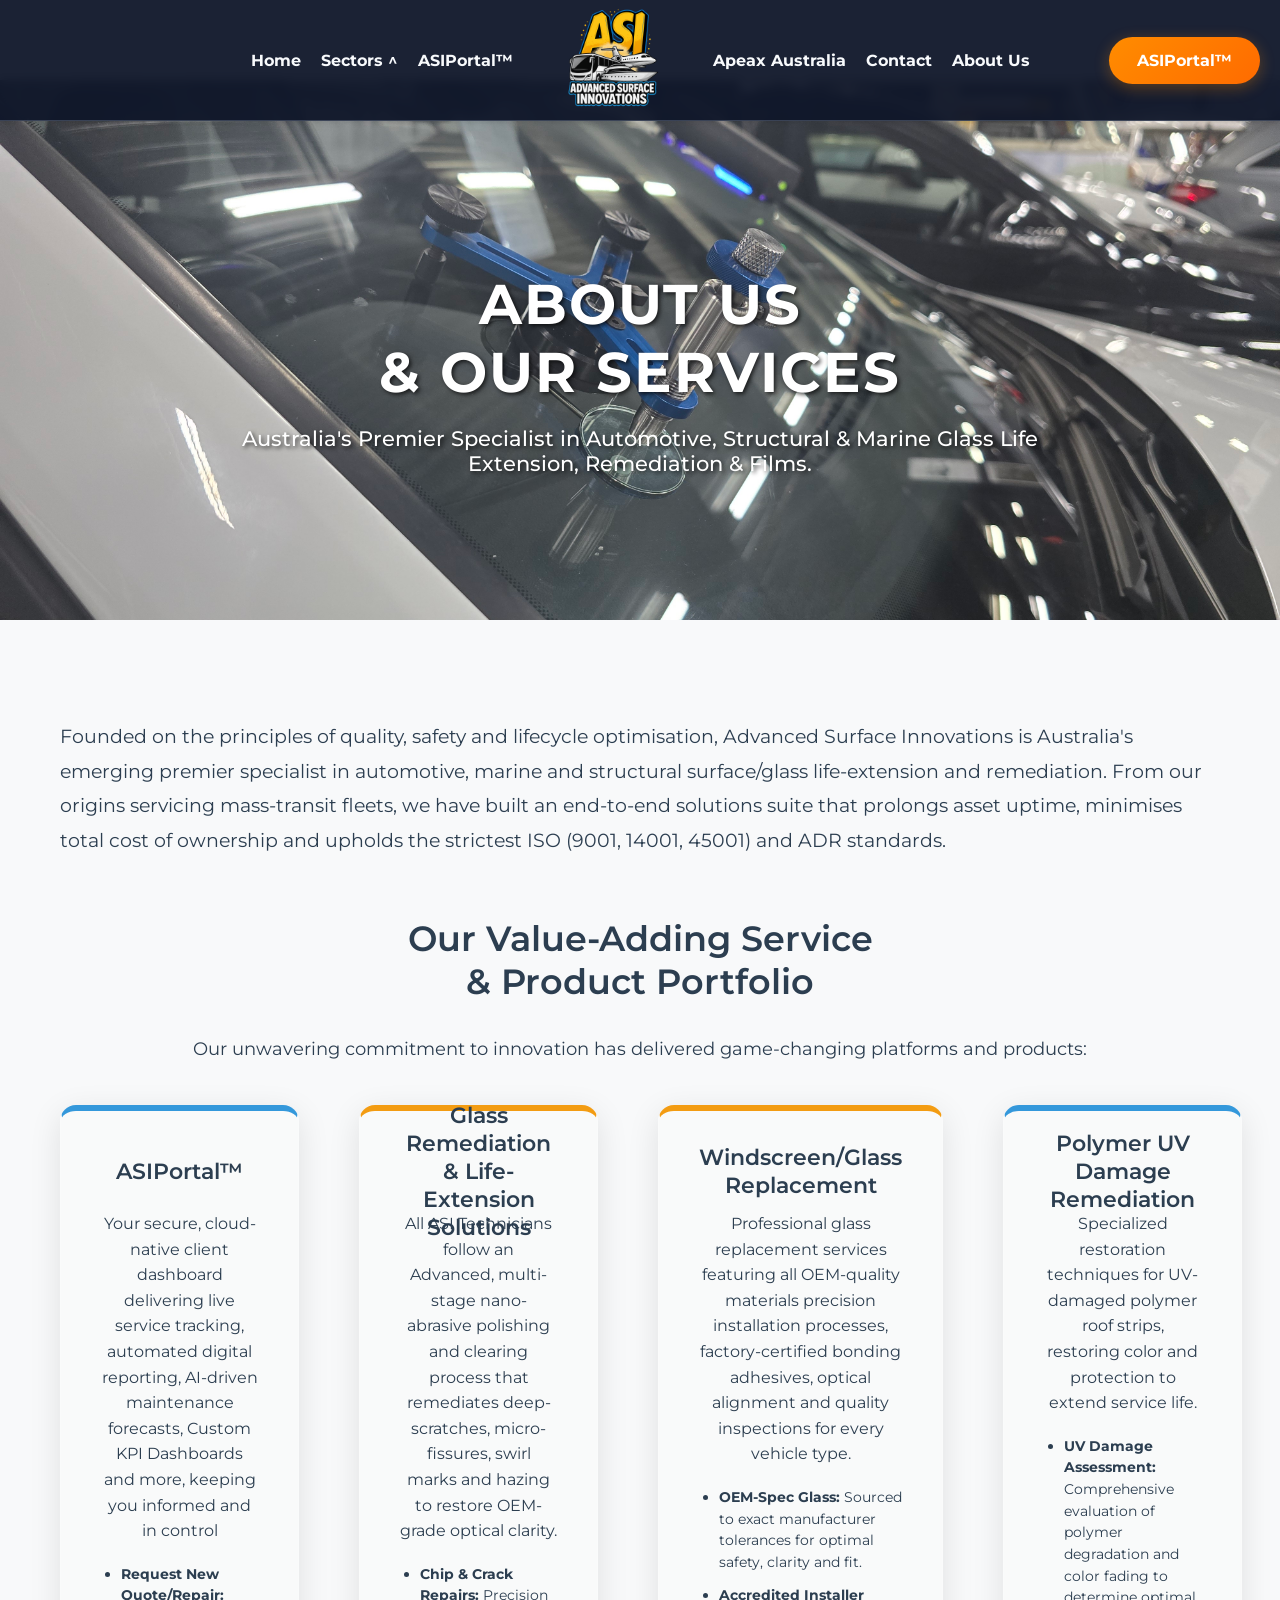
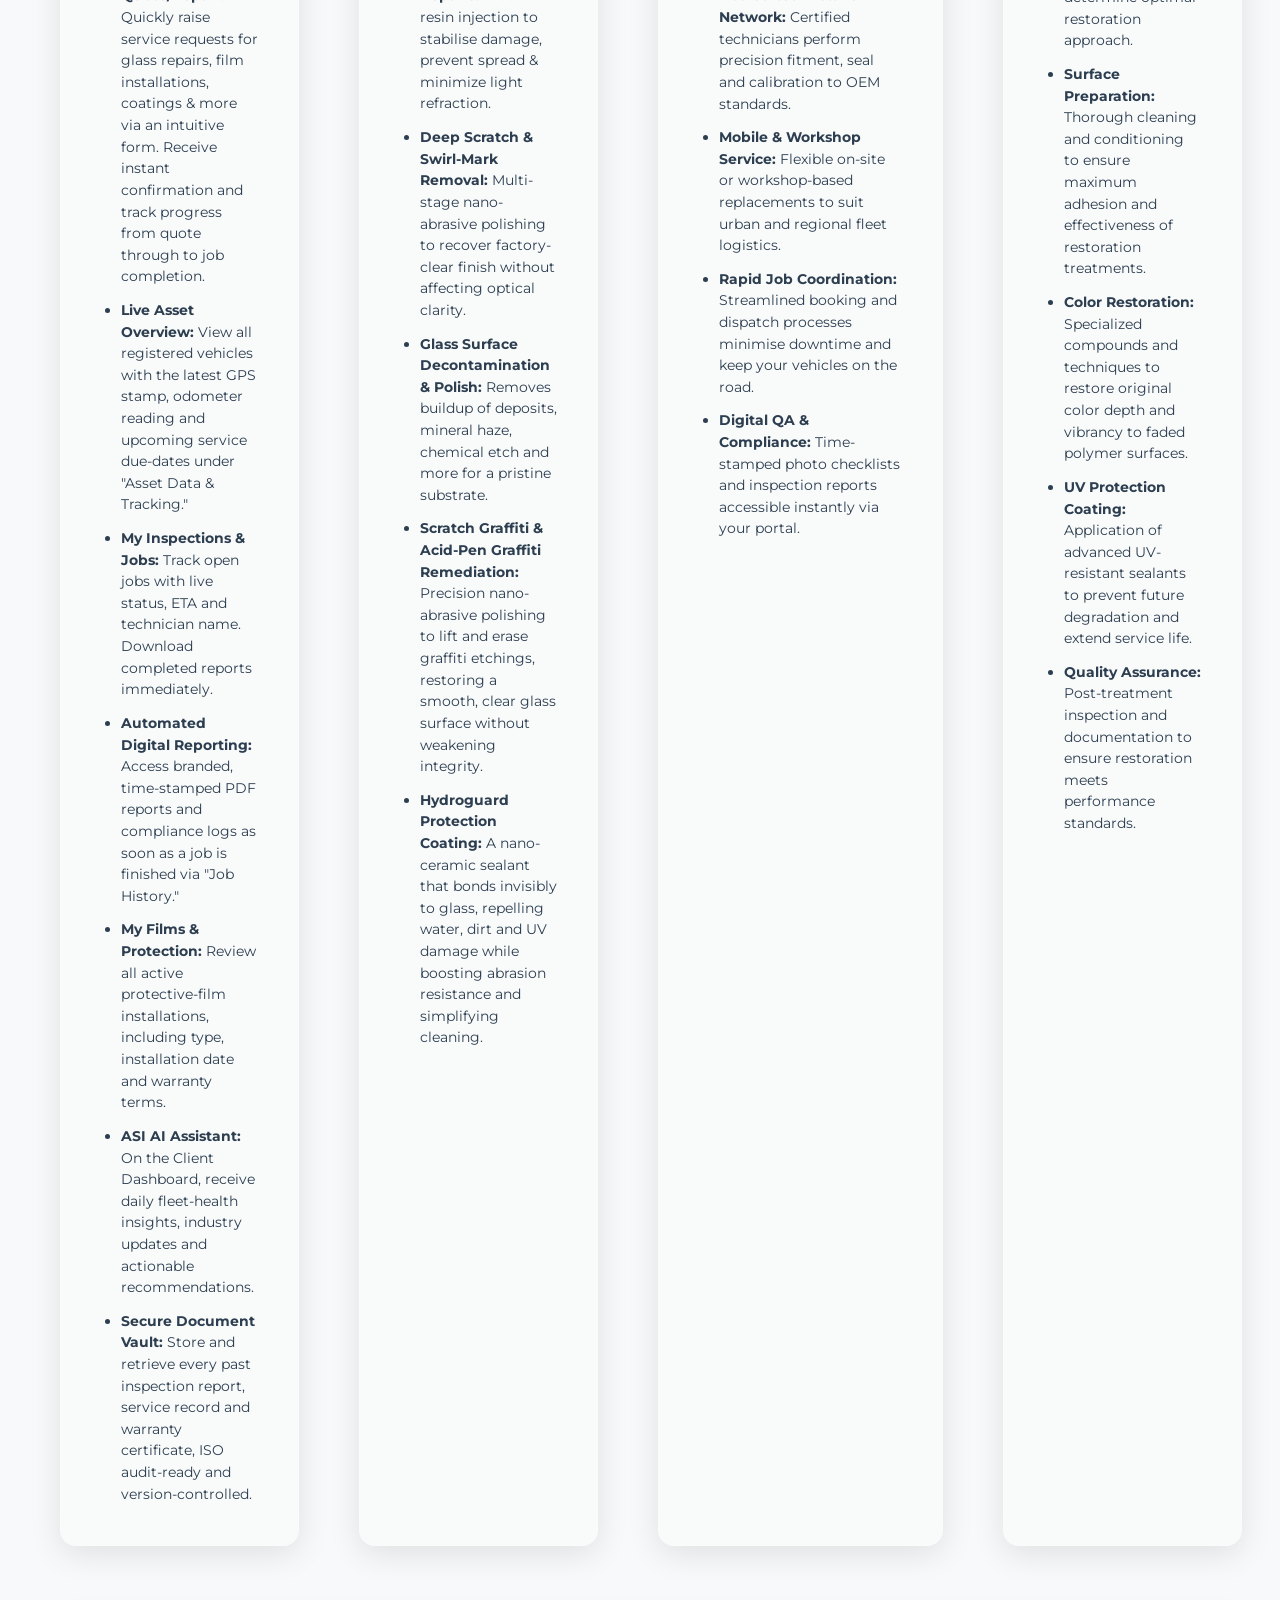
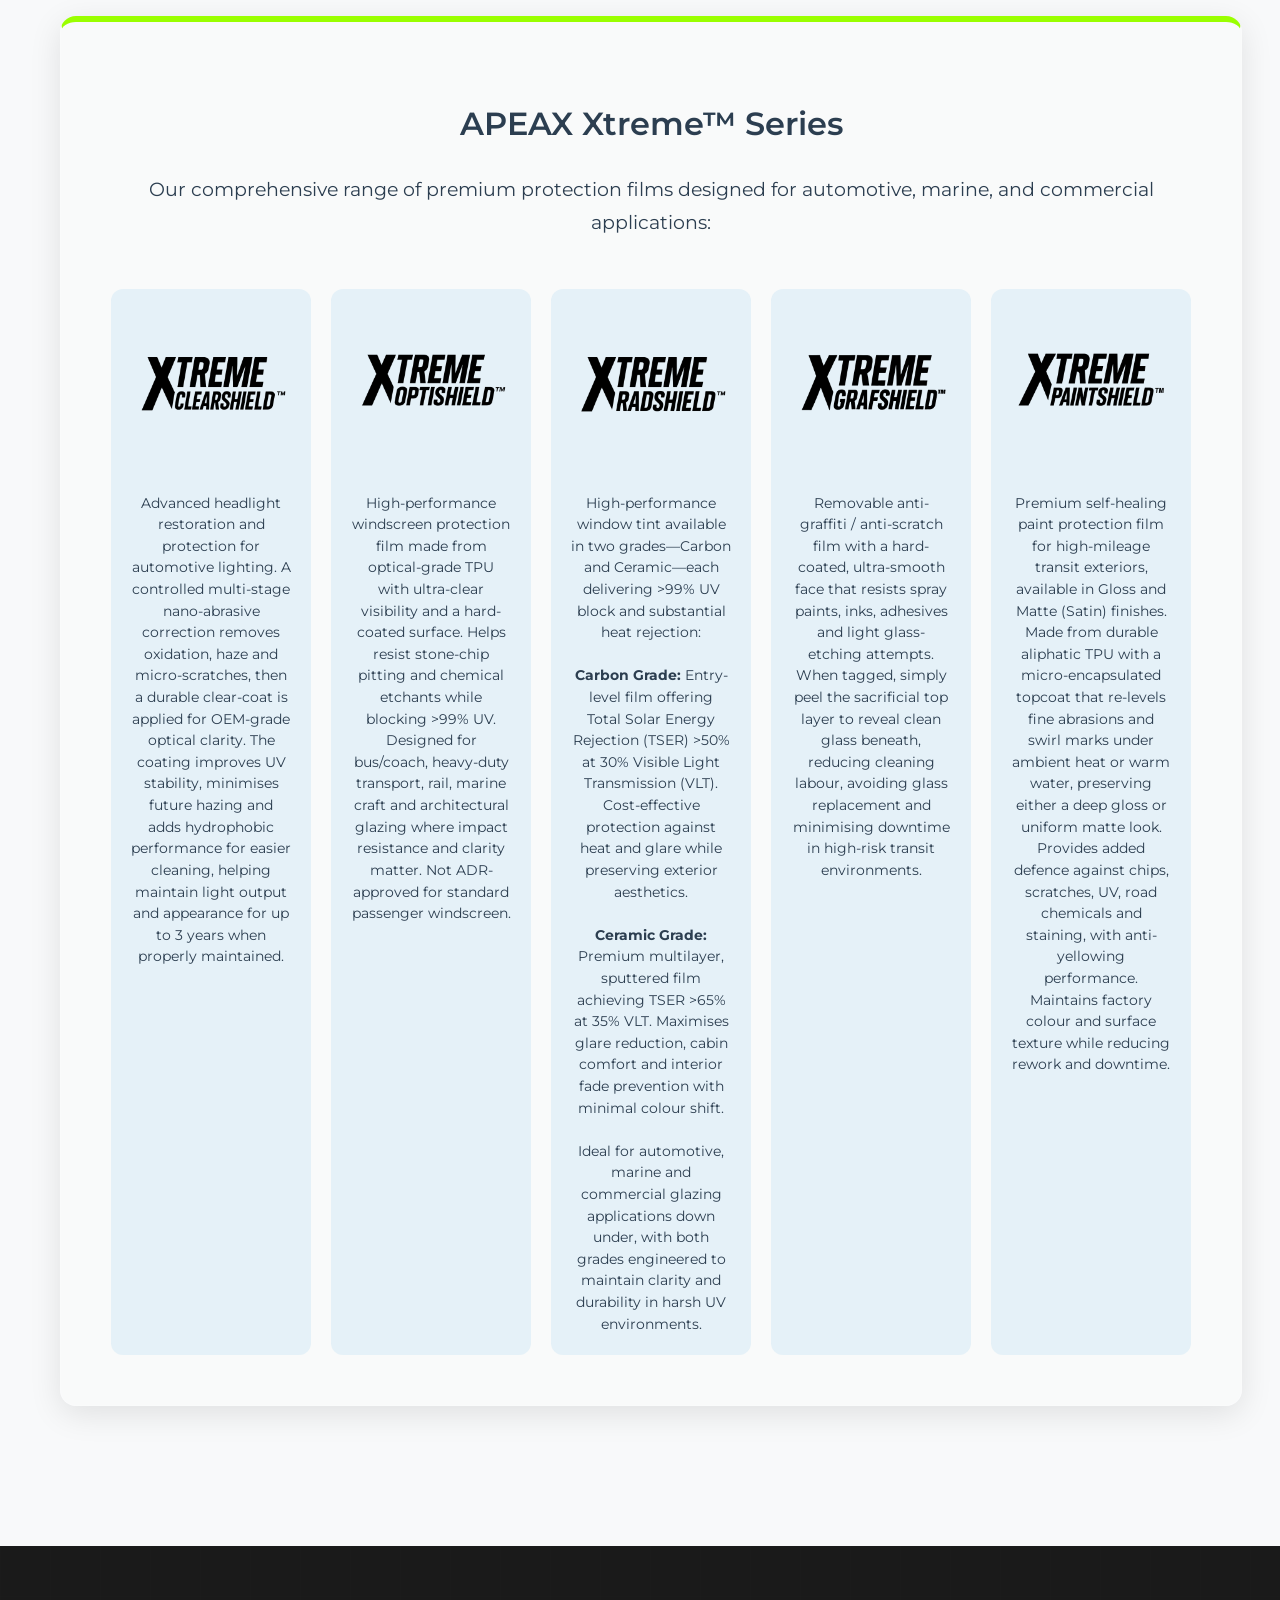
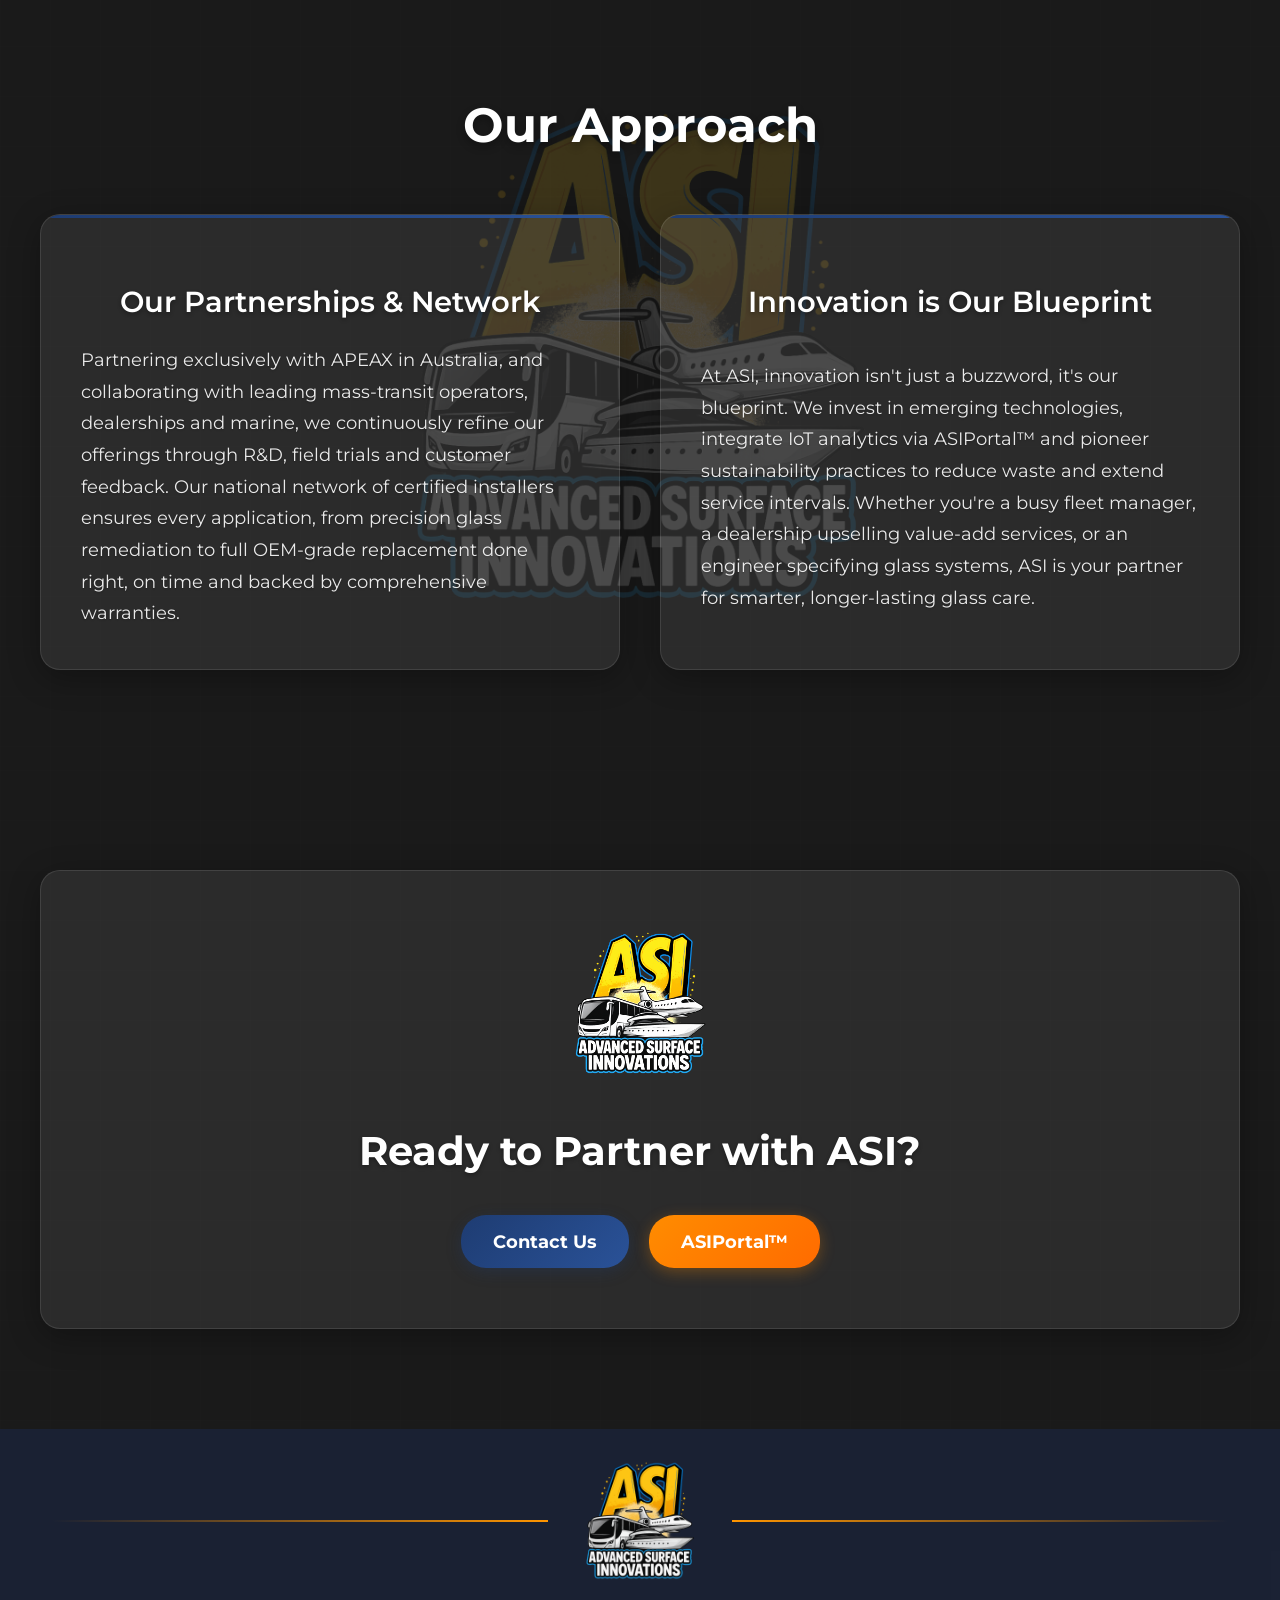
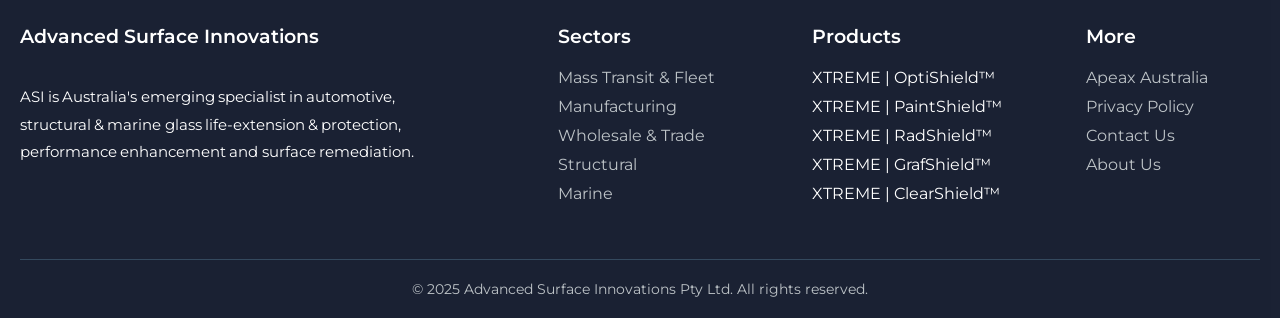
<file: public/about.html>
<!DOCTYPE html>
<html lang="en-AU">
<head>
<!-- Google tag (gtag.js) -->
<script async src="https://www.googletagmanager.com/gtag/js?id=G-4QTZKJSX55"></script>
<script>
  window.dataLayer = window.dataLayer || [];
  function gtag(){dataLayer.push(arguments);}
  gtag('js', new Date());
  gtag('config', 'G-4QTZKJSX55');
</script>
    <meta charset="UTF-8">
    <meta name="viewport" content="width=device-width, initial-scale=1.0">
    <title>About Us | ASI Australia — Advanced Surface Innovations</title>
    <meta name="description" content="About ASI Australia — Advanced Surface Innovations. Specialist glass life-extension, remediation and nano-coating services for fleet, structural and marine sectors.">
    <meta property="og:type" content="website">
    <meta property="og:site_name" content="ASI Australia">
    <meta property="og:title" content="About Us | ASI Australia — Advanced Surface Innovations">
    <meta property="og:description" content="About ASI Australia — Advanced Surface Innovations. Specialist glass life-extension, remediation and nano-coating services for fleet, structural and marine sectors.">
    <meta property="og:url" content="https://asi-australia.com.au/about">
    <meta property="og:image" content="https://asi-australia.com.au/images/asi-logo.png">
    <meta name="twitter:card" content="summary_large_image">
    <link rel="canonical" href="https://asi-australia.com.au/about">
    <link rel="preconnect" href="https://fonts.googleapis.com">
    <link rel="preconnect" href="https://fonts.gstatic.com" crossorigin>
    <link href="https://fonts.googleapis.com/css2?family=Montserrat:wght@400;500;600;700&display=swap" rel="stylesheet">
    <link rel="stylesheet" href="styles/main.css">
    <style>
        /* ASIPortal Theme Override for Navigation */
        .asiportal-navbar {
            position: fixed;
            background: rgba(15, 23, 42, 0.95);
            backdrop-filter: blur(10px);
            border-bottom: 1px solid rgba(148, 163, 184, 0.3);
            top: 0;
            left: 0;
            right: 0;
            z-index: 1000;
            transform: translateY(0);
            transition: transform 0.3s ease;
            will-change: transform;
        }
        
        .asiportal-navbar a {
            color: #f8fafc !important;
            font-weight: bold !important;
            text-decoration: none !important;
            opacity: 1 !important;
            transition: all 0.3s ease !important;
        }
        
        .asiportal-navbar a:hover {
            color: #3b82f6 !important;
            transform: translateY(-1px);
        }
        
        body {
            padding-top: 80px;
        }
        
        /* Dropdown Styles */
        .dropdown {
            position: relative;
            display: inline-block;
        }
        
        .dropdown-content {
            display: none;
            position: absolute;
            background: rgba(15, 23, 42, 0.98);
            backdrop-filter: blur(10px);
            min-width: 220px;
            box-shadow: 0px 8px 16px 0px rgba(0,0,0,0.3);
            z-index: 1001;
            border-radius: 8px;
            border: 1px solid rgba(148, 163, 184, 0.3);
            top: 100%;
            left: 0;
            margin-top: 0px;
            padding-top: 5px;
        }
        
        .dropdown-content a {
            color: #f8fafc !important;
            padding: 12px 16px !important;
            text-decoration: none !important;
            display: block !important;
            font-weight: bold !important;
            transition: all 0.3s ease !important;
        }
        
        .dropdown-content a:hover {
            background: rgba(59, 130, 246, 0.1) !important;
            color: #3b82f6 !important;
            transform: none !important;
        }
        
        .dropdown:hover .dropdown-content,
        .dropdown-content:hover {
            display: block;
        }
        
        .dropdown-arrow {
            margin-left: 5px;
            transition: transform 0.3s ease;
        }
        
        .dropdown:hover .dropdown-arrow {
            transform: rotate(180deg);
        }
    </style>
</head>
<body class="sector-page">
    <!-- Navigation -->
    <nav class="navbar asiportal-navbar" style="display: flex; justify-content: space-between; align-items: center; padding: 0 20px;">
      <div style="flex: 1;"></div>
      <div style="display: flex; align-items: center; gap: 20px;">
        <a href="index.html" style="font-weight: bold; color: #f8fafc !important; text-decoration: none !important;">Home</a>
        <div class="dropdown">
          <a href="sectors.html" style="font-weight: bold; color: #f8fafc !important; text-decoration: none !important; display: flex; align-items: center;">
            Sectors
            <span class="dropdown-arrow" style="font-size: 16px; font-weight: bold;">^</span>
          </a>
          <div class="dropdown-content">
            <a href="mass-transit.html" style="font-weight: bold;">Mass Transit & Fleet</a>
            <a href="manufacturing.html" style="font-weight: bold;">Manufacturing</a>
            <a href="wholesale-trade.html" style="font-weight: bold;">Wholesale & Trade</a>
            <a href="structural.html" style="font-weight: bold;">Structural</a>
            <a href="marine.html" style="font-weight: bold;">Marine</a>
          </div>
        </div>
        <a href="https://hyperportal.online" target="_blank" style="font-weight: bold; color: #f8fafc !important; text-decoration: none !important;">ASIPortal™</a>
        <div style="margin: 0 30px;">
          <img src="images/asi-logo.png" alt="ASI Logo" class="nav-logo-img">
        </div>
        <a href="apeax/index.html" style="font-weight: bold; color: #f8fafc !important; text-decoration: none !important;">Apeax Australia</a>
        <a href="contact.html" style="font-weight: bold; color: #f8fafc !important; text-decoration: none !important;">Contact</a>
        <a href="about.html" style="font-weight: bold; color: #f8fafc !important; text-decoration: none !important;">About Us</a>
      </div>
      <div style="flex: 1; display: flex; justify-content: flex-end;">
        <a href="https://hyperportal.online" target="_blank" style="background: linear-gradient(135deg, #ff8c00, #ff6b00); color: white !important; padding: 14px 28px; border-radius: 25px; text-decoration: none !important; font-weight: bold; font-size: 1rem; display: flex; align-items: center; gap: 8px; transition: all 0.3s ease; box-shadow: 0 4px 15px rgba(255, 140, 0, 0.3); border: none;" onmouseover="this.style.transform='translateY(-2px)'; this.style.boxShadow='0 6px 20px rgba(255, 140, 0, 0.4)'" onmouseout="this.style.transform='translateY(0)'; this.style.boxShadow='0 4px 15px rgba(255, 140, 0, 0.3)'">
          ASIPortal™
        </a>
      </div>
    </nav>

    <!-- Hero Section -->
    <section class="sector-hero about" style="background: url('images/eurohub-golf-repair.jpg') center top/cover no-repeat; display: flex; align-items: center; justify-content: center; min-height: 60vh; text-align: center; color: white; text-shadow: 2px 2px 4px rgba(0,0,0,0.7);">
        <div>
            <h1 style="font-size: 3.5rem; font-weight: 700; margin-bottom: 20px; text-transform: uppercase; letter-spacing: 2px;">About Us<br>& Our Services</h1>
            <p style="font-size: 1.3rem; font-weight: 500; margin: 0; max-width: 800px;">Australia's Premier Specialist in Automotive, Structural & Marine Glass Life Extension, Remediation & Films.</p>
        </div>
    </section>

    <!-- Main Content Section -->
    <section style="padding: 80px 0; background: #f8f9fa;">
        <div class="container" style="max-width: 2000px; margin: 0 auto; padding: 0 60px;">
            
            <!-- Introduction -->
            <div style="margin-bottom: 60px;">
                <p style="font-size: 1.2rem; line-height: 1.8; color: #2c3e50; margin-bottom: 30px;">
                    Founded on the principles of quality, safety and lifecycle optimisation, Advanced Surface Innovations is Australia's emerging premier specialist in automotive, marine and structural surface/glass life-extension and remediation. From our origins servicing mass-transit fleets, we have built an end-to-end solutions suite that prolongs asset uptime, minimises total cost of ownership and upholds the strictest ISO (9001, 14001, 45001) and ADR standards.
                </p>
            </div>

            <!-- Innovation Section -->
            <div style="margin-bottom: 60px;">
                <h2 style="font-size: 2.2rem; color: #2c3e50; font-weight: 600; margin-bottom: 30px; text-align: center;">Our Value-Adding Service<br>& Product Portfolio</h2>
                <p style="font-size: 1.1rem; line-height: 1.8; color: #2c3e50; margin-bottom: 40px; text-align: center;">
                    Our unwavering commitment to innovation has delivered game-changing platforms and products:
                </p>

                <!-- Products Grid - 1x4 Layout for first 4, then full width for Xtreme Series -->
                <div style="display: grid; gap: 30px; max-width: 100%; margin: 0 auto;">
                    
                    <!-- Top Row - 1x4 Grid (4 vertical columns) -->
                    <div style="display: grid; grid-template-columns: repeat(4, 1fr); gap: 60px; margin-bottom: 40px;">
                        
                        <!-- HyperPortal -->
                        <div style="background: rgba(255,255,255,0.15); backdrop-filter: blur(10px); padding: 40px; border-radius: 16px; border-top: 6px solid #3498db; box-shadow: 0 8px 32px rgba(0,0,0,0.1); border-left: 1px solid rgba(255,255,255,0.2); border-right: 1px solid rgba(255,255,255,0.2); border-bottom: 1px solid rgba(255,255,255,0.2); min-height: 560px; display: flex; flex-direction: column;">
                            <h3 style="color: #2c3e50; font-size: 1.4rem; font-weight: 600; margin: 0 0 20px 0; text-align: center; height: 40px; display: flex; align-items: center; justify-content: center;">ASIPortal™</h3>
                            <p style="color: #2c3e50; line-height: 1.6; margin: 0 0 20px 0; font-size: 1rem; text-align: center;">Your secure, cloud-native client dashboard delivering live service tracking, automated digital reporting, AI-driven maintenance forecasts, Custom KPI Dashboards and more, keeping you informed and in control</p>
                            <ul style="color: #2c3e50; font-size: 0.9rem; line-height: 1.5; margin: 0; padding-left: 20px; text-align: left;">
                                <li style="margin-bottom: 12px;"><strong>Request New Quote/Repair:</strong> Quickly raise service requests for glass repairs, film installations, coatings & more via an intuitive form. Receive instant confirmation and track progress from quote through to job completion.</li>
                                <li style="margin-bottom: 12px;"><strong>Live Asset Overview:</strong> View all registered vehicles with the latest GPS stamp, odometer reading and upcoming service due-dates under "Asset Data & Tracking."</li>
                                <li style="margin-bottom: 12px;"><strong>My Inspections & Jobs:</strong> Track open jobs with live status, ETA and technician name. Download completed reports immediately.</li>
                                <li style="margin-bottom: 12px;"><strong>Automated Digital Reporting:</strong> Access branded, time-stamped PDF reports and compliance logs as soon as a job is finished via "Job History."</li>
                                <li style="margin-bottom: 12px;"><strong>My Films & Protection:</strong> Review all active protective-film installations, including type, installation date and warranty terms.</li>
                                <li style="margin-bottom: 12px;"><strong>ASI AI Assistant:</strong> On the Client Dashboard, receive daily fleet-health insights, industry updates and actionable recommendations.</li>
                                <li style="margin-bottom: 0;"><strong>Secure Document Vault:</strong> Store and retrieve every past inspection report, service record and warranty certificate, ISO audit-ready and version-controlled.</li>
                            </ul>
                        </div>

                        <!-- Glass Remediation & Life-Extension Solutions -->
                        <div style="background: rgba(255,255,255,0.15); backdrop-filter: blur(10px); padding: 40px; border-radius: 16px; border-top: 6px solid #f39c12; box-shadow: 0 8px 32px rgba(0,0,0,0.1); border-left: 1px solid rgba(255,255,255,0.2); border-right: 1px solid rgba(255,255,255,0.2); border-bottom: 1px solid rgba(255,255,255,0.2); min-height: 560px; display: flex; flex-direction: column;">
                            <h3 style="color: #2c3e50; font-size: 1.4rem; font-weight: 600; margin: 0 0 20px 0; text-align: center; height: 40px; display: flex; align-items: center; justify-content: center;">Glass Remediation & Life-Extension Solutions</h3>
                            <p style="color: #2c3e50; line-height: 1.6; margin: 0 0 20px 0; font-size: 1rem; text-align: center;">All ASI Technicians follow an Advanced, multi-stage nano-abrasive polishing and clearing process that remediates deep-scratches, micro-fissures, swirl marks and hazing to restore OEM-grade optical clarity.</p>
                            <ul style="color: #2c3e50; font-size: 0.9rem; line-height: 1.5; margin: 0; padding-left: 20px; text-align: left;">
                                <li style="margin-bottom: 12px;"><strong>Chip & Crack Repairs:</strong> Precision resin injection to stabilise damage, prevent spread & minimize light refraction.</li>
                                <li style="margin-bottom: 12px;"><strong>Deep Scratch & Swirl-Mark Removal:</strong> Multi-stage nano-abrasive polishing to recover factory-clear finish without affecting optical clarity.</li>
                                <li style="margin-bottom: 12px;"><strong>Glass Surface Decontamination & Polish:</strong> Removes buildup of deposits, mineral haze, chemical etch and more for a pristine substrate.</li>
                                <li style="margin-bottom: 12px;"><strong>Scratch Graffiti & Acid-Pen Graffiti Remediation:</strong> Precision nano-abrasive polishing to lift and erase graffiti etchings, restoring a smooth, clear glass surface without weakening integrity.</li>
                                <li style="margin-bottom: 0;"><strong>Hydroguard Protection Coating:</strong> A nano-ceramic sealant that bonds invisibly to glass, repelling water, dirt and UV damage while boosting abrasion resistance and simplifying cleaning.</li>
                            </ul>
                        </div>

                        <!-- Windscreen/Glass Replacement -->
                        <div style="background: rgba(255,255,255,0.15); backdrop-filter: blur(10px); padding: 40px; border-radius: 16px; border-top: 6px solid #f39c12; box-shadow: 0 8px 32px rgba(0,0,0,0.1); border-left: 1px solid rgba(255,255,255,0.2); border-right: 1px solid rgba(255,255,255,0.2); border-bottom: 1px solid rgba(255,255,255,0.2); min-height: 560px; display: flex; flex-direction: column;">
                            <h3 style="color: #2c3e50; font-size: 1.4rem; font-weight: 600; margin: 0 0 20px 0; text-align: center; height: 40px; display: flex; align-items: center; justify-content: center;">Windscreen/Glass Replacement</h3>
                            <p style="color: #2c3e50; line-height: 1.6; margin: 0 0 20px 0; font-size: 1rem; text-align: center;">Professional glass replacement services featuring all OEM-quality materials precision installation processes, factory-certified bonding adhesives, optical alignment and quality inspections for every vehicle type.</p>
                            <ul style="color: #2c3e50; font-size: 0.9rem; line-height: 1.5; margin: 0; padding-left: 20px; text-align: left;">
                                <li style="margin-bottom: 12px;"><strong>OEM-Spec Glass:</strong> Sourced to exact manufacturer tolerances for optimal safety, clarity and fit.</li>
                                <li style="margin-bottom: 12px;"><strong>Accredited Installer Network:</strong> Certified technicians perform precision fitment, seal and calibration to OEM standards.</li>
                                <li style="margin-bottom: 12px;"><strong>Mobile & Workshop Service:</strong> Flexible on-site or workshop-based replacements to suit urban and regional fleet logistics.</li>
                                <li style="margin-bottom: 12px;"><strong>Rapid Job Coordination:</strong> Streamlined booking and dispatch processes minimise downtime and keep your vehicles on the road.</li>
                                <li style="margin-bottom: 0;"><strong>Digital QA & Compliance:</strong> Time-stamped photo checklists and inspection reports accessible instantly via your portal.</li>
                            </ul>
                        </div>

                        <!-- Polymer UV Damage Remediation -->
                        <div style="background: rgba(255,255,255,0.15); backdrop-filter: blur(10px); padding: 40px; border-radius: 16px; border-top: 6px solid #3498db; box-shadow: 0 8px 32px rgba(0,0,0,0.1); border-left: 1px solid rgba(255,255,255,0.2); border-right: 1px solid rgba(255,255,255,0.2); border-bottom: 1px solid rgba(255,255,255,0.2); min-height: 560px; display: flex; flex-direction: column;">
                            <h3 style="color: #2c3e50; font-size: 1.4rem; font-weight: 600; margin: 0 0 20px 0; text-align: center; height: 40px; display: flex; align-items: center; justify-content: center;">Polymer UV Damage Remediation</h3>
                            <p style="color: #2c3e50; line-height: 1.6; margin: 0 0 20px 0; font-size: 1rem; text-align: center;">Specialized restoration techniques for UV-damaged polymer roof strips, restoring color and protection to extend service life.</p>
                            <ul style="color: #2c3e50; font-size: 0.9rem; line-height: 1.5; margin: 0; padding-left: 20px; text-align: left;">
                                <li style="margin-bottom: 12px;"><strong>UV Damage Assessment:</strong> Comprehensive evaluation of polymer degradation and color fading to determine optimal restoration approach.</li>
                                <li style="margin-bottom: 12px;"><strong>Surface Preparation:</strong> Thorough cleaning and conditioning to ensure maximum adhesion and effectiveness of restoration treatments.</li>
                                <li style="margin-bottom: 12px;"><strong>Color Restoration:</strong> Specialized compounds and techniques to restore original color depth and vibrancy to faded polymer surfaces.</li>
                                <li style="margin-bottom: 12px;"><strong>UV Protection Coating:</strong> Application of advanced UV-resistant sealants to prevent future degradation and extend service life.</li>
                                <li style="margin-bottom: 0;"><strong>Quality Assurance:</strong> Post-treatment inspection and documentation to ensure restoration meets performance standards.</li>
                            </ul>
                        </div>
                    </div>

                    <!-- Full Width - Xtreme Series -->
                    <div style="background: rgba(255,255,255,0.15); backdrop-filter: blur(10px); padding: 50px; border-radius: 16px; border-top: 6px solid #9AFF00; box-shadow: 0 8px 32px rgba(0,0,0,0.1); border-left: 1px solid rgba(255,255,255,0.2); border-right: 1px solid rgba(255,255,255,0.2); border-bottom: 1px solid rgba(255,255,255,0.2); min-height: 360px; display: flex; flex-direction: column;">
                        <h3 style="color: #2c3e50; font-size: 2rem; font-weight: 600; margin-bottom: 30px; text-align: center;">APEAX Xtreme™ Series</h3>
                        <p style="color: #2c3e50; line-height: 1.7; margin: 0; font-size: 1.2rem; text-align: center; margin-bottom: 30px;">
                            Our comprehensive range of premium protection films designed for automotive, marine, and commercial applications:
                        </p>
                        
                        <!-- Xtreme Series Products Grid -->
                        <div style="display: grid; grid-template-columns: repeat(5, 1fr); gap: 20px; margin-top: 20px;">
                            <div style="text-align: center; padding: 20px; background: rgba(52,152,219,0.1); border-radius: 12px;">
                                <img src="apeax/images/xtremeclearshield_black_transparent.png" alt="ClearShield" style="height: 160px; margin-bottom: 20px; object-fit: contain;">
                                <p style="color: #2c3e50; font-size: 0.9rem; line-height: 1.5; margin: 0;">Advanced headlight restoration and protection for automotive lighting. A controlled multi-stage nano-abrasive correction removes oxidation, haze and micro-scratches, then a durable clear-coat is applied for OEM-grade optical clarity. The coating improves UV stability, minimises future hazing and adds hydrophobic performance for easier cleaning, helping maintain light output and appearance for up to 3 years when properly maintained.</p>
                            </div>
                            <div style="text-align: center; padding: 20px; background: rgba(52,152,219,0.1); border-radius: 12px;">
                                <img src="apeax/images/xtremeoptishield_black_transparent.png" alt="OptiShield" style="height: 160px; margin-bottom: 20px; object-fit: contain;">
                                <p style="color: #2c3e50; font-size: 0.9rem; line-height: 1.5; margin: 0;">High-performance windscreen protection film made from optical-grade TPU with ultra-clear visibility and a hard-coated surface. Helps resist stone-chip pitting and chemical etchants while blocking >99% UV. Designed for bus/coach, heavy-duty transport, rail, marine craft and architectural glazing where impact resistance and clarity matter. Not ADR-approved for standard passenger windscreen.</p>
                            </div>
                            <div style="text-align: center; padding: 20px; background: rgba(52,152,219,0.1); border-radius: 12px;">
                                <img src="apeax/images/xtremeradshield_black_transparent.png" alt="RadShield" style="height: 160px; margin-bottom: 20px; object-fit: contain;">
                                <p style="color: #2c3e50; font-size: 0.9rem; line-height: 1.5; margin: 0;">High-performance window tint available in two grades—Carbon and Ceramic—each delivering >99% UV block and substantial heat rejection:<br><br><strong>Carbon Grade:</strong> Entry-level film offering Total Solar Energy Rejection (TSER) >50% at 30% Visible Light Transmission (VLT). Cost-effective protection against heat and glare while preserving exterior aesthetics.<br><br><strong>Ceramic Grade:</strong> Premium multilayer, sputtered film achieving TSER >65% at 35% VLT. Maximises glare reduction, cabin comfort and interior fade prevention with minimal colour shift.<br><br>Ideal for automotive, marine and commercial glazing applications down under, with both grades engineered to maintain clarity and durability in harsh UV environments.</p>
                            </div>
                            <div style="text-align: center; padding: 20px; background: rgba(52,152,219,0.1); border-radius: 12px;">
                                <img src="apeax/images/xtremegrafshield_black_transparent.png" alt="GrafShield" style="height: 160px; margin-bottom: 20px; object-fit: contain;">
                                <p style="color: #2c3e50; font-size: 0.9rem; line-height: 1.5; margin: 0;">Removable anti-graffiti / anti-scratch film with a hard-coated, ultra-smooth face that resists spray paints, inks, adhesives and light glass-etching attempts. When tagged, simply peel the sacrificial top layer to reveal clean glass beneath, reducing cleaning labour, avoiding glass replacement and minimising downtime in high-risk transit environments.</p>
                            </div>
                            <div style="text-align: center; padding: 20px; background: rgba(52,152,219,0.1); border-radius: 12px;">
                                <img src="apeax/images/xtremepaintshield_black_transparent.png" alt="PaintShield" style="height: 160px; margin-bottom: 20px; object-fit: contain;">
                                <p style="color: #2c3e50; font-size: 0.9rem; line-height: 1.5; margin: 0;">Premium self-healing paint protection film for high-mileage transit exteriors, available in Gloss and Matte (Satin) finishes. Made from durable aliphatic TPU with a micro-encapsulated topcoat that re-levels fine abrasions and swirl marks under ambient heat or warm water, preserving either a deep gloss or uniform matte look. Provides added defence against chips, scratches, UV, road chemicals and staining, with anti-yellowing performance. Maintains factory colour and surface texture while reducing rework and downtime.</p>
                            </div>
                        </div>
                    </div>
                </div>
            </div>
        </div>
    </section>



    <!-- Partnership & Innovation Section - Full Width -->
    <section style="background: #1a1a1a; padding: 100px 0; position: relative; overflow: hidden; width: 100vw; margin-left: calc(-50vw + 50%);">
        
        <!-- ASI Logo Background - Dimmed -->
        <div style="position: absolute; top: 50%; left: 50%; transform: translate(-50%, -50%); width: 500px; height: 500px; pointer-events: none; opacity: 0.15;">
            <img src="images/asi-logo.png" alt="" style="width: 100%; height: 100%; object-fit: contain;">
        </div>
        
        <!-- Simplified Background Pattern -->
        <div style="position: absolute; top: 0; left: 0; width: 100%; height: 100%; pointer-events: none; opacity: 0.05;">
            <div style="position: absolute; top: 0; left: 0; width: 100%; height: 100%; background-image: linear-gradient(rgba(255,255,255,0.1) 1px, transparent 1px), linear-gradient(90deg, rgba(255,255,255,0.1) 1px, transparent 1px); background-size: 50px 50px;"></div>
        </div>

        <div style="max-width: 1400px; position: relative; z-index: 2; margin: 0 auto; padding: 0 40px;">
            <h2 style="color: white; text-align: center; font-size: 3em; font-weight: 700; margin-bottom: 60px; text-shadow: 0 4px 8px rgba(0,0,0,0.3);">Our Approach</h2>
            
            <!-- Two Large Glassmorphism Cards -->
            <div style="display: grid; grid-template-columns: 1fr 1fr; gap: 40px;">
                



                <!-- Partnership Card -->
                <div style="background: rgba(255,255,255,0.08); backdrop-filter: blur(10px); padding: 40px; border-radius: 20px; box-shadow: 0 8px 32px rgba(0,0,0,0.3); border: 1px solid rgba(255,255,255,0.1); position: relative; overflow: hidden; min-height: 350px; display: flex; flex-direction: column; transition: all 0.3s ease;" 
                     onmouseover="this.style.border='1px solid rgba(52,152,219,0.3)';" 
                     onmouseout="this.style.border='1px solid rgba(255,255,255,0.1)';">
                    
                    <!-- Top accent line -->
                    <div style="position: absolute; top: 0; left: 0; right: 0; height: 3px; background: linear-gradient(90deg, #1e3c72, #2a5298); border-radius: 20px 20px 0 0;"></div>
                    
                    <h3 style="color: white; font-size: 1.8rem; font-weight: 600; margin-bottom: 25px; text-align: center; text-shadow: 0 2px 4px rgba(0,0,0,0.3);">Our Partnerships & Network</h3>
                    <p style="color: rgba(255,255,255,0.9); line-height: 1.8; font-size: 1.1rem; margin: 0; flex-grow: 1; display: flex; align-items: center; text-shadow: 0 1px 2px rgba(0,0,0,0.2);">
                        Partnering exclusively with APEAX in Australia, and collaborating with leading mass-transit operators, dealerships and marine, we continuously refine our offerings through R&D, field trials and customer feedback. Our national network of certified installers ensures every application, from precision glass remediation to full OEM-grade replacement done right, on time and backed by comprehensive warranties.
                    </p>
                </div>



                <!-- Innovation Card -->
                <div style="background: rgba(255,255,255,0.08); backdrop-filter: blur(10px); padding: 40px; border-radius: 20px; box-shadow: 0 8px 32px rgba(0,0,0,0.3); border: 1px solid rgba(255,255,255,0.1); position: relative; overflow: hidden; min-height: 350px; display: flex; flex-direction: column; transition: all 0.3s ease;" 
                     onmouseover="this.style.border='1px solid rgba(52,152,219,0.3)';" 
                     onmouseout="this.style.border='1px solid rgba(255,255,255,0.1)';">
                    

                    <!-- Top accent line -->
                    <div style="position: absolute; top: 0; left: 0; right: 0; height: 3px; background: linear-gradient(90deg, #1e3c72, #2a5298); border-radius: 20px 20px 0 0;"></div>
                    
                    <h3 style="color: white; font-size: 1.8rem; font-weight: 600; margin-bottom: 25px; text-align: center; text-shadow: 0 2px 4px rgba(0,0,0,0.3);">Innovation is Our Blueprint</h3>
                    <p style="color: rgba(255,255,255,0.9); line-height: 1.8; font-size: 1.1rem; margin: 0; flex-grow: 1; display: flex; align-items: center; text-shadow: 0 1px 2px rgba(0,0,0,0.2);">
                        At ASI, innovation isn't just a buzzword, it's our blueprint. We invest in emerging technologies, integrate IoT analytics via ASIPortal™ and pioneer sustainability practices to reduce waste and extend service intervals. Whether you're a busy fleet manager, a dealership upselling value-add services, or an engineer specifying glass systems, ASI is your partner for smarter, longer-lasting glass care.
                    </p>
                </div>
            </div>

        </div>
    </section>

    <!-- CTA Section -->
    <section style="background: #1a1a1a; padding: 100px 0; position: relative; overflow: hidden;">
        
        <!-- Background Pattern -->
        <div style="position: absolute; top: 0; left: 0; width: 100%; height: 100%; pointer-events: none; opacity: 0.05;">
            <div style="position: absolute; top: 0; left: 0; width: 100%; height: 100%; background-image: linear-gradient(rgba(255,255,255,0.1) 1px, transparent 1px), linear-gradient(90deg, rgba(255,255,255,0.1) 1px, transparent 1px); background-size: 50px 50px;"></div>
        </div>

        <div style="max-width: 1200px; margin: 0 auto; padding: 0 40px; position: relative; z-index: 2;">
            <div style="background: rgba(255,255,255,0.08); backdrop-filter: blur(10px); padding: 60px; border-radius: 20px; box-shadow: 0 8px 32px rgba(0,0,0,0.3); border: 1px solid rgba(255,255,255,0.1); text-align: center; position: relative; overflow: hidden;">
                
                
                <!-- ASI Logo -->
                <div style="margin-bottom: 40px;">
                    <img src="images/asi-logo.png" alt="ASI Logo" style="height: 145px; filter: brightness(1.2); object-fit: contain; object-position: center; background: transparent; padding: 0; margin: 0; display: block; margin-left: auto; margin-right: auto;">
                </div>
                
                <h2 style="color: white; font-size: 2.5rem; font-weight: 700; margin-bottom: 40px; text-shadow: 0 2px 4px rgba(0,0,0,0.3);">Ready to Partner with ASI?</h2>
                
                <div style="display: flex; gap: 20px; justify-content: center; flex-wrap: wrap;">
                    <a href="contact.html" style="background: linear-gradient(135deg, #1e3c72, #2a5298); color: white !important; padding: 16px 32px; border-radius: 25px; text-decoration: none !important; font-weight: bold; font-size: 1.1rem; display: inline-flex; align-items: center; gap: 8px; transition: all 0.3s ease; box-shadow: 0 4px 15px rgba(30, 60, 114, 0.3); border: none;" onmouseover="this.style.transform='translateY(-2px)'; this.style.boxShadow='0 6px 20px rgba(30, 60, 114, 0.4)'" onmouseout="this.style.transform='translateY(0)'; this.style.boxShadow='0 4px 15px rgba(30, 60, 114, 0.3)'">
                        Contact Us
                    </a>
                    <a href="https://hyperportal.online" target="_blank" style="background: linear-gradient(135deg, #ff8c00, #ff6b00); color: white !important; padding: 16px 32px; border-radius: 25px; text-decoration: none !important; font-weight: bold; font-size: 1.1rem; display: inline-flex; align-items: center; gap: 8px; transition: all 0.3s ease; box-shadow: 0 4px 15px rgba(255, 140, 0, 0.3); border: none;" onmouseover="this.style.transform='translateY(-2px)'; this.style.boxShadow='0 6px 20px rgba(255, 140, 0, 0.4)'" onmouseout="this.style.transform='translateY(0)'; this.style.boxShadow='0 4px 15px rgba(255, 140, 0, 0.3)'">
                        ASIPortal™
                    </a>
                </div>
            </div>
        </div>
    </section>

    <!-- Footer -->
    <footer class="footer" style="background: rgba(15, 23, 42, 0.95); margin-top: 0; border-top: none; padding-top: 0;">
        <div style="width: 100%; padding: 32px 0 24px 0; display: flex; align-items: center; justify-content: center; flex-direction: row; gap: 32px;">
            <div style="flex: 1; height: 2px; background: linear-gradient(to right, transparent 0%, #ff9500 100%); max-width: 40%;"></div>
            <div style="flex: none; display: flex; align-items: center; justify-content: center;">
                <img src="images/asi-logo.png" alt="ASI Logo" style="height: 120px; width: auto; display: block;">
            </div>
            <div style="flex: 1; height: 2px; background: linear-gradient(to left, transparent 0%, #ff9500 100%); max-width: 40%;"></div>
        </div>
        <div class="footer-content" style="display: flex; flex-direction: row; justify-content: space-between; align-items: flex-start; gap: 40px; max-width: 1600px; margin: 0 auto; width: 100%;">
            <div class="footer-section" style="flex: 1 1 420px; min-width: 320px; max-width: 520px; margin-right: 64px; display: flex; flex-direction: column; align-items: flex-start;">
                <h3>Advanced Surface Innovations</h3>
                <p style="margin-bottom: 0; max-width: 420px; line-height: 1.8; font-size: 0.95rem; word-spacing: -0.05em;">
                    ASI is Australia's emerging specialist in automotive, structural &amp; marine glass life-extension &amp; protection, performance enhancement and surface remediation.
                </p>
            </div>
            <div class="footer-section" style="flex: 1 1 200px; min-width: 180px;">
                <h3>Sectors</h3>
                <ul>
                    <li><a href="mass-transit.html">Mass Transit & Fleet</a></li>
                    <li><a href="manufacturing.html">Manufacturing</a></li>
                    <li><a href="wholesale-trade.html">Wholesale & Trade</a></li>
                    <li><a href="structural.html">Structural</a></li>
                    <li><a href="marine.html">Marine</a></li>
                </ul>
            </div>
            <div class="footer-section" style="flex: 1 1 220px; min-width: 200px;">
                <h3>Products</h3>
                <ul>
                    <li>XTREME | OptiShield™</li>
                    <li>XTREME | PaintShield™</li>
                    <li>XTREME | RadShield™</li>
                    <li>XTREME | GrafShield™</li>
                    <li>XTREME | ClearShield™</li>
                </ul>
            </div>
            <div class="footer-section" style="flex: 1 1 160px; min-width: 140px;">
                <h3>More</h3>
                <ul>
                    <li><a href="apeax/index.html">Apeax Australia</a></li>
                    <li><a href="privacy-policy.html">Privacy Policy</a></li>
                    <li><a href="contact.html">Contact Us</a></li>
                    <li><a href="about.html">About Us</a></li>
                </ul>
            </div>
        </div>
        <div class="footer-bottom">
            <p>&copy; 2025 Advanced Surface Innovations Pty Ltd. All rights reserved.</p>
        </div>
    </footer>
</body>
</html>
</file>
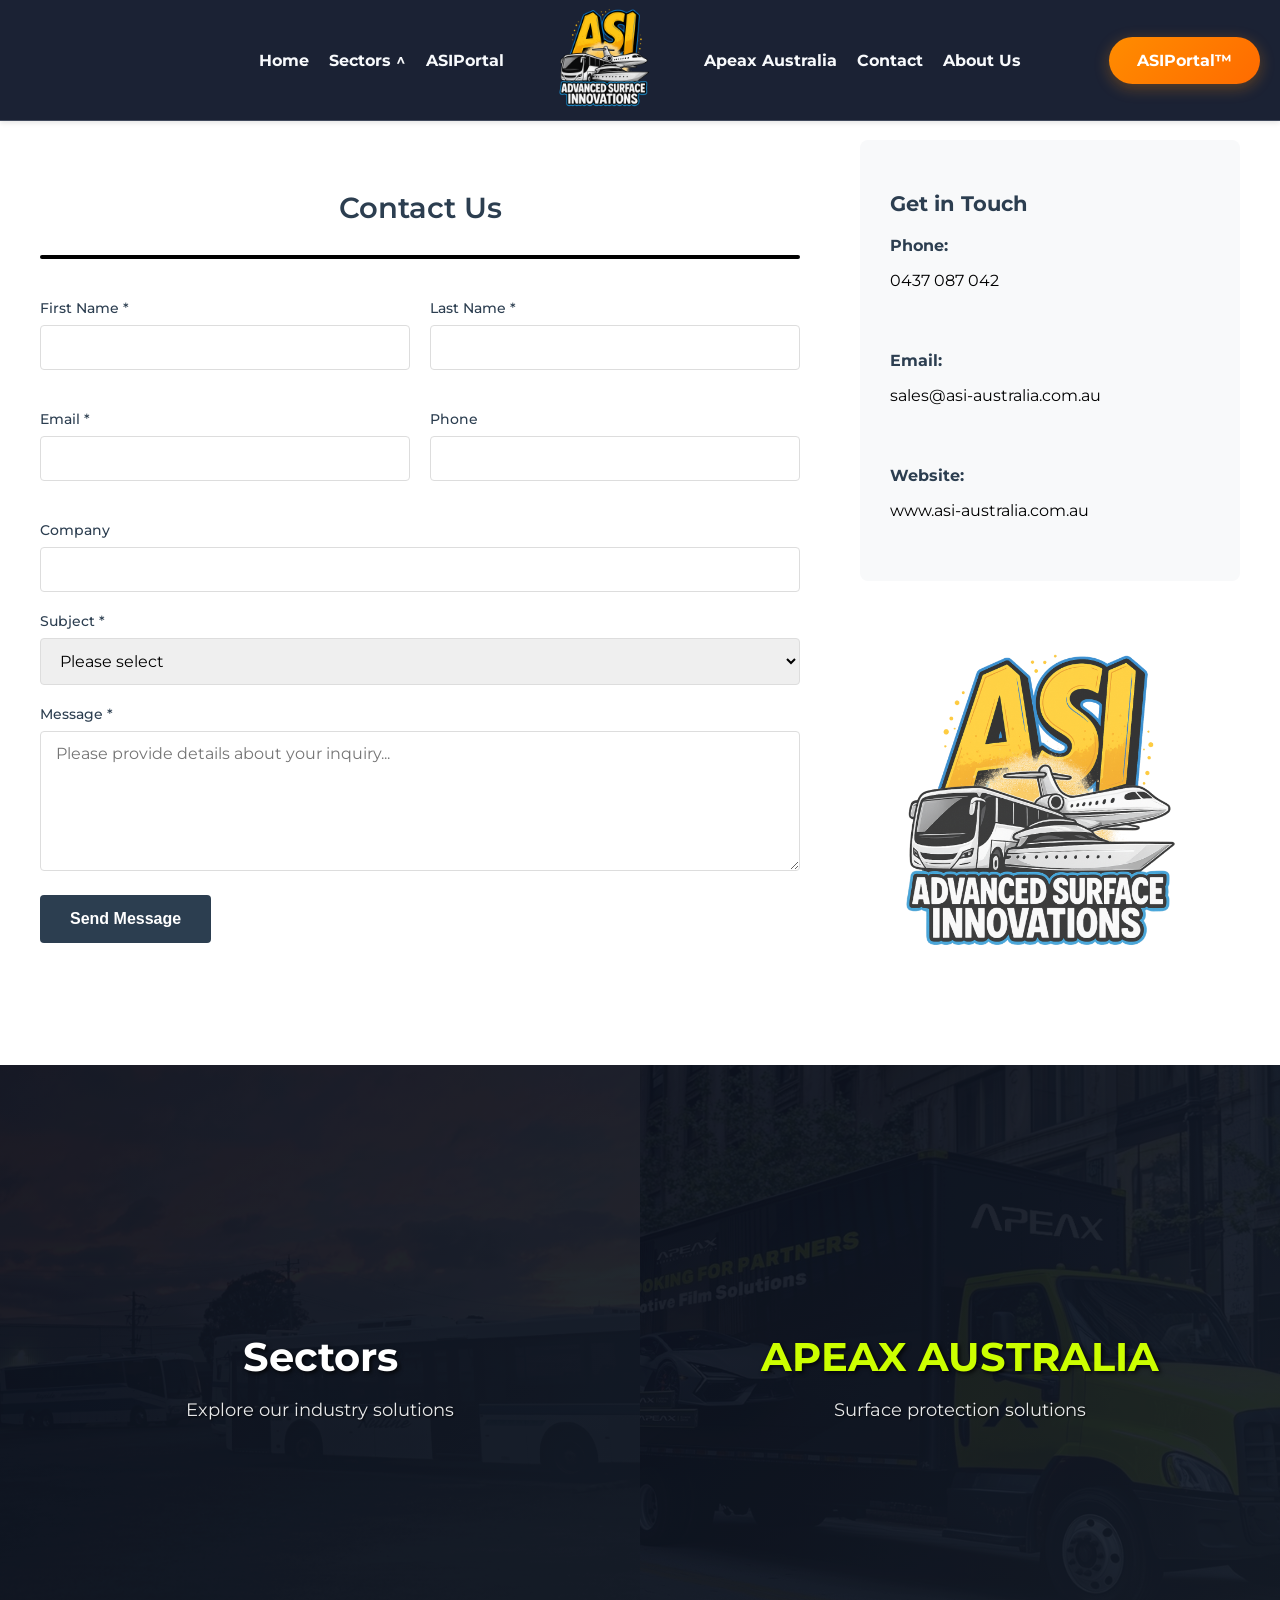
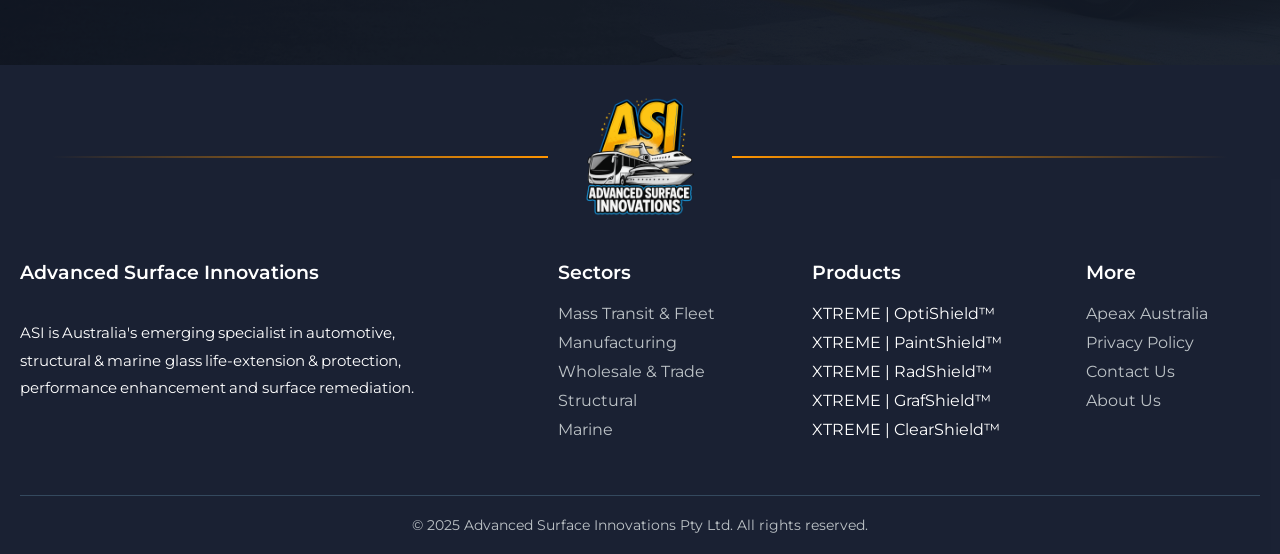
<file: public/contact.html>
<!DOCTYPE html>
<html lang="en-AU">
<head>
<!-- Google tag (gtag.js) -->
<script async src="https://www.googletagmanager.com/gtag/js?id=G-4QTZKJSX55"></script>
<script>
  window.dataLayer = window.dataLayer || [];
  function gtag(){dataLayer.push(arguments);}
  gtag('js', new Date());
  gtag('config', 'G-4QTZKJSX55');
</script>
    <meta charset="UTF-8">
    <meta name="viewport" content="width=device-width, initial-scale=1.0">
    <title>Contact Us | ASI Australia</title>
    <meta name="description" content="Contact ASI Australia for glass remediation, protection films and surface coating services. Serving Melbourne Metro and Regional Victoria. Call 0437 087 042.">
    <meta property="og:type" content="website">
    <meta property="og:site_name" content="ASI Australia">
    <meta property="og:title" content="Contact Us | ASI Australia">
    <meta property="og:description" content="Contact ASI Australia for glass remediation, protection films and surface coating services. Serving Melbourne Metro and Regional Victoria. Call 0437 087 042.">
    <meta property="og:url" content="https://asi-australia.com.au/contact">
    <meta property="og:image" content="https://asi-australia.com.au/images/asi-logo.png">
    <meta name="twitter:card" content="summary_large_image">
    <link rel="canonical" href="https://asi-australia.com.au/contact">
    <link rel="preconnect" href="https://fonts.googleapis.com">
    <link rel="preconnect" href="https://fonts.gstatic.com" crossorigin>
    <link href="https://fonts.googleapis.com/css2?family=Montserrat:wght@400;500;600;700&display=swap" rel="stylesheet">
    <link rel="stylesheet" href="styles/main.css">
    <style>
        /* ASIPortal Theme Override for Navigation */
        .asiportal-navbar {
            background: rgba(15, 23, 42, 0.95);
            backdrop-filter: blur(10px);
            border-bottom: 1px solid rgba(148, 163, 184, 0.3);
            position: fixed;
            top: 0;
            left: 0;
            right: 0;
            z-index: 1000;
            transform: translateY(0);
            transition: transform 0.3s ease;
            will-change: transform;
        }
        
        .asiportal-navbar a {
            color: #f8fafc !important;
            font-weight: bold !important;
            text-decoration: none !important;
            opacity: 1 !important;
            transition: all 0.3s ease !important;
        }
        
        .asiportal-navbar a:hover {
            color: #3b82f6 !important;
            transform: translateY(-1px);
        }
        
        body {
            padding-top: 80px;
        }
        
        /* Dropdown Styles */
        .dropdown {
            position: relative;
            display: inline-block;
        }
        
        .dropdown-content {
            display: none;
            position: absolute;
            background: rgba(15, 23, 42, 0.98);
            backdrop-filter: blur(10px);
            min-width: 220px;
            box-shadow: 0px 8px 16px 0px rgba(0,0,0,0.3);
            z-index: 1001;
            border-radius: 8px;
            border: 1px solid rgba(148, 163, 184, 0.3);
            top: 100%;
            left: 0;
            margin-top: 0px;
            padding-top: 5px;
        }
        
        .dropdown-content a {
            color: #f8fafc !important;
            padding: 12px 16px !important;
            text-decoration: none !important;
            display: block !important;
            font-weight: bold !important;
            transition: all 0.3s ease !important;
        }
        
        .dropdown-content a:hover {
            background: rgba(59, 130, 246, 0.1) !important;
            color: #3b82f6 !important;
            transform: none !important;
        }
        
        .dropdown:hover .dropdown-content,
        .dropdown-content:hover {
            display: block;
        }
        
        .dropdown-arrow {
            margin-left: 5px;
            transition: transform 0.3s ease;
        }
        
        .dropdown:hover .dropdown-arrow {
            transform: rotate(180deg);
        }
    </style>
</head>
<body>
    <!-- Navigation -->
    <nav class="navbar asiportal-navbar" style="display: flex; justify-content: space-between; align-items: center; padding: 0 20px;">
      <div style="flex: 1;"></div>
      <div style="display: flex; align-items: center; gap: 20px;">
        <a href="index.html" style="font-weight: bold; color: #f8fafc !important; text-decoration: none !important;">Home</a>
        <div class="dropdown">
          <a href="sectors.html" style="font-weight: bold; color: #f8fafc !important; text-decoration: none !important; display: flex; align-items: center;">
            Sectors
            <span class="dropdown-arrow" style="font-size: 16px; font-weight: bold;">^</span>
          </a>
          <div class="dropdown-content">
            <a href="mass-transit.html" style="font-weight: bold;">Mass Transit & Fleet</a>
            <a href="manufacturing.html" style="font-weight: bold;">Manufacturing</a>
            <a href="wholesale-trade.html" style="font-weight: bold;">Wholesale & Trade</a>
            <a href="structural.html" style="font-weight: bold;">Structural</a>
            <a href="marine.html" style="font-weight: bold;">Marine</a>
          </div>
        </div>
        <a href="https://hyperportal.online" target="_blank" style="font-weight: bold; color: #f8fafc !important; text-decoration: none !important;">ASIPortal</a>
        <div style="margin: 0 30px;">
          <img src="images/asi-logo.png" alt="ASI Logo" class="nav-logo-img">
        </div>
        <a href="apeax/index.html" style="font-weight: bold; color: #f8fafc !important; text-decoration: none !important;">Apeax Australia</a>
        <a href="contact.html" style="font-weight: bold; color: #f8fafc !important; text-decoration: none !important;">Contact</a>
        <a href="about.html" style="font-weight: bold; color: #f8fafc !important; text-decoration: none !important;">About Us</a>
      </div>
      <div style="flex: 1; display: flex; justify-content: flex-end;">
        <a href="https://hyperportal.online" target="_blank" style="background: linear-gradient(135deg, #ff8c00, #ff6b00); color: white !important; padding: 14px 28px; border-radius: 25px; text-decoration: none !important; font-weight: bold; font-size: 1rem; display: flex; align-items: center; gap: 8px; transition: all 0.3s ease; box-shadow: 0 4px 15px rgba(255, 140, 0, 0.3); border: none;" onmouseover="this.style.transform='translateY(-2px)'; this.style.boxShadow='0 6px 20px rgba(255, 140, 0, 0.4)'" onmouseout="this.style.transform='translateY(0)'; this.style.boxShadow='0 4px 15px rgba(255, 140, 0, 0.3)'">
          ASIPortal™
        </a>
      </div>
    </nav>

    <!-- Contact Content -->
    <section class="contact-content">
        <div class="contact-wrapper">
            <!-- Contact Form -->
            <div class="contact-form-section">
                <div class="form-header">
                    <h2>Contact Us</h2>
                    <div class="form-divider"></div>
                </div>
                <form class="contact-form">
                    <div class="form-row">
                        <div class="form-group">
                            <label for="firstName">First Name *</label>
                            <input type="text" id="firstName" name="firstName" required>
                        </div>
                        <div class="form-group">
                            <label for="lastName">Last Name *</label>
                            <input type="text" id="lastName" name="lastName" required>
                        </div>
                    </div>
                    
                    <div class="form-row">
                        <div class="form-group">
                            <label for="email">Email *</label>
                            <input type="email" id="email" name="email" required>
                        </div>
                        <div class="form-group">
                            <label for="phone">Phone</label>
                            <input type="tel" id="phone" name="phone">
                        </div>
                    </div>

                    <div class="form-group">
                        <label for="company">Company</label>
                        <input type="text" id="company" name="company">
                    </div>

                    <div class="form-group">
                        <label for="subject">Subject *</label>
                        <select id="subject" name="subject" required>
                            <option value="">Please select</option>
                            <option value="general">General Inquiry</option>
                            <option value="quote">Request Quote</option>
                            <option value="mass-transit">Mass-Transit & Fleets</option>
                            <option value="manufacturing">Manufacturing</option>
                            <option value="wholesale">Wholesale & Trade</option>
                            <option value="structural">Structural</option>
                            <option value="marine">Marine</option>
                            <option value="support">Technical Support</option>
                        </select>
                    </div>

                    <div class="form-group">
                        <label for="message">Message *</label>
                        <textarea id="message" name="message" rows="6" required placeholder="Please provide details about your inquiry..."></textarea>
                    </div>

                    <button type="submit" class="submit-btn">Send Message</button>
                </form>
            </div>

            <!-- Contact Information -->
            <div class="contact-info-section">
                <div class="contact-info-card">
                    <h3>Get in Touch</h3>
                    <div class="contact-details">
                        <div class="contact-detail">
                            <strong>Phone:</strong>
                            <p>0437 087 042</p>
                        </div>
                        <div class="contact-detail">
                            <strong>Email:</strong>
                               <p>sales@asi-australia.com.au</p>
                        </div>
                        <div class="contact-detail">
                            <strong>Website:</strong>
                               <p>www.asi-australia.com.au</p>
                        </div>
                    </div>
                </div>

                <div class="contact-info-card" style="background: transparent;">
                    <div class="logo-display">
                        <img src="images/asi-logo.png" alt="ASI Logo" class="contact-h-logo" style="max-width: 300px;">
                    </div>
                </div>
            </div>
        </div>
    </section>

    <!-- Hero Banner Section -->
    <section class="hero-banner-section" style="padding: 0;">
        <div style="width: 100%; margin: 0;">
            <div style="display: grid; grid-template-columns: 1fr 1fr; gap: 0; height: 600px; width: 100%;">
                
                <!-- Sectors Side -->
                <div style="background: linear-gradient(135deg, rgba(15, 23, 42, 0.9), rgba(30, 41, 59, 0.9)), url('images/mass-transit-hero.jpg'); background-size: cover; background-position: center; display: flex; align-items: center; justify-content: center; position: relative; cursor: pointer; transition: all 0.3s ease;" onclick="window.location.href='sectors.html'">
                    <div style="text-align: center; color: white; z-index: 2;">
                        <h3 style="font-size: 2.5rem; font-weight: 700; margin-bottom: 15px; text-shadow: 2px 2px 4px rgba(0,0,0,0.8);">Sectors</h3>
                        <p style="font-size: 1.1rem; opacity: 0.9; text-shadow: 1px 1px 2px rgba(0,0,0,0.8);">Explore our industry solutions</p>
                    </div>
                    <div style="position: absolute; top: 0; left: 0; right: 0; bottom: 0; background: rgba(0,0,0,0.3); transition: all 0.3s ease; z-index: 1;"></div>
                </div>
                
                <!-- Apeax Australia Side -->
                <div style="background: linear-gradient(135deg, rgba(15, 23, 42, 0.9), rgba(30, 41, 59, 0.9)), url('images/apeaxtruckimage1.jpeg'); background-size: cover; background-position: center; display: flex; align-items: center; justify-content: center; position: relative; cursor: pointer; transition: all 0.3s ease;" onclick="window.location.href='apeax/index.html'">
                    <div style="text-align: center; color: white; z-index: 2;">
                        <h3 style="font-size: 2.5rem; font-weight: 700; margin-bottom: 15px; text-shadow: 2px 2px 4px rgba(0,0,0,0.8); color: #CCFF00;">APEAX AUSTRALIA</h3>
                        <p style="font-size: 1.1rem; opacity: 0.9; text-shadow: 1px 1px 2px rgba(0,0,0,0.8);">Surface protection solutions</p>
                    </div>
                    <div style="position: absolute; top: 0; left: 0; right: 0; bottom: 0; background: rgba(0,0,0,0.3); transition: all 0.3s ease; z-index: 1;"></div>
                </div>
                
            </div>
        </div>
        
        <style>
        .hero-banner-section div[onclick]:hover {
            transform: translateY(-5px);
        }
        .hero-banner-section div[onclick]:hover > div:last-child {
            background: rgba(0,0,0,0.1) !important;
        }
        </style>
    </section>

    <!-- Same footer as main page -->
    <footer class="footer" style="background: rgba(15, 23, 42, 0.95); margin-top: 0; border-top: none; padding-top: 0;">
        <div style="width: 100%; padding: 32px 0 24px 0; display: flex; align-items: center; justify-content: center; flex-direction: row; gap: 32px;">
            <div style="flex: 1; height: 2px; background: linear-gradient(to right, transparent 0%, #ff9500 100%); max-width: 40%;"></div>
            <div style="flex: none; display: flex; align-items: center; justify-content: center;">
                <img src="images/asi-logo.png" alt="ASI Logo" style="height: 120px; width: auto; display: block;">
            </div>
            <div style="flex: 1; height: 2px; background: linear-gradient(to left, transparent 0%, #ff9500 100%); max-width: 40%;"></div>
        </div>
        <div class="footer-content" style="display: flex; flex-direction: row; justify-content: space-between; align-items: flex-start; gap: 40px; max-width: 1600px; margin: 0 auto; width: 100%;">
            <div class="footer-section" style="flex: 1 1 420px; min-width: 320px; max-width: 520px; margin-right: 64px; display: flex; flex-direction: column; align-items: flex-start;">
                <h3>Advanced Surface Innovations</h3>
                <p style="margin-bottom: 0; max-width: 420px; line-height: 1.8; font-size: 0.95rem; word-spacing: -0.05em;">
                    ASI is Australia's emerging specialist in automotive, structural &amp; marine glass life-extension &amp; protection, performance enhancement and surface remediation.
                </p>
            </div>
            <div class="footer-section" style="flex: 1 1 200px; min-width: 180px;">
                <h3>Sectors</h3>
                <ul>
                    <li><a href="mass-transit.html">Mass Transit & Fleet</a></li>
                    <li><a href="manufacturing.html">Manufacturing</a></li>
                    <li><a href="wholesale-trade.html">Wholesale & Trade</a></li>
                    <li><a href="structural.html">Structural</a></li>
                    <li><a href="marine.html">Marine</a></li>
                </ul>
            </div>
            <div class="footer-section" style="flex: 1 1 220px; min-width: 200px;">
                <h3>Products</h3>
                <ul>
                    <li>XTREME | OptiShield™</li>
                    <li>XTREME | PaintShield™</li>
                    <li>XTREME | RadShield™</li>
                    <li>XTREME | GrafShield™</li>
                    <li>XTREME | ClearShield™</li>
                </ul>
            </div>
            <div class="footer-section" style="flex: 1 1 160px; min-width: 140px;">
                <h3>More</h3>
                <ul>
                    <li><a href="apeax/index.html">Apeax Australia</a></li>
                    <li><a href="privacy-policy.html">Privacy Policy</a></li>
                    <li><a href="contact.html">Contact Us</a></li>
                    <li><a href="about.html">About Us</a></li>
                </ul>
            </div>
        </div>
        <div class="footer-bottom">
            <p>&copy; 2025 Advanced Surface Innovations Pty Ltd. All rights reserved.</p>
        </div>
    </footer>
</body>
</html>
</file>
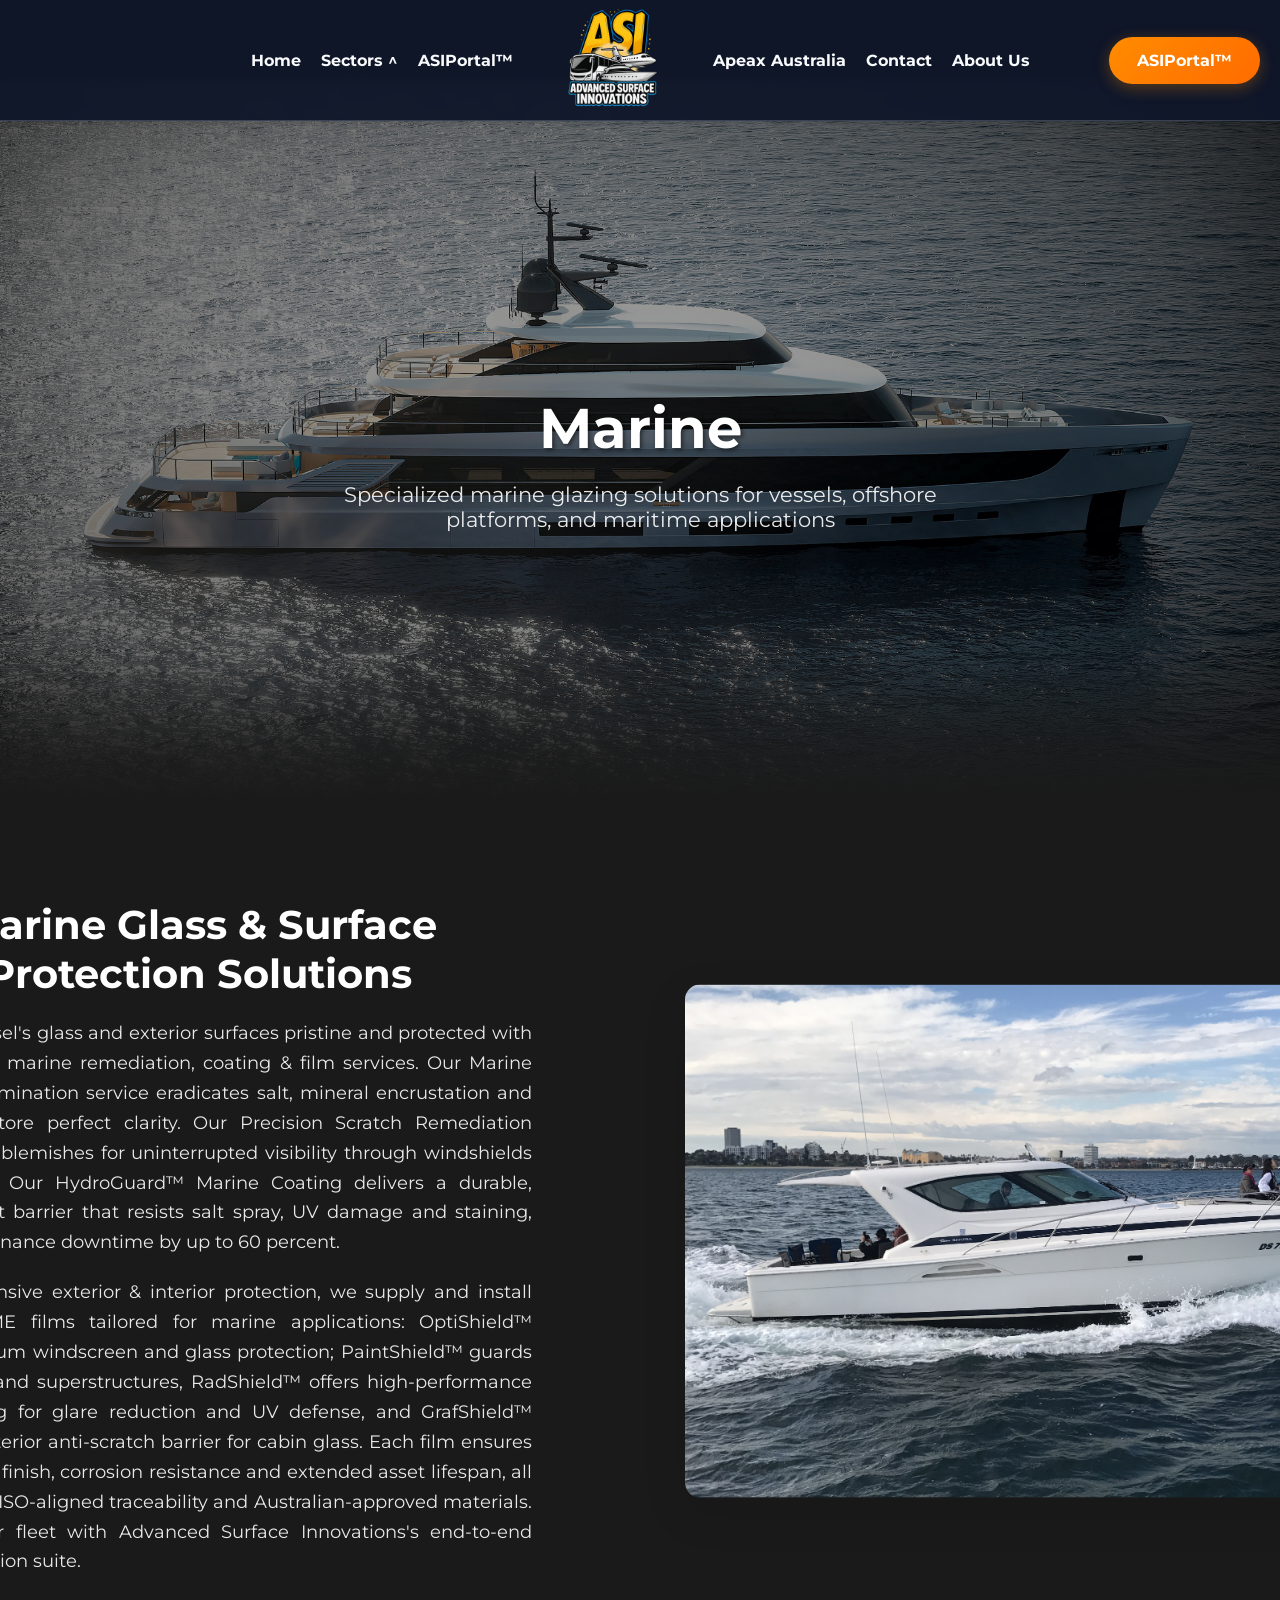
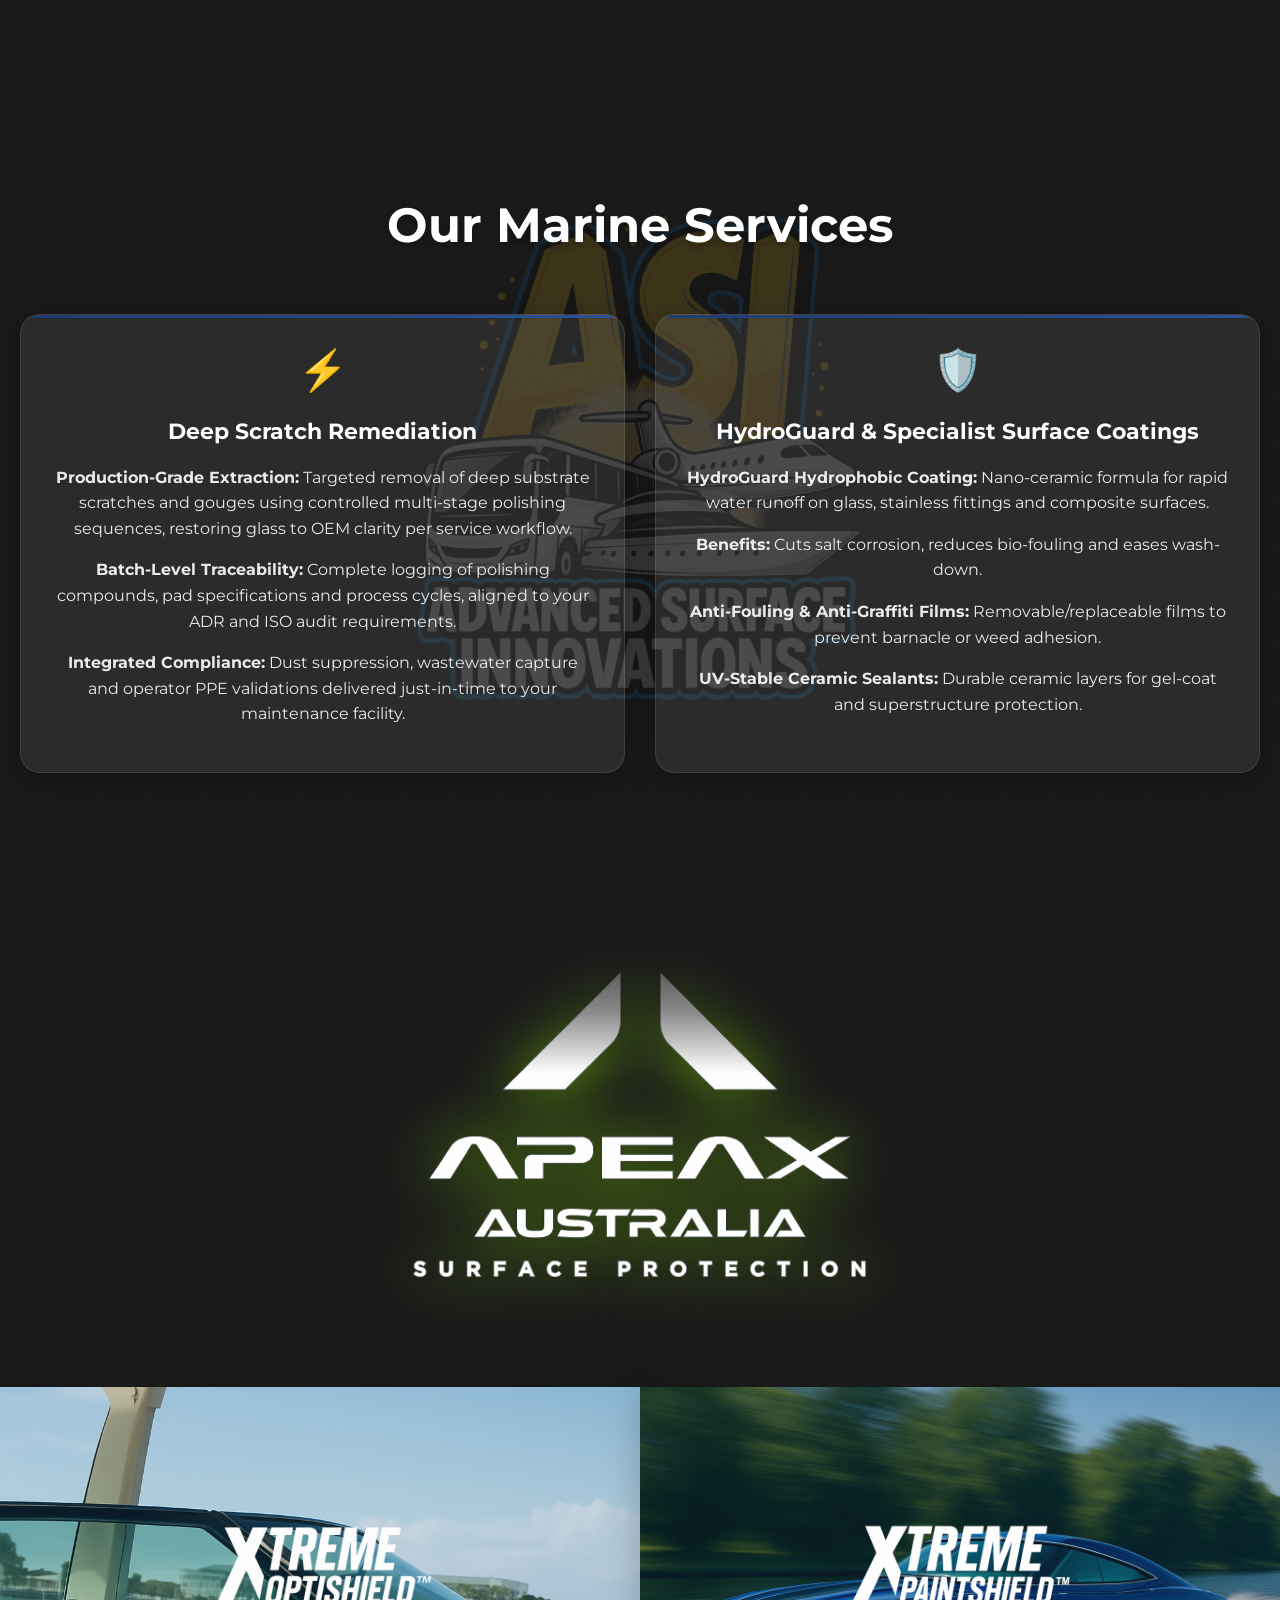
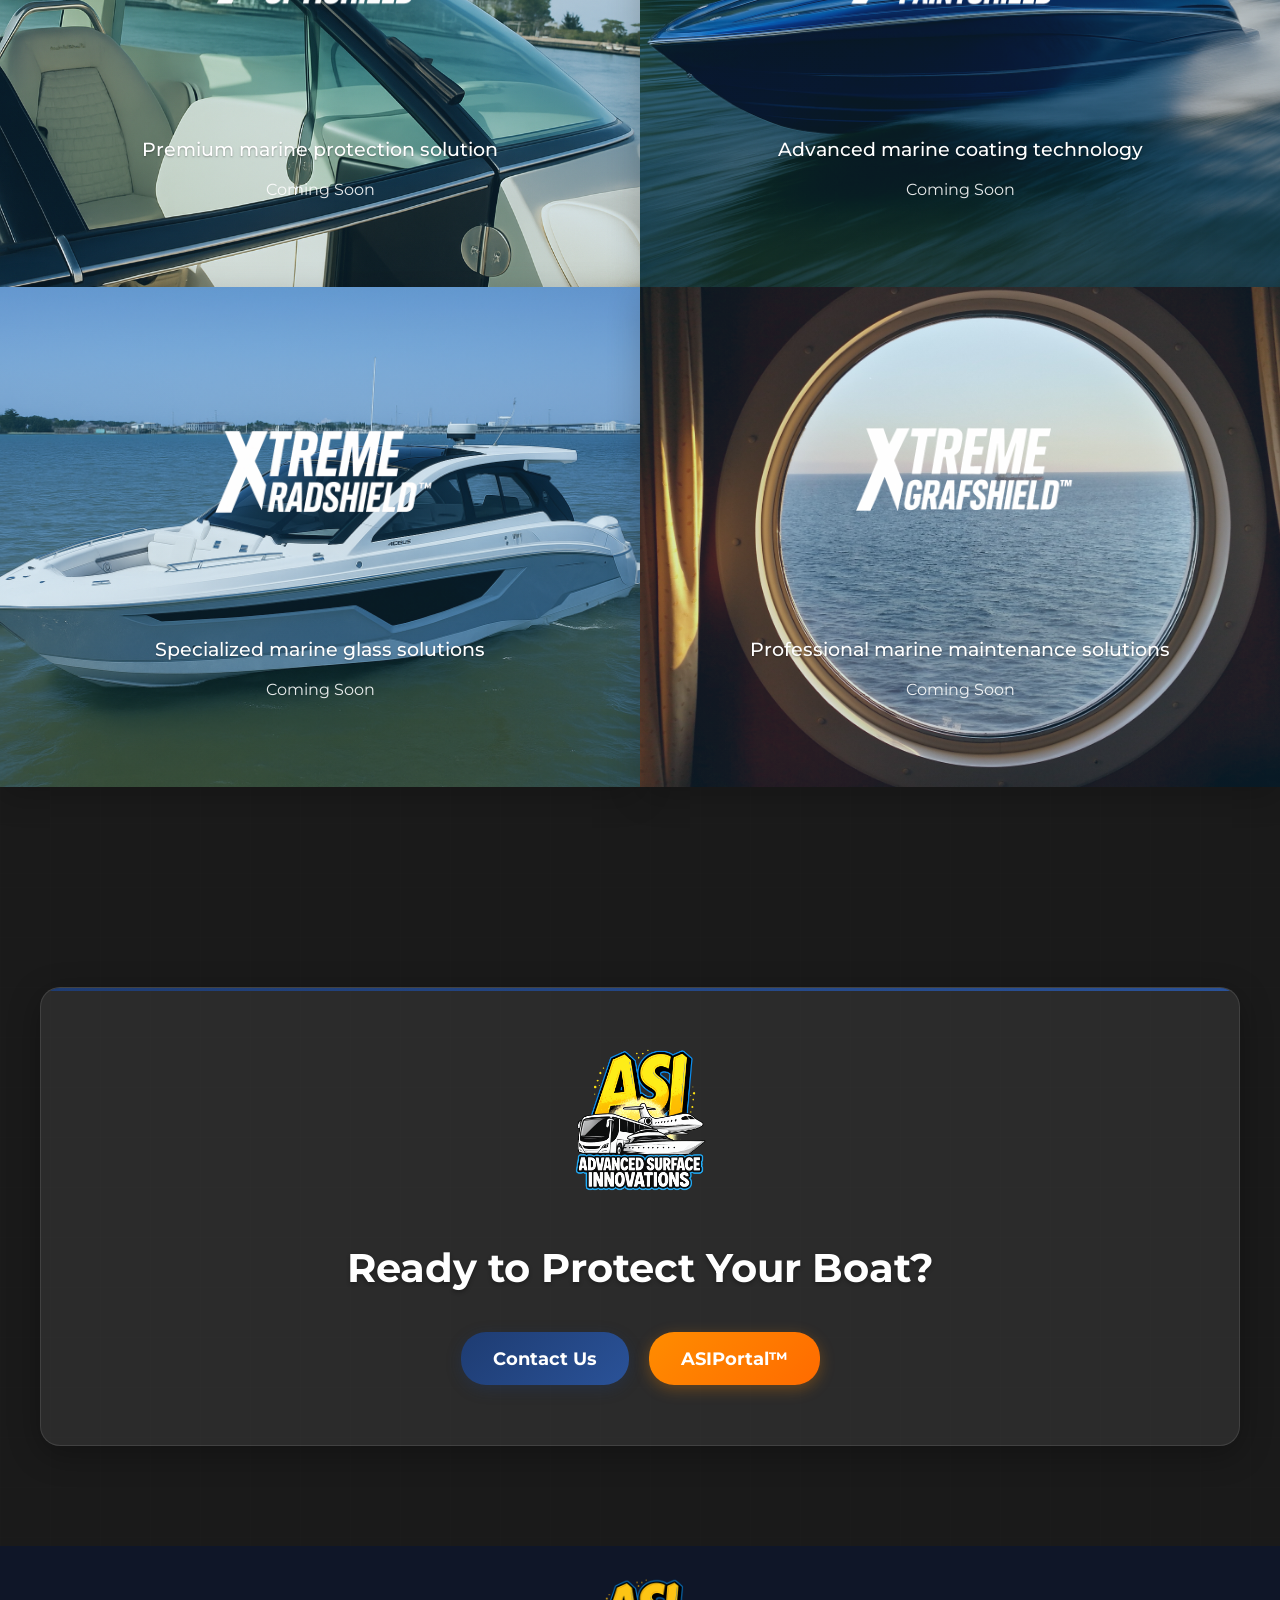
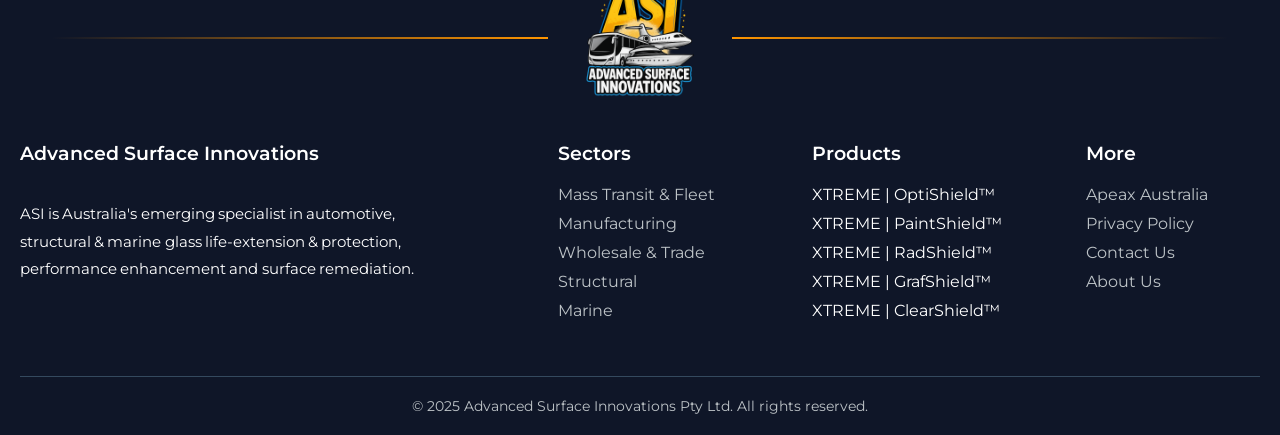
<file: public/marine.html>
<!DOCTYPE html>
<html lang="en-AU">
<head>
<!-- Google tag (gtag.js) -->
<script async src="https://www.googletagmanager.com/gtag/js?id=G-4QTZKJSX55"></script>
<script>
  window.dataLayer = window.dataLayer || [];
  function gtag(){dataLayer.push(arguments);}
  gtag('js', new Date());
  gtag('config', 'G-4QTZKJSX55');
</script>
<script type="application/ld+json">
{
  "@context": "https://schema.org",
  "@type": "Service",
  "serviceType": "Marine Glass Protection & Surface Solutions",
  "provider": {
    "@type": "LocalBusiness",
    "name": "ASI Australia",
    "url": "https://asi-australia.com.au"
  },
  "areaServed": "Victoria, Australia",
  "description": "Marine glass protection, salt-spray remediation and specialist surface coatings for vessels, yachts and offshore installations across Victoria and Australia."
}
</script>
    <meta charset="UTF-8">
    <meta name="viewport" content="width=device-width, initial-scale=1.0">
    <title>Marine Glass Protection & Surface Solutions | ASI Australia</title>
    <meta name="description" content="Marine glass protection, salt-spray remediation and surface coatings for vessels, yachts and offshore installations. Specialist maritime surface solutions by ASI.">
    <meta property="og:type" content="website">
    <meta property="og:site_name" content="ASI Australia">
    <meta property="og:title" content="Marine Glass Protection & Surface Solutions | ASI Australia">
    <meta property="og:description" content="Marine glass protection, salt-spray remediation and surface coatings for vessels, yachts and offshore installations. Specialist maritime surface solutions by ASI.">
    <meta property="og:url" content="https://asi-australia.com.au/marine">
    <meta property="og:image" content="https://asi-australia.com.au/images/asi-logo.png">
    <meta name="twitter:card" content="summary_large_image">
    <link rel="canonical" href="https://asi-australia.com.au/marine">
    <link rel="preconnect" href="https://fonts.googleapis.com">
    <link rel="preconnect" href="https://fonts.gstatic.com" crossorigin>
    <link href="https://fonts.googleapis.com/css2?family=Montserrat:wght@400;500;600;700&display=swap" rel="stylesheet">
    <link rel="stylesheet" href="styles/main.css">
    <style>
        /* HyperPortal Theme Override for Navigation */
        .asiportal-navbar {
            background: rgba(15, 23, 42, 0.95);
            backdrop-filter: blur(10px);
            border-bottom: 1px solid rgba(148, 163, 184, 0.3);
            position: fixed;
            top: 0;
            left: 0;
            right: 0;
            z-index: 1000;
            transform: translateY(0);
            transition: transform 0.3s ease;
            will-change: transform;
        }
        
        .asiportal-navbar a {
            color: #f8fafc !important;
            font-weight: bold !important;
            text-decoration: none !important;
            opacity: 1 !important;
            transition: all 0.3s ease !important;
        }
        
        .asiportal-navbar a:hover {
            color: #3b82f6 !important;
            transform: translateY(-1px);
        }
        
        body {
            padding-top: 0;
            background: #1a1a1a;
        }
        
        /* Dropdown Styles */
        .dropdown {
            position: relative;
            display: inline-block;
        }
        
        .dropdown-content {
            display: none;
            position: absolute;
            background: rgba(15, 23, 42, 0.98);
            backdrop-filter: blur(10px);
            min-width: 220px;
            box-shadow: 0px 8px 16px 0px rgba(0,0,0,0.3);
            z-index: 1001;
            border-radius: 8px;
            border: 1px solid rgba(148, 163, 184, 0.3);
            top: 100%;
            left: 0;
            margin-top: 0px;
            padding-top: 5px;
        }
        
        .dropdown-content a {
            color: #f8fafc !important;
            padding: 12px 16px !important;
            text-decoration: none !important;
            display: block !important;
            font-weight: bold !important;
            transition: all 0.3s ease !important;
        }
        
        .dropdown-content a:hover {
            background: rgba(59, 130, 246, 0.1) !important;
            color: #3b82f6 !important;
            transform: none !important;
        }
        
        .dropdown:hover .dropdown-content,
        .dropdown-content:hover {
            display: block;
        }
        
        .dropdown-arrow {
            margin-left: 5px;
            transition: transform 0.3s ease;
        }
        
        .dropdown:hover .dropdown-arrow {
            transform: rotate(180deg);
        }
    </style>
</head>
<body class="sector-page">
    <!-- Navigation -->
    <nav class="navbar asiportal-navbar" style="display: flex; justify-content: space-between; align-items: center; padding: 0 20px;">
      <div style="flex: 1;"></div>
      <div style="display: flex; align-items: center; gap: 20px;">
        <a href="index.html" style="font-weight: bold; color: #f8fafc !important; text-decoration: none !important;">Home</a>
        <div class="dropdown">
          <a href="sectors.html" style="font-weight: bold; color: #f8fafc !important; text-decoration: none !important; display: flex; align-items: center;">
            Sectors
            <span class="dropdown-arrow" style="font-size: 16px; font-weight: bold;">^</span>
          </a>
          <div class="dropdown-content">
            <a href="mass-transit.html" style="font-weight: bold;">Mass Transit & Fleet</a>
            <a href="manufacturing.html" style="font-weight: bold;">Manufacturing</a>
            <a href="wholesale-trade.html" style="font-weight: bold;">Wholesale & Trade</a>
            <a href="structural.html" style="font-weight: bold;">Structural</a>
            <a href="marine.html" style="font-weight: bold;">Marine</a>
          </div>
        </div>
        <a href="https://hyperportal.online" target="_blank" style="font-weight: bold; color: #f8fafc !important; text-decoration: none !important;">ASIPortal™</a>
        <div style="margin: 0 30px;">
          <img src="images/asi-logo.png" alt="ASI Logo" class="nav-logo-img">
        </div>
        <a href="apeax/index.html" style="font-weight: bold; color: #f8fafc !important; text-decoration: none !important;">Apeax Australia</a>
        <a href="contact.html" style="font-weight: bold; color: #f8fafc !important; text-decoration: none !important;">Contact</a>
        <a href="about.html" style="font-weight: bold; color: #f8fafc !important; text-decoration: none !important;">About Us</a>
      </div>
      <div style="flex: 1; display: flex; justify-content: flex-end;">
                <a href="https://hyperportal.online" target="_blank" style="background: linear-gradient(135deg, #ff8c00, #ff6b00); color: white !important; padding: 14px 28px; border-radius: 25px; text-decoration: none !important; font-weight: bold; font-size: 1rem; display: flex; align-items: center; gap: 8px; transition: all 0.3s ease; box-shadow: 0 4px 15px rgba(255, 140, 0, 0.3); border: none;" onmouseover="this.style.transform='translateY(-2px)'; this.style.boxShadow='0 6px 20px rgba(255, 140, 0, 0.4)'" onmouseout="this.style.transform='translateY(0)'; this.style.boxShadow='0 4px 15px rgba(255, 140, 0, 0.3)'">
                    ASIPortal™
        </a>
      </div>
    </nav>
    </nav>

    <!-- Hero Section -->
    <section class="sector-hero marine" style="background-image: url('images/azimut-grande-44m.jpg'); background-size: cover; background-position: center 25%; background-repeat: no-repeat; position: relative; height: 80vh; margin-top: 80px;">
        <!-- Lighter dark overlay with vignette effect -->
        <div style="position: absolute; top: 0; left: 0; width: 100%; height: 100%; background: 
            radial-gradient(ellipse at center, rgba(0,0,0,0.1) 0%, rgba(0,0,0,0.4) 70%, rgba(0,0,0,0.6) 100%), 
            linear-gradient(to bottom, rgba(0,0,0,0.2) 0%, rgba(0,0,0,0.3) 100%); 
            z-index: 1;"></div>
        <div class="sector-hero-content" style="position: relative; z-index: 2; background: transparent; border-radius: 0;">
            <h1>Marine</h1>
            <p>Specialized marine glazing solutions for vessels, offshore platforms, and maritime applications</p>
        </div>
        <!-- Gradient fade to next section -->
        <div style="position: absolute; bottom: 0; left: 0; width: 100%; height: 150px; background: linear-gradient(to bottom, transparent 0%, rgba(26,26,26,0.8) 70%, rgba(26,26,26,1) 100%); z-index: 3; pointer-events: none;"></div>
    </section>

    <!-- Overview Section (moved between hero and services) -->
    <section class="sector-overview" style="background: #1a1a1a; padding: 50px 0; position: relative;">
        <div class="container">
            <div class="overview-grid" style="display: grid; grid-template-columns: 1fr 1fr; gap: 40px; align-items: center;">
                <div class="overview-text" style="transform: translateX(-175px);">
                    <h2 style="color: white; text-align: center; width: 115%; margin-bottom: 20px;">Marine Glass & Surface Protection Solutions</h2>
                    <div style="width: 115%;">
                        <p style="color: rgba(255,255,255,0.9); text-align: justify;">Keep your vessel's glass and exterior surfaces pristine and protected with ASI's specialist marine remediation, coating & film services. Our Marine Glass Decontamination service eradicates salt, mineral encrustation and biofilm to restore perfect clarity. Our Precision Scratch Remediation polishes away blemishes for uninterrupted visibility through windshields and windows. Our HydroGuard™ Marine Coating delivers a durable, water-repellent barrier that resists salt spray, UV damage and staining, cutting maintenance downtime by up to 60 percent.</p>
                        <p style="color: rgba(255,255,255,0.9); text-align: justify;">For comprehensive exterior & interior protection, we supply and install APEAX XTREME films tailored for marine applications: OptiShield™ delivers premium windscreen and glass protection; PaintShield™ guards painted hulls and superstructures, RadShield™ offers high-performance window tinting for glare reduction and UV defense, and GrafShield™ provides an interior anti-scratch barrier for cabin glass. Each film ensures an OEM-grade finish, corrosion resistance and extended asset lifespan, all backed by full ISO-aligned traceability and Australian-approved materials. Empower your fleet with Advanced Surface Innovations's end-to-end marine protection suite.</p>
                    </div>
                </div>
                <div class="overview-image" style="padding-right: 40px; transform: translateX(160px) translateY(20px);">
                    <img src="images/boat-1.jpg" alt="Marine Glass Solutions" style="transform: scale(1.5); width: 100%; height: auto;">
                </div>
            </div>
        </div>
    </section>

    <!-- Services Section -->
    <section class="sector-services" style="background: #1a1a1a; padding: 100px 0; position: relative; overflow: hidden;">
        
        <!-- ASI Logo Background - Dimmed -->
        <div style="position: absolute; top: 50%; left: 50%; transform: translate(-50%, -50%); width: 500px; height: 500px; pointer-events: none; opacity: 0.15;">
            <img src="images/asi-logo.png" alt="" style="width: 100%; height: 100%; object-fit: contain;">
        </div>
        
        <!-- Simplified Background Pattern -->
        <div class="hyperportal-bg" style="position: absolute; top: 0; left: 0; width: 100%; height: 100%; pointer-events: none; opacity: 0.05;">
            <div style="position: absolute; top: 0; left: 0; width: 100%; height: 100%; background-image: linear-gradient(rgba(255,255,255,0.1) 1px, transparent 1px), linear-gradient(90deg, rgba(255,255,255,0.1) 1px, transparent 1px); background-size: 50px 50px;"></div>
        </div>

        <div class="container" style="max-width: 1600px; position: relative; z-index: 2;">
            <h2 style="color: white; text-align: center; font-size: 3em; font-weight: 700; margin-bottom: 60px; text-shadow: 0 4px 8px rgba(0,0,0,0.3);">Our Marine Services</h2>
            <div class="services-grid" style="display: grid; grid-template-columns: 1fr 1fr; gap: 30px; margin-top: 40px;">
                
                <div class="service-card" style="background: rgba(255,255,255,0.08); backdrop-filter: blur(10px); padding: 30px; border-radius: 20px; box-shadow: 0 8px 32px rgba(0,0,0,0.3); border: 1px solid rgba(255,255,255,0.1); position: relative; overflow: hidden;" 
                     onmouseover="this.style.border='1px solid rgba(52,152,219,0.3)';" 
                     onmouseout="this.style.border='1px solid rgba(255,255,255,0.1)';">
                    
                    <div style="position: absolute; top: 0; left: 0; right: 0; height: 3px; background: linear-gradient(90deg, #1e3c72, #2a5298); border-radius: 20px 20px 0 0;"></div>
                    
                    <div class="service-icon" style="font-size: 2.5em; margin-bottom: 20px;">⚡</div>
                    <h3 style="color: white; margin-bottom: 20px; font-size: 1.4em;">Deep Scratch Remediation</h3>
                    <div style="line-height: 1.6;">
                        <p style="margin-bottom: 15px; color: rgba(255,255,255,0.9);"><strong>Production-Grade Extraction:</strong> Targeted removal of deep substrate scratches and gouges using controlled multi-stage polishing sequences, restoring glass to OEM clarity per service workflow.</p>
                        <p style="margin-bottom: 15px; color: rgba(255,255,255,0.9);"><strong>Batch-Level Traceability:</strong> Complete logging of polishing compounds, pad specifications and process cycles, aligned to your ADR and ISO audit requirements.</p>
                        <p style="margin-bottom: 15px; color: rgba(255,255,255,0.9);"><strong>Integrated Compliance:</strong> Dust suppression, wastewater capture and operator PPE validations delivered just-in-time to your maintenance facility.</p>
                    </div>
                </div>

                <div class="service-card" style="background: rgba(255,255,255,0.08); backdrop-filter: blur(10px); padding: 30px; border-radius: 20px; box-shadow: 0 8px 32px rgba(0,0,0,0.3); border: 1px solid rgba(255,255,255,0.1); position: relative; overflow: hidden;" 
                     onmouseover="this.style.border='1px solid rgba(52,152,219,0.3)';" 
                     onmouseout="this.style.border='1px solid rgba(255,255,255,0.1)';">
                    
                    <div style="position: absolute; top: 0; left: 0; right: 0; height: 3px; background: linear-gradient(90deg, #1e3c72, #2a5298); border-radius: 20px 20px 0 0;"></div>
                    
                    <div class="service-icon" style="font-size: 2.5em; margin-bottom: 20px;">🛡️</div>
                    <h3 style="color: white; margin-bottom: 20px; font-size: 1.4em;">HydroGuard & Specialist Surface Coatings</h3>
                    <div style="line-height: 1.6;">
                        <p style="margin-bottom: 15px; color: rgba(255,255,255,0.9);"><strong>HydroGuard Hydrophobic Coating:</strong> Nano-ceramic formula for rapid water runoff on glass, stainless fittings and composite surfaces.</p>
                        <p style="margin-bottom: 15px; color: rgba(255,255,255,0.9);"><strong>Benefits:</strong> Cuts salt corrosion, reduces bio-fouling and eases wash-down.</p>
                        <p style="margin-bottom: 15px; color: rgba(255,255,255,0.9);"><strong>Anti-Fouling & Anti-Graffiti Films:</strong> Removable/replaceable films to prevent barnacle or weed adhesion.</p>
                        <p style="margin-bottom: 15px; color: rgba(255,255,255,0.9);"><strong>UV-Stable Ceramic Sealants:</strong> Durable ceramic layers for gel-coat and superstructure protection.</p>
                    </div>
                </div>

            </div>
        </div>
    </section>

    <!-- Marine Products Hero Banner Section -->
    <section style="background: #1a1a1a; padding: 20px 0 100px 0; position: relative; overflow: hidden;">
        
        <!-- Strong fade at top of APEAX section -->
        <div style="position: absolute; top: 0; left: 0; width: 100%; height: 200px; background: linear-gradient(to bottom, rgba(26,26,26,1) 0%, rgba(26,26,26,0.9) 30%, rgba(26,26,26,0.5) 70%, rgba(26,26,26,0) 100%); z-index: 3; pointer-events: none;"></div>
        
        <!-- Background Pattern -->
        <div style="position: absolute; top: 0; left: 0; width: 100%; height: 100%; pointer-events: none; opacity: 0.05;">
            <div style="position: absolute; top: 0; left: 0; width: 100%; height: 100%; background-image: linear-gradient(rgba(255,255,255,0.1) 1px, transparent 1px), linear-gradient(90deg, rgba(255,255,255,0.1) 1px, transparent 1px); background-size: 50px 50px;"></div>
        </div>

            <!-- Apeax Logo - moved higher -->
            <div style="text-align: center; margin-bottom: 40px; margin-top: -10px;">
                <img src="images/apeaxaussurfaceprotection.png" alt="Apeax Australia Surface Protection" style="max-width: 500px; height: auto; margin: -20px 0; filter: brightness(1.1) drop-shadow(0 0 30px rgba(154, 255, 0, 0.6));">
            </div>
            
            <!-- 2x2 Grid of Hero Banners -->
            <div style="display: grid; grid-template-columns: repeat(2, 1fr); gap: 0; height: 1000px; margin-top: 40px;">
                
                <!-- Hero Banner 1 -->
                <div style="position: relative; background: linear-gradient(135deg, rgba(52, 152, 219, 0.15), rgba(41, 128, 185, 0.2)), url('images/optishieldboatimage1.png'); background-size: cover; background-position: center; overflow: hidden; display: flex; align-items: center; justify-content: center; box-shadow: 0 8px 32px rgba(0,0,0,0.2);">
                    <div style="text-align: center; color: white; z-index: 2;">
                        <img src="apeax/images/xtremeoptishield_white_transparent.png" alt="Optishield" style="height: 240px; margin-bottom: 15px;">
                        <p style="font-size: 1.2rem; font-weight: 500; text-shadow: 0 1px 2px rgba(0,0,0,0.3);">Premium marine protection solution</p>
                        <p style="font-size: 1rem; margin-top: 10px; opacity: 0.9;">Coming Soon</p>
                    </div>
                </div>

                <!-- Hero Banner 2 -->
                <div style="position: relative; background: linear-gradient(135deg, rgba(52, 152, 219, 0.15), rgba(41, 128, 185, 0.2)), url('images/paintshieldboatrender1.png'); background-size: cover; background-position: center; overflow: hidden; display: flex; align-items: center; justify-content: center; box-shadow: 0 8px 32px rgba(0,0,0,0.2);">
                    <div style="text-align: center; color: white; z-index: 2;">
                        <img src="apeax/images/xtremepaintshield_white_transparent.png" alt="Paintshield" style="height: 240px; margin-bottom: 15px;">
                        <p style="font-size: 1.2rem; font-weight: 500; text-shadow: 0 1px 2px rgba(0,0,0,0.3);">Advanced marine coating technology</p>
                        <p style="font-size: 1rem; margin-top: 10px; opacity: 0.9;">Coming Soon</p>
                    </div>
                </div>

                <!-- Hero Banner 3 -->
                <div style="position: relative; background: linear-gradient(135deg, rgba(52, 152, 219, 0.15), rgba(41, 128, 185, 0.2)), url('images/radshieldboatimage1.png'); background-size: cover; background-position: center; overflow: hidden; display: flex; align-items: center; justify-content: center; box-shadow: 0 8px 32px rgba(0,0,0,0.2);">
                    <div style="text-align: center; color: white; z-index: 2;">
                        <img src="apeax/images/xtremeradshield_white_transparent.png" alt="Radshield" style="height: 240px; margin-bottom: 15px;">
                        <p style="font-size: 1.2rem; font-weight: 500; text-shadow: 0 1px 2px rgba(0,0,0,0.3);">Specialized marine glass solutions</p>
                        <p style="font-size: 1rem; margin-top: 10px; opacity: 0.9;">Coming Soon</p>
                    </div>
                </div>

                <!-- Hero Banner 4 -->
                <div style="position: relative; background: linear-gradient(135deg, rgba(52, 152, 219, 0.15), rgba(41, 128, 185, 0.2)), url('images/ship-porthole-image.jpg'); background-size: cover; background-position: center; overflow: hidden; display: flex; align-items: center; justify-content: center; box-shadow: 0 8px 32px rgba(0,0,0,0.2);">
                    <div style="text-align: center; color: white; z-index: 2;">
                        <img src="apeax/images/xtremegrafshield_white_transparent.png" alt="Grafshield" style="height: 240px; margin-bottom: 15px;">
                        <p style="font-size: 1.2rem; font-weight: 500; text-shadow: 0 1px 2px rgba(0,0,0,0.3);">Professional marine maintenance solutions</p>
                        <p style="font-size: 1rem; margin-top: 10px; opacity: 0.9;">Coming Soon</p>
                    </div>
                </div>
            </div>
        </div>
    </section>

    <!-- CTA Section -->
    <section style="background: #1a1a1a; padding: 100px 0; position: relative; overflow: hidden;">
        
        <!-- Background Pattern -->
        <!-- Footer -->
        <div style="position: absolute; top: 0; left: 0; width: 100%; height: 100%; pointer-events: none; opacity: 0.05;">
            <div style="position: absolute; top: 0; left: 0; width: 100%; height: 100%; background-image: linear-gradient(rgba(255,255,255,0.1) 1px, transparent 1px), linear-gradient(90deg, rgba(255,255,255,0.1) 1px, transparent 1px); background-size: 50px 50px;"></div>
        </div>

        <div style="max-width: 1200px; margin: 0 auto; padding: 0 40px; position: relative; z-index: 2;">
            <div style="background: rgba(255,255,255,0.08); backdrop-filter: blur(10px); padding: 60px; border-radius: 20px; box-shadow: 0 8px 32px rgba(0,0,0,0.3); border: 1px solid rgba(255,255,255,0.1); text-align: center; position: relative; overflow: hidden;">
                
                <!-- Top accent line -->
                <div style="position: absolute; top: 0; left: 0; right: 0; height: 3px; background: linear-gradient(90deg, #1e3c72, #2a5298); border-radius: 20px 20px 0 0;"></div>
                
                <!-- HyperGlass Logo -->
                <div style="margin-bottom: 40px;">
                    <img src="images/asi-logo.png" alt="ASI Logo" style="height: 145px; filter: brightness(1.2); object-fit: contain; object-position: center; background: transparent; padding: 0; margin: 0; display: block; margin-left: auto; margin-right: auto;">
                </div>
                
                <h2 style="color: white; font-size: 2.5rem; font-weight: 700; margin-bottom: 40px; text-shadow: 0 2px 4px rgba(0,0,0,0.3);">Ready to Protect Your Boat?</h2>
                
                <div style="display: flex; gap: 20px; justify-content: center; flex-wrap: wrap;">
                    <a href="contact.html" style="background: linear-gradient(135deg, #1e3c72, #2a5298); color: white !important; padding: 16px 32px; border-radius: 25px; text-decoration: none !important; font-weight: bold; font-size: 1.1rem; display: inline-flex; align-items: center; gap: 8px; transition: all 0.3s ease; box-shadow: 0 4px 15px rgba(30, 60, 114, 0.3); border: none;" onmouseover="this.style.transform='translateY(-2px)'; this.style.boxShadow='0 6px 20px rgba(30, 60, 114, 0.4)'" onmouseout="this.style.transform='translateY(0)'; this.style.boxShadow='0 4px 15px rgba(30, 60, 114, 0.3)'">
                        Contact Us
                    </a>
                    <a href="https://hyperportal.online" target="_blank" style="background: linear-gradient(135deg, #ff8c00, #ff6b00); color: white !important; padding: 16px 32px; border-radius: 25px; text-decoration: none !important; font-weight: bold; font-size: 1.1rem; display: inline-flex; align-items: center; gap: 8px; transition: all 0.3s ease; box-shadow: 0 4px 15px rgba(255, 140, 0, 0.3); border: none;" onmouseover="this.style.transform='translateY(-2px)'; this.style.boxShadow='0 6px 20px rgba(255, 140, 0, 0.4)'" onmouseout="this.style.transform='translateY(0)'; this.style.boxShadow='0 4px 15px rgba(255, 140, 0, 0.3)'">
                        ASIPortal™
                    </a>
                </div>
            </div>
        </div>
    </section>

    <!-- Footer -->
    <footer class="footer" style="background: rgba(15, 23, 42, 0.95); margin-top: 0; border-top: none; padding-top: 0;">
        <div style="width: 100%; padding: 32px 0 24px 0; display: flex; align-items: center; justify-content: center; flex-direction: row; gap: 32px;">
            <div style="flex: 1; height: 2px; background: linear-gradient(to right, transparent 0%, #ff9500 100%); max-width: 40%;"></div>
            <div style="flex: none; display: flex; align-items: center; justify-content: center;">
                <img src="images/asi-logo.png" alt="ASI Logo" style="height: 120px; width: auto; display: block;">
            </div>
            <div style="flex: 1; height: 2px; background: linear-gradient(to left, transparent 0%, #ff9500 100%); max-width: 40%;"></div>
        </div>
        <div class="footer-content" style="display: flex; flex-direction: row; justify-content: space-between; align-items: flex-start; gap: 40px; max-width: 1600px; margin: 0 auto; width: 100%;">
            <div class="footer-section" style="flex: 1 1 420px; min-width: 320px; max-width: 520px; margin-right: 64px; display: flex; flex-direction: column; align-items: flex-start;">
                <h3>Advanced Surface Innovations</h3>
                <p style="margin-bottom: 0; max-width: 420px; line-height: 1.8; font-size: 0.95rem; word-spacing: -0.05em;">
                    ASI is Australia's emerging specialist in automotive, structural &amp; marine glass life-extension &amp; protection, performance enhancement and surface remediation.
                </p>
            </div>
            <div class="footer-section" style="flex: 1 1 200px; min-width: 180px;">
                <h3>Sectors</h3>
                <ul>
                    <li><a href="mass-transit.html">Mass Transit & Fleet</a></li>
                    <li><a href="manufacturing.html">Manufacturing</a></li>
                    <li><a href="wholesale-trade.html">Wholesale & Trade</a></li>
                    <li><a href="structural.html">Structural</a></li>
                    <li><a href="marine.html">Marine</a></li>
                </ul>
            </div>
            <div class="footer-section" style="flex: 1 1 220px; min-width: 200px;">
                <h3>Products</h3>
                <ul>
                    <li>XTREME | OptiShield™</li>
                    <li>XTREME | PaintShield™</li>
                    <li>XTREME | RadShield™</li>
                    <li>XTREME | GrafShield™</li>
                    <li>XTREME | ClearShield™</li>
                </ul>
            </div>
            <div class="footer-section" style="flex: 1 1 160px; min-width: 140px;">
                <h3>More</h3>
                <ul>
                    <li><a href="apeax/index.html">Apeax Australia</a></li>
                    <li><a href="privacy-policy.html">Privacy Policy</a></li>
                    <li><a href="contact.html">Contact Us</a></li>
                    <li><a href="about.html">About Us</a></li>
                </ul>
            </div>
        </div>
        <div class="footer-bottom">
            <p>&copy; 2025 Advanced Surface Innovations Pty Ltd. All rights reserved.</p>
        </div>
    </footer>
</body>
</html>
</file>
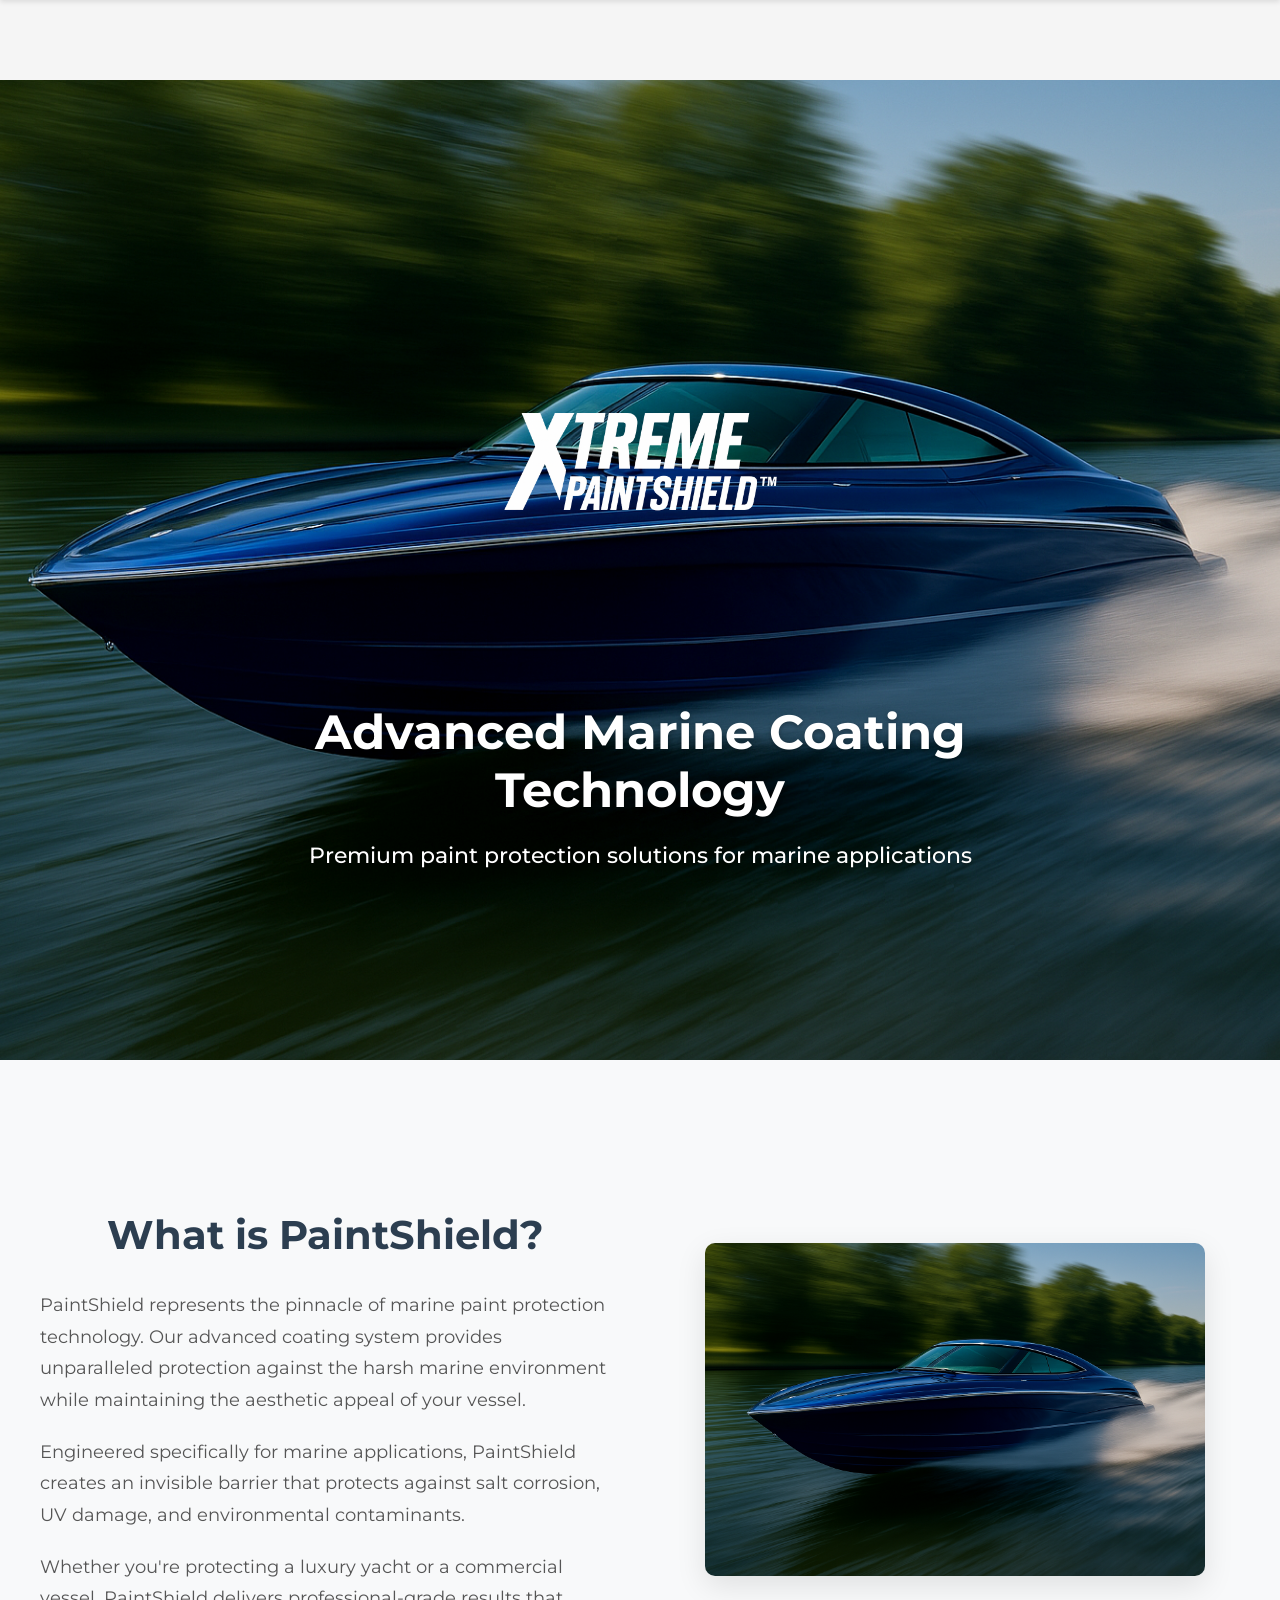
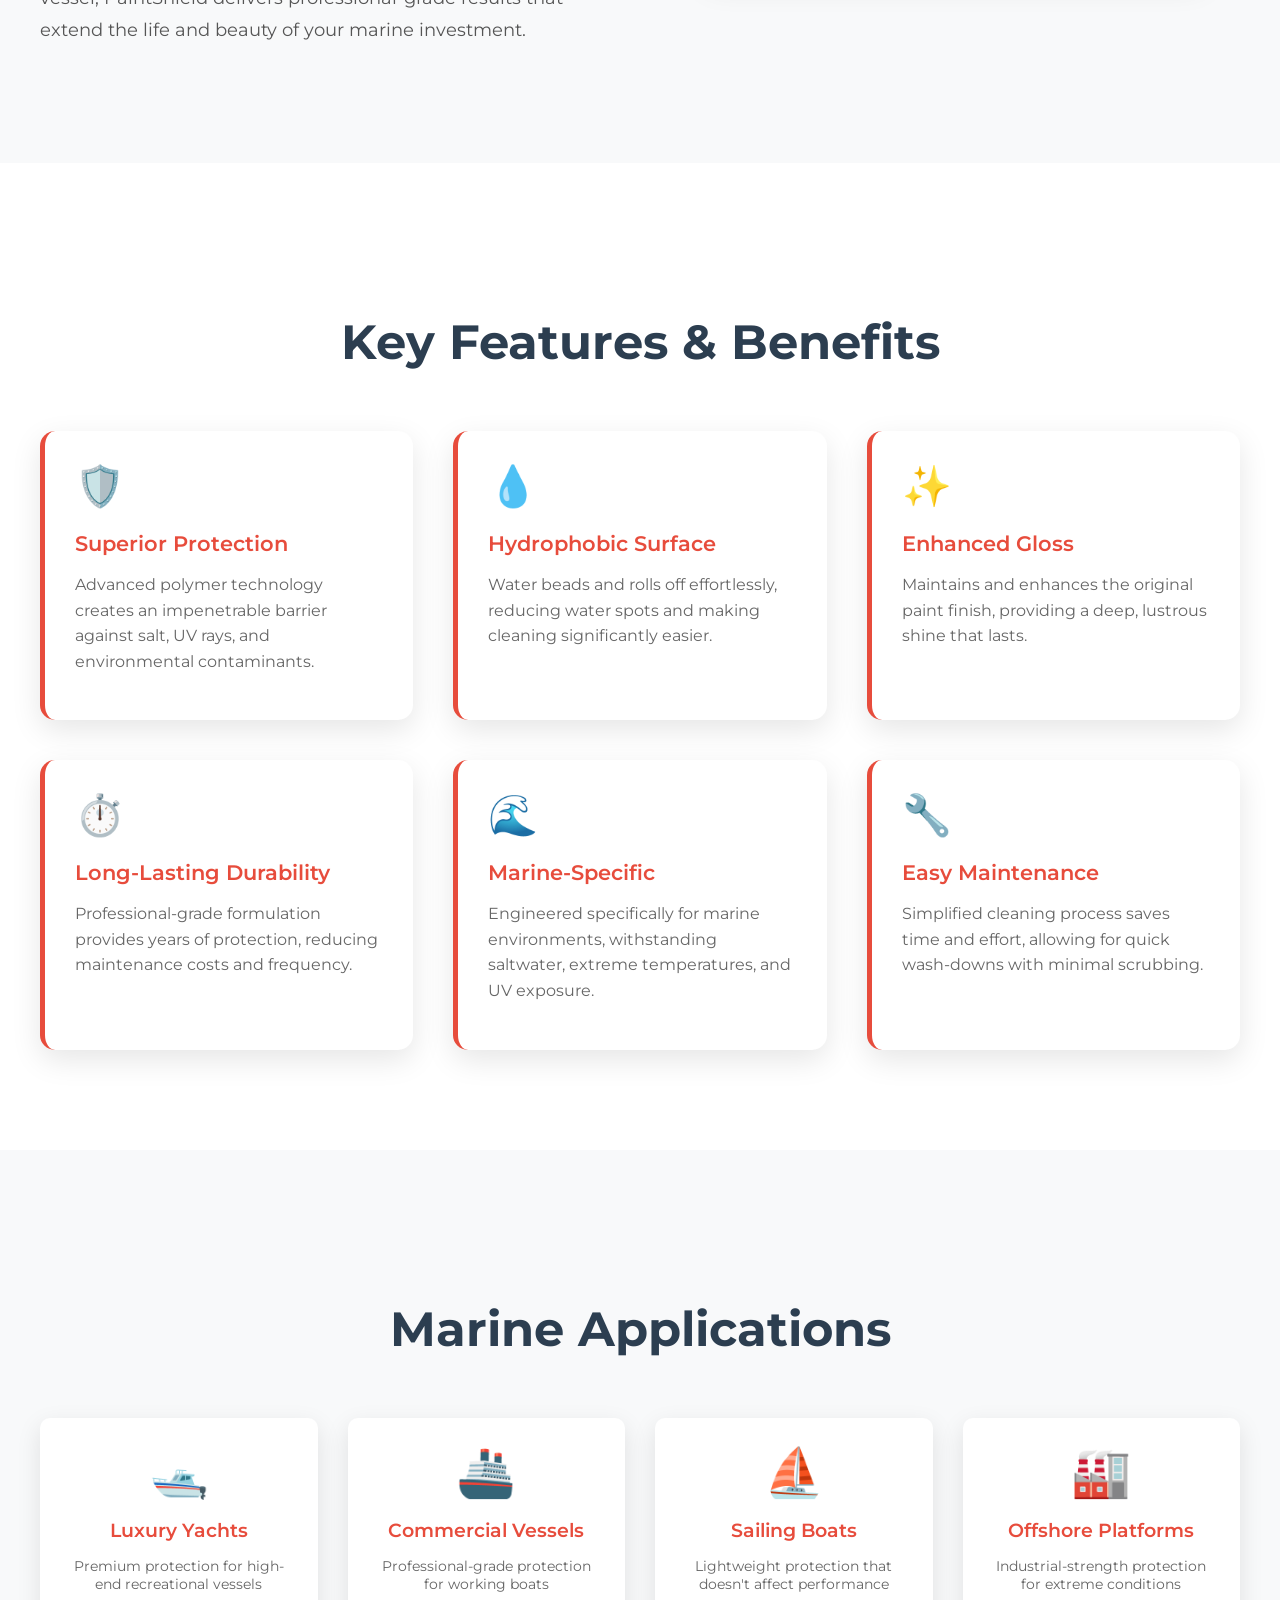
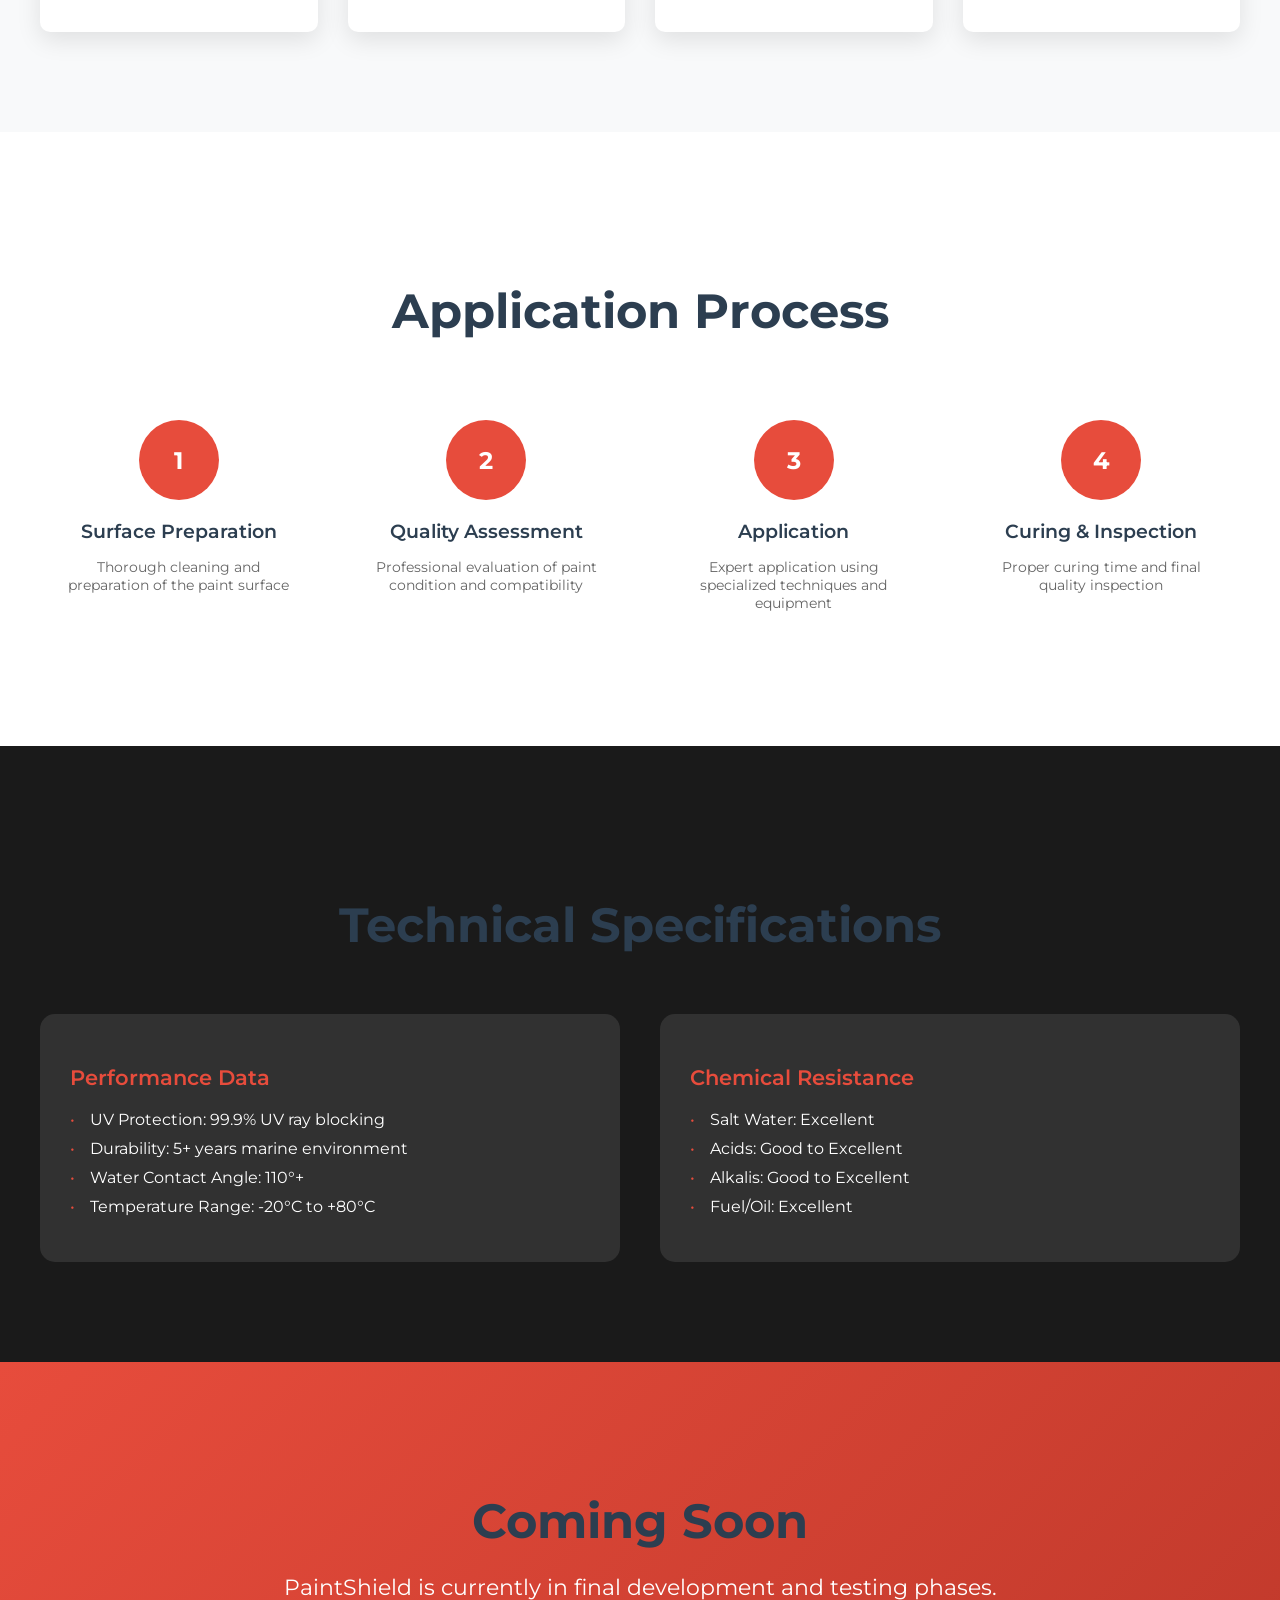
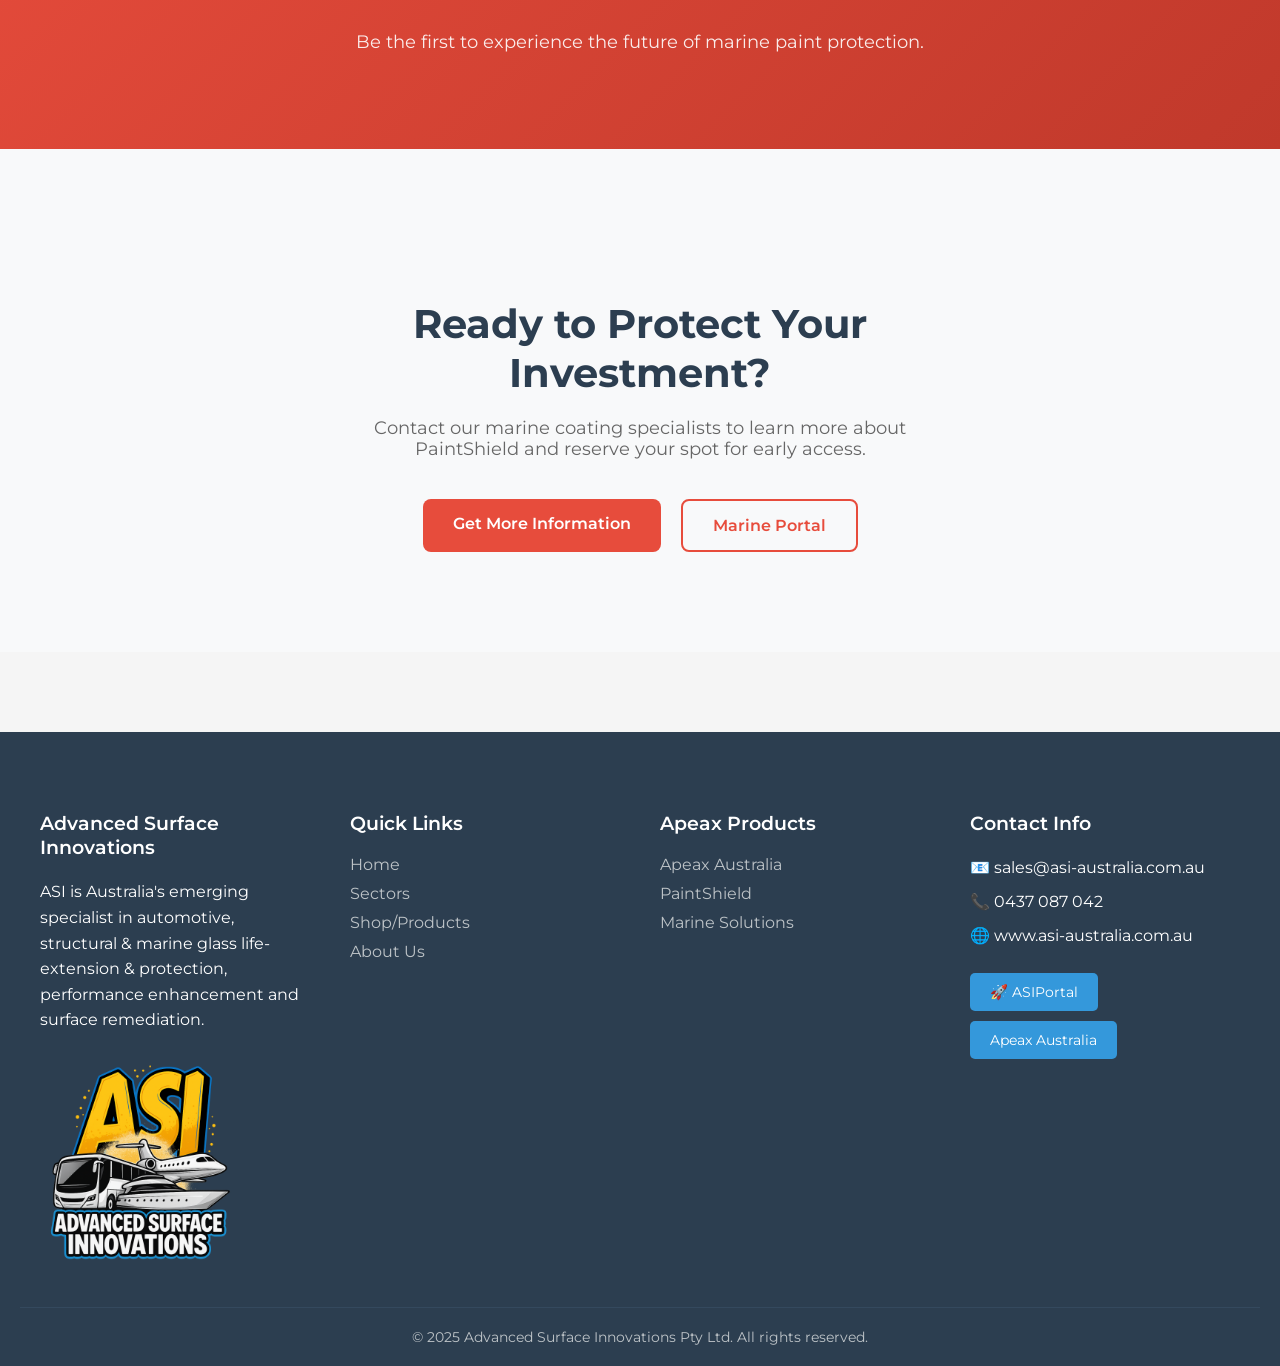
<file: public/paintshield.html>
<!DOCTYPE html>
<html lang="en-AU">
<head>
<!-- Google tag (gtag.js) -->
<script async src="https://www.googletagmanager.com/gtag/js?id=G-4QTZKJSX55"></script>
<script>
  window.dataLayer = window.dataLayer || [];
  function gtag(){dataLayer.push(arguments);}
  gtag('js', new Date());
  gtag('config', 'G-4QTZKJSX55');
</script>
    <meta charset="UTF-8">
    <meta name="viewport" content="width=device-width, initial-scale=1.0">
    <title>XTREME PaintShield™ — Paint Protection Film | ASI Australia</title>
    <meta name="description" content="XTREME PaintShield™ by APEAX Australia — heavy-duty paint protection film engineered for commercial vehicles, fleet assets and industrial applications.">
    <meta property="og:type" content="website">
    <meta property="og:site_name" content="ASI Australia">
    <meta property="og:title" content="XTREME PaintShield™ — Paint Protection Film | ASI Australia">
    <meta property="og:description" content="XTREME PaintShield™ by APEAX Australia — heavy-duty paint protection film engineered for commercial vehicles, fleet assets and industrial applications.">
    <meta property="og:url" content="https://asi-australia.com.au/paintshield">
    <meta property="og:image" content="https://asi-australia.com.au/images/asi-logo.png">
    <meta name="twitter:card" content="summary_large_image">
    <link rel="canonical" href="https://asi-australia.com.au/paintshield">
    <link rel="preconnect" href="https://fonts.googleapis.com">
    <link rel="preconnect" href="https://fonts.gstatic.com" crossorigin>
    <link href="https://fonts.googleapis.com/css2?family=Montserrat:wght@400;500;600;700&display=swap" rel="stylesheet">
    <link rel="stylesheet" href="styles/main.css">
    <style>
        /* HyperPortal Theme Override for Navigation */
        .hyperportal-navbar {
            background: rgba(15, 23, 42, 0.95);
            backdrop-filter: blur(10px);
            border-bottom: 1px solid rgba(148, 163, 184, 0.3);
            position: fixed;
            top: 0;
            left: 0;
            right: 0;
            z-index: 1000;
            transform: translateY(0);
            transition: transform 0.3s ease;
            will-change: transform;
        }
        
        .hyperportal-navbar a {
            color: #f8fafc !important;
            font-weight: bold !important;
            text-decoration: none !important;
            opacity: 1 !important;
            transition: all 0.3s ease !important;
        }
        
        .hyperportal-navbar a:hover {
            color: #3b82f6 !important;
            transform: translateY(-1px);
        }
        
        body {
            padding-top: 80px;
        }
        
        /* Dropdown Styles */
        .dropdown {
            position: relative;
            display: inline-block;
        }
        
        .dropdown-content {
            display: none;
            position: absolute;
            background: rgba(15, 23, 42, 0.98);
            backdrop-filter: blur(10px);
            min-width: 220px;
            box-shadow: 0px 8px 16px 0px rgba(0,0,0,0.3);
            z-index: 1001;
            border-radius: 8px;
            border: 1px solid rgba(148, 163, 184, 0.3);
            top: 100%;
            left: 0;
            margin-top: 0px;
            padding-top: 5px;
        }
        
        .dropdown-content a {
            color: #f8fafc !important;
            padding: 12px 16px !important;
            text-decoration: none !important;
            display: block !important;
            font-weight: bold !important;
            transition: all 0.3s ease !important;
        }
        
        .dropdown-content a:hover {
            background: rgba(59, 130, 246, 0.1) !important;
            color: #3b82f6 !important;
            transform: none !important;
        }
        
        .dropdown:hover .dropdown-content,
        .dropdown-content:hover {
            display: block;
        }
        
        .dropdown-arrow {
            margin-left: 5px;
            transition: transform 0.3s ease;
        }
        
        .dropdown:hover .dropdown-arrow {
            transform: rotate(180deg);
        }
    </style>
</head>
<body class="sector-page">
    <!-- Navigation -->
    <nav class="navbar asiportal-navbar" style="display: flex; justify-content: space-between; align-items: center; padding: 0 20px;">
      <div style="flex: 1;"></div>
      <div style="display: flex; align-items: center; gap: 20px;">
        <a href="index.html" style="font-weight: bold; color: #f8fafc !important; text-decoration: none !important;">Home</a>
        <div class="dropdown">
          <a href="sectors.html" style="font-weight: bold; color: #f8fafc !important; text-decoration: none !important; display: flex; align-items: center;">
            Sectors
            <span class="dropdown-arrow" style="font-size: 16px; font-weight: bold;">^</span>
          </a>
          <div class="dropdown-content">
            <a href="mass-transit.html" style="font-weight: bold;">Mass Transit & Fleet</a>
            <a href="manufacturing.html" style="font-weight: bold;">Manufacturing</a>
            <a href="wholesale-trade.html" style="font-weight: bold;">Wholesale & Trade</a>
            <a href="structural.html" style="font-weight: bold;">Structural</a>
            <a href="marine.html" style="font-weight: bold;">Marine</a>
          </div>
        </div>
        <a href="https://hyperportal.online" target="_blank" style="font-weight: bold; color: #f8fafc !important; text-decoration: none !important;">ASIPortal™</a>
        <div style="margin: 0 30px;">
          <img src="images/asi-logo.png" alt="ASI Logo" class="nav-logo-img">
        </div>
        <a href="apeax/index.html" style="font-weight: bold; color: #f8fafc !important; text-decoration: none !important;">Apeax Australia</a>
        <a href="contact.html" style="font-weight: bold; color: #f8fafc !important; text-decoration: none !important;">Contact</a>
        <a href="about.html" style="font-weight: bold; color: #f8fafc !important; text-decoration: none !important;">About Us</a>
      </div>
      <div style="flex: 1; display: flex; justify-content: flex-end;">
        <a href="https://hyperportal.online" target="_blank" style="background: linear-gradient(135deg, #ff8c00, #ff6b00); color: white !important; padding: 14px 28px; border-radius: 25px; text-decoration: none !important; font-weight: bold; font-size: 1rem; display: flex; align-items: center; gap: 8px; transition: all 0.3s ease; box-shadow: 0 4px 15px rgba(255, 140, 0, 0.3); border: none;" onmouseover="this.style.transform='translateY(-2px)'; this.style.boxShadow='0 6px 20px rgba(255, 140, 0, 0.4)'" onmouseout="this.style.transform='translateY(0)'; this.style.boxShadow='0 4px 15px rgba(255, 140, 0, 0.3)'">
          ASIPortal™
        </a>
      </div>
    </nav>

    <!-- Hero Section -->
    <section style="background: url('images/paintshieldboatrender1.png'); background-size: cover; background-position: center; height: 100vh; display: flex; align-items: center; justify-content: center; position: relative; padding-top: 80px;">
        <div style="text-align: center; color: white; z-index: 2; max-width: 800px; padding: 0 20px;">
            <img src="apeax/images/xtremepaintshield_white_transparent.png" alt="PaintShield" style="height: 300px; margin-bottom: 30px;">
            <h1 style="font-size: 3rem; font-weight: 700; margin-bottom: 20px; text-shadow: 0 2px 4px rgba(0,0,0,0.3);">Advanced Marine Coating Technology</h1>
            <p style="font-size: 1.4rem; font-weight: 500; text-shadow: 0 1px 2px rgba(0,0,0,0.3);">Premium paint protection solutions for marine applications</p>
        </div>
    </section>

    <!-- Overview Section -->
    <section style="padding: 100px 0; background: #f8f9fa;">
        <div class="container">
            <div style="display: grid; grid-template-columns: 1fr 1fr; gap: 60px; align-items: center;">
                <div>
                    <h2 style="font-size: 2.5rem; color: #2c3e50; margin-bottom: 30px; font-weight: 700;">What is PaintShield?</h2>
                    <p style="font-size: 1.1rem; line-height: 1.8; margin-bottom: 20px; color: #555;">PaintShield represents the pinnacle of marine paint protection technology. Our advanced coating system provides unparalleled protection against the harsh marine environment while maintaining the aesthetic appeal of your vessel.</p>
                    <p style="font-size: 1.1rem; line-height: 1.8; margin-bottom: 20px; color: #555;">Engineered specifically for marine applications, PaintShield creates an invisible barrier that protects against salt corrosion, UV damage, and environmental contaminants.</p>
                    <p style="font-size: 1.1rem; line-height: 1.8; color: #555;">Whether you're protecting a luxury yacht or a commercial vessel, PaintShield delivers professional-grade results that extend the life and beauty of your marine investment.</p>
                </div>
                <div style="text-align: center;">
                    <img src="images/paintshieldboatrender1.png" alt="PaintShield Application" style="width: 100%; max-width: 500px; border-radius: 10px; box-shadow: 0 10px 30px rgba(0,0,0,0.1);">
                </div>
            </div>
        </div>
    </section>

    <!-- Key Features Section -->
    <section style="padding: 100px 0; background: #fff;">
        <div class="container">
            <h2 style="text-align: center; font-size: 3rem; margin-bottom: 60px; color: #2c3e50; font-weight: 700;">Key Features & Benefits</h2>
            <div style="display: grid; grid-template-columns: repeat(auto-fit, minmax(300px, 1fr)); gap: 40px;">
                
                <div style="background: #fff; padding: 30px; border-radius: 15px; box-shadow: 0 10px 30px rgba(0,0,0,0.1); border-left: 5px solid #e74c3c;">
                    <div style="font-size: 2.5em; margin-bottom: 20px;">🛡️</div>
                    <h3 style="color: #e74c3c; margin-bottom: 15px; font-size: 1.3em; font-weight: 600;">Superior Protection</h3>
                    <p style="color: #666; line-height: 1.6;">Advanced polymer technology creates an impenetrable barrier against salt, UV rays, and environmental contaminants.</p>
                </div>

                <div style="background: #fff; padding: 30px; border-radius: 15px; box-shadow: 0 10px 30px rgba(0,0,0,0.1); border-left: 5px solid #e74c3c;">
                    <div style="font-size: 2.5em; margin-bottom: 20px;">💧</div>
                    <h3 style="color: #e74c3c; margin-bottom: 15px; font-size: 1.3em; font-weight: 600;">Hydrophobic Surface</h3>
                    <p style="color: #666; line-height: 1.6;">Water beads and rolls off effortlessly, reducing water spots and making cleaning significantly easier.</p>
                </div>

                <div style="background: #fff; padding: 30px; border-radius: 15px; box-shadow: 0 10px 30px rgba(0,0,0,0.1); border-left: 5px solid #e74c3c;">
                    <div style="font-size: 2.5em; margin-bottom: 20px;">✨</div>
                    <h3 style="color: #e74c3c; margin-bottom: 15px; font-size: 1.3em; font-weight: 600;">Enhanced Gloss</h3>
                    <p style="color: #666; line-height: 1.6;">Maintains and enhances the original paint finish, providing a deep, lustrous shine that lasts.</p>
                </div>

                <div style="background: #fff; padding: 30px; border-radius: 15px; box-shadow: 0 10px 30px rgba(0,0,0,0.1); border-left: 5px solid #e74c3c;">
                    <div style="font-size: 2.5em; margin-bottom: 20px;">⏱️</div>
                    <h3 style="color: #e74c3c; margin-bottom: 15px; font-size: 1.3em; font-weight: 600;">Long-Lasting Durability</h3>
                    <p style="color: #666; line-height: 1.6;">Professional-grade formulation provides years of protection, reducing maintenance costs and frequency.</p>
                </div>

                <div style="background: #fff; padding: 30px; border-radius: 15px; box-shadow: 0 10px 30px rgba(0,0,0,0.1); border-left: 5px solid #e74c3c;">
                    <div style="font-size: 2.5em; margin-bottom: 20px;">🌊</div>
                    <h3 style="color: #e74c3c; margin-bottom: 15px; font-size: 1.3em; font-weight: 600;">Marine-Specific</h3>
                    <p style="color: #666; line-height: 1.6;">Engineered specifically for marine environments, withstanding saltwater, extreme temperatures, and UV exposure.</p>
                </div>

                <div style="background: #fff; padding: 30px; border-radius: 15px; box-shadow: 0 10px 30px rgba(0,0,0,0.1); border-left: 5px solid #e74c3c;">
                    <div style="font-size: 2.5em; margin-bottom: 20px;">🔧</div>
                    <h3 style="color: #e74c3c; margin-bottom: 15px; font-size: 1.3em; font-weight: 600;">Easy Maintenance</h3>
                    <p style="color: #666; line-height: 1.6;">Simplified cleaning process saves time and effort, allowing for quick wash-downs with minimal scrubbing.</p>
                </div>
            </div>
        </div>
    </section>

    <!-- Applications Section -->
    <section style="padding: 100px 0; background: #f8f9fa;">
        <div class="container">
            <h2 style="text-align: center; font-size: 3rem; margin-bottom: 60px; color: #2c3e50; font-weight: 700;">Marine Applications</h2>
            <div style="display: grid; grid-template-columns: repeat(auto-fit, minmax(250px, 1fr)); gap: 30px;">
                
                <div style="background: #fff; padding: 25px; border-radius: 10px; box-shadow: 0 8px 25px rgba(0,0,0,0.1); text-align: center;">
                    <div style="font-size: 3em; margin-bottom: 15px;">🛥️</div>
                    <h3 style="color: #e74c3c; margin-bottom: 10px; font-weight: 600;">Luxury Yachts</h3>
                    <p style="color: #666; font-size: 0.9rem;">Premium protection for high-end recreational vessels</p>
                </div>

                <div style="background: #fff; padding: 25px; border-radius: 10px; box-shadow: 0 8px 25px rgba(0,0,0,0.1); text-align: center;">
                    <div style="font-size: 3em; margin-bottom: 15px;">🚢</div>
                    <h3 style="color: #e74c3c; margin-bottom: 10px; font-weight: 600;">Commercial Vessels</h3>
                    <p style="color: #666; font-size: 0.9rem;">Professional-grade protection for working boats</p>
                </div>

                <div style="background: #fff; padding: 25px; border-radius: 10px; box-shadow: 0 8px 25px rgba(0,0,0,0.1); text-align: center;">
                    <div style="font-size: 3em; margin-bottom: 15px;">⛵</div>
                    <h3 style="color: #e74c3c; margin-bottom: 10px; font-weight: 600;">Sailing Boats</h3>
                    <p style="color: #666; font-size: 0.9rem;">Lightweight protection that doesn't affect performance</p>
                </div>

                <div style="background: #fff; padding: 25px; border-radius: 10px; box-shadow: 0 8px 25px rgba(0,0,0,0.1); text-align: center;">
                    <div style="font-size: 3em; margin-bottom: 15px;">🏭</div>
                    <h3 style="color: #e74c3c; margin-bottom: 10px; font-weight: 600;">Offshore Platforms</h3>
                    <p style="color: #666; font-size: 0.9rem;">Industrial-strength protection for extreme conditions</p>
                </div>
            </div>
        </div>
    </section>

    <!-- Process Section -->
    <section style="padding: 100px 0; background: #fff;">
        <div class="container">
            <h2 style="text-align: center; font-size: 3rem; margin-bottom: 60px; color: #2c3e50; font-weight: 700;">Application Process</h2>
            <div style="display: grid; grid-template-columns: repeat(auto-fit, minmax(200px, 1fr)); gap: 30px;">
                
                <div style="text-align: center; padding: 20px;">
                    <div style="width: 80px; height: 80px; background: #e74c3c; border-radius: 50%; display: flex; align-items: center; justify-content: center; margin: 0 auto 20px; color: white; font-size: 1.5em; font-weight: bold;">1</div>
                    <h3 style="color: #2c3e50; margin-bottom: 15px; font-weight: 600;">Surface Preparation</h3>
                    <p style="color: #666; font-size: 0.9rem;">Thorough cleaning and preparation of the paint surface</p>
                </div>

                <div style="text-align: center; padding: 20px;">
                    <div style="width: 80px; height: 80px; background: #e74c3c; border-radius: 50%; display: flex; align-items: center; justify-content: center; margin: 0 auto 20px; color: white; font-size: 1.5em; font-weight: bold;">2</div>
                    <h3 style="color: #2c3e50; margin-bottom: 15px; font-weight: 600;">Quality Assessment</h3>
                    <p style="color: #666; font-size: 0.9rem;">Professional evaluation of paint condition and compatibility</p>
                </div>

                <div style="text-align: center; padding: 20px;">
                    <div style="width: 80px; height: 80px; background: #e74c3c; border-radius: 50%; display: flex; align-items: center; justify-content: center; margin: 0 auto 20px; color: white; font-size: 1.5em; font-weight: bold;">3</div>
                    <h3 style="color: #2c3e50; margin-bottom: 15px; font-weight: 600;">Application</h3>
                    <p style="color: #666; font-size: 0.9rem;">Expert application using specialized techniques and equipment</p>
                </div>

                <div style="text-align: center; padding: 20px;">
                    <div style="width: 80px; height: 80px; background: #e74c3c; border-radius: 50%; display: flex; align-items: center; justify-content: center; margin: 0 auto 20px; color: white; font-size: 1.5em; font-weight: bold;">4</div>
                    <h3 style="color: #2c3e50; margin-bottom: 15px; font-weight: 600;">Curing & Inspection</h3>
                    <p style="color: #666; font-size: 0.9rem;">Proper curing time and final quality inspection</p>
                </div>
            </div>
        </div>
    </section>

    <!-- Technical Specifications -->
    <section style="padding: 100px 0; background: #1a1a1a; color: white;">
        <div class="container">
            <h2 style="text-align: center; font-size: 3rem; margin-bottom: 60px; font-weight: 700;">Technical Specifications</h2>
            <div style="display: grid; grid-template-columns: repeat(auto-fit, minmax(300px, 1fr)); gap: 40px;">
                
                <div style="background: rgba(255,255,255,0.1); padding: 30px; border-radius: 15px; backdrop-filter: blur(10px);">
                    <h3 style="color: #e74c3c; margin-bottom: 20px; font-size: 1.3em; font-weight: 600;">Performance Data</h3>
                    <ul style="list-style: none; padding: 0;">
                        <li style="margin-bottom: 10px; padding-left: 20px; position: relative;">
                            <span style="position: absolute; left: 0; color: #e74c3c;">•</span>
                            UV Protection: 99.9% UV ray blocking
                        </li>
                        <li style="margin-bottom: 10px; padding-left: 20px; position: relative;">
                            <span style="position: absolute; left: 0; color: #e74c3c;">•</span>
                            Durability: 5+ years marine environment
                        </li>
                        <li style="margin-bottom: 10px; padding-left: 20px; position: relative;">
                            <span style="position: absolute; left: 0; color: #e74c3c;">•</span>
                            Water Contact Angle: 110°+
                        </li>
                        <li style="margin-bottom: 10px; padding-left: 20px; position: relative;">
                            <span style="position: absolute; left: 0; color: #e74c3c;">•</span>
                            Temperature Range: -20°C to +80°C
                        </li>
                    </ul>
                </div>

                <div style="background: rgba(255,255,255,0.1); padding: 30px; border-radius: 15px; backdrop-filter: blur(10px);">
                    <h3 style="color: #e74c3c; margin-bottom: 20px; font-size: 1.3em; font-weight: 600;">Chemical Resistance</h3>
                    <ul style="list-style: none; padding: 0;">
                        <li style="margin-bottom: 10px; padding-left: 20px; position: relative;">
                            <span style="position: absolute; left: 0; color: #e74c3c;">•</span>
                            Salt Water: Excellent
                        </li>
                        <li style="margin-bottom: 10px; padding-left: 20px; position: relative;">
                            <span style="position: absolute; left: 0; color: #e74c3c;">•</span>
                            Acids: Good to Excellent
                        </li>
                        <li style="margin-bottom: 10px; padding-left: 20px; position: relative;">
                            <span style="position: absolute; left: 0; color: #e74c3c;">•</span>
                            Alkalis: Good to Excellent
                        </li>
                        <li style="margin-bottom: 10px; padding-left: 20px; position: relative;">
                            <span style="position: absolute; left: 0; color: #e74c3c;">•</span>
                            Fuel/Oil: Excellent
                        </li>
                    </ul>
                </div>
            </div>
        </div>
    </section>

    <!-- Coming Soon Banner -->
    <section style="padding: 80px 0; background: linear-gradient(135deg, #e74c3c, #c0392b); color: white; text-align: center;">
        <div class="container">
            <h2 style="font-size: 3rem; margin-bottom: 20px; font-weight: 700;">Coming Soon</h2>
            <p style="font-size: 1.4rem; margin-bottom: 30px;">PaintShield is currently in final development and testing phases.</p>
            <p style="font-size: 1.1rem; opacity: 0.9;">Be the first to experience the future of marine paint protection.</p>
        </div>
    </section>

    <!-- CTA Section -->
    <section style="padding: 100px 0; background: #f8f9fa;">
        <div class="container">
            <div style="text-align: center; max-width: 600px; margin: 0 auto;">
                <h2 style="font-size: 2.5rem; color: #2c3e50; margin-bottom: 20px; font-weight: 700;">Ready to Protect Your Investment?</h2>
                <p style="font-size: 1.1rem; color: #666; margin-bottom: 40px;">Contact our marine coating specialists to learn more about PaintShield and reserve your spot for early access.</p>
                <div style="display: flex; gap: 20px; justify-content: center; flex-wrap: wrap;">
                    <a href="contact.html" style="background: #e74c3c; color: white; padding: 15px 30px; border-radius: 8px; text-decoration: none; font-weight: 600; display: inline-block; transition: all 0.3s ease;">Get More Information</a>
                    <a href="https://hyperportal.online" target="_blank" style="background: transparent; color: #e74c3c; padding: 15px 30px; border: 2px solid #e74c3c; border-radius: 8px; text-decoration: none; font-weight: 600; display: inline-block; transition: all 0.3s ease;">Marine Portal</a>
                </div>
            </div>
        </div>
    </section>

    <!-- Footer -->
    <footer class="footer">
        <div class="footer-content">
            <div class="footer-section">
                <h3>Advanced Surface Innovations</h3>
                <p>ASI is Australia's emerging specialist in automotive, structural & marine glass life-extension & protection, performance enhancement and surface remediation.</p>
                <div class="footer-logo">
                    <img src="images/asi-logo.png" alt="ASI Logo" class="footer-logo-img">
                </div>
            </div>
            
            <div class="footer-section">
                <h3>Quick Links</h3>
                <ul>
                    <li><a href="index.html">Home</a></li>
                    <li><a href="sectors.html">Sectors</a></li>
                    <li><a href="shop.html">Shop/Products</a></li>
                    <li><a href="about.html">About Us</a></li>
                </ul>
            </div>
            
            <div class="footer-section">
                <h3>Apeax Products</h3>
                <ul>
                    <li><a href="apeax/index.html">Apeax Australia</a></li>
                    <li><a href="paintshield.html">PaintShield</a></li>
                    <li><a href="marine.html">Marine Solutions</a></li>
                </ul>
            </div>
            
            <div class="footer-section">
                <h3>Contact Info</h3>
                <div class="contact-info">
                    <p>📧 sales@asi-australia.com.au</p>
                    <p>📞 0437 087 042</p>
                    <p>🌐 www.asi-australia.com.au</p>
                </div>
                <div class="footer-buttons">
                    <a href="https://hyperportal.online" target="_blank" class="footer-btn">🚀 ASIPortal</a>
                    <a href="apeax/index.html" class="footer-btn">Apeax Australia</a>
                </div>
            </div>
        </div>
        
        <div class="footer-bottom">
            <p>&copy; 2025 Advanced Surface Innovations Pty Ltd. All rights reserved.</p>
        </div>
    </footer>
</body>
</html>
</file>
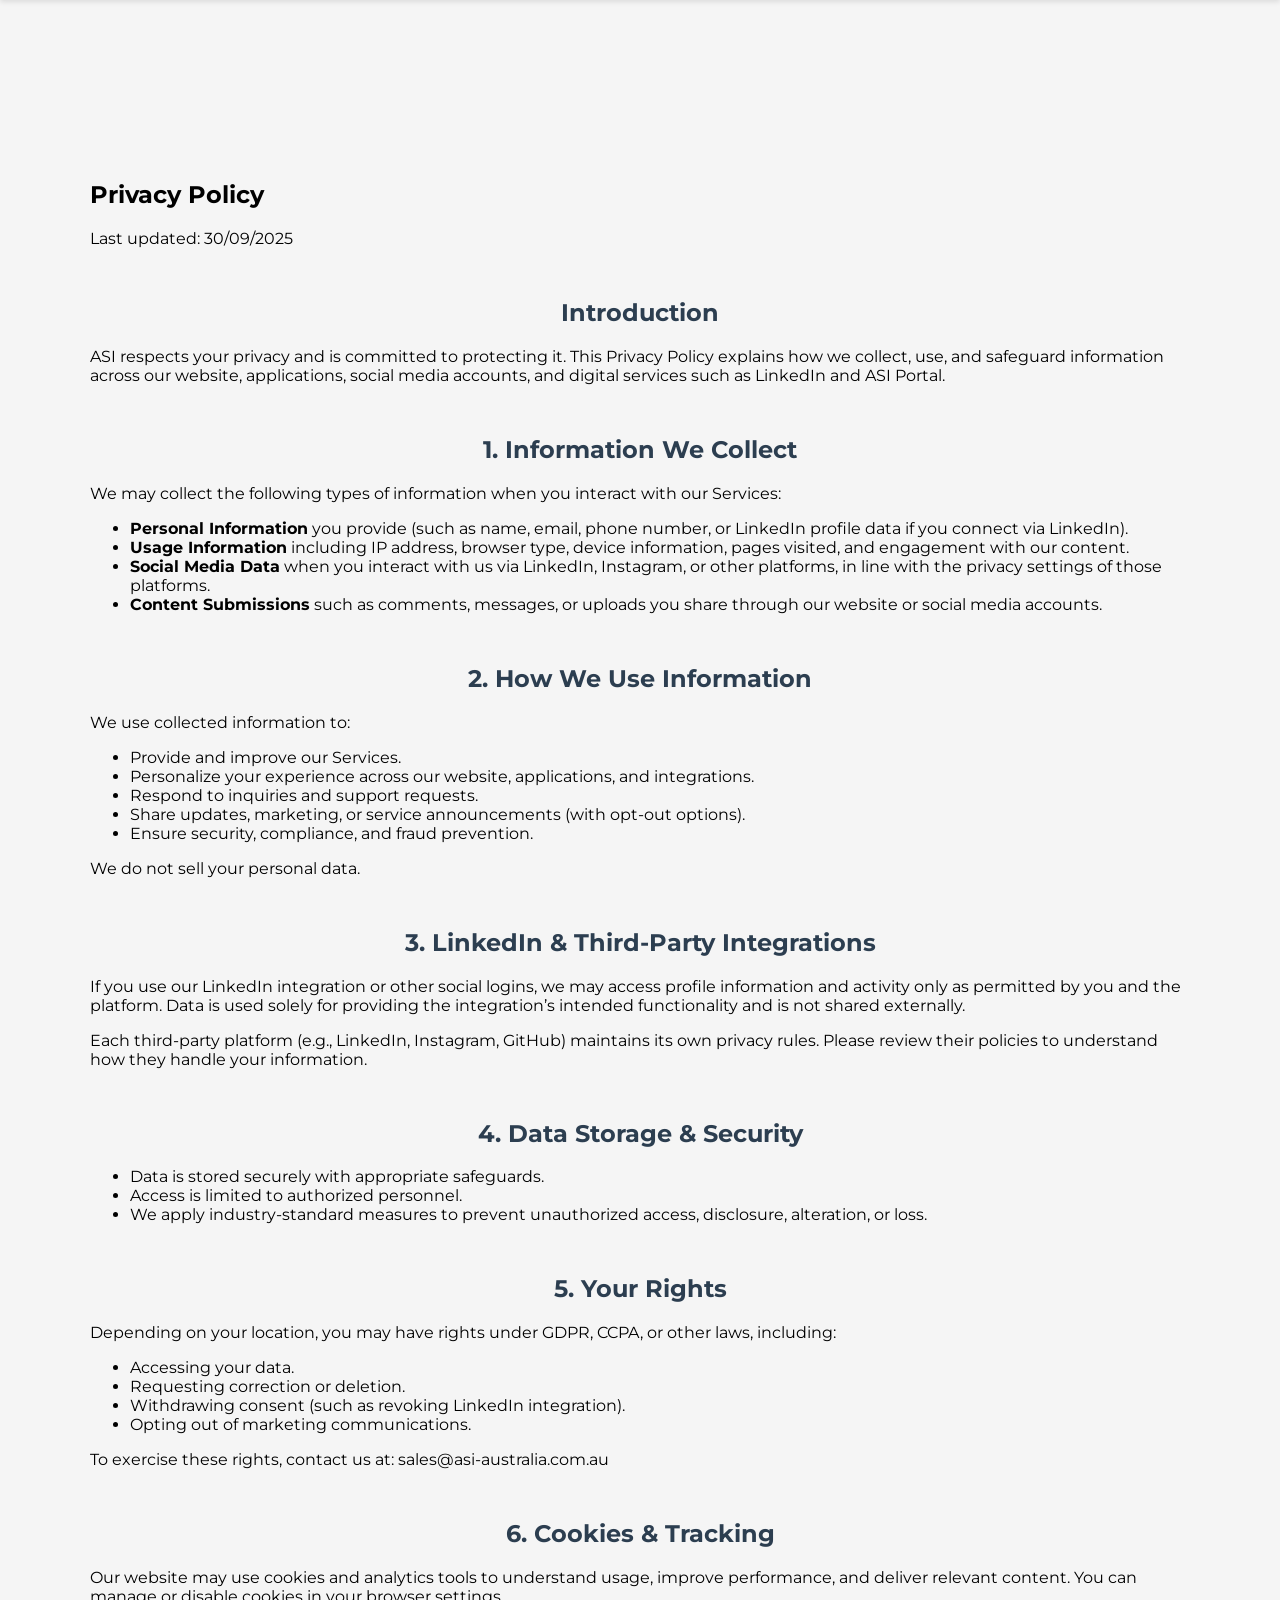
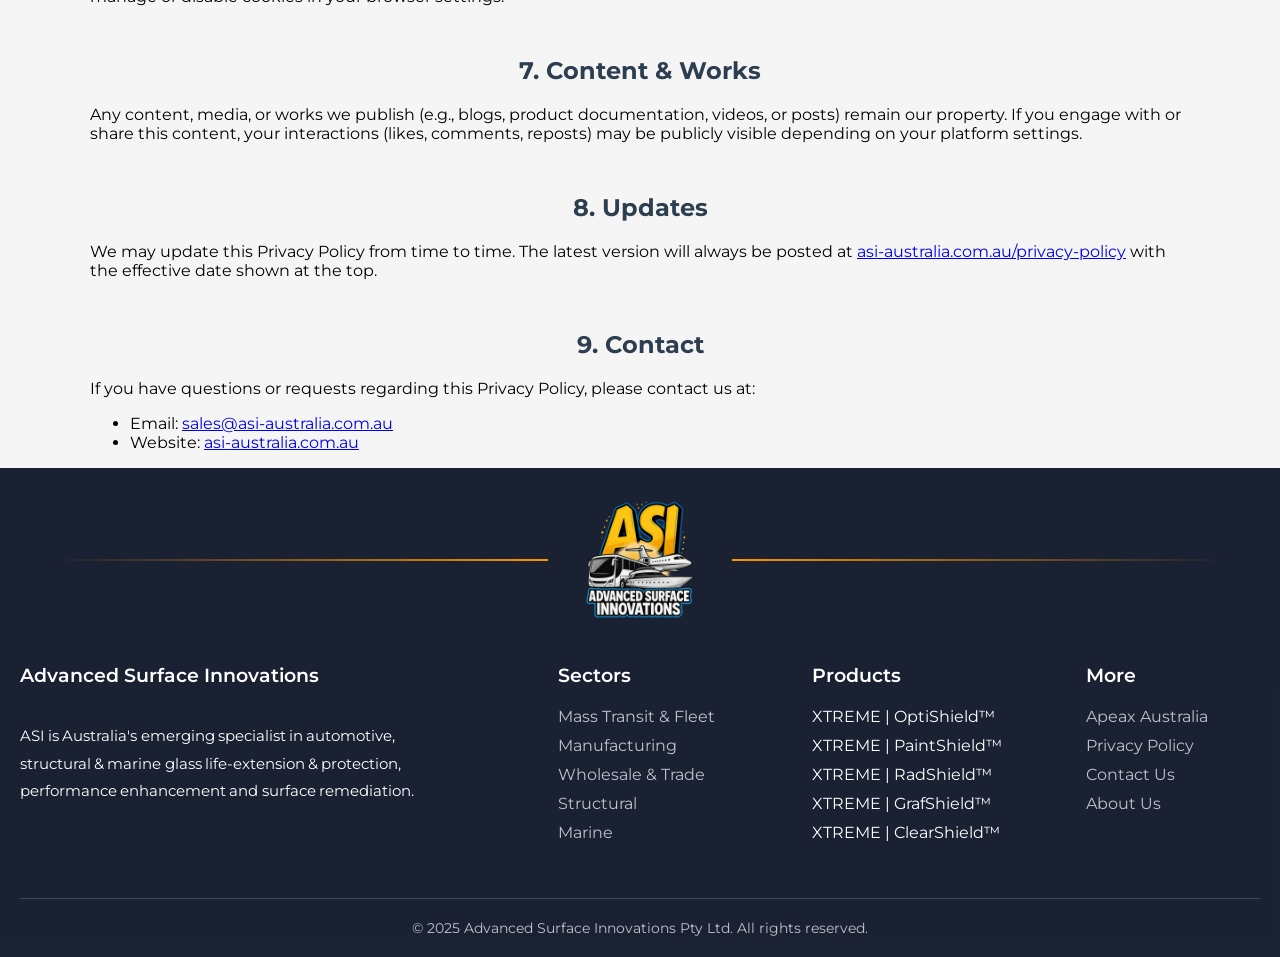
<file: public/privacy-policy.html>
<!DOCTYPE html>
<html lang="en-AU">
<head>
<!-- Google tag (gtag.js) -->
<script async src="https://www.googletagmanager.com/gtag/js?id=G-4QTZKJSX55"></script>
<script>
  window.dataLayer = window.dataLayer || [];
  function gtag(){dataLayer.push(arguments);}
  gtag('js', new Date());
  gtag('config', 'G-4QTZKJSX55');
</script>
    <meta charset="UTF-8">
    <meta name="viewport" content="width=device-width, initial-scale=1.0">
    <title>Privacy Policy | ASI Australia</title>
    <meta name="description" content="Privacy policy for ASI Australia (Advanced Surface Innovations Pty Ltd). How we collect, use and protect your personal information.">
    <meta property="og:type" content="website">
    <meta property="og:site_name" content="ASI Australia">
    <meta property="og:title" content="Privacy Policy | ASI Australia">
    <meta property="og:description" content="Privacy policy for ASI Australia (Advanced Surface Innovations Pty Ltd). How we collect, use and protect your personal information.">
    <meta property="og:url" content="https://asi-australia.com.au/privacy-policy">
    <meta property="og:image" content="https://asi-australia.com.au/images/asi-logo.png">
    <meta name="twitter:card" content="summary_large_image">
    <link rel="canonical" href="https://asi-australia.com.au/privacy-policy">
  <link rel="preconnect" href="https://fonts.googleapis.com">
  <link rel="preconnect" href="https://fonts.gstatic.com" crossorigin>
  <link href="https://fonts.googleapis.com/css2?family=Montserrat:wght@400;500;600;700&display=swap" rel="stylesheet">
  <link rel="stylesheet" href="styles/main.css">
  <style>
    .hyperportal-navbar {
      background: rgba(15, 23, 42, 0.95);
      backdrop-filter: blur(10px);
      border-bottom: 1px solid rgba(148, 163, 184, 0.3);
      position: fixed;
      top: 0;
      left: 0;
      right: 0;
      z-index: 1000;
      transform: translateY(0);
      transition: transform 0.3s ease;
      will-change: transform;
    }
    .hyperportal-navbar a {
      color: #f8fafc !important;
      font-weight: bold !important;
      text-decoration: none !important;
      opacity: 1 !important;
      transition: all 0.3s ease !important;
    }
    .hyperportal-navbar a:hover {
      color: #3b82f6 !important;
      transform: translateY(-1px);
    }
    body {
      padding-top: 80px;
    }
    .dropdown {
      position: relative;
      display: inline-block;
    }
    .dropdown-content {
      display: none;
      position: absolute;
      background: rgba(15, 23, 42, 0.98);
      backdrop-filter: blur(10px);
      min-width: 220px;
      box-shadow: 0px 8px 16px 0px rgba(0,0,0,0.3);
      z-index: 1001;
      border-radius: 8px;
      border: 1px solid rgba(148, 163, 184, 0.3);
      top: 100%;
      left: 0;
      margin-top: 0px;
      padding-top: 5px;
    }
    .dropdown-content a {
      color: #f8fafc !important;
      padding: 12px 16px !important;
      text-decoration: none !important;
      display: block !important;
      font-weight: bold !important;
      transition: all 0.3s ease !important;
    }
    .dropdown-content a:hover {
      background: rgba(59, 130, 246, 0.1) !important;
      color: #3b82f6 !important;
      transform: none !important;
    }
    .dropdown:hover .dropdown-content,
    .dropdown-content:hover {
      display: block;
    }
    .dropdown-arrow {
      margin-left: 5px;
      transition: transform 0.3s ease;
    }
    .dropdown:hover .dropdown-arrow {
      transform: rotate(180deg);
    }
  </style>
</head>
<body>
  <!-- Navigation -->
  <nav class="navbar asiportal-navbar" style="display: flex; justify-content: space-between; align-items: center; padding: 0 20px;">
    <div style="flex: 1;"></div>
    <div style="display: flex; align-items: center; gap: 20px;">
      <a href="index.html" style="font-weight: bold; color: #f8fafc !important; text-decoration: none !important;">Home</a>
      <div class="dropdown">
        <a href="sectors.html" style="font-weight: bold; color: #f8fafc !important; text-decoration: none !important; display: flex; align-items: center;">
          Sectors
          <span class="dropdown-arrow" style="font-size: 16px; font-weight: bold;">^</span>
        </a>
        <div class="dropdown-content">
          <a href="mass-transit.html" style="font-weight: bold;">Mass Transit & Fleet</a>
          <a href="manufacturing.html" style="font-weight: bold;">Manufacturing</a>
          <a href="wholesale-trade.html" style="font-weight: bold;">Wholesale & Trade</a>
          <a href="structural.html" style="font-weight: bold;">Structural</a>
          <a href="marine.html" style="font-weight: bold;">Marine</a>
        </div>
      </div>
      <a href="https://hyperportal.online" target="_blank" style="font-weight: bold; color: #f8fafc !important; text-decoration: none !important;">ASIPortal™</a>
      <div style="margin: 0 30px;">
        <img src="images/asi-logo.png" alt="ASI Logo" class="nav-logo-img">
      </div>
      <a href="apeax/index.html" style="font-weight: bold; color: #f8fafc !important; text-decoration: none !important;">Apeax Australia</a>
      <a href="contact.html" style="font-weight: bold; color: #f8fafc !important; text-decoration: none !important;">Contact</a>
      <a href="about.html" style="font-weight: bold; color: #f8fafc !important; text-decoration: none !important;">About Us</a>
    </div>
    <div style="flex: 1; display: flex; justify-content: flex-end;">
      <a href="https://hyperportal.online" target="_blank" style="background: linear-gradient(135deg, #ff8c00, #ff6b00); color: white !important; padding: 14px 28px; border-radius: 25px; text-decoration: none !important; font-weight: bold; font-size: 1rem; display: flex; align-items: center; gap: 8px; transition: all 0.3s ease; box-shadow: 0 4px 15px rgba(255, 140, 0, 0.3); border: none;" onmouseover="this.style.transform='translateY(-2px)'; this.style.boxShadow='0 6px 20px rgba(255, 140, 0, 0.4)'" onmouseout="this.style.transform='translateY(0)'; this.style.boxShadow='0 4px 15px rgba(255, 140, 0, 0.3)'">
        ASIPortal™
      </a>
    </div>
  </nav>

  <!-- Privacy Policy Content -->
  <section class="privacy-policy-content" style="margin-top:100px;">
    <div class="policy-wrapper" style="max-width:1100px; margin:0 auto; padding:0 8px;">
      <h1>Privacy Policy</h1>
      <p>Last updated: 30/09/2025</p>
      <h2>Introduction</h2>
        <p>ASI respects your privacy and is committed to protecting it. This Privacy Policy explains how we collect, use, and safeguard information across our website, applications, social media accounts, and digital services such as LinkedIn and ASI Portal.</p>
      <h2>1. Information We Collect</h2>
      <p>We may collect the following types of information when you interact with our Services:</p>
      <ul>
        <li><strong>Personal Information</strong> you provide (such as name, email, phone number, or LinkedIn profile data if you connect via LinkedIn).</li>
        <li><strong>Usage Information</strong> including IP address, browser type, device information, pages visited, and engagement with our content.</li>
        <li><strong>Social Media Data</strong> when you interact with us via LinkedIn, Instagram, or other platforms, in line with the privacy settings of those platforms.</li>
        <li><strong>Content Submissions</strong> such as comments, messages, or uploads you share through our website or social media accounts.</li>
      </ul>
      <h2>2. How We Use Information</h2>
      <p>We use collected information to:</p>
      <ul>
        <li>Provide and improve our Services.</li>
        <li>Personalize your experience across our website, applications, and integrations.</li>
        <li>Respond to inquiries and support requests.</li>
        <li>Share updates, marketing, or service announcements (with opt-out options).</li>
        <li>Ensure security, compliance, and fraud prevention.</li>
      </ul>
      <p>We do not sell your personal data.</p>
      <h2>3. LinkedIn & Third-Party Integrations</h2>
      <p>If you use our LinkedIn integration or other social logins, we may access profile information and activity only as permitted by you and the platform. Data is used solely for providing the integration’s intended functionality and is not shared externally.</p>
      <p>Each third-party platform (e.g., LinkedIn, Instagram, GitHub) maintains its own privacy rules. Please review their policies to understand how they handle your information.</p>
      <h2>4. Data Storage & Security</h2>
      <ul>
        <li>Data is stored securely with appropriate safeguards.</li>
        <li>Access is limited to authorized personnel.</li>
        <li>We apply industry-standard measures to prevent unauthorized access, disclosure, alteration, or loss.</li>
      </ul>
      <h2>5. Your Rights</h2>
      <p>Depending on your location, you may have rights under GDPR, CCPA, or other laws, including:</p>
      <ul>
        <li>Accessing your data.</li>
        <li>Requesting correction or deletion.</li>
        <li>Withdrawing consent (such as revoking LinkedIn integration).</li>
        <li>Opting out of marketing communications.</li>
      </ul>
      <p>To exercise these rights, contact us at: sales@asi-australia.com.au</p>
      <h2>6. Cookies & Tracking</h2>
      <p>Our website may use cookies and analytics tools to understand usage, improve performance, and deliver relevant content. You can manage or disable cookies in your browser settings.</p>
      <h2>7. Content & Works</h2>
      <p>Any content, media, or works we publish (e.g., blogs, product documentation, videos, or posts) remain our property. If you engage with or share this content, your interactions (likes, comments, reposts) may be publicly visible depending on your platform settings.</p>
      <h2>8. Updates</h2>
      <p>We may update this Privacy Policy from time to time. The latest version will always be posted at <a href="https://asi-australia.com.au/privacy-policy">asi-australia.com.au/privacy-policy</a> with the effective date shown at the top.</p>
      <h2>9. Contact</h2>
      <p>If you have questions or requests regarding this Privacy Policy, please contact us at:</p>
      <ul>
        <li>Email: <a href="mailto:sales@asi-australia.com.au">sales@asi-australia.com.au</a></li>
        <li>Website: <a href="https://asi-australia.com.au">asi-australia.com.au</a></li>
      </ul>
    </div>
  </section>

  <!-- Same footer as main page -->
  <footer class="footer" style="background: rgba(15, 23, 42, 0.95); margin-top: 0; border-top: none; padding-top: 0;">
    <div style="width: 100%; padding: 32px 0 24px 0; display: flex; align-items: center; justify-content: center; flex-direction: row; gap: 32px;">
      <div style="flex: 1; height: 2px; background: linear-gradient(to right, transparent 0%, #ff9500 100%); max-width: 40%;"></div>
      <div style="flex: none; display: flex; align-items: center; justify-content: center;">
        <img src="images/asi-logo.png" alt="ASI Logo" style="height: 120px; width: auto; display: block;">
      </div>
      <div style="flex: 1; height: 2px; background: linear-gradient(to left, transparent 0%, #ff9500 100%); max-width: 40%;"></div>
    </div>
    <div class="footer-content" style="display: flex; flex-direction: row; justify-content: space-between; align-items: flex-start; gap: 40px; max-width: 1600px; margin: 0 auto; width: 100%;">
      <div class="footer-section" style="flex: 1 1 420px; min-width: 320px; max-width: 520px; margin-right: 64px; display: flex; flex-direction: column; align-items: flex-start;">
        <h3>Advanced Surface Innovations</h3>
        <p style="margin-bottom: 0; max-width: 420px; line-height: 1.8; font-size: 0.95rem; word-spacing: -0.05em;">
          ASI is Australia's emerging specialist in automotive, structural &amp; marine glass life-extension &amp; protection, performance enhancement and surface remediation.
        </p>
      </div>
      <div class="footer-section" style="flex: 1 1 200px; min-width: 180px;">
        <h3>Sectors</h3>
        <ul>
          <li><a href="mass-transit.html">Mass Transit & Fleet</a></li>
          <li><a href="manufacturing.html">Manufacturing</a></li>
          <li><a href="wholesale-trade.html">Wholesale & Trade</a></li>
          <li><a href="structural.html">Structural</a></li>
          <li><a href="marine.html">Marine</a></li>
        </ul>
      </div>
      <div class="footer-section" style="flex: 1 1 220px; min-width: 200px;">
        <h3>Products</h3>
        <ul>
          <li>XTREME | OptiShield™</li>
          <li>XTREME | PaintShield™</li>
          <li>XTREME | RadShield™</li>
          <li>XTREME | GrafShield™</li>
          <li>XTREME | ClearShield™</li>
        </ul>
      </div>
      <div class="footer-section" style="flex: 1 1 160px; min-width: 140px;">
        <h3>More</h3>
        <ul>
          <li><a href="apeax/index.html">Apeax Australia</a></li>
          <li><a href="privacy-policy.html">Privacy Policy</a></li>
          <li><a href="contact.html">Contact Us</a></li>
          <li><a href="about.html">About Us</a></li>
        </ul>
      </div>
    </div>
    <div class="footer-bottom">
      <p>&copy; 2025 Advanced Surface Innovations Pty Ltd. All rights reserved.</p>
    </div>
  </footer>
</body>
</html>
</file>
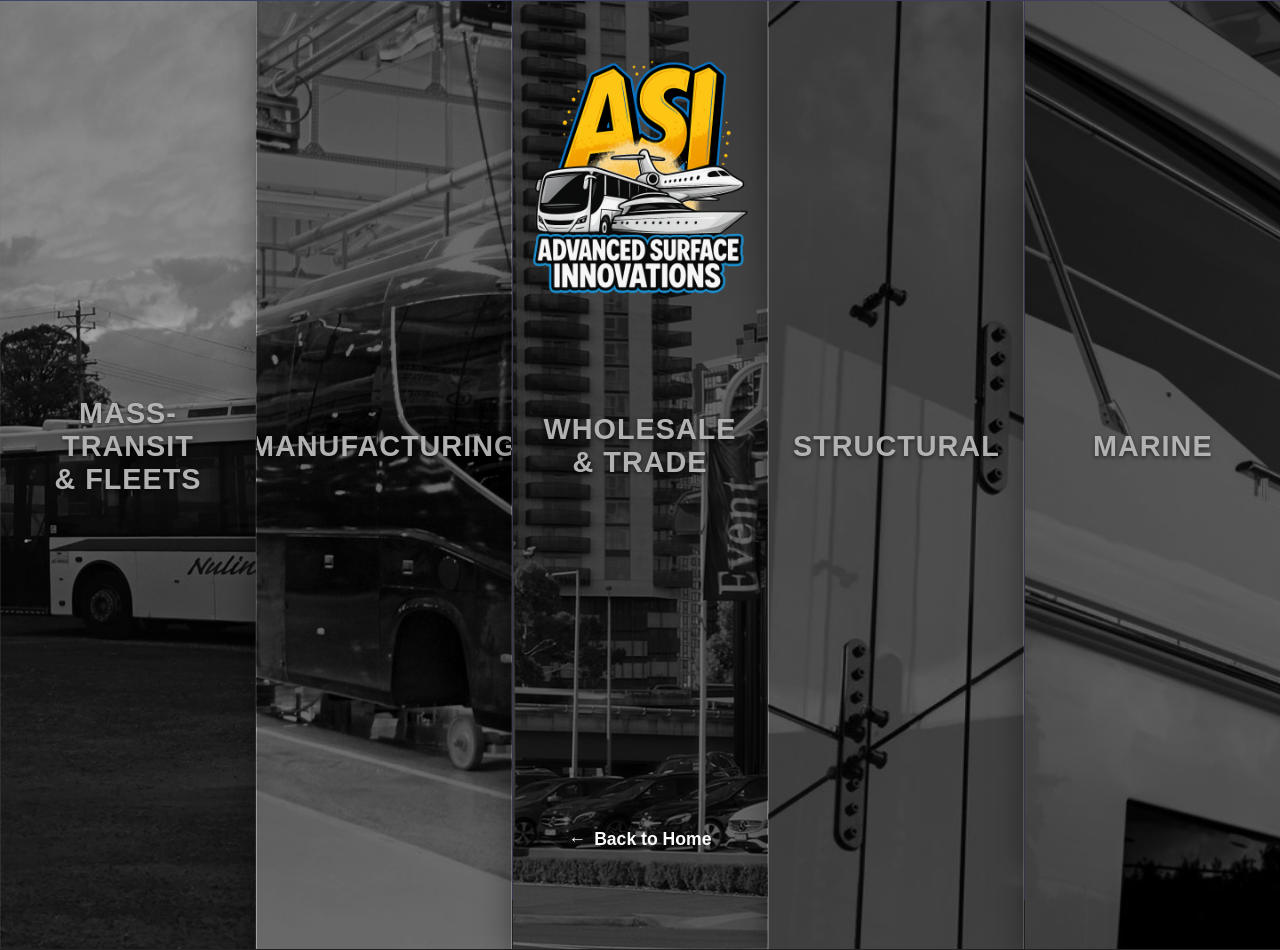
<file: public/sectors.html>
<!DOCTYPE html>
<html lang="en-AU">
<head>
<!-- Google tag (gtag.js) -->
<script async src="https://www.googletagmanager.com/gtag/js?id=G-4QTZKJSX55"></script>
<script>
  window.dataLayer = window.dataLayer || [];
  function gtag(){dataLayer.push(arguments);}
  gtag('js', new Date());
  gtag('config', 'G-4QTZKJSX55');
</script>
    <meta charset="UTF-8">
    <meta name="viewport" content="width=device-width, initial-scale=1.0">
    <title>Our Sectors | ASI Australia</title>
    <meta name="description" content="ASI Australia serves five key sectors: mass-transit fleets, manufacturing, wholesale trade, structural glazing and marine. Discover our specialist glass solutions.">
    <meta property="og:type" content="website">
    <meta property="og:site_name" content="ASI Australia">
    <meta property="og:title" content="Our Sectors | ASI Australia">
    <meta property="og:description" content="ASI Australia serves five key sectors: mass-transit fleets, manufacturing, wholesale trade, structural glazing and marine. Discover our specialist glass solutions.">
    <meta property="og:url" content="https://asi-australia.com.au/sectors">
    <meta property="og:image" content="https://asi-australia.com.au/images/asi-logo.png">
    <meta name="twitter:card" content="summary_large_image">
    <link rel="canonical" href="https://asi-australia.com.au/sectors">
    <link rel="stylesheet" href="styles/main.css">
    <style>
        /* HyperPortal Theme Override for Navigation */
        .hyperportal-navbar {
            background: rgba(15, 23, 42, 0.95);
            backdrop-filter: blur(10px);
            border-bottom: 1px solid rgba(148, 163, 184, 0.3);
            position: fixed;
            top: 0;
            left: 0;
            right: 0;
            z-index: 1000;
            transform: translateY(0);
            transition: transform 0.3s ease;
            will-change: transform;
        }
        
        .hyperportal-navbar a {
            color: #f8fafc !important;
            font-weight: bold !important;
            text-decoration: none !important;
            opacity: 1 !important;
            transition: all 0.3s ease !important;
        }
        
        .hyperportal-navbar a:hover {
            color: #3b82f6 !important;
            transform: translateY(-1px);
        }
        
        body {
            padding-top: 80px;
        }
        
        /* Dropdown Styles */
        .dropdown {
            position: relative;
            display: inline-block;
        }
        
        .dropdown-content {
            display: none;
            position: absolute;
            background: rgba(15, 23, 42, 0.98);
            backdrop-filter: blur(10px);
            min-width: 220px;
            box-shadow: 0px 8px 16px 0px rgba(0,0,0,0.3);
            z-index: 1001;
            border-radius: 8px;
            border: 1px solid rgba(148, 163, 184, 0.3);
            top: 100%;
            left: 0;
            margin-top: 0px;
            padding-top: 5px;
        }
        
        .dropdown-content a {
            color: #f8fafc !important;
            padding: 12px 16px !important;
            text-decoration: none !important;
            display: block !important;
            font-weight: bold !important;
            transition: all 0.3s ease !important;
        }
        
        .dropdown-content a:hover {
            background: rgba(59, 130, 246, 0.1) !important;
            color: #3b82f6 !important;
            transform: none !important;
        }
        
        .dropdown:hover .dropdown-content,
        .dropdown-content:hover {
            display: block;
        }
        
        .dropdown-arrow {
            margin-left: 5px;
            transition: transform 0.3s ease;
        }
        
        .dropdown:hover .dropdown-arrow {
            transform: rotate(180deg);
        }

        /* HyperPortal Theme Override - REMOVE BACKGROUND EFFECT */
        .hyperportal-theme {
            background: #0a0a0a;
            min-height: 100vh;
            position: relative;
        }
        
        /* REMOVE this entire section - it's causing the lag */
        .hyperportal-theme::before {
            display: none;
        }
        
        /* REMOVE this too - the gradient background effect */
        .hyperportal-theme::after {
            display: none;
        }
        
        .hyperportal-card {
            background: rgba(15, 23, 42, 0.6);
            /* REDUCED blur from 16px to 8px for better performance */
            backdrop-filter: blur(8px);
            border: 1px solid rgba(148, 163, 184, 0.2);
            border-radius: 16px;
            padding: 24px;
            box-shadow: 0 8px 32px rgba(0, 0, 0, 0.4);
            transition: all 0.3s ease;
            /* Add hardware acceleration */
            transform: translateZ(0);
            will-change: transform;
        }
        
        .hyperportal-card:hover {
            border-color: rgba(128, 128, 128, 0.6);
            box-shadow: 0 12px 40px rgba(0, 0, 0, 0.6);
        }
        
        /* Hero sector cards - rectangular with no curved corners */
        .hero-sector-card.hyperportal-card {
            border-radius: 0 !important;
            /* Optimize background images */
            background-attachment: scroll; /* Instead of fixed */
        }
        
        .hyperportal-text {
            color: rgba(248, 250, 252, 0.9);
        }
        
        .hyperportal-heading {
            color: #f8fafc;
            font-weight: 600;
            /* Hardware acceleration */
            will-change: transform;
        }
        
        .hyperportal-navbar.show {
            transform: translateY(0);
        }
        
        .hyperportal-navbar .nav-links a {
            color: #f8fafc !important;
            font-weight: 500 !important;
            text-decoration: none !important;
            opacity: 1 !important;
            transition: all 0.3s ease !important;
        }
        
        .hyperportal-navbar .nav-links a:hover {
            color: #3b82f6 !important;
            transform: translateY(-1px);
        }
        
        .hyperportal-navbar .login-btn {
            color: #f8fafc !important;
            font-weight: 600 !important;
            opacity: 1 !important;
            background: rgba(59, 130, 246, 0.2) !important;
            border: 1px solid rgba(59, 130, 246, 0.4) !important;
            border-radius: 8px !important;
            padding: 8px 16px !important;
            transition: all 0.3s ease !important;
        }
        
        .hyperportal-navbar .login-btn:hover {
            background: rgba(59, 130, 246, 0.3) !important;
            border-color: rgba(59, 130, 246, 0.6) !important;
            transform: translateY(-1px);
        }
        
        body {
            padding-top: 0;
        }
    </style>
</head>
<body class="hyperportal-theme">

    <section class="hero">
        <!-- Independent logo floating above everything -->
        <div class="hero-logo">
            <img src="images/asi-logo.png" alt="ASI Logo" class="hero-logo-img">
        </div>
        
        <!-- Independent back arrow for center card -->
        <div class="back-arrow" onclick="window.location.href='index.html'" style="position: absolute; bottom: 50px; left: 50%; transform: translateX(-50%); z-index: 1001; cursor: pointer; display: flex; align-items: center; gap: 8px; color: #f8fafc; font-weight: 600; font-size: 1.1rem; transition: all 0.3s ease;">
            <span style="font-size: 1.1rem;">←</span>
            <span>Back to Home</span>
        </div>
        
        <style>
        .back-arrow:hover {
            transform: translateX(-50%) scale(1.05);
            color: #3b82f6;
        }
        </style>
        
        <div class="hero-sectors">
            <div class="hero-sector-card hyperportal-card" onclick="window.location.href='mass-transit.html'" style="background-image: url('images/mass-transit-hero.jpg'); background-size: cover; background-position: center;">
                <h3 class="hyperportal-heading">Mass-Transit<br>& Fleets</h3>
                <div class="sector-arrow">
                    <div class="arrow-line"></div>
                    <div class="arrow-head">→</div>
                    <span class="read-more hyperportal-text">Read More</span>
                </div>
            </div>
            <div class="hero-sector-card hyperportal-card" onclick="window.location.href='manufacturing.html'">
                <h3 class="hyperportal-heading">Manufacturing</h3>
                <div class="sector-arrow">
                    <div class="arrow-line"></div>
                    <div class="arrow-head">→</div>
                    <span class="read-more hyperportal-text">Read More</span>
                </div>
            </div>
            <div class="hero-sector-card hyperportal-card" onclick="window.location.href='wholesale-trade.html'">
                <h3 class="hyperportal-heading">Wholesale & Trade</h3>
                <div class="sector-arrow">
                    <div class="arrow-line"></div>
                    <div class="arrow-head">→</div>
                    <span class="read-more hyperportal-text">Read More</span>
                </div>
            </div>
            <div class="hero-sector-card hyperportal-card" onclick="window.location.href='structural.html'">
                <h3 class="hyperportal-heading">Structural</h3>
                <div class="sector-arrow">
                    <div class="arrow-line"></div>
                    <div class="arrow-head">→</div>
                    <span class="read-more hyperportal-text">Read More</span>
                </div>
            </div>
            <div class="hero-sector-card hyperportal-card" onclick="window.location.href='marine.html'">
                <h3 class="hyperportal-heading">Marine</h3>
                <div class="sector-arrow">
                    <div class="arrow-line"></div>
                    <div class="arrow-head">→</div>
                    <span class="read-more hyperportal-text">Read More</span>
                </div>
            </div>
        </div>
    </section>

</body>
</html>
<script>
document.addEventListener('DOMContentLoaded', function() {
    const centerCard = document.querySelector('.hero-sector-card:nth-child(3)');
    const heroLogo = document.querySelector('.hero-logo');
    
    if (centerCard && heroLogo) {
        centerCard.addEventListener('mouseenter', function() {
            heroLogo.classList.add('center-hovered');
        });
        
        centerCard.addEventListener('mouseleave', function() {
            heroLogo.classList.remove('center-hovered');
        });
    }
});
</script>
</file>
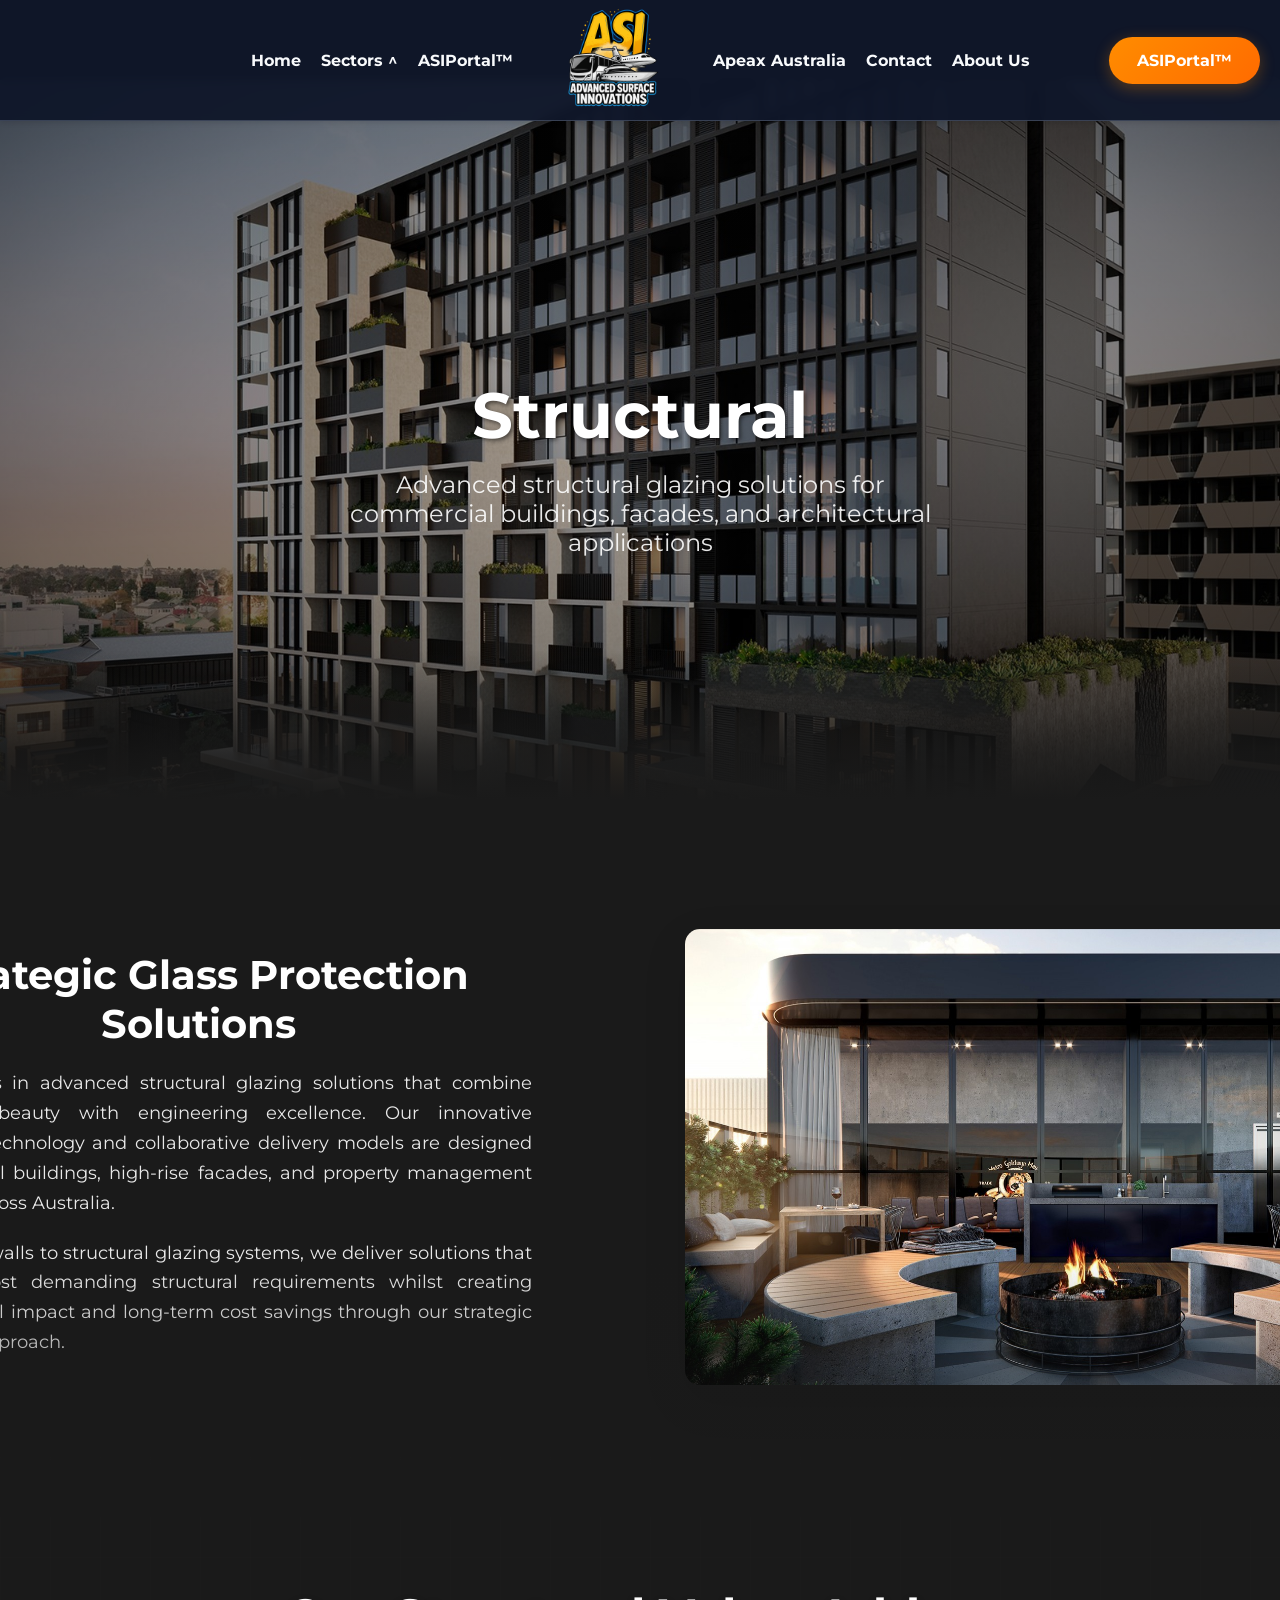
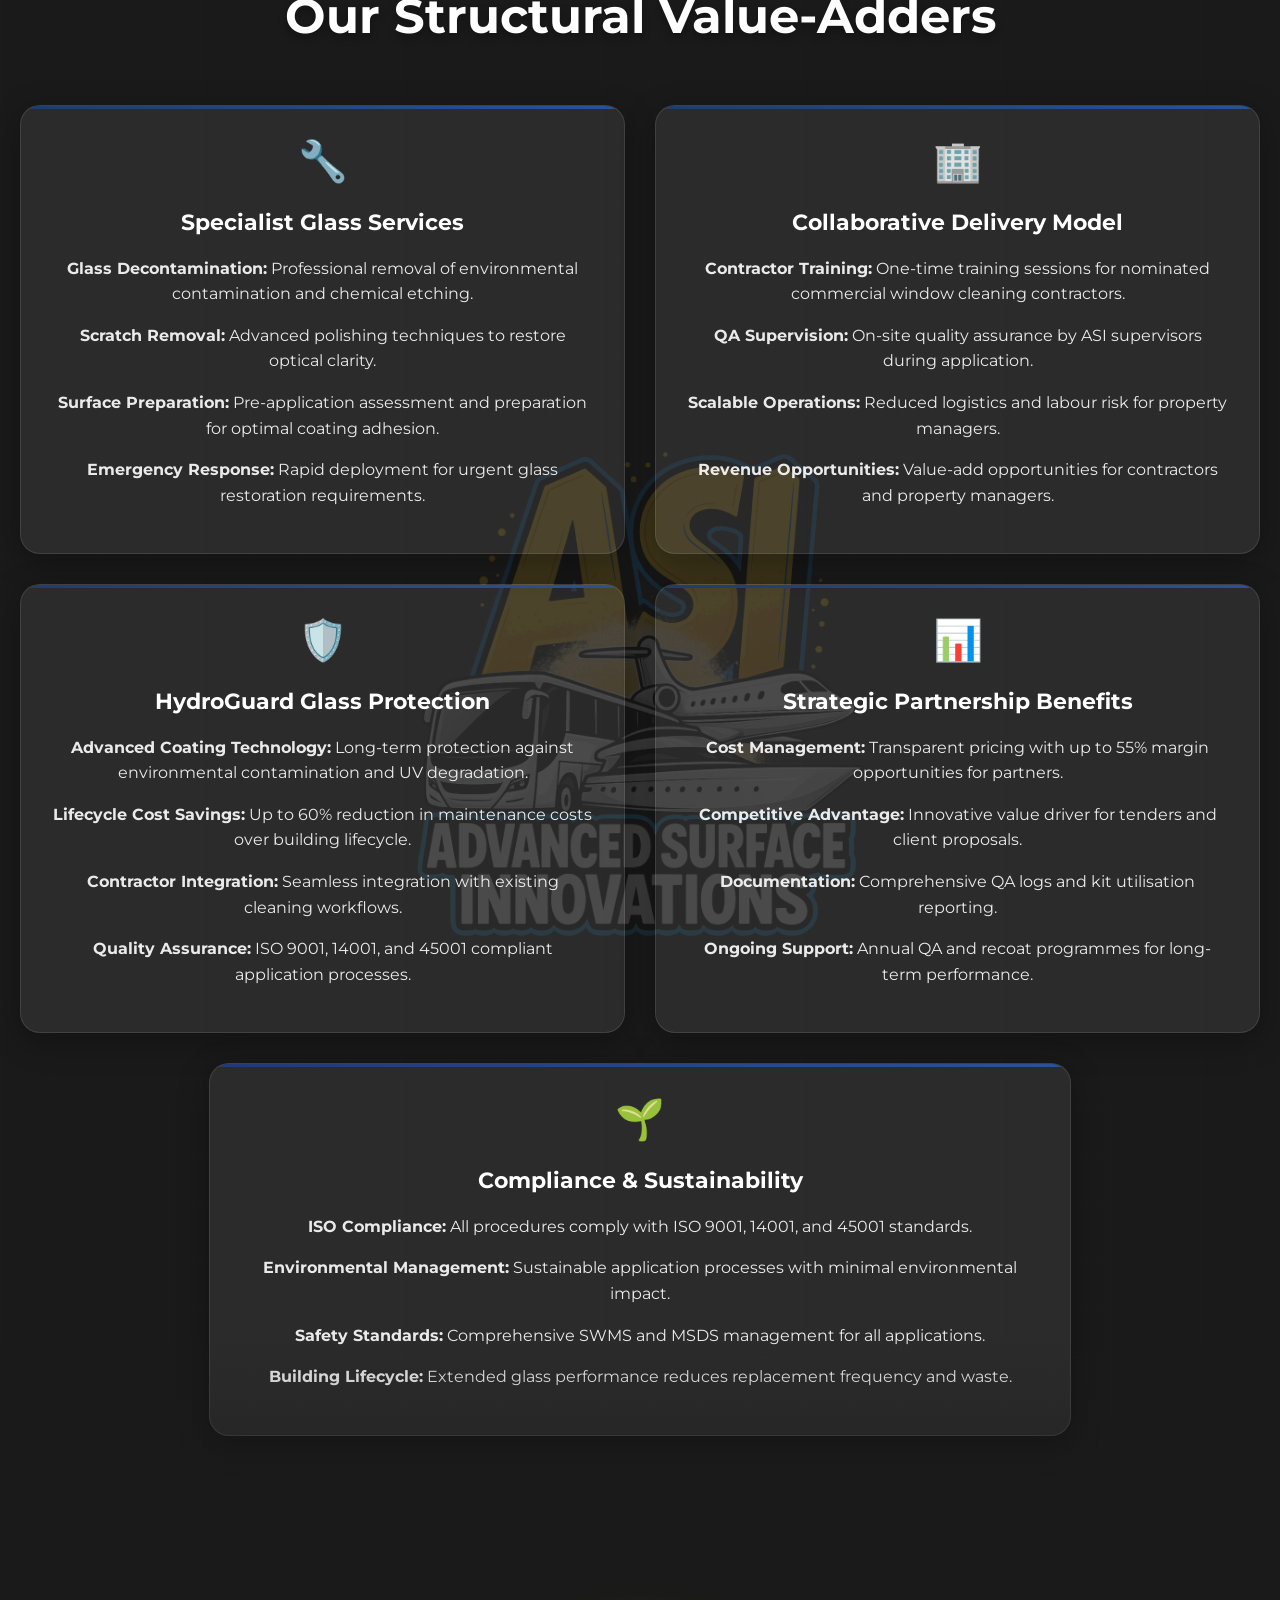
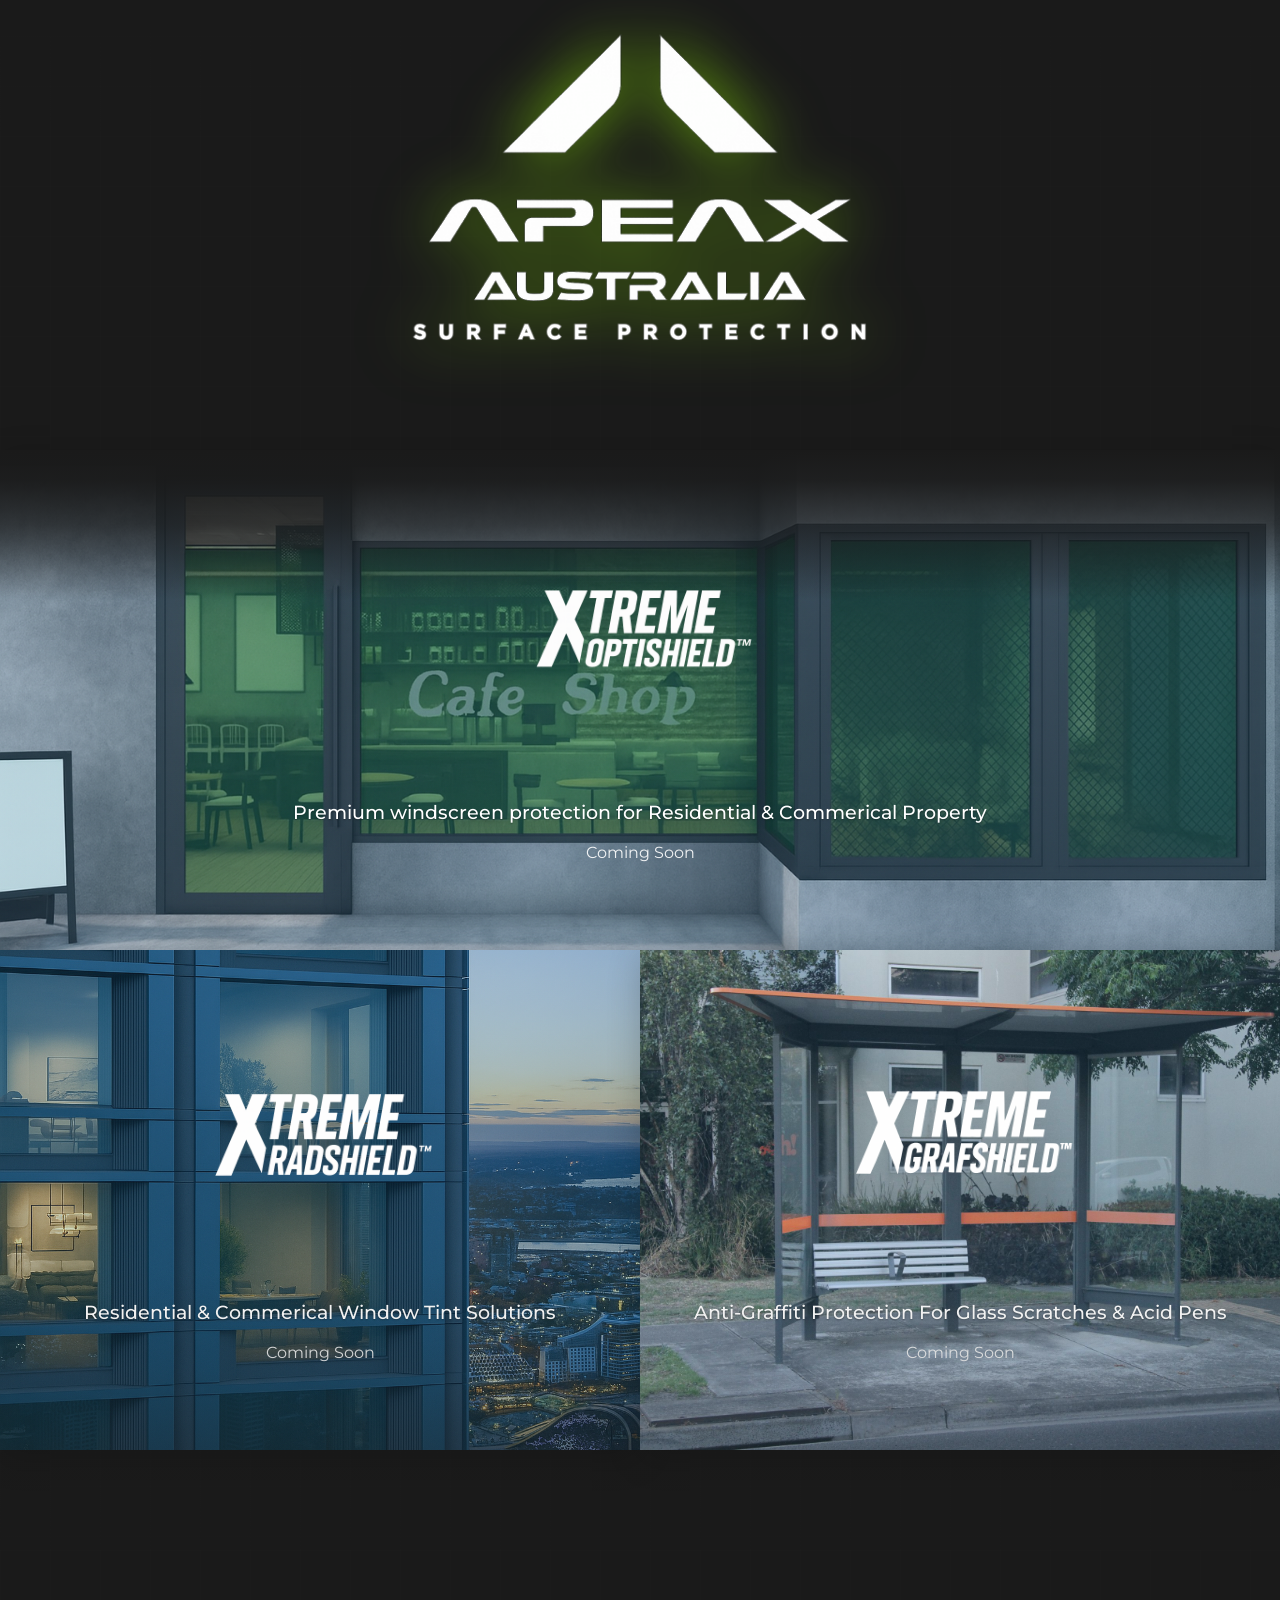
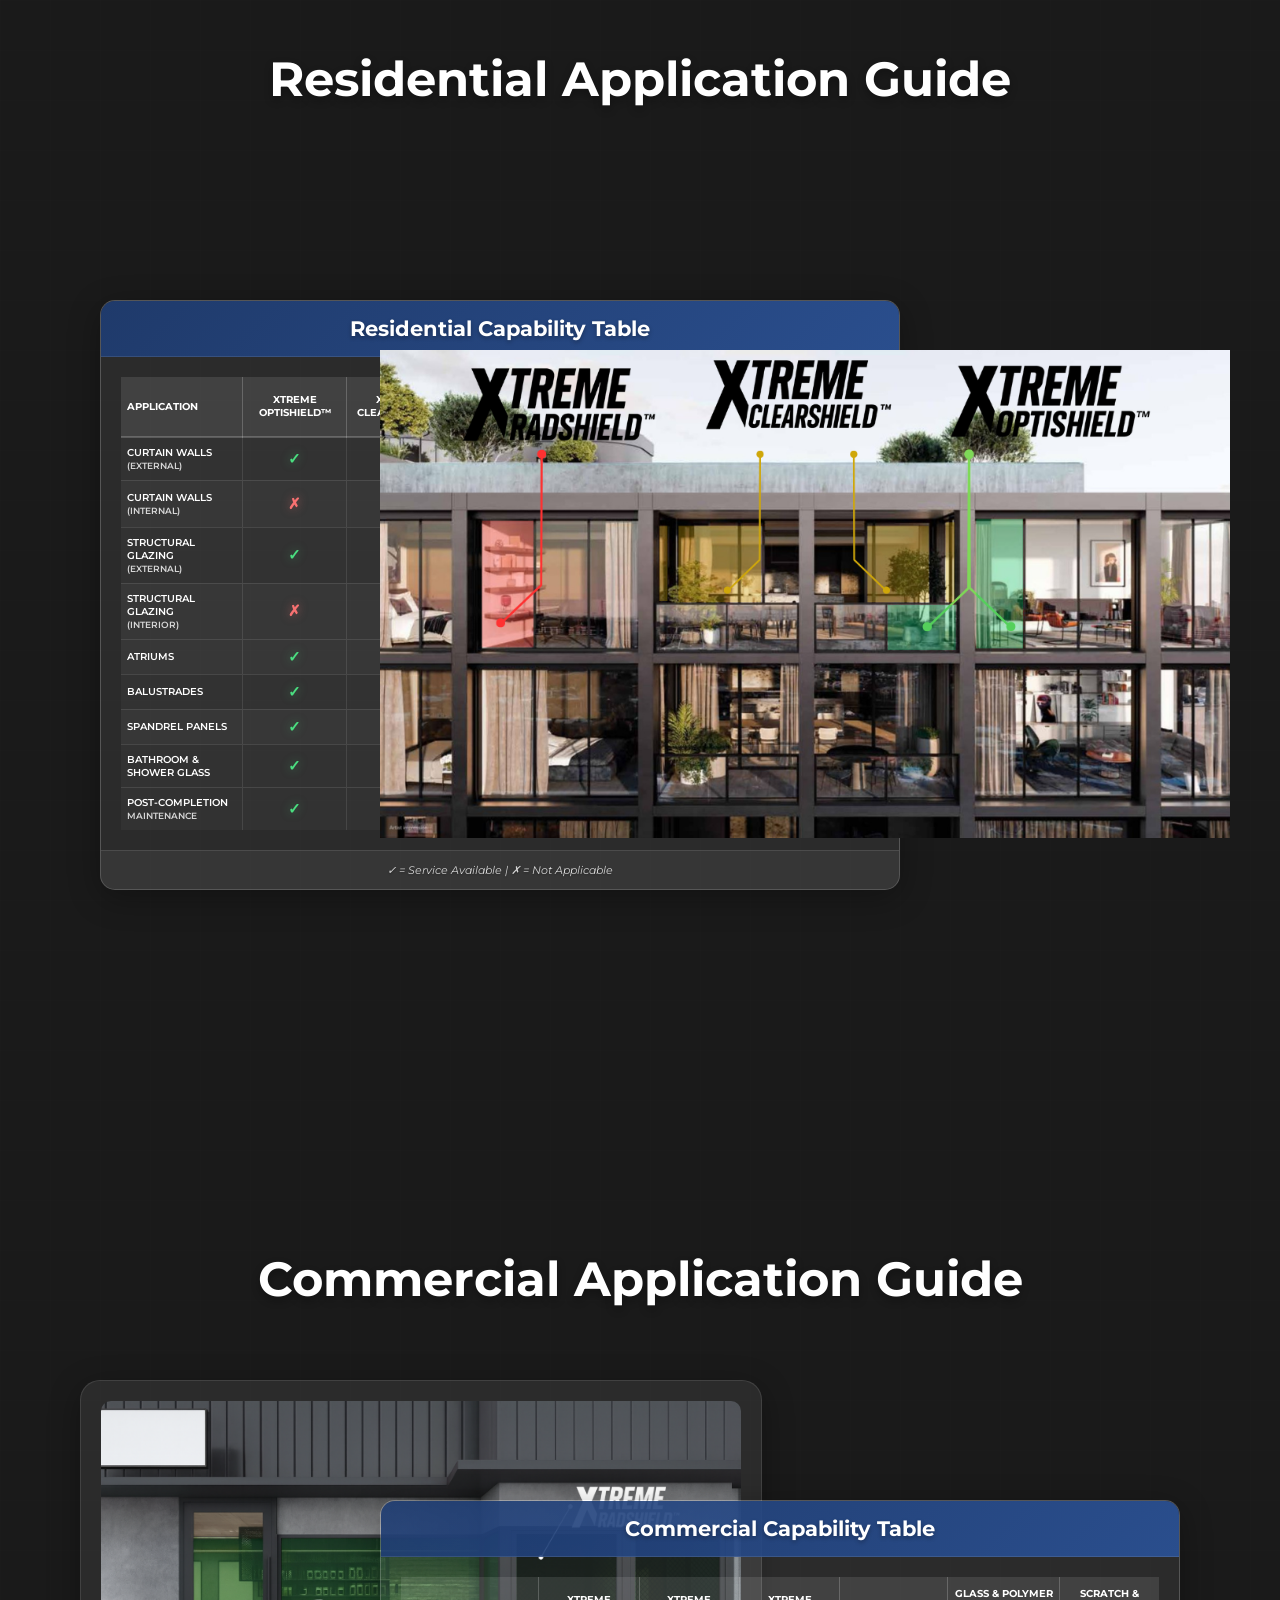
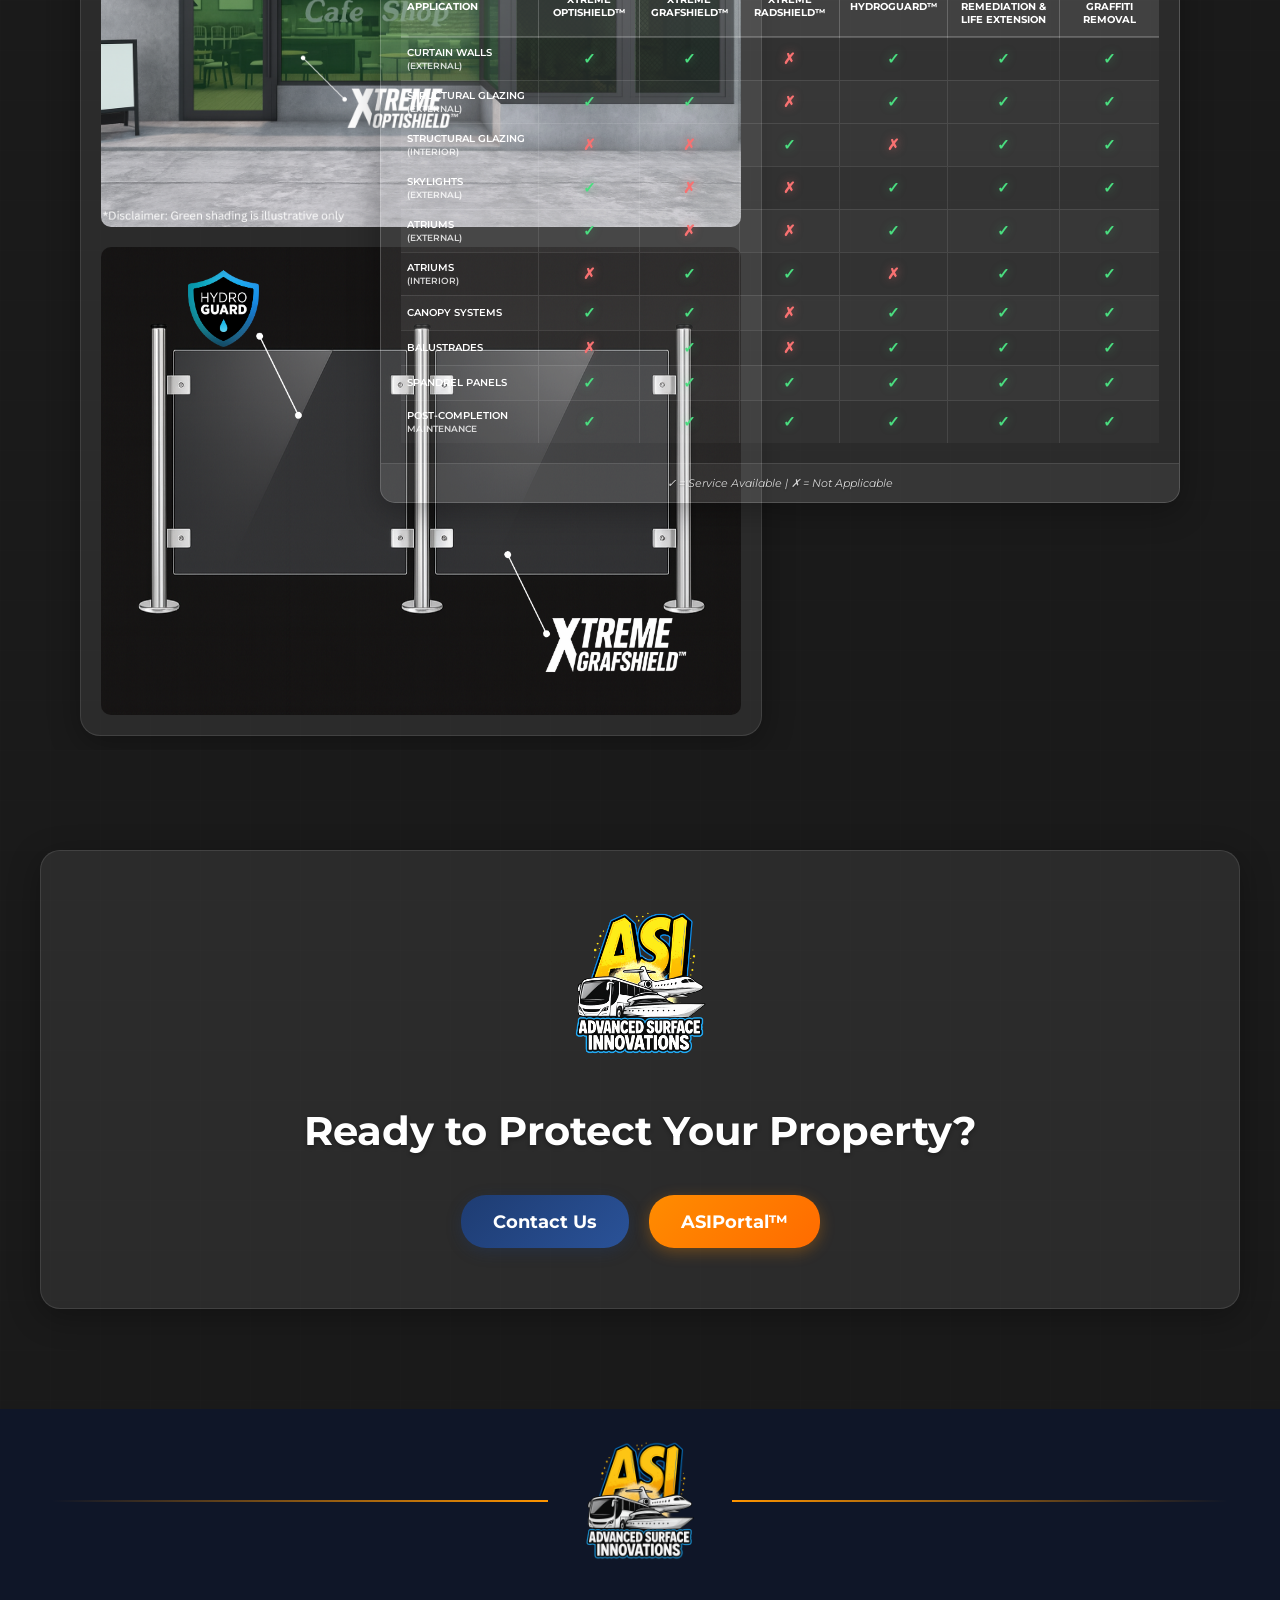
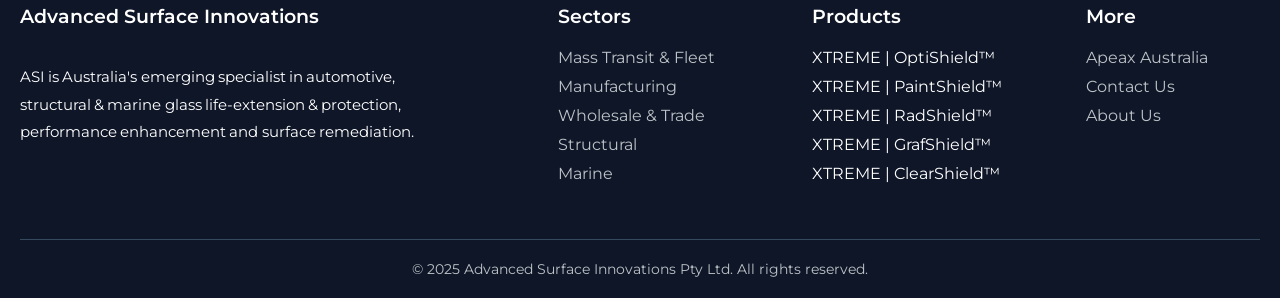
<file: public/structural.html>
<!DOCTYPE html>
<html lang="en-AU">
<head>
<!-- Google tag (gtag.js) -->
<script async src="https://www.googletagmanager.com/gtag/js?id=G-4QTZKJSX55"></script>
<script>
  window.dataLayer = window.dataLayer || [];
  function gtag(){dataLayer.push(arguments);}
  gtag('js', new Date());
  gtag('config', 'G-4QTZKJSX55');
</script>
<script type="application/ld+json">
{
  "@context": "https://schema.org",
  "@type": "Service",
  "serviceType": "Structural Glass Protection & Remediation",
  "provider": {
    "@type": "LocalBusiness",
    "name": "ASI Australia",
    "url": "https://asi-australia.com.au"
  },
  "areaServed": "Victoria, Australia",
  "description": "Commercial building glass protection, scratch remediation and anti-graffiti surface solutions for architects, facility managers and property owners across Victoria."
}
</script>
    <meta charset="UTF-8">
    <meta name="viewport" content="width=device-width, initial-scale=1.0">
    <title>Structural Glass Protection & Remediation | ASI Australia</title>
    <meta name="description" content="Commercial building glass protection, scratch remediation and anti-graffiti solutions for architects, facility managers and property owners across Victoria.">
    <meta property="og:type" content="website">
    <meta property="og:site_name" content="ASI Australia">
    <meta property="og:title" content="Structural Glass Protection & Remediation | ASI Australia">
    <meta property="og:description" content="Commercial building glass protection, scratch remediation and anti-graffiti solutions for architects, facility managers and property owners across Victoria.">
    <meta property="og:url" content="https://asi-australia.com.au/structural">
    <meta property="og:image" content="https://asi-australia.com.au/images/asi-logo.png">
    <meta name="twitter:card" content="summary_large_image">
    <link rel="canonical" href="https://asi-australia.com.au/structural">
    <link rel="preconnect" href="https://fonts.googleapis.com">
    <link rel="preconnect" href="https://fonts.gstatic.com" crossorigin>
    <link href="https://fonts.googleapis.com/css2?family=Montserrat:wght@400;500;600;700&display=swap" rel="stylesheet">
    <link rel="stylesheet" href="styles/main.css">
    <style>
        /* HyperPortal Theme Override for Structural Page */
        .structural-hyperportal {
            background: #1a1a1a;
            min-height: 100vh;
            position: relative;
        }
        .asiportal-card {
            background: rgba(248, 250, 252, 0.8);
            backdrop-filter: blur(16px);
            border: 1px solid rgba(226, 232, 240, 0.6);
            border-radius: 16px;
            padding: 24px;
            box-shadow: 0 4px 16px rgba(0, 0, 0, 0.1);
            transition: all 0.3s ease;
        }
        
        .asiportal-card:hover {
            border-color: rgba(59, 130, 246, 0.4);
            box-shadow: 0 8px 25px rgba(0, 0, 0, 0.15);
        }
        
        .asiportal-text {
            color: rgba(51, 65, 85, 0.9);
        }
        
        .asiportal-text-muted {
            color: rgba(100, 116, 139, 0.8);
        }
        
        .asiportal-heading {
            color: #1e293b;
            font-weight: 600;
        }
        
        .asiportal-navbar {
            background: rgba(15, 23, 42, 0.95);
            backdrop-filter: blur(10px);
            border-bottom: 1px solid rgba(148, 163, 184, 0.3);
            position: fixed;
            top: 0;
            left: 0;
            right: 0;
            z-index: 1000;
            transform: translateY(0);
            transition: transform 0.3s ease;
            will-change: transform;
        }
        
        .asiportal-navbar a {
            color: #f8fafc !important;
            font-weight: bold !important;
            text-decoration: none !important;
            opacity: 1 !important;
            transition: all 0.3s ease !important;
        }
        
        .asiportal-navbar a:hover {
            color: #3b82f6 !important;
            transform: translateY(-1px);
        }
        
        body {
            padding-top: 0;
            background: #1a1a1a;
        }
        
        /* Dropdown Styles */
        .dropdown {
            position: relative;
            display: inline-block;
        }
        
        .dropdown-content {
            display: none;
            position: absolute;
            background: rgba(15, 23, 42, 0.98);
            backdrop-filter: blur(10px);
            min-width: 220px;
            box-shadow: 0px 8px 16px 0px rgba(0,0,0,0.3);
            z-index: 1001;
            border-radius: 8px;
            border: 1px solid rgba(148, 163, 184, 0.3);
            top: 100%;
            left: 0;
            margin-top: 0px;
            padding-top: 5px;
        }
        
        .dropdown-content a {
            color: #f8fafc !important;
            padding: 12px 16px !important;
            text-decoration: none !important;
            display: block !important;
            font-weight: bold !important;
            transition: all 0.3s ease !important;
        }
        
        .dropdown-content a:hover {
            background: rgba(59, 130, 246, 0.1) !important;
            color: #3b82f6 !important;
            transform: none !important;
        }
        
        .dropdown:hover .dropdown-content,
        .dropdown-content:hover {
            display: block;
        }
        
        .dropdown-arrow {
            margin-left: 5px;
            transition: transform 0.3s ease;
        }
        
        .dropdown:hover .dropdown-arrow {
            transform: rotate(180deg);
        }
        
        .asiportal-hero {
            background: linear-gradient(rgba(0, 0, 0, 0.7), rgba(0, 0, 0, 0.7)), url('images/duenorthbuildingimage1.jpg');
            background-size: cover;
            background-position: center;
            min-height: 60vh;
            margin-top: 80px;
            display: flex;
            align-items: center;
            justify-content: center;
            text-align: center;
            color: white;
        }
        
        .asiportal-section {
            padding: 80px 0;
            position: relative;
            z-index: 1;
        }
        
        .asiportal-grid {
            display: grid;
            grid-template-columns: repeat(auto-fit, minmax(300px, 1fr));
            gap: 24px;
            max-width: 1200px;
            margin: 0 auto;
            padding: 0 20px;
        }
        
        .asiportal-button {
            background: linear-gradient(135deg, #3b82f6, #1d4ed8);
            color: white;
            padding: 12px 24px;
            border-radius: 8px;
            text-decoration: none;
            font-weight: 500;
            transition: all 0.3s ease;
            display: inline-block;
        }
        
        .asiportal-button:hover {
            background: linear-gradient(135deg, #2563eb, #1e40af);
            transform: translateY(-2px);
            box-shadow: 0 8px 25px rgba(59, 130, 246, 0.4);
        }
        
        .asiportal-button.secondary {
            background: rgba(148, 163, 184, 0.2);
            border: 1px solid rgba(148, 163, 184, 0.3);
        }
        
        .asiportal-button.secondary:hover {
            background: rgba(148, 163, 184, 0.3);
            border-color: rgba(148, 163, 184, 0.5);
        }
    </style>
</head>
<body class="structural-hyperportal">
    <!-- Navigation -->
    <nav class="navbar asiportal-navbar" style="display: flex; justify-content: space-between; align-items: center; padding: 0 20px;">
      <div style="flex: 1;"></div>
      <div style="display: flex; align-items: center; gap: 20px;">
        <a href="index.html" style="font-weight: bold; color: #f8fafc !important; text-decoration: none !important;">Home</a>
        <div class="dropdown">
          <a href="sectors.html" style="font-weight: bold; color: #f8fafc !important; text-decoration: none !important; display: flex; align-items: center;">
            Sectors
            <span class="dropdown-arrow" style="font-size: 16px; font-weight: bold;">^</span>
          </a>
          <div class="dropdown-content">
            <a href="mass-transit.html" style="font-weight: bold;">Mass Transit & Fleet</a>
            <a href="manufacturing.html" style="font-weight: bold;">Manufacturing</a>
            <a href="wholesale-trade.html" style="font-weight: bold;">Wholesale & Trade</a>
            <a href="structural.html" style="font-weight: bold;">Structural</a>
            <a href="marine.html" style="font-weight: bold;">Marine</a>
          </div>
        </div>
        <a href="https://hyperportal.online" target="_blank" style="font-weight: bold; color: #f8fafc !important; text-decoration: none !important;">ASIPortal™</a>
        <div style="margin: 0 30px;">
          <img src="images/asi-logo.png" alt="ASI Logo" class="nav-logo-img">
        </div>
        <a href="apeax/index.html" style="font-weight: bold; color: #f8fafc !important; text-decoration: none !important;">Apeax Australia</a>
        <a href="contact.html" style="font-weight: bold; color: #f8fafc !important; text-decoration: none !important;">Contact</a>
        <a href="about.html" style="font-weight: bold; color: #f8fafc !important; text-decoration: none !important;">About Us</a>
      </div>
      <div style="flex: 1; display: flex; justify-content: flex-end;">
        <a href="https://hyperportal.online" target="_blank" style="background: linear-gradient(135deg, #ff8c00, #ff6b00); color: white !important; padding: 14px 28px; border-radius: 25px; text-decoration: none !important; font-weight: bold; font-size: 1rem; display: flex; align-items: center; gap: 8px; transition: all 0.3s ease; box-shadow: 0 4px 15px rgba(255, 140, 0, 0.3); border: none;" onmouseover="this.style.transform='translateY(-2px)'; this.style.boxShadow='0 6px 20px rgba(255, 140, 0, 0.4)'" onmouseout="this.style.transform='translateY(0)'; this.style.boxShadow='0 4px 15px rgba(255, 140, 0, 0.3)'">
          ASIPortal™
        </a>
      </div>
    </nav>

    <!-- Hero Section -->
    <section class="sector-hero structural" style="background-image: url('images/duenorthbuildingimage1.jpg'); background-size: cover; background-position: center; background-repeat: no-repeat; position: relative; height: 80vh; margin-top: 80px;">
        <!-- Lighter dark overlay with vignette effect -->
        <div style="position: absolute; top: 0; left: 0; width: 100%; height: 100%; background: 
            radial-gradient(ellipse at center, rgba(0,0,0,0.1) 0%, rgba(0,0,0,0.4) 70%, rgba(0,0,0,0.6) 100%), 
            linear-gradient(to bottom, rgba(0,0,0,0.2) 0%, rgba(0,0,0,0.3) 100%); 
            z-index: 1;"></div>
        <div class="sector-hero-content" style="position: relative; z-index: 2; background: transparent; border-radius: 0; text-align: center;">
            <h1 style="font-size: 4rem; margin-bottom: 1rem; font-weight: 700;">Structural</h1>
            <p style="font-size: 1.5rem; opacity: 0.9;">Advanced structural glazing solutions for commercial buildings, facades, and architectural applications</p>
        </div>
        <!-- Gradient fade to next section -->
        <div style="position: absolute; bottom: 0; left: 0; width: 100%; height: 150px; background: linear-gradient(to bottom, transparent 0%, rgba(26,26,26,0.8) 70%, rgba(26,26,26,1) 100%); z-index: 3; pointer-events: none;"></div>
    </section>

    <!-- Overview Section (moved between hero and services) -->
    <section class="sector-overview" style="background: #1a1a1a; padding: 100px 0 80px 0; position: relative;">
        <div class="container">
            <div class="overview-grid" style="display: grid; grid-template-columns: 1fr 1fr; gap: 40px; align-items: center;">
                <div class="overview-text" style="transform: translateX(-175px);">
                    <h2 style="color: white; text-align: center; width: 115%; margin-bottom: 20px;">Strategic Glass Protection Solutions</h2>
                    <div style="width: 115%;">
                        <p style="color: rgba(255,255,255,0.9); text-align: justify;">ASI specialises in advanced structural glazing solutions that combine architectural beauty with engineering excellence. Our innovative HydroGuard technology and collaborative delivery models are designed for commercial buildings, high-rise facades, and property management companies across Australia.</p>
                        <p style="color: rgba(255,255,255,0.9); text-align: justify;">From curtain walls to structural glazing systems, we deliver solutions that meet the most demanding structural requirements whilst creating stunning visual impact and long-term cost savings through our strategic partnership approach.</p>
                    </div>
                </div>
                <div class="overview-image" style="padding-right: 40px; transform: translateX(160px) translateY(20px);">
                    <img src="images/duenorthbuildingimage2.jpeg" alt="Structural Glass Solutions" style="transform: scale(1.5); width: 100%; height: auto;">
                </div>
            </div>
    </div>
    <!-- Bottom fade transitioning to Residential section (fade extends more into residential) -->
    <div style="position: absolute; bottom: -60px; left: 0; width: 100%; height: 260px; background: linear-gradient(to bottom, transparent 0%, rgba(26,26,26,0.2) 30%, rgba(26,26,26,0.5) 60%, rgba(26,26,26,0.85) 90%, #1a1a1a 100%); z-index: 3; pointer-events: none;"></div>
    </section>

    <!-- Services Section -->
    <section class="hyperportal-section" style="background: #1a1a1a; padding: 80px 0 100px 0; position: relative; overflow: hidden; margin-top: 0;">
        
        <!-- ASI Logo Background - Dimmed -->
        <div style="position: absolute; top: 50%; left: 50%; transform: translate(-50%, -50%); width: 500px; height: 500px; pointer-events: none; opacity: 0.15;">
            <img src="images/asi-logo.png" alt="" style="width: 100%; height: 100%; object-fit: contain;">
        </div>
        
        <!-- Simplified Background Pattern -->
        <div style="position: absolute; top: 0; left: 0; width: 100%; height: 100%; pointer-events: none; opacity: 0.05;">
            <div style="position: absolute; top: 0; left: 0; width: 100%; height: 100%; background-image: linear-gradient(rgba(255,255,255,0.1) 1px, transparent 1px), linear-gradient(90deg, rgba(255,255,255,0.1) 1px, transparent 1px); background-size: 50px 50px;"></div>
        </div>

        <div style="max-width: 1600px; margin: 0 auto; padding: 0 20px; position: relative; z-index: 2;">
            <h2 style="color: white; text-align: center; font-size: 3em; font-weight: 700; margin-bottom: 60px; text-shadow: 0 4px 8px rgba(0,0,0,0.3);">Our Structural Value-Adders</h2>
            <div style="display: grid; grid-template-columns: repeat(2, 1fr); gap: 30px; margin-top: 40px;">
                
                <div style="background: rgba(255,255,255,0.08); backdrop-filter: blur(10px); padding: 30px; border-radius: 20px; box-shadow: 0 8px 32px rgba(0,0,0,0.3); border: 1px solid rgba(255,255,255,0.1); position: relative; overflow: hidden; text-align: center;" 
                     onmouseover="this.style.border='1px solid rgba(52,152,219,0.3)';" 
                     onmouseout="this.style.border='1px solid rgba(255,255,255,0.1)';">
                    
                    <div style="position: absolute; top: 0; left: 0; right: 0; height: 3px; background: linear-gradient(90deg, #1e3c72, #2a5298); border-radius: 20px 20px 0 0;"></div>
                    
                    <div style="font-size: 2.5em; margin-bottom: 20px;">🔧</div>
                    <h3 style="color: white; margin-bottom: 20px; font-size: 1.4em;">Specialist Glass Services</h3>
                    <div style="line-height: 1.6;">
                        <p style="margin-bottom: 15px; color: rgba(255,255,255,0.9);"><strong>Glass Decontamination:</strong> Professional removal of environmental contamination and chemical etching.</p>
                        <p style="margin-bottom: 15px; color: rgba(255,255,255,0.9);"><strong>Scratch Removal:</strong> Advanced polishing techniques to restore optical clarity.</p>
                        <p style="margin-bottom: 15px; color: rgba(255,255,255,0.9);"><strong>Surface Preparation:</strong> Pre-application assessment and preparation for optimal coating adhesion.</p>
                        <p style="margin-bottom: 15px; color: rgba(255,255,255,0.9);"><strong>Emergency Response:</strong> Rapid deployment for urgent glass restoration requirements.</p>
                    </div>
                </div>

                <div style="background: rgba(255,255,255,0.08); backdrop-filter: blur(10px); padding: 30px; border-radius: 20px; box-shadow: 0 8px 32px rgba(0,0,0,0.3); border: 1px solid rgba(255,255,255,0.1); position: relative; overflow: hidden; text-align: center;" 
                     onmouseover="this.style.border='1px solid rgba(52,152,219,0.3)';" 
                     onmouseout="this.style.border='1px solid rgba(255,255,255,0.1)';">
                    
                    <div style="position: absolute; top: 0; left: 0; right: 0; height: 3px; background: linear-gradient(90deg, #1e3c72, #2a5298); border-radius: 20px 20px 0 0;"></div>
                    
                    <div style="font-size: 2.5em; margin-bottom: 20px;">🏢</div>
                    <h3 style="color: white; margin-bottom: 20px; font-size: 1.4em;">Collaborative Delivery Model</h3>
                    <div style="line-height: 1.6;">
                        <p style="margin-bottom: 15px; color: rgba(255,255,255,0.9);"><strong>Contractor Training:</strong> One-time training sessions for nominated commercial window cleaning contractors.</p>
                        <p style="margin-bottom: 15px; color: rgba(255,255,255,0.9);"><strong>QA Supervision:</strong> On-site quality assurance by ASI supervisors during application.</p>
                        <p style="margin-bottom: 15px; color: rgba(255,255,255,0.9);"><strong>Scalable Operations:</strong> Reduced logistics and labour risk for property managers.</p>
                        <p style="margin-bottom: 15px; color: rgba(255,255,255,0.9);"><strong>Revenue Opportunities:</strong> Value-add opportunities for contractors and property managers.</p>
                    </div>
                </div>

                <div style="background: rgba(255,255,255,0.08); backdrop-filter: blur(10px); padding: 30px; border-radius: 20px; box-shadow: 0 8px 32px rgba(0,0,0,0.3); border: 1px solid rgba(255,255,255,0.1); position: relative; overflow: hidden; text-align: center;" 
                     onmouseover="this.style.border='1px solid rgba(52,152,219,0.3)';" 
                     onmouseout="this.style.border='1px solid rgba(255,255,255,0.1)';">
                    
                    <div style="position: absolute; top: 0; left: 0; right: 0; height: 3px; background: linear-gradient(90deg, #1e3c72, #2a5298); border-radius: 20px 20px 0 0;"></div>
                    
                    <div style="font-size: 2.5em; margin-bottom: 20px;">🛡️</div>
                    <h3 style="color: white; margin-bottom: 20px; font-size: 1.4em;">HydroGuard Glass Protection</h3>
                    <div style="line-height: 1.6;">
                        <p style="margin-bottom: 15px; color: rgba(255,255,255,0.9);"><strong>Advanced Coating Technology:</strong> Long-term protection against environmental contamination and UV degradation.</p>
                        <p style="margin-bottom: 15px; color: rgba(255,255,255,0.9);"><strong>Lifecycle Cost Savings:</strong> Up to 60% reduction in maintenance costs over building lifecycle.</p>
                        <p style="margin-bottom: 15px; color: rgba(255,255,255,0.9);"><strong>Contractor Integration:</strong> Seamless integration with existing cleaning workflows.</p>
                        <p style="margin-bottom: 15px; color: rgba(255,255,255,0.9);"><strong>Quality Assurance:</strong> ISO 9001, 14001, and 45001 compliant application processes.</p>
                    </div>
                </div>

                <div style="background: rgba(255,255,255,0.08); backdrop-filter: blur(10px); padding: 30px; border-radius: 20px; box-shadow: 0 8px 32px rgba(0,0,0,0.3); border: 1px solid rgba(255,255,255,0.1); position: relative; overflow: hidden; text-align: center;" 
                     onmouseover="this.style.border='1px solid rgba(52,152,219,0.3)';" 
                     onmouseout="this.style.border='1px solid rgba(255,255,255,0.1)';">
                    
                    <div style="position: absolute; top: 0; left: 0; right: 0; height: 3px; background: linear-gradient(90deg, #1e3c72, #2a5298); border-radius: 20px 20px 0 0;"></div>
                    
                    <div style="font-size: 2.5em; margin-bottom: 20px;">📊</div>
                    <h3 style="color: white; margin-bottom: 20px; font-size: 1.4em;">Strategic Partnership Benefits</h3>
                    <div style="line-height: 1.6;">
                        <p style="margin-bottom: 15px; color: rgba(255,255,255,0.9);"><strong>Cost Management:</strong> Transparent pricing with up to 55% margin opportunities for partners.</p>
                        <p style="margin-bottom: 15px; color: rgba(255,255,255,0.9);"><strong>Competitive Advantage:</strong> Innovative value driver for tenders and client proposals.</p>
                        <p style="margin-bottom: 15px; color: rgba(255,255,255,0.9);"><strong>Documentation:</strong> Comprehensive QA logs and kit utilisation reporting.</p>
                        <p style="margin-bottom: 15px; color: rgba(255,255,255,0.9);"><strong>Ongoing Support:</strong> Annual QA and recoat programmes for long-term performance.</p>
                    </div>
                </div>

                <div style="background: rgba(255,255,255,0.08); backdrop-filter: blur(10px); padding: 30px; border-radius: 20px; box-shadow: 0 8px 32px rgba(0,0,0,0.3); border: 1px solid rgba(255,255,255,0.1); position: relative; overflow: hidden; text-align: center; grid-column: 1 / -1; max-width: 800px; margin: 0 auto;" 
                     onmouseover="this.style.border='1px solid rgba(52,152,219,0.3)';" 
                     onmouseout="this.style.border='1px solid rgba(255,255,255,0.1)';">
                    
                    <div style="position: absolute; top: 0; left: 0; right: 0; height: 3px; background: linear-gradient(90deg, #1e3c72, #2a5298); border-radius: 20px 20px 0 0;"></div>
                    
                    <div style="font-size: 2.5em; margin-bottom: 20px;">🌱</div>
                    <h3 style="color: white; margin-bottom: 20px; font-size: 1.4em;">Compliance & Sustainability</h3>
                    <div style="line-height: 1.6;">
                        <p style="margin-bottom: 15px; color: rgba(255,255,255,0.9);"><strong>ISO Compliance:</strong> All procedures comply with ISO 9001, 14001, and 45001 standards.</p>
                        <p style="margin-bottom: 15px; color: rgba(255,255,255,0.9);"><strong>Environmental Management:</strong> Sustainable application processes with minimal environmental impact.</p>
                        <p style="margin-bottom: 15px; color: rgba(255,255,255,0.9);"><strong>Safety Standards:</strong> Comprehensive SWMS and MSDS management for all applications.</p>
                        <p style="margin-bottom: 15px; color: rgba(255,255,255,0.9);"><strong>Building Lifecycle:</strong> Extended glass performance reduces replacement frequency and waste.</p>
                    </div>
                </div>
            </div>
        </div>
        <!-- Bottom fade transitioning to Residential section (fade extends into residential) -->
        <div style="position: absolute; bottom: -60px; left: 0; width: 100%; height: 260px; background: linear-gradient(to bottom, transparent 0%, rgba(26,26,26,0.2) 30%, rgba(26,26,26,0.5) 60%, rgba(26,26,26,0.85) 90%, #1a1a1a 100%); z-index: 3; pointer-events: none;"></div>
    </section>

    <!-- Structural Products Hero Banner Section -->
    <section style="background: #1a1a1a; padding: 20px 0 100px 0; position: relative; overflow: hidden;">
        
        <!-- Strong fade at top of APEAX section -->
        <div style="position: absolute; top: 0; left: 0; width: 100%; height: 200px; background: linear-gradient(to bottom, rgba(26,26,26,1) 0%, rgba(26,26,26,0.9) 30%, rgba(26,26,26,0.5) 70%, rgba(26,26,26,0) 100%); z-index: 3; pointer-events: none;"></div>
        
        <!-- Background Pattern -->
        <div style="position: absolute; top: 0; left: 0; width: 100%; height: 100%; pointer-events: none; opacity: 0.05;">
            <div style="position: absolute; top: 0; left: 0; width: 100%; height: 100%; background-image: linear-gradient(rgba(255,255,255,0.1) 1px, transparent 1px), linear-gradient(90deg, rgba(255,255,255,0.1) 1px, transparent 1px); background-size: 50px 50px;"></div>
        </div>

        <div style="position: relative; z-index: 4;">
            <!-- Apeax Logo - moved higher -->
            <div style="text-align: center; margin-bottom: 40px; margin-top: -10px;">
                <img src="images/apeaxaussurfaceprotection.png" alt="Apeax Australia Surface Protection" style="max-width: 500px; height: auto; margin: -20px 0; filter: brightness(1.1) drop-shadow(0 0 30px rgba(154, 255, 0, 0.6));">
            </div>
            
            <!-- 3-Box Layout: Optishield spanning top, Radshield and Grafshield below -->
            <div style="display: grid; grid-template-columns: repeat(2, 1fr); grid-template-rows: 1fr 1fr; gap: 0; height: 1000px; margin-top: 40px;">
                
                <!-- Hero Banner 1 - Optishield (spans full width) -->
                <div style="position: relative; background: linear-gradient(135deg, rgba(52, 152, 219, 0.15), rgba(41, 128, 185, 0.2)), url('images/shopfront Optishield.png'); background-size: cover; background-position: center bottom 50%; overflow: hidden; display: flex; align-items: center; justify-content: center; box-shadow: 0 8px 32px rgba(0,0,0,0.2); grid-column: 1 / 3;">
                    <!-- Strong fade at top of Optishield banner -->
                    <div style="position: absolute; top: 0; left: 0; width: 100%; height: 150px; background: linear-gradient(to bottom, rgba(26,26,26,1) 0%, rgba(26,26,26,0.95) 20%, rgba(26,26,26,0.7) 50%, rgba(26,26,26,0.3) 80%, rgba(26,26,26,0) 100%); z-index: 1; pointer-events: none;"></div>
                    <div style="text-align: center; color: white; z-index: 2;">
                        <img src="apeax/images/xtremeoptishield_white_transparent.png" alt="Optishield" style="height: 240px; margin-bottom: 15px;">
                        <p style="font-size: 1.2rem; font-weight: 500; text-shadow: 0 1px 2px rgba(0,0,0,0.3);">Premium windscreen protection for Residential & Commerical Property</p>
                        <p style="font-size: 1rem; margin-top: 10px; opacity: 0.9;">Coming Soon</p>
                    </div>
                </div>

                <!-- Hero Banner 2 - Radshield -->
                <div style="position: relative; background: linear-gradient(135deg, rgba(52, 152, 219, 0.15), rgba(41, 128, 185, 0.2)), url('images/buildingradshield1.png'); background-size: cover; background-position: center; overflow: hidden; display: flex; align-items: center; justify-content: center; box-shadow: 0 8px 32px rgba(0,0,0,0.2);">
                    <div style="text-align: center; color: white; z-index: 2;">
                        <img src="apeax/images/xtremeradshield_white_transparent.png" alt="Radshield" style="height: 240px; margin-bottom: 15px;">
                        <p style="font-size: 1.2rem; font-weight: 500; text-shadow: 0 1px 2px rgba(0,0,0,0.3);">Residential & Commerical Window Tint Solutions</p>
                        <p style="font-size: 1rem; margin-top: 10px; opacity: 0.9;">Coming Soon</p>
                    </div>
                </div>

                <!-- Hero Banner 3 - Grafshield -->
                <div style="position: relative; background: linear-gradient(135deg, rgba(52, 152, 219, 0.15), rgba(41, 128, 185, 0.2)), url('images/F156_3021.jpg'); background-size: cover; background-position: center; overflow: hidden; display: flex; align-items: center; justify-content: center; box-shadow: 0 8px 32px rgba(0,0,0,0.2);">
                    <div style="text-align: center; color: white; z-index: 2;">
                        <img src="apeax/images/xtremegrafshield_white_transparent.png" alt="Grafshield" style="height: 240px; margin-bottom: 15px;">
                        <p style="font-size: 1.2rem; font-weight: 500; text-shadow: 0 1px 2px rgba(0,0,0,0.3);">Anti-Graffiti Protection For Glass Scratches & Acid Pens</p>
                        <p style="font-size: 1rem; margin-top: 10px; opacity: 0.9;">Coming Soon</p>
                    </div>
                </div>
            </div>
        </div>
    <!-- Soft vertical fade for a gentle page transition -->
    <div style="position: absolute; bottom: -60px; left: 0; width: 100%; height: 340px; pointer-events: none; z-index: 10; background: linear-gradient(to bottom, transparent 0%, rgba(26,26,26,0.15) 30%, rgba(26,26,26,0.4) 60%, rgba(26,26,26,0.85) 95%, #181818 100%);"></div>
    </section>

    <!-- Application Guide Section -->
    <section class="application-guide-section" style="background: #1a1a1a; padding: 200px 0; position: relative; overflow: hidden; min-height: 800px;">
        
        <!-- Simplified Background Pattern -->
        <div class="hyperportal-bg" style="position: absolute; top: 0; left: 0; width: 100%; height: 100%; pointer-events: none; opacity: 0.05;">
            <div style="position: absolute; top: 0; left: 0; width: 100%; height: 100%; background-image: linear-gradient(rgba(255,255,255,0.1) 1px, transparent 1px), linear-gradient(90deg, rgba(255,255,255,0.1) 1px, transparent 1px); background-size: 50px 50px;"></div>
        </div>

        <div class="container" style="max-width: 1600px; position: relative; z-index: 10;">
            <!-- Title Section -->
            <h2 style="color: white; font-size: 3em; font-weight: 700; text-shadow: 0 4px 8px rgba(0,0,0,0.3); text-align: center; margin-bottom: 60px; margin-top: -100px; position: relative; z-index: 10;">Residential Application Guide</h2>
        </div>
        
        <!-- Left Side - Capability Table (HTML version) -->
        <div class="capability-table-container" style="position: absolute; left: 100px; top: 350px; width: 800px; z-index: 3;">
            <div style="background: rgba(255,255,255,0.08); backdrop-filter: blur(15px); border-radius: 15px; box-shadow: 0 8px 32px rgba(0,0,0,0.3); overflow: hidden; border: 1px solid rgba(255,255,255,0.2);">
                <!-- Table Header -->
                <div style="background: linear-gradient(135deg, rgba(30,60,114,0.9), rgba(42,82,152,0.9)); backdrop-filter: blur(10px); color: white; padding: 15px; text-align: center; border-bottom: 1px solid rgba(255,255,255,0.1);">
                    <h3 style="margin: 0; font-size: 1.3em; font-weight: 700; text-shadow: 0 2px 4px rgba(0,0,0,0.3);">Residential Capability Table</h3>
                </div>
                
                <!-- Table Content -->
                <div style="padding: 20px;">
                    <table style="width: 100%; border-collapse: collapse; font-size: 0.65em;">
                        <thead>
                            <tr style="background: rgba(255,255,255,0.1); backdrop-filter: blur(5px); border-bottom: 2px solid rgba(255,255,255,0.2);">
                                <th style="padding: 10px 6px; text-align: left; font-weight: 700; color: white; border-right: 1px solid rgba(255,255,255,0.2); width: 110px;">APPLICATION</th>
                                <th style="padding: 10px 4px; text-align: center; font-weight: 700; color: white; border-right: 1px solid rgba(255,255,255,0.2); width: 95px;">XTREME<br>OPTISHIELD™</th>
                                <th style="padding: 10px 4px; text-align: center; font-weight: 700; color: white; border-right: 1px solid rgba(255,255,255,0.2); width: 95px;">XTREME<br>CLEARSHIELD™</th>
                                <th style="padding: 10px 4px; text-align: center; font-weight: 700; color: white; border-right: 1px solid rgba(255,255,255,0.2); width: 95px;">XTREME<br>RADSHIELD™</th>
                                <th style="padding: 10px 4px; text-align: center; font-weight: 700; color: white; border-right: 1px solid rgba(255,255,255,0.2); width: 95px;">HYDROGUARD™</th>
                                <th style="padding: 10px 4px; text-align: center; font-weight: 700; color: white; border-right: 1px solid rgba(255,255,255,0.2); width: 110px;">GLASS & POLYMER<br>REMEDIATION &<br>LIFE EXTENSION</th>
                                <th style="padding: 10px 4px; text-align: center; font-weight: 700; color: white; width: 95px;">SCRATCH &<br>GRAFFITI<br>REMOVAL</th>
                            </tr>
                        </thead>
                        <tbody>
                            <tr style="border-bottom: 1px solid rgba(255,255,255,0.1); background: rgba(255,255,255,0.03);">
                                <td style="padding: 8px 6px; font-weight: 600; color: white; border-right: 1px solid rgba(255,255,255,0.1);">CURTAIN WALLS<br><span style="font-size: 0.9em; opacity: 0.8;">(EXTERNAL)</span></td>
                                <td style="padding: 8px 4px; text-align: center; border-right: 1px solid rgba(255,255,255,0.1);"><span style="color: #4ade80; font-weight: bold; font-size: 1.4em; text-shadow: 0 0 10px rgba(74,222,128,0.5);">✓</span></td>
                                <td style="padding: 8px 4px; text-align: center; border-right: 1px solid rgba(255,255,255,0.1);"><span style="color: #4ade80; font-weight: bold; font-size: 1.4em; text-shadow: 0 0 10px rgba(74,222,128,0.5);">✓</span></td>
                                <td style="padding: 8px 4px; text-align: center; border-right: 1px solid rgba(255,255,255,0.1);"><span style="color: #f87171; font-weight: bold; font-size: 1.4em; text-shadow: 0 0 10px rgba(248,113,113,0.5);">✗</span></td>
                                <td style="padding: 8px 4px; text-align: center; border-right: 1px solid rgba(255,255,255,0.1);"><span style="color: #4ade80; font-weight: bold; font-size: 1.4em; text-shadow: 0 0 10px rgba(74,222,128,0.5);">✓</span></td>
                                <td style="padding: 8px 4px; text-align: center; border-right: 1px solid rgba(255,255,255,0.1);"><span style="color: #4ade80; font-weight: bold; font-size: 1.4em; text-shadow: 0 0 10px rgba(74,222,128,0.5);">✓</span></td>
                                <td style="padding: 8px 4px; text-align: center; border-right: 1px solid rgba(255,255,255,0.1);"><span style="color: #4ade80; font-weight: bold; font-size: 1.4em; text-shadow: 0 0 10px rgba(74,222,128,0.5);">✓</span></td>
                            </tr>
                            <tr style="border-bottom: 1px solid rgba(255,255,255,0.1); background: rgba(255,255,255,0.06);">
                                <td style="padding: 10px 6px; font-weight: 600; color: white; border-right: 1px solid rgba(255,255,255,0.1);">CURTAIN WALLS<br><span style="font-size: 0.9em; opacity: 0.8;">(INTERNAL)</span></td>
                                <td style="padding: 8px 4px; text-align: center; border-right: 1px solid rgba(255,255,255,0.1);"><span style="color: #f87171; font-weight: bold; font-size: 1.4em; text-shadow: 0 0 10px rgba(248,113,113,0.5);">✗</span></td>
                                <td style="padding: 8px 4px; text-align: center; border-right: 1px solid rgba(255,255,255,0.1);"><span style="color: #f87171; font-weight: bold; font-size: 1.4em; text-shadow: 0 0 10px rgba(248,113,113,0.5);">✗</span></td>
                                <td style="padding: 8px 4px; text-align: center; border-right: 1px solid rgba(255,255,255,0.1);"><span style="color: #4ade80; font-weight: bold; font-size: 1.4em; text-shadow: 0 0 10px rgba(74,222,128,0.5);">✓</span></td>
                                <td style="padding: 8px 4px; text-align: center; border-right: 1px solid rgba(255,255,255,0.1);"><span style="color: #f87171; font-weight: bold; font-size: 1.4em; text-shadow: 0 0 10px rgba(248,113,113,0.5);">✗</span></td>
                                <td style="padding: 8px 4px; text-align: center; border-right: 1px solid rgba(255,255,255,0.1);"><span style="color: #4ade80; font-weight: bold; font-size: 1.4em; text-shadow: 0 0 10px rgba(74,222,128,0.5);">✓</span></td>
                                <td style="padding: 8px 4px; text-align: center;"><span style="color: #4ade80; font-weight: bold; font-size: 1.4em; text-shadow: 0 0 10px rgba(74,222,128,0.5);">✓</span></td>
                            </tr>
                            <tr style="border-bottom: 1px solid rgba(255,255,255,0.1); background: rgba(255,255,255,0.03);">
                                <td style="padding: 8px 6px; font-weight: 600; color: white; border-right: 1px solid rgba(255,255,255,0.1);">STRUCTURAL GLAZING<br><span style="font-size: 0.9em; opacity: 0.8;">(EXTERNAL)</span></td>
                                <td style="padding: 8px 4px; text-align: center; border-right: 1px solid rgba(255,255,255,0.1);"><span style="color: #4ade80; font-weight: bold; font-size: 1.4em; text-shadow: 0 0 10px rgba(74,222,128,0.5);">✓</span></td>
                                <td style="padding: 8px 4px; text-align: center; border-right: 1px solid rgba(255,255,255,0.1);"><span style="color: #4ade80; font-weight: bold; font-size: 1.4em; text-shadow: 0 0 10px rgba(74,222,128,0.5);">✓</span></td>
                                <td style="padding: 8px 4px; text-align: center; border-right: 1px solid rgba(255,255,255,0.1);"><span style="color: #f87171; font-weight: bold; font-size: 1.4em; text-shadow: 0 0 10px rgba(248,113,113,0.5);">✗</span></td>
                                <td style="padding: 8px 4px; text-align: center; border-right: 1px solid rgba(255,255,255,0.1);"><span style="color: #4ade80; font-weight: bold; font-size: 1.4em; text-shadow: 0 0 10px rgba(74,222,128,0.5);">✓</span></td>
                                <td style="padding: 8px 4px; text-align: center; border-right: 1px solid rgba(255,255,255,0.1);"><span style="color: #4ade80; font-weight: bold; font-size: 1.4em; text-shadow: 0 0 10px rgba(74,222,128,0.5);">✓</span></td>
                                <td style="padding: 8px 4px; text-align: center;"><span style="color: #4ade80; font-weight: bold; font-size: 1.4em; text-shadow: 0 0 10px rgba(74,222,128,0.5);">✓</span></td>
                            </tr>
                            <tr style="border-bottom: 1px solid rgba(255,255,255,0.1); background: rgba(255,255,255,0.06);">
                                <td style="padding: 8px 6px; font-weight: 600; color: white; border-right: 1px solid rgba(255,255,255,0.1);">STRUCTURAL GLAZING<br><span style="font-size: 0.9em; opacity: 0.8;">(INTERIOR)</span></td>
                                <td style="padding: 8px 4px; text-align: center; border-right: 1px solid rgba(255,255,255,0.1);"><span style="color: #f87171; font-weight: bold; font-size: 1.4em; text-shadow: 0 0 10px rgba(248,113,113,0.5);">✗</span></td>
                                <td style="padding: 8px 4px; text-align: center; border-right: 1px solid rgba(255,255,255,0.1);"><span style="color: #f87171; font-weight: bold; font-size: 1.4em; text-shadow: 0 0 10px rgba(248,113,113,0.5);">✗</span></td>
                                <td style="padding: 8px 4px; text-align: center; border-right: 1px solid rgba(255,255,255,0.1);"><span style="color: #4ade80; font-weight: bold; font-size: 1.4em; text-shadow: 0 0 10px rgba(74,222,128,0.5);">✓</span></td>
                                <td style="padding: 8px 4px; text-align: center; border-right: 1px solid rgba(255,255,255,0.1);"><span style="color: #f87171; font-weight: bold; font-size: 1.4em; text-shadow: 0 0 10px rgba(248,113,113,0.5);">✗</span></td>
                                <td style="padding: 8px 4px; text-align: center; border-right: 1px solid rgba(255,255,255,0.1);"><span style="color: #4ade80; font-weight: bold; font-size: 1.4em; text-shadow: 0 0 10px rgba(74,222,128,0.5);">✓</span></td>
                                <td style="padding: 8px 4px; text-align: center;"><span style="color: #4ade80; font-weight: bold; font-size: 1.4em; text-shadow: 0 0 10px rgba(74,222,128,0.5);">✓</span></td>
                            </tr>
                            <tr style="border-bottom: 1px solid rgba(255,255,255,0.1); background: rgba(255,255,255,0.06);">
                                <td style="padding: 8px 6px; font-weight: 600; color: white; border-right: 1px solid rgba(255,255,255,0.1);">ATRIUMS</td>
                                <td style="padding: 8px 4px; text-align: center; border-right: 1px solid rgba(255,255,255,0.1);"><span style="color: #4ade80; font-weight: bold; font-size: 1.4em; text-shadow: 0 0 10px rgba(74,222,128,0.5);">✓</span></td>
                                <td style="padding: 8px 4px; text-align: center; border-right: 1px solid rgba(255,255,255,0.1);"><span style="color: #f87171; font-weight: bold; font-size: 1.4em; text-shadow: 0 0 10px rgba(248,113,113,0.5);">✗</span></td>
                                <td style="padding: 8px 4px; text-align: center; border-right: 1px solid rgba(255,255,255,0.1);"><span style="color: #f87171; font-weight: bold; font-size: 1.4em; text-shadow: 0 0 10px rgba(248,113,113,0.5);">✗</span></td>
                                <td style="padding: 8px 4px; text-align: center; border-right: 1px solid rgba(255,255,255,0.1);"><span style="color: #4ade80; font-weight: bold; font-size: 1.4em; text-shadow: 0 0 10px rgba(74,222,128,0.5);">✓</span></td>
                                <td style="padding: 8px 4px; text-align: center; border-right: 1px solid rgba(255,255,255,0.1);"><span style="color: #4ade80; font-weight: bold; font-size: 1.4em; text-shadow: 0 0 10px rgba(74,222,128,0.5);">✓</span></td>
                                <td style="padding: 8px 4px; text-align: center;"><span style="color: #4ade80; font-weight: bold; font-size: 1.4em; text-shadow: 0 0 10px rgba(74,222,128,0.5);">✓</span></td>
                            </tr>
                            <tr style="border-bottom: 1px solid rgba(255,255,255,0.1); background: rgba(255,255,255,0.03);">
                                <td style="padding: 8px 6px; font-weight: 600; color: white; border-right: 1px solid rgba(255,255,255,0.1);">BALUSTRADES</td>
                                <td style="padding: 8px 4px; text-align: center; border-right: 1px solid rgba(255,255,255,0.1);"><span style="color: #4ade80; font-weight: bold; font-size: 1.4em; text-shadow: 0 0 10px rgba(74,222,128,0.5);">✓</span></td>
                                <td style="padding: 8px 4px; text-align: center; border-right: 1px solid rgba(255,255,255,0.1);"><span style="color: #f87171; font-weight: bold; font-size: 1.4em; text-shadow: 0 0 10px rgba(248,113,113,0.5);">✗</span></td>
                                <td style="padding: 8px 4px; text-align: center; border-right: 1px solid rgba(255,255,255,0.1);"><span style="color: #f87171; font-weight: bold; font-size: 1.4em; text-shadow: 0 0 10px rgba(248,113,113,0.5);">✗</span></td>
                                <td style="padding: 8px 4px; text-align: center; border-right: 1px solid rgba(255,255,255,0.1);"><span style="color: #4ade80; font-weight: bold; font-size: 1.4em; text-shadow: 0 0 10px rgba(74,222,128,0.5);">✓</span></td>
                                <td style="padding: 8px 4px; text-align: center; border-right: 1px solid rgba(255,255,255,0.1);"><span style="color: #4ade80; font-weight: bold; font-size: 1.4em; text-shadow: 0 0 10px rgba(74,222,128,0.5);">✓</span></td>
                                <td style="padding: 8px 4px; text-align: center;"><span style="color: #4ade80; font-weight: bold; font-size: 1.4em; text-shadow: 0 0 10px rgba(74,222,128,0.5);">✓</span></td>
                            </tr>
                            <tr style="border-bottom: 1px solid rgba(255,255,255,0.1); background: rgba(255,255,255,0.06);">
                                <td style="padding: 8px 6px; font-weight: 600; color: white; border-right: 1px solid rgba(255,255,255,0.1);">SPANDREL PANELS</td>
                                <td style="padding: 8px 4px; text-align: center; border-right: 1px solid rgba(255,255,255,0.1);"><span style="color: #4ade80; font-weight: bold; font-size: 1.4em; text-shadow: 0 0 10px rgba(74,222,128,0.5);">✓</span></td>
                                <td style="padding: 8px 4px; text-align: center; border-right: 1px solid rgba(255,255,255,0.1);"><span style="color: #f87171; font-weight: bold; font-size: 1.4em; text-shadow: 0 0 10px rgba(248,113,113,0.5);">✗</span></td>
                                <td style="padding: 8px 4px; text-align: center; border-right: 1px solid rgba(255,255,255,0.1);"><span style="color: #4ade80; font-weight: bold; font-size: 1.4em; text-shadow: 0 0 10px rgba(74,222,128,0.5);">✓</span></td>
                                <td style="padding: 8px 4px; text-align: center; border-right: 1px solid rgba(255,255,255,0.1);"><span style="color: #4ade80; font-weight: bold; font-size: 1.4em; text-shadow: 0 0 10px rgba(74,222,128,0.5);">✓</span></td>
                                <td style="padding: 8px 4px; text-align: center; border-right: 1px solid rgba(255,255,255,0.1);"><span style="color: #4ade80; font-weight: bold; font-size: 1.4em; text-shadow: 0 0 10px rgba(74,222,128,0.5);">✓</span></td>
                                <td style="padding: 8px 4px; text-align: center;"><span style="color: #4ade80; font-weight: bold; font-size: 1.4em; text-shadow: 0 0 10px rgba(74,222,128,0.5);">✓</span></td>
                            </tr>
                            <tr style="border-bottom: 1px solid rgba(255,255,255,0.1); background: rgba(255,255,255,0.03);">
                                <td style="padding: 8px 6px; font-weight: 600; color: white; border-right: 1px solid rgba(255,255,255,0.1);">BATHROOM &amp; SHOWER GLASS</td>
                                <td style="padding: 8px 4px; text-align: center; border-right: 1px solid rgba(255,255,255,0.1);"><span style="color: #4ade80; font-weight: bold; font-size: 1.4em; text-shadow: 0 0 10px rgba(74,222,128,0.5);">✓</span></td>
                                <td style="padding: 8px 4px; text-align: center; border-right: 1px solid rgba(255,255,255,0.1);"><span style="color: #f87171; font-weight: bold; font-size: 1.4em; text-shadow: 0 0 10px rgba(248,113,113,0.5);">✗</span></td>
                                <td style="padding: 8px 4px; text-align: center; border-right: 1px solid rgba(255,255,255,0.1);"><span style="color: #f87171; font-weight: bold; font-size: 1.4em; text-shadow: 0 0 10px rgba(248,113,113,0.5);">✗</span></td>
                                <td style="padding: 8px 4px; text-align: center; border-right: 1px solid rgba(255,255,255,0.1);"><span style="color: #4ade80; font-weight: bold; font-size: 1.4em; text-shadow: 0 0 10px rgba(74,222,128,0.5);">✓</span></td>
                                <td style="padding: 8px 4px; text-align: center; border-right: 1px solid rgba(255,255,255,0.1);"><span style="color: #4ade80; font-weight: bold; font-size: 1.4em; text-shadow: 0 0 10px rgba(74,222,128,0.5);">✓</span></td>
                                <td style="padding: 8px 4px; text-align: center;"><span style="color: #4ade80; font-weight: bold; font-size: 1.4em; text-shadow: 0 0 10px rgba(74,222,128,0.5);">✓</span></td>
                            </tr>
                            <tr style="background: rgba(255,255,255,0.03);">
                                <td style="padding: 8px 6px; font-weight: 600; color: white; border-right: 1px solid rgba(255,255,255,0.1);">POST-COMPLETION<br><span style="font-size: 0.9em; opacity: 0.8;">MAINTENANCE</span></td>
                                <td style="padding: 8px 4px; text-align: center; border-right: 1px solid rgba(255,255,255,0.1);"><span style="color: #4ade80; font-weight: bold; font-size: 1.4em; text-shadow: 0 0 10px rgba(74,222,128,0.5);">✓</span></td>
                                <td style="padding: 8px 4px; text-align: center; border-right: 1px solid rgba(255,255,255,0.1);"><span style="color: #4ade80; font-weight: bold; font-size: 1.4em; text-shadow: 0 0 10px rgba(74,222,128,0.5);">✓</span></td>
                                <td style="padding: 8px 4px; text-align: center; border-right: 1px solid rgba(255,255,255,0.1);"><span style="color: #4ade80; font-weight: bold; font-size: 1.4em; text-shadow: 0 0 10px rgba(74,222,128,0.5);">✓</span></td>
                                <td style="padding: 8px 4px; text-align: center; border-right: 1px solid rgba(255,255,255,0.1);"><span style="color: #4ade80; font-weight: bold; font-size: 1.4em; text-shadow: 0 0 10px rgba(74,222,128,0.5);">✓</span></td>
                                <td style="padding: 8px 4px; text-align: center; border-right: 1px solid rgba(255,255,255,0.1);"><span style="color: #4ade80; font-weight: bold; font-size: 1.4em; text-shadow: 0 0 10px rgba(74,222,128,0.5);">✓</span></td>
                                <td style="padding: 8px 4px; text-align: center;"><span style="color: #4ade80; font-weight: bold; font-size: 1.4em; text-shadow: 0 0 10px rgba(74,222,128,0.5);">✓</span></td>
                            </tr>
                        </tbody>
                    </table>
                </div>
                
                <!-- Footer -->
                <div style="background: rgba(255,255,255,0.05); backdrop-filter: blur(5px); padding: 12px; border-top: 1px solid rgba(255,255,255,0.1); text-align: center;">
                    <p style="margin: 0; font-size: 0.7em; color: rgba(255,255,255,0.8); font-style: italic; text-shadow: 0 1px 2px rgba(0,0,0,0.3);">✓ = Service Available | ✗ = Not Applicable</p>
                </div>
            </div>
        </div>
        
        <!-- Right Side - Structural Diagram -->
        <img src="images/duenorthapeaxproducts1.png" alt="Structural Applications" style="position: absolute; right: 50px; top: 400px; max-width: 850px; height: auto; display: block; z-index: 3;">
    </section>

    <!-- Commercial Application Guide Section -->
    <section class="application-guide-section" style="background: #1a1a1a; padding: 200px 0; position: relative; overflow: hidden; min-height: 800px;">
        
        <!-- Simplified Background Pattern -->
        <div class="hyperportal-bg" style="position: absolute; top: 0; left: 0; width: 100%; height: 100%; pointer-events: none; opacity: 0.05;">
            <div style="position: absolute; top: 0; left: 0; width: 100%; height: 100%; background-image: linear-gradient(rgba(255,255,255,0.1) 1px, transparent 1px), linear-gradient(90deg, rgba(255,255,255,0.1) 1px, transparent 1px); background-size: 50px 50px;"></div>
        </div>

        <div class="container" style="max-width: 1600px; position: relative; z-index: 10;">
            <!-- Title Section -->
            <h2 style="color: white; font-size: 3em; font-weight: 700; text-shadow: 0 4px 8px rgba(0,0,0,0.3); text-align: center; margin-bottom: 60px; margin-top: -100px; position: relative; z-index: 10;">Commercial Application Guide</h2>
        </div>
        
        <!-- Left Side - Images in Glassmorphism Container -->
        <div style="position: absolute; left: 80px; top: 230px; width: 640px; background: rgba(255,255,255,0.08); backdrop-filter: blur(15px); border-radius: 20px; box-shadow: 0 8px 32px rgba(0,0,0,0.3); border: 1px solid rgba(255,255,255,0.1); padding: 20px; z-index: 3;">
            <img src="images/shopfrontapeaxproducts.png" alt="Commercial Applications" style="width: 100%; height: auto; display: block; border-radius: 10px; margin-bottom: 20px;">
            <img src="images/banistergrafshield.png" alt="Banister Grafshield Applications" style="width: 100%; height: auto; display: block; border-radius: 10px;">
        </div>
        
        <!-- Right Side - Capability Table (HTML version) -->
        <div class="capability-table-container" style="position: absolute; right: 100px; top: 350px; width: 800px; z-index: 3;">
            <div style="background: rgba(255,255,255,0.08); backdrop-filter: blur(15px); border-radius: 15px; box-shadow: 0 8px 32px rgba(0,0,0,0.3); overflow: hidden; border: 1px solid rgba(255,255,255,0.2);">
                <!-- Table Header -->
                <div style="background: linear-gradient(135deg, rgba(30,60,114,0.9), rgba(42,82,152,0.9)); backdrop-filter: blur(10px); color: white; padding: 15px; text-align: center; border-bottom: 1px solid rgba(255,255,255,0.1);">
                    <h3 style="margin: 0; font-size: 1.3em; font-weight: 700; text-shadow: 0 2px 4px rgba(0,0,0,0.3);">Commercial Capability Table</h3>
                </div>
                
                <!-- Table Content -->
                <div style="padding: 20px;">
                    <table style="width: 100%; border-collapse: collapse; font-size: 0.65em;">
                        <thead>
                            <tr style="background: rgba(255,255,255,0.1); backdrop-filter: blur(5px); border-bottom: 2px solid rgba(255,255,255,0.2);">
                                <th style="padding: 10px 6px; text-align: left; font-weight: 700; color: white; border-right: 1px solid rgba(255,255,255,0.2); width: 110px;">APPLICATION</th>
                                <th style="padding: 10px 4px; text-align: center; font-weight: 700; color: white; border-right: 1px solid rgba(255,255,255,0.2); width: 80px;">XTREME<br>OPTISHIELD™</th>
                                <th style="padding: 10px 4px; text-align: center; font-weight: 700; color: white; border-right: 1px solid rgba(255,255,255,0.2); width: 80px;">XTREME<br>GRAFSHIELD™</th>
                                <th style="padding: 10px 4px; text-align: center; font-weight: 700; color: white; border-right: 1px solid rgba(255,255,255,0.2); width: 80px;">XTREME<br>RADSHIELD™</th>
                                <th style="padding: 10px 4px; text-align: center; font-weight: 700; color: white; border-right: 1px solid rgba(255,255,255,0.2); width: 80px;">HYDROGUARD™</th>
                                <th style="padding: 10px 4px; text-align: center; font-weight: 700; color: white; border-right: 1px solid rgba(255,255,255,0.2); width: 90px;">GLASS & POLYMER<br>REMEDIATION &<br>LIFE EXTENSION</th>
                                <th style="padding: 10px 4px; text-align: center; font-weight: 700; color: white; width: 80px;">SCRATCH &<br>GRAFFITI<br>REMOVAL</th>
                            </tr>
                        </thead>
                        <tbody>
                            <tr style="border-bottom: 1px solid rgba(255,255,255,0.1); background: rgba(255,255,255,0.03);">
                                <td style="padding: 8px 6px; font-weight: 600; color: white; border-right: 1px solid rgba(255,255,255,0.1);">CURTAIN WALLS<br><span style="font-size: 0.9em; opacity: 0.8;">(EXTERNAL)</span></td>
                                <td style="padding: 8px 4px; text-align: center; border-right: 1px solid rgba(255,255,255,0.1);"><span style="color: #4ade80; font-weight: bold; font-size: 1.4em; text-shadow: 0 0 10px rgba(74,222,128,0.5);">✓</span></td>
                                <td style="padding: 8px 4px; text-align: center; border-right: 1px solid rgba(255,255,255,0.1);"><span style="color: #4ade80; font-weight: bold; font-size: 1.4em; text-shadow: 0 0 10px rgba(74,222,128,0.5);">✓</span></td>
                                <td style="padding: 8px 4px; text-align: center; border-right: 1px solid rgba(255,255,255,0.1);"><span style="color: #f87171; font-weight: bold; font-size: 1.4em; text-shadow: 0 0 10px rgba(248,113,113,0.5);">✗</span></td>
                                <td style="padding: 8px 4px; text-align: center; border-right: 1px solid rgba(255,255,255,0.1);"><span style="color: #4ade80; font-weight: bold; font-size: 1.4em; text-shadow: 0 0 10px rgba(74,222,128,0.5);">✓</span></td>
                                <td style="padding: 8px 4px; text-align: center; border-right: 1px solid rgba(255,255,255,0.1);"><span style="color: #4ade80; font-weight: bold; font-size: 1.4em; text-shadow: 0 0 10px rgba(74,222,128,0.5);">✓</span></td>
                                <td style="padding: 8px 4px; text-align: center;"><span style="color: #4ade80; font-weight: bold; font-size: 1.4em; text-shadow: 0 0 10px rgba(74,222,128,0.5);">✓</span></td>
                            </tr>
                            <tr style="border-bottom: 1px solid rgba(255,255,255,0.1); background: rgba(255,255,255,0.06);">
                                <td style="padding: 8px 6px; font-weight: 600; color: white; border-right: 1px solid rgba(255,255,255,0.1);">STRUCTURAL GLAZING<br><span style="font-size: 0.9em; opacity: 0.8;">(EXTERNAL)</span></td>
                                <td style="padding: 8px 4px; text-align: center; border-right: 1px solid rgba(255,255,255,0.1);"><span style="color: #4ade80; font-weight: bold; font-size: 1.4em; text-shadow: 0 0 10px rgba(74,222,128,0.5);">✓</span></td>
                                <td style="padding: 8px 4px; text-align: center; border-right: 1px solid rgba(255,255,255,0.1);"><span style="color: #4ade80; font-weight: bold; font-size: 1.4em; text-shadow: 0 0 10px rgba(74,222,128,0.5);">✓</span></td>
                                <td style="padding: 8px 4px; text-align: center; border-right: 1px solid rgba(255,255,255,0.1);"><span style="color: #f87171; font-weight: bold; font-size: 1.4em; text-shadow: 0 0 10px rgba(248,113,113,0.5);">✗</span></td>
                                <td style="padding: 8px 4px; text-align: center; border-right: 1px solid rgba(255,255,255,0.1);"><span style="color: #4ade80; font-weight: bold; font-size: 1.4em; text-shadow: 0 0 10px rgba(74,222,128,0.5);">✓</span></td>
                                <td style="padding: 8px 4px; text-align: center; border-right: 1px solid rgba(255,255,255,0.1);"><span style="color: #4ade80; font-weight: bold; font-size: 1.4em; text-shadow: 0 0 10px rgba(74,222,128,0.5);">✓</span></td>
                                <td style="padding: 8px 4px; text-align: center;"><span style="color: #4ade80; font-weight: bold; font-size: 1.4em; text-shadow: 0 0 10px rgba(74,222,128,0.5);">✓</span></td>
                            </tr>
                            <tr style="border-bottom: 1px solid rgba(255,255,255,0.1); background: rgba(255,255,255,0.06);">
                                <td style="padding: 8px 6px; font-weight: 600; color: white; border-right: 1px solid rgba(255,255,255,0.1);">STRUCTURAL GLAZING<br><span style="font-size: 0.9em; opacity: 0.8;">(INTERIOR)</span></td>
                                <td style="padding: 8px 4px; text-align: center; border-right: 1px solid rgba(255,255,255,0.1);"><span style="color: #f87171; font-weight: bold; font-size: 1.4em; text-shadow: 0 0 10px rgba(248,113,113,0.5);">✗</span></td>
                                <td style="padding: 8px 4px; text-align: center; border-right: 1px solid rgba(255,255,255,0.1);"><span style="color: #f87171; font-weight: bold; font-size: 1.4em; text-shadow: 0 0 10px rgba(248,113,113,0.5);">✗</span></td>
                                <td style="padding: 8px 4px; text-align: center; border-right: 1px solid rgba(255,255,255,0.1);"><span style="color: #4ade80; font-weight: bold; font-size: 1.4em; text-shadow: 0 0 10px rgba(74,222,128,0.5);">✓</span></td>
                                <td style="padding: 8px 4px; text-align: center; border-right: 1px solid rgba(255,255,255,0.1);"><span style="color: #f87171; font-weight: bold; font-size: 1.4em; text-shadow: 0 0 10px rgba(248,113,113,0.5);">✗</span></td>
                                <td style="padding: 8px 4px; text-align: center; border-right: 1px solid rgba(255,255,255,0.1);"><span style="color: #4ade80; font-weight: bold; font-size: 1.4em; text-shadow: 0 0 10px rgba(74,222,128,0.5);">✓</span></td>
                                <td style="padding: 8px 4px; text-align: center;"><span style="color: #4ade80; font-weight: bold; font-size: 1.4em; text-shadow: 0 0 10px rgba(74,222,128,0.5);">✓</span></td>
                            </tr>

                            <tr style="border-bottom: 1px solid rgba(255,255,255,0.1); background: rgba(255,255,255,0.03);">
                                <td style="padding: 8px 6px; font-weight: 600; color: white; border-right: 1px solid rgba(255,255,255,0.1);">SKYLIGHTS<br><span style="font-size: 0.9em; opacity: 0.8;">(EXTERNAL)</span></td>
                                <td style="padding: 8px 4px; text-align: center; border-right: 1px solid rgba(255,255,255,0.1);"><span style="color: #4ade80; font-weight: bold; font-size: 1.4em; text-shadow: 0 0 10px rgba(74,222,128,0.5);">✓</span></td>
                                <td style="padding: 8px 4px; text-align: center; border-right: 1px solid rgba(255,255,255,0.1);"><span style="color: #f87171; font-weight: bold; font-size: 1.4em; text-shadow: 0 0 10px rgba(248,113,113,0.5);">✗</span></td>
                                <td style="padding: 8px 4px; text-align: center; border-right: 1px solid rgba(255,255,255,0.1);"><span style="color: #f87171; font-weight: bold; font-size: 1.4em; text-shadow: 0 0 10px rgba(248,113,113,0.5);">✗</span></td>
                                <td style="padding: 8px 4px; text-align: center; border-right: 1px solid rgba(255,255,255,0.1);"><span style="color: #4ade80; font-weight: bold; font-size: 1.4em; text-shadow: 0 0 10px rgba(74,222,128,0.5);">✓</span></td>
                                <td style="padding: 8px 4px; text-align: center; border-right: 1px solid rgba(255,255,255,0.1);"><span style="color: #4ade80; font-weight: bold; font-size: 1.4em; text-shadow: 0 0 10px rgba(74,222,128,0.5);">✓</span></td>
                                <td style="padding: 8px 4px; text-align: center;"><span style="color: #4ade80; font-weight: bold; font-size: 1.4em; text-shadow: 0 0 10px rgba(74,222,128,0.5);">✓</span></td>
                            </tr>
                            <tr style="border-bottom: 1px solid rgba(255,255,255,0.1); background: rgba(255,255,255,0.06);">
                                <td style="padding: 8px 6px; font-weight: 600; color: white; border-right: 1px solid rgba(255,255,255,0.1);">ATRIUMS<br><span style="font-size: 0.9em; opacity: 0.8;">(EXTERNAL)</span></td>
                                <td style="padding: 8px 4px; text-align: center; border-right: 1px solid rgba(255,255,255,0.1);"><span style="color: #4ade80; font-weight: bold; font-size: 1.4em; text-shadow: 0 0 10px rgba(74,222,128,0.5);">✓</span></td>
                                <td style="padding: 8px 4px; text-align: center; border-right: 1px solid rgba(255,255,255,0.1);"><span style="color: #f87171; font-weight: bold; font-size: 1.4em; text-shadow: 0 0 10px rgba(248,113,113,0.5);">✗</span></td>
                                <td style="padding: 8px 4px; text-align: center; border-right: 1px solid rgba(255,255,255,0.1);"><span style="color: #f87171; font-weight: bold; font-size: 1.4em; text-shadow: 0 0 10px rgba(248,113,113,0.5);">✗</span></td>
                                <td style="padding: 8px 4px; text-align: center; border-right: 1px solid rgba(255,255,255,0.1);"><span style="color: #4ade80; font-weight: bold; font-size: 1.4em; text-shadow: 0 0 10px rgba(74,222,128,0.5);">✓</span></td>
                                <td style="padding: 8px 4px; text-align: center; border-right: 1px solid rgba(255,255,255,0.1);"><span style="color: #4ade80; font-weight: bold; font-size: 1.4em; text-shadow: 0 0 10px rgba(74,222,128,0.5);">✓</span></td>
                                <td style="padding: 8px 4px; text-align: center;"><span style="color: #4ade80; font-weight: bold; font-size: 1.4em; text-shadow: 0 0 10px rgba(74,222,128,0.5);">✓</span></td>
                            </tr>
                            <tr style="border-bottom: 1px solid rgba(255,255,255,0.1); background: rgba(255,255,255,0.03);">
                                <td style="padding: 8px 6px; font-weight: 600; color: white; border-right: 1px solid rgba(255,255,255,0.1);">ATRIUMS<br><span style="font-size: 0.9em; opacity: 0.8;">(INTERIOR)</span></td>
                                <td style="padding: 8px 4px; text-align: center; border-right: 1px solid rgba(255,255,255,0.1);"><span style="color: #f87171; font-weight: bold; font-size: 1.4em; text-shadow: 0 0 10px rgba(248,113,113,0.5);">✗</span></td>
                                <td style="padding: 8px 4px; text-align: center; border-right: 1px solid rgba(255,255,255,0.1);"><span style="color: #4ade80; font-weight: bold; font-size: 1.4em; text-shadow: 0 0 10px rgba(74,222,128,0.5);">✓</span></td>
                                <td style="padding: 8px 4px; text-align: center; border-right: 1px solid rgba(255,255,255,0.1);"><span style="color: #4ade80; font-weight: bold; font-size: 1.4em; text-shadow: 0 0 10px rgba(74,222,128,0.5);">✓</span></td>
                                <td style="padding: 8px 4px; text-align: center; border-right: 1px solid rgba(255,255,255,0.1);"><span style="color: #f87171; font-weight: bold; font-size: 1.4em; text-shadow: 0 0 10px rgba(248,113,113,0.5);">✗</span></td>
                                <td style="padding: 8px 4px; text-align: center; border-right: 1px solid rgba(255,255,255,0.1);"><span style="color: #4ade80; font-weight: bold; font-size: 1.4em; text-shadow: 0 0 10px rgba(74,222,128,0.5);">✓</span></td>
                                <td style="padding: 8px 4px; text-align: center;"><span style="color: #4ade80; font-weight: bold; font-size: 1.4em; text-shadow: 0 0 10px rgba(74,222,128,0.5);">✓</span></td>
                            </tr>
                            <tr style="border-bottom: 1px solid rgba(255,255,255,0.1); background: rgba(255,255,255,0.06);">
                                <td style="padding: 8px 6px; font-weight: 600; color: white; border-right: 1px solid rgba(255,255,255,0.1);">CANOPY SYSTEMS</td>
                                <td style="padding: 8px 4px; text-align: center; border-right: 1px solid rgba(255,255,255,0.1);"><span style="color: #4ade80; font-weight: bold; font-size: 1.4em; text-shadow: 0 0 10px rgba(74,222,128,0.5);">✓</span></td>
                                <td style="padding: 8px 4px; text-align: center; border-right: 1px solid rgba(255,255,255,0.1);"><span style="color: #4ade80; font-weight: bold; font-size: 1.4em; text-shadow: 0 0 10px rgba(74,222,128,0.5);">✓</span></td>
                                <td style="padding: 8px 4px; text-align: center; border-right: 1px solid rgba(255,255,255,0.1);"><span style="color: #f87171; font-weight: bold; font-size: 1.4em; text-shadow: 0 0 10px rgba(248,113,113,0.5);">✗</span></td>
                                <td style="padding: 8px 4px; text-align: center; border-right: 1px solid rgba(255,255,255,0.1);"><span style="color: #4ade80; font-weight: bold; font-size: 1.4em; text-shadow: 0 0 10px rgba(74,222,128,0.5);">✓</span></td>
                                <td style="padding: 8px 4px; text-align: center; border-right: 1px solid rgba(255,255,255,0.1);"><span style="color: #4ade80; font-weight: bold; font-size: 1.4em; text-shadow: 0 0 10px rgba(74,222,128,0.5);">✓</span></td>
                                <td style="padding: 8px 4px; text-align: center;"><span style="color: #4ade80; font-weight: bold; font-size: 1.4em; text-shadow: 0 0 10px rgba(74,222,128,0.5);">✓</span></td>
                            </tr>
                            <tr style="border-bottom: 1px solid rgba(255,255,255,0.1); background: rgba(255,255,255,0.03);">
                                <td style="padding: 8px 6px; font-weight: 600; color: white; border-right: 1px solid rgba(255,255,255,0.1);">BALUSTRADES</td>
                                <td style="padding: 8px 4px; text-align: center; border-right: 1px solid rgba(255,255,255,0.1);"><span style="color: #f87171; font-weight: bold; font-size: 1.4em; text-shadow: 0 0 10px rgba(248,113,113,0.5);">✗</span></td>
                                <td style="padding: 8px 4px; text-align: center; border-right: 1px solid rgba(255,255,255,0.1);"><span style="color: #4ade80; font-weight: bold; font-size: 1.4em; text-shadow: 0 0 10px rgba(74,222,128,0.5);">✓</span></td>
                                <td style="padding: 8px 4px; text-align: center; border-right: 1px solid rgba(255,255,255,0.1);"><span style="color: #f87171; font-weight: bold; font-size: 1.4em; text-shadow: 0 0 10px rgba(248,113,113,0.5);">✗</span></td>
                                <td style="padding: 8px 4px; text-align: center; border-right: 1px solid rgba(255,255,255,0.1);"><span style="color: #4ade80; font-weight: bold; font-size: 1.4em; text-shadow: 0 0 10px rgba(74,222,128,0.5);">✓</span></td>
                                <td style="padding: 8px 4px; text-align: center; border-right: 1px solid rgba(255,255,255,0.1);"><span style="color: #4ade80; font-weight: bold; font-size: 1.4em; text-shadow: 0 0 10px rgba(74,222,128,0.5);">✓</span></td>
                                <td style="padding: 8px 4px; text-align: center;"><span style="color: #4ade80; font-weight: bold; font-size: 1.4em; text-shadow: 0 0 10px rgba(74,222,128,0.5);">✓</span></td>
                            </tr>
                            <tr style="border-bottom: 1px solid rgba(255,255,255,0.1); background: rgba(255,255,255,0.06);">
                                <td style="padding: 8px 6px; font-weight: 600; color: white; border-right: 1px solid rgba(255,255,255,0.1);">SPANDREL PANELS</td>
                                <td style="padding: 8px 4px; text-align: center; border-right: 1px solid rgba(255,255,255,0.1);"><span style="color: #4ade80; font-weight: bold; font-size: 1.4em; text-shadow: 0 0 10px rgba(74,222,128,0.5);">✓</span></td>
                                <td style="padding: 8px 4px; text-align: center; border-right: 1px solid rgba(255,255,255,0.1);"><span style="color: #4ade80; font-weight: bold; font-size: 1.4em; text-shadow: 0 0 10px rgba(74,222,128,0.5);">✓</span></td>
                                <td style="padding: 8px 4px; text-align: center; border-right: 1px solid rgba(255,255,255,0.1);"><span style="color: #4ade80; font-weight: bold; font-size: 1.4em; text-shadow: 0 0 10px rgba(74,222,128,0.5);">✓</span></td>
                                <td style="padding: 8px 4px; text-align: center; border-right: 1px solid rgba(255,255,255,0.1);"><span style="color: #4ade80; font-weight: bold; font-size: 1.4em; text-shadow: 0 0 10px rgba(74,222,128,0.5);">✓</span></td>
                                <td style="padding: 8px 4px; text-align: center; border-right: 1px solid rgba(255,255,255,0.1);"><span style="color: #4ade80; font-weight: bold; font-size: 1.4em; text-shadow: 0 0 10px rgba(74,222,128,0.5);">✓</span></td>
                                <td style="padding: 8px 4px; text-align: center;"><span style="color: #4ade80; font-weight: bold; font-size: 1.4em; text-shadow: 0 0 10px rgba(74,222,128,0.5);">✓</span></td>
                            </tr>
                            <tr style="background: rgba(255,255,255,0.03);">
                                <td style="padding: 8px 6px; font-weight: 600; color: white; border-right: 1px solid rgba(255,255,255,0.1);">POST-COMPLETION<br><span style="font-size: 0.9em; opacity: 0.8;">MAINTENANCE</span></td>
                                <td style="padding: 8px 4px; text-align: center; border-right: 1px solid rgba(255,255,255,0.1);"><span style="color: #4ade80; font-weight: bold; font-size: 1.4em; text-shadow: 0 0 10px rgba(74,222,128,0.5);">✓</span></td>
                                <td style="padding: 8px 4px; text-align: center; border-right: 1px solid rgba(255,255,255,0.1);"><span style="color: #4ade80; font-weight: bold; font-size: 1.4em; text-shadow: 0 0 10px rgba(74,222,128,0.5);">✓</span></td>
                                <td style="padding: 8px 4px; text-align: center; border-right: 1px solid rgba(255,255,255,0.1);"><span style="color: #4ade80; font-weight: bold; font-size: 1.4em; text-shadow: 0 0 10px rgba(74,222,128,0.5);">✓</span></td>
                                <td style="padding: 8px 4px; text-align: center; border-right: 1px solid rgba(255,255,255,0.1);"><span style="color: #4ade80; font-weight: bold; font-size: 1.4em; text-shadow: 0 0 10px rgba(74,222,128,0.5);">✓</span></td>
                                <td style="padding: 8px 4px; text-align: center; border-right: 1px solid rgba(255,255,255,0.1);"><span style="color: #4ade80; font-weight: bold; font-size: 1.4em; text-shadow: 0 0 10px rgba(74,222,128,0.5);">✓</span></td>
                                <td style="padding: 8px 4px; text-align: center;"><span style="color: #4ade80; font-weight: bold; font-size: 1.4em; text-shadow: 0 0 10px rgba(74,222,128,0.5);">✓</span></td>
                            </tr>
                        </tbody>
                    </table>
                </div>
                
                <!-- Footer -->
                <div style="background: rgba(255,255,255,0.05); backdrop-filter: blur(5px); padding: 12px; border-top: 1px solid rgba(255,255,255,0.1); text-align: center;">
                    <p style="margin: 0; font-size: 0.7em; color: rgba(255,255,255,0.8); font-style: italic; text-shadow: 0 1px 2px rgba(0,0,0,0.3);">✓ = Service Available | ✗ = Not Applicable</p>
                </div>
            </div>
        </div>
    </section>

    <!-- CTA Section -->
    <section style="background: #1a1a1a; padding: 100px 0; position: relative; overflow: hidden;">
        
        <!-- Background Pattern -->
        <div style="position: absolute; top: 0; left: 0; width: 100%; height: 100%; pointer-events: none; opacity: 0.05;">
            <div style="position: absolute; top: 0; left: 0; width: 100%; height: 100%; background-image: linear-gradient(rgba(255,255,255,0.1) 1px, transparent 1px), linear-gradient(90deg, rgba(255,255,255,0.1) 1px, transparent 1px); background-size: 50px 50px;"></div>
        </div>

        <div style="max-width: 1200px; margin: 0 auto; padding: 0 40px; position: relative; z-index: 2;">
            <div style="background: rgba(255,255,255,0.08); backdrop-filter: blur(10px); padding: 60px; border-radius: 20px; box-shadow: 0 8px 32px rgba(0,0,0,0.3); border: 1px solid rgba(255,255,255,0.1); text-align: center; position: relative; overflow: hidden;">
                
                
                <!-- HyperGlass Logo -->
                <div style="margin-bottom: 40px;">
                    <img src="images/asi-logo.png" alt="ASI Logo" style="height: 145px; filter: brightness(1.2); object-fit: contain; object-position: center; background: transparent; padding: 0; margin: 0; display: block; margin-left: auto; margin-right: auto;">
                </div>
                
                <h2 style="color: white; font-size: 2.5rem; font-weight: 700; margin-bottom: 40px; text-shadow: 0 2px 4px rgba(0,0,0,0.3);">Ready to Protect Your Property?</h2>
                
                <div style="display: flex; gap: 20px; justify-content: center; flex-wrap: wrap;">
                    <a href="contact.html" style="background: linear-gradient(135deg, #1e3c72, #2a5298); color: white !important; padding: 16px 32px; border-radius: 25px; text-decoration: none !important; font-weight: bold; font-size: 1.1rem; display: inline-flex; align-items: center; gap: 8px; transition: all 0.3s ease; box-shadow: 0 4px 15px rgba(30, 60, 114, 0.3); border: none;" onmouseover="this.style.transform='translateY(-2px)'; this.style.boxShadow='0 6px 20px rgba(30, 60, 114, 0.4)'" onmouseout="this.style.transform='translateY(0)'; this.style.boxShadow='0 4px 15px rgba(30, 60, 114, 0.3)'">
                        Contact Us
                    </a>
                    <a href="https://hyperportal.online" target="_blank" style="background: linear-gradient(135deg, #ff8c00, #ff6b00); color: white !important; padding: 16px 32px; border-radius: 25px; text-decoration: none !important; font-weight: bold; font-size: 1.1rem; display: inline-flex; align-items: center; gap: 8px; transition: all 0.3s ease; box-shadow: 0 4px 15px rgba(255, 140, 0, 0.3); border: none;" onmouseover="this.style.transform='translateY(-2px)'; this.style.boxShadow='0 6px 20px rgba(255, 140, 0, 0.4)'" onmouseout="this.style.transform='translateY(0)'; this.style.boxShadow='0 4px 15px rgba(255, 140, 0, 0.3)'">
                        ASIPortal™
                    </a>
                </div>
            </div>
        </div>
    </section>

    <!-- Footer -->
    <footer class="footer" style="background: rgba(15, 23, 42, 0.95); margin-top: 0; border-top: none; padding-top: 0;">
        <div style="width: 100%; padding: 32px 0 24px 0; display: flex; align-items: center; justify-content: center; flex-direction: row; gap: 32px;">
            <div style="flex: 1; height: 2px; background: linear-gradient(to right, transparent 0%, #ff9500 100%); max-width: 40%;"></div>
            <div style="flex: none; display: flex; align-items: center; justify-content: center;">
                <img src="images/asi-logo.png" alt="ASI Logo" style="height: 120px; width: auto; display: block;">
            </div>
            <div style="flex: 1; height: 2px; background: linear-gradient(to left, transparent 0%, #ff9500 100%); max-width: 40%;"></div>
        </div>
        <div class="footer-content" style="display: flex; flex-direction: row; justify-content: space-between; align-items: flex-start; gap: 40px; max-width: 1600px; margin: 0 auto; width: 100%;">
            <div class="footer-section" style="flex: 1 1 420px; min-width: 320px; max-width: 520px; margin-right: 64px; display: flex; flex-direction: column; align-items: flex-start;">
                <h3>Advanced Surface Innovations</h3>
                <p style="margin-bottom: 0; max-width: 420px; line-height: 1.8; font-size: 0.95rem; word-spacing: -0.05em;">
                    ASI is Australia's emerging specialist in automotive, structural &amp; marine glass life-extension &amp; protection, performance enhancement and surface remediation.
                </p>
            </div>
            <div class="footer-section" style="flex: 1 1 200px; min-width: 180px;">
                <h3>Sectors</h3>
                <ul>
                    <li><a href="mass-transit.html">Mass Transit & Fleet</a></li>
                    <li><a href="manufacturing.html">Manufacturing</a></li>
                    <li><a href="wholesale-trade.html">Wholesale & Trade</a></li>
                    <li><a href="structural.html">Structural</a></li>
                    <li><a href="marine.html">Marine</a></li>
                </ul>
            </div>
            <div class="footer-section" style="flex: 1 1 220px; min-width: 200px;">
                <h3>Products</h3>
                <ul>
                    <li>XTREME | OptiShield™</li>
                    <li>XTREME | PaintShield™</li>
                    <li>XTREME | RadShield™</li>
                    <li>XTREME | GrafShield™</li>
                    <li>XTREME | ClearShield™</li>
                </ul>
            </div>
            <div class="footer-section" style="flex: 1 1 160px; min-width: 140px;">
                <h3>More</h3>
                <ul>
                    <li><a href="apeax/index.html">Apeax Australia</a></li>
                    <li><a href="contact.html">Contact Us</a></li>
                    <li><a href="about.html">About Us</a></li>
                </ul>
            </div>
        </div>
        <div class="footer-bottom">
            <p>&copy; 2025 Advanced Surface Innovations Pty Ltd. All rights reserved.</p>
        </div>
</html>
</file>
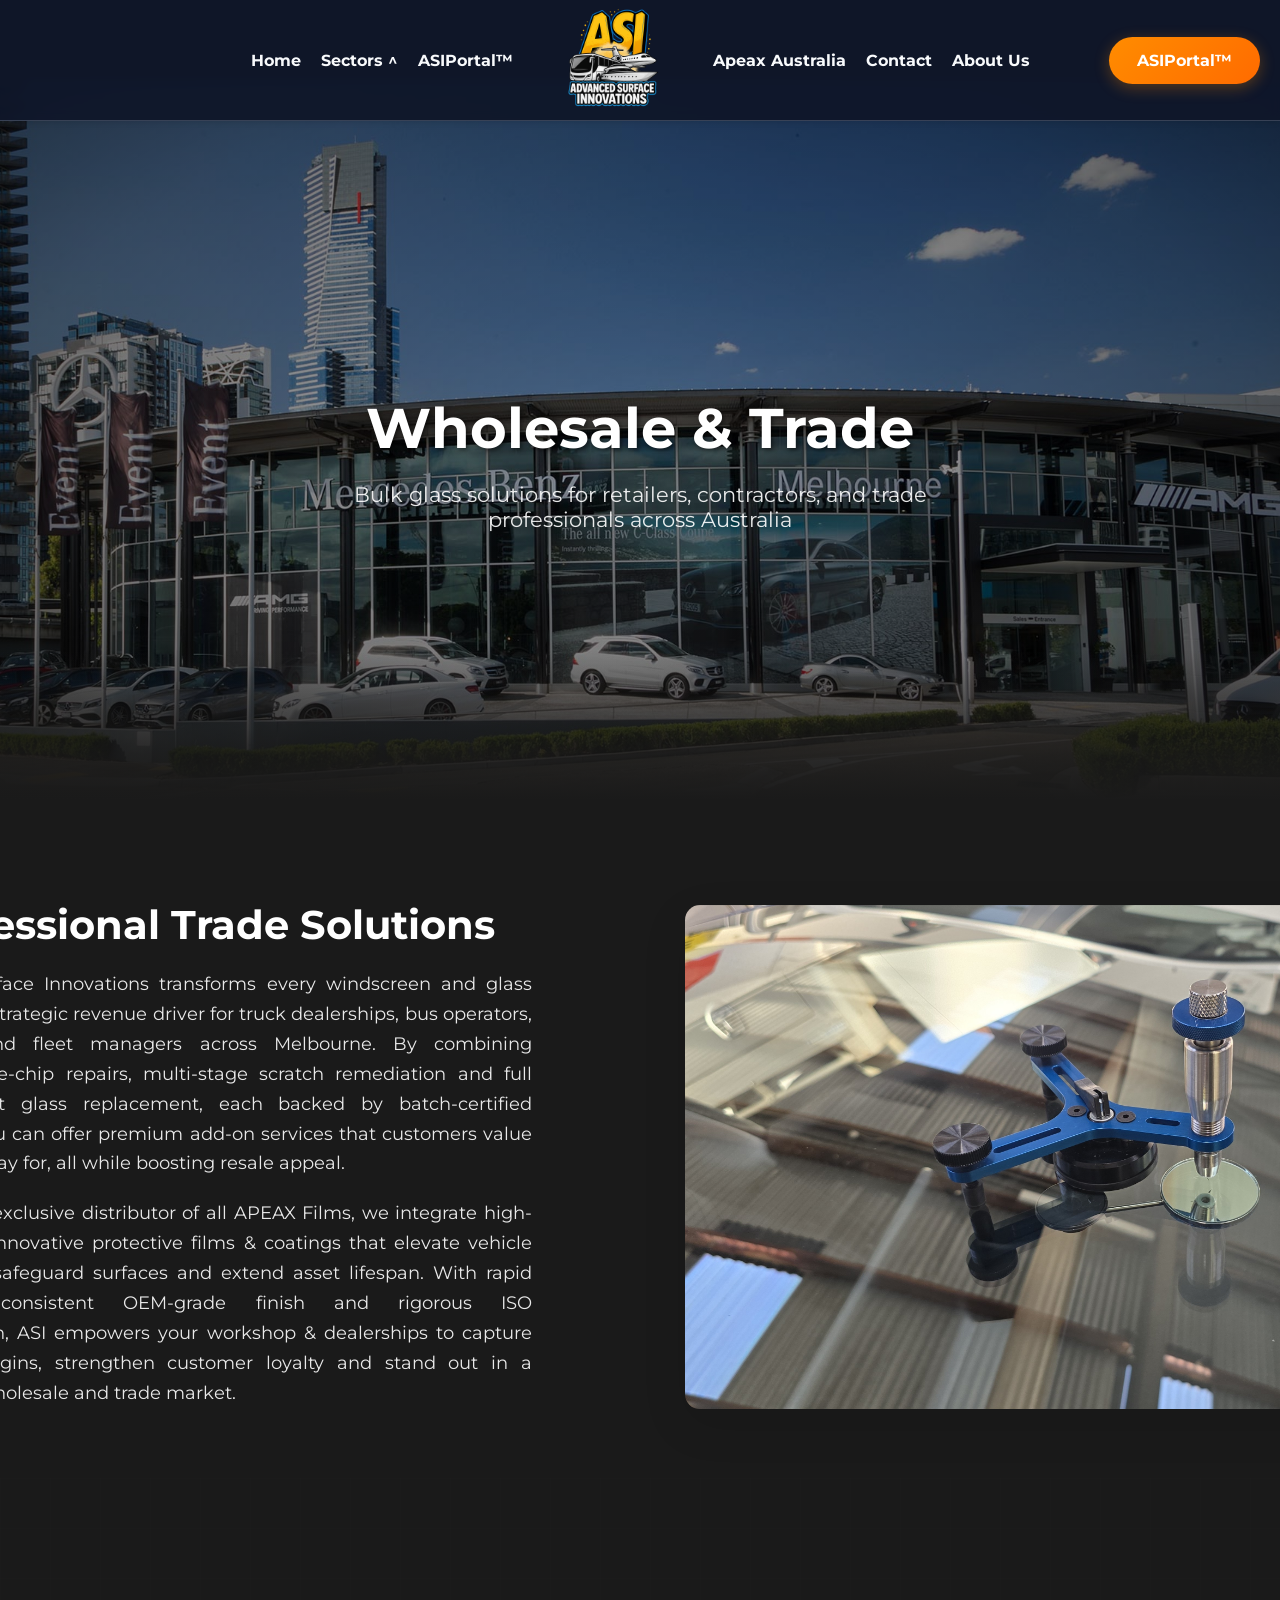
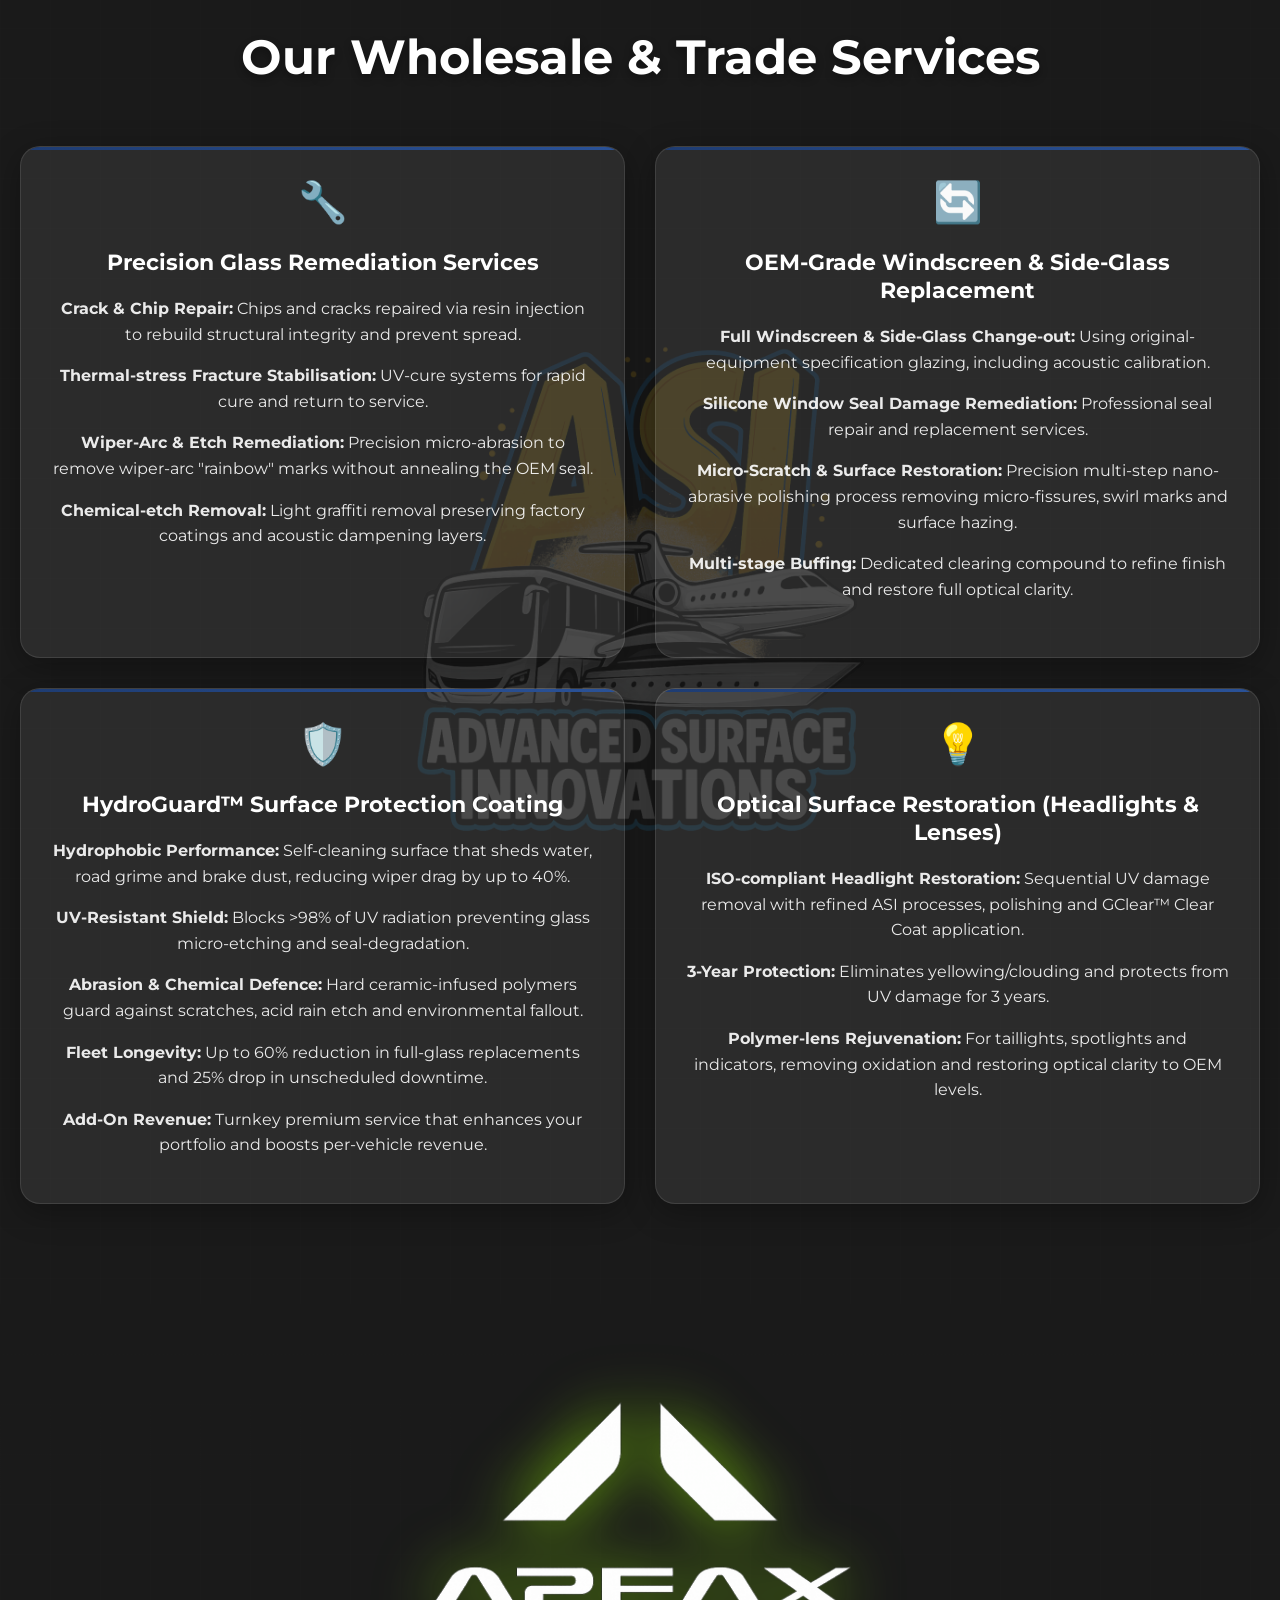
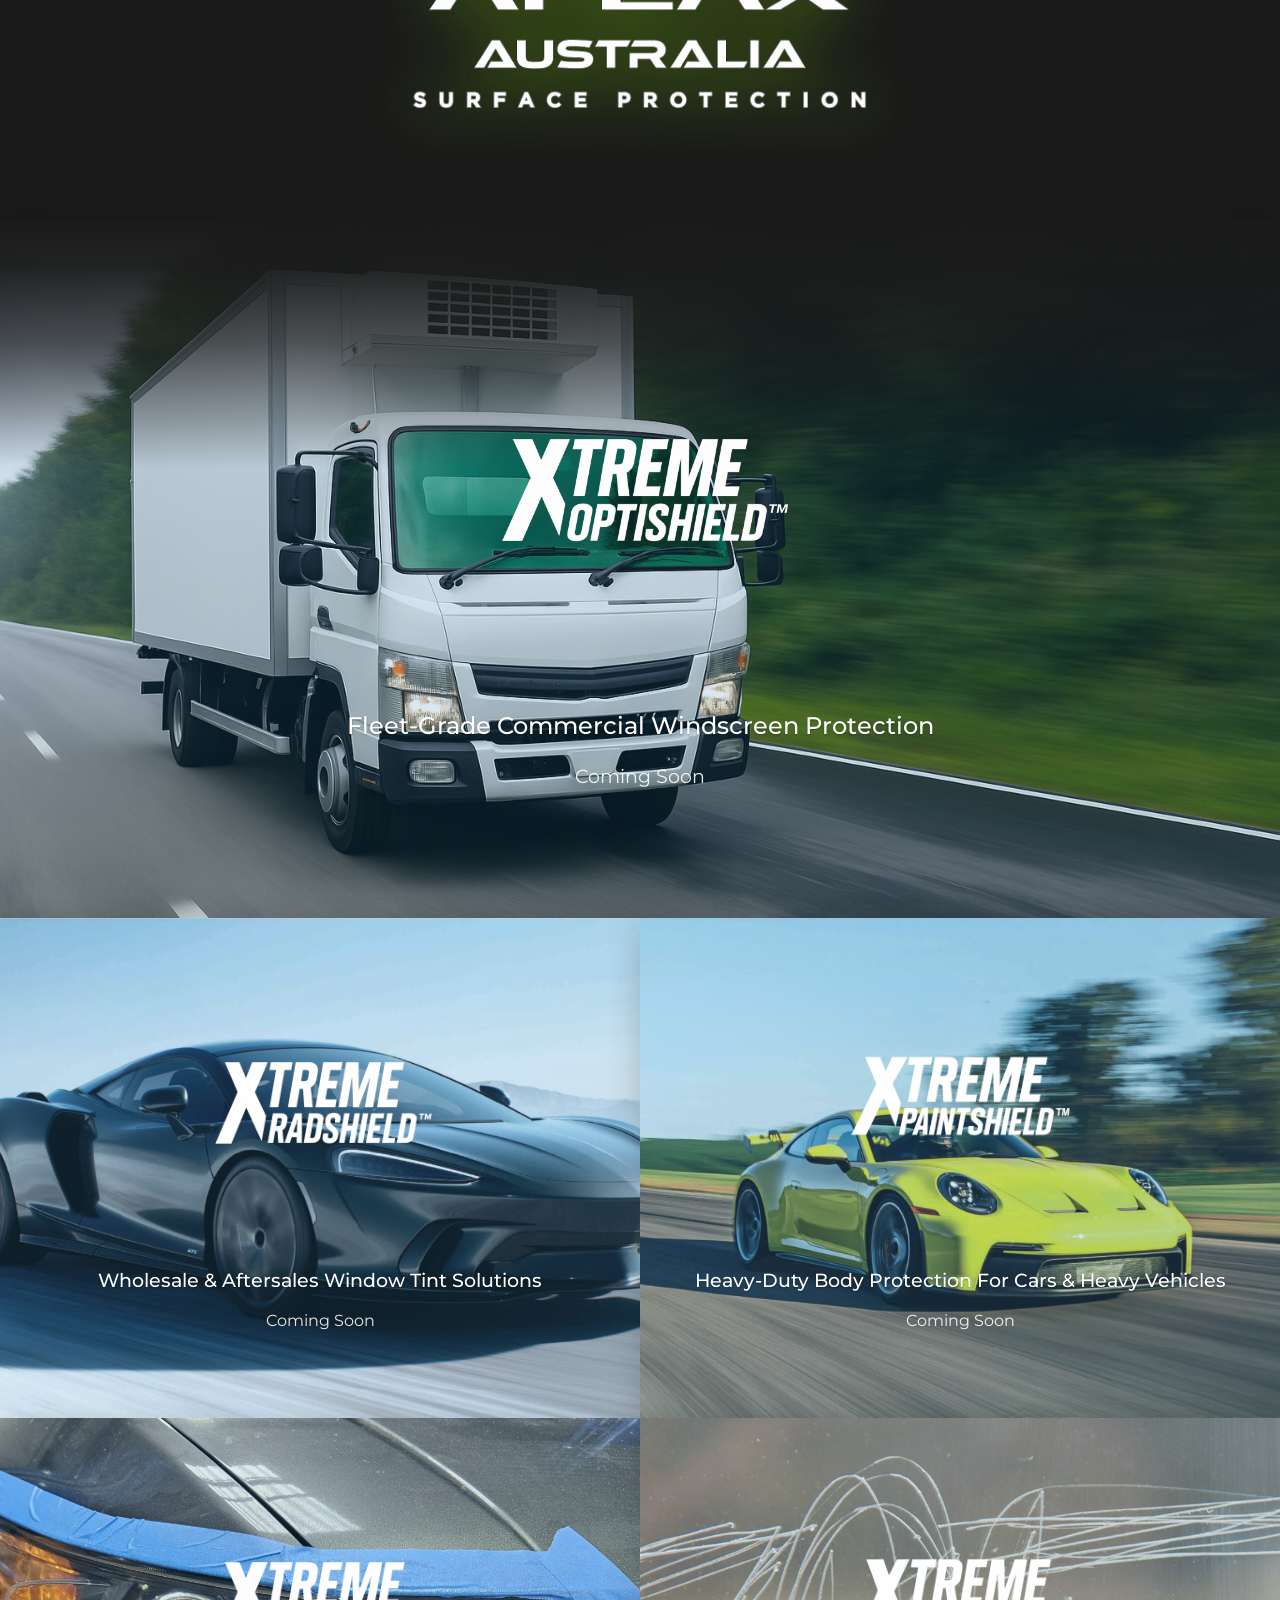
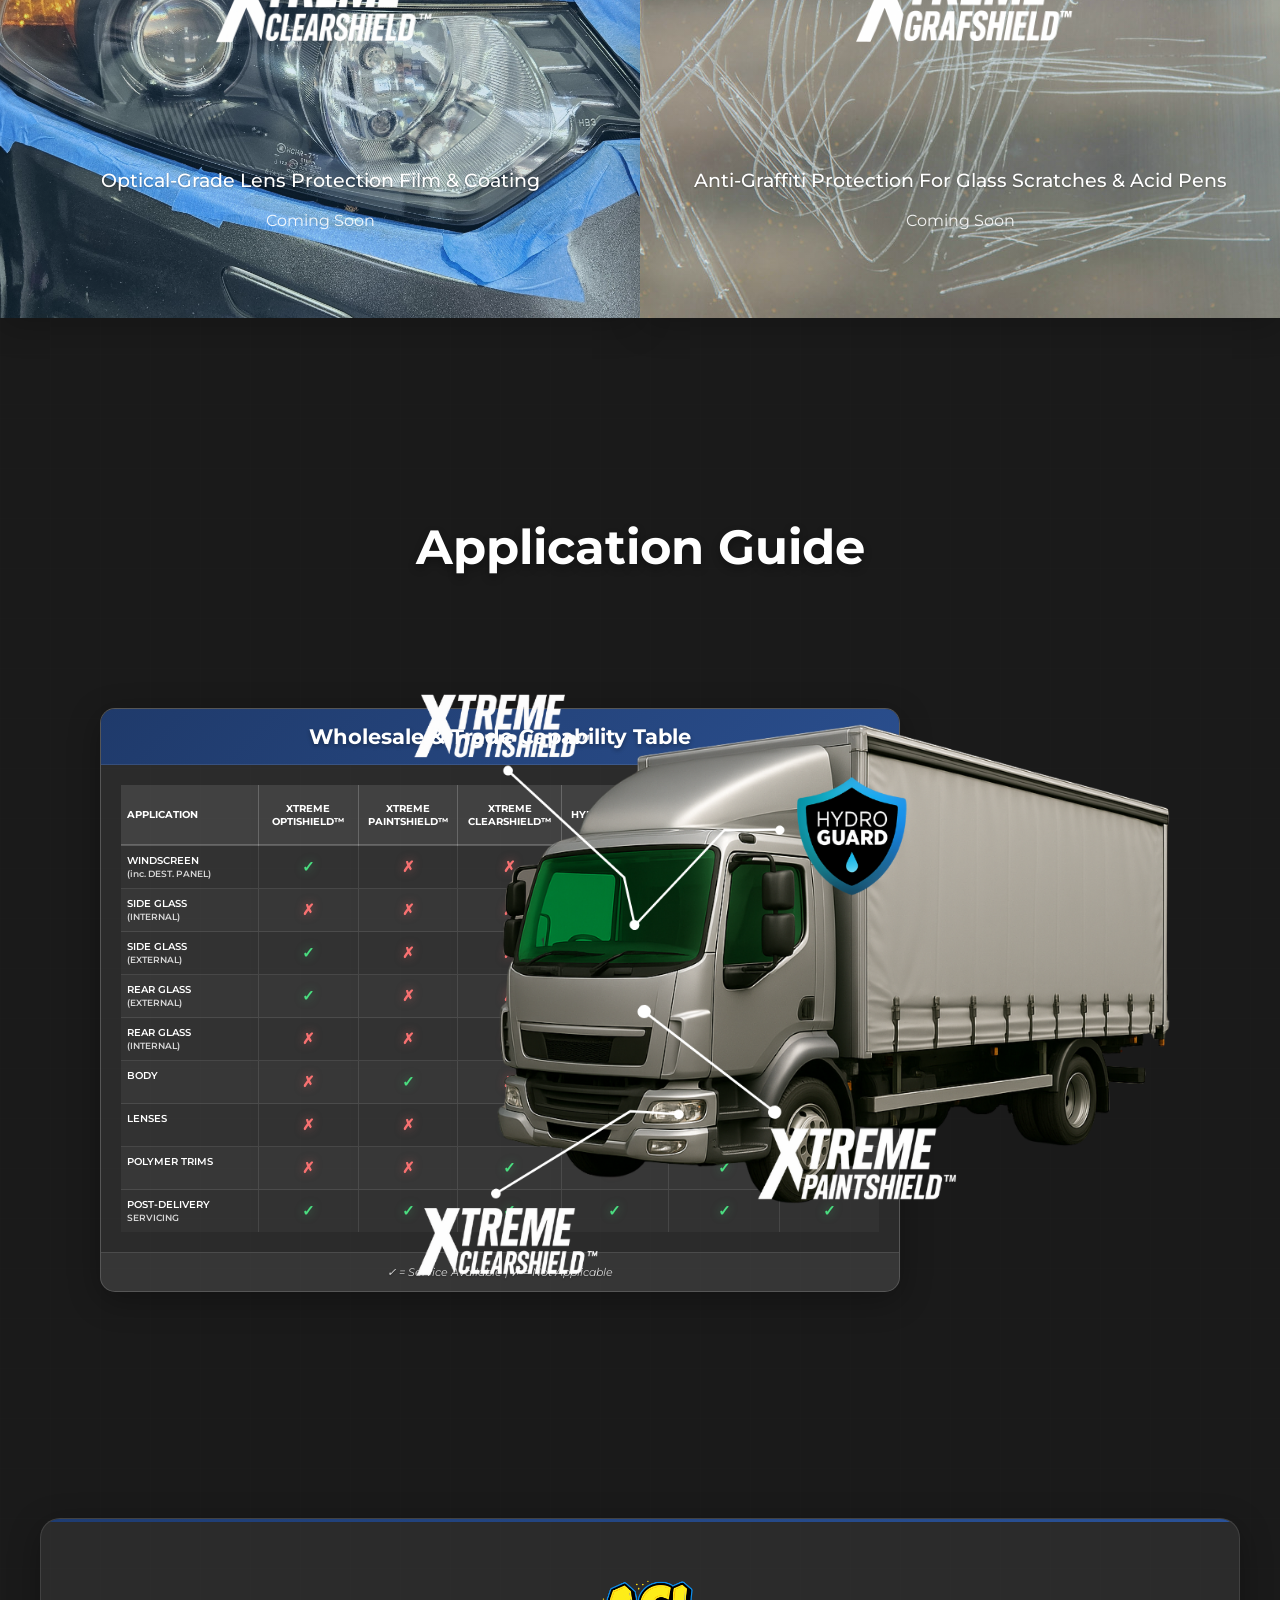
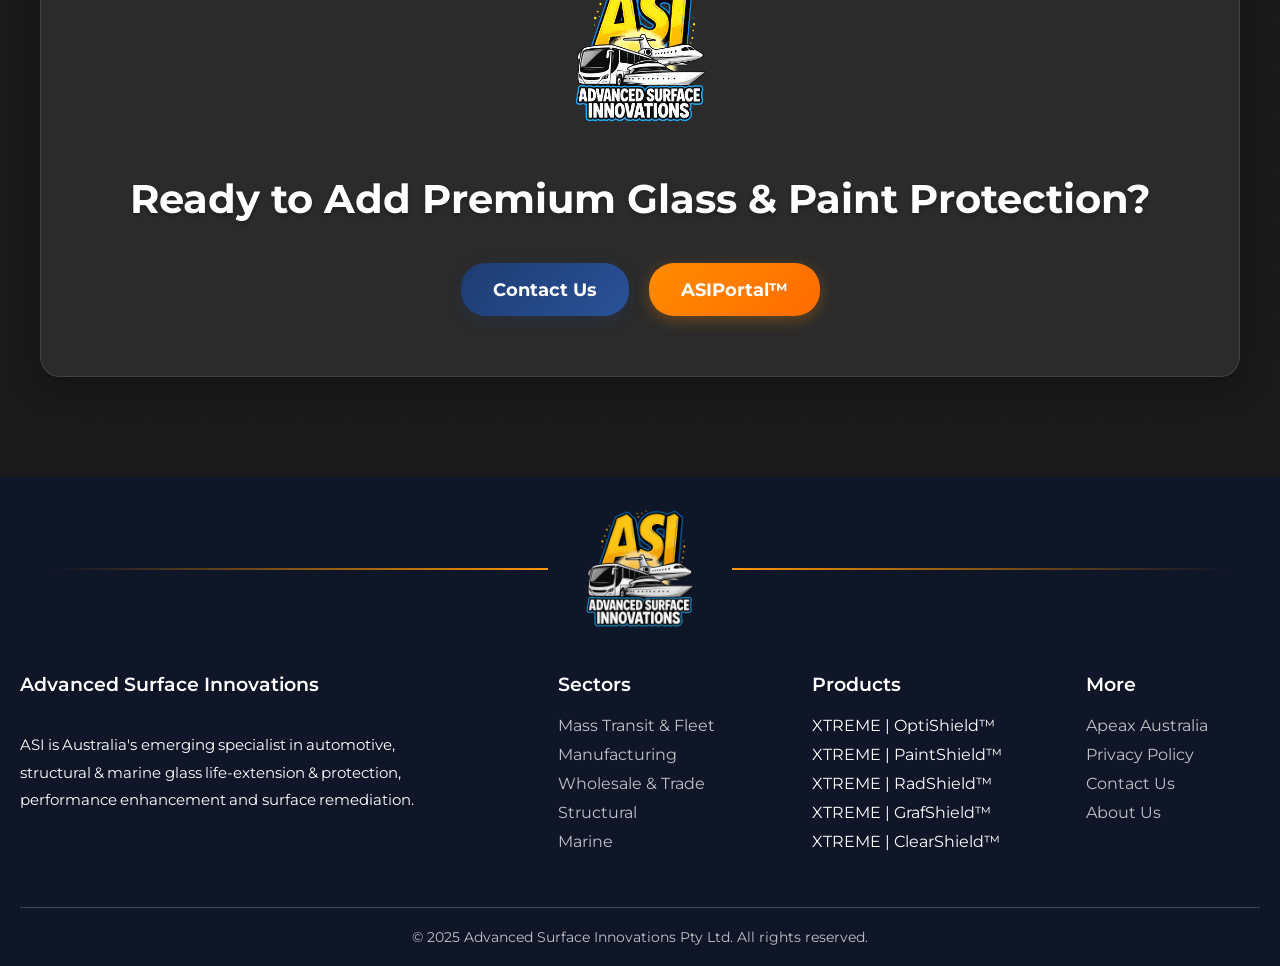
<file: public/wholesale-trade.html>
<!DOCTYPE html>
<html lang="en-AU">
<head>
<!-- Google tag (gtag.js) -->
<script async src="https://www.googletagmanager.com/gtag/js?id=G-4QTZKJSX55"></script>
<script>
  window.dataLayer = window.dataLayer || [];
  function gtag(){dataLayer.push(arguments);}
  gtag('js', new Date());
  gtag('config', 'G-4QTZKJSX55');
</script>
<script type="application/ld+json">
{
  "@context": "https://schema.org",
  "@type": "Service",
  "serviceType": "Wholesale Glass Remediation & Surface Coating Services",
  "provider": {
    "@type": "LocalBusiness",
    "name": "ASI Australia",
    "url": "https://asi-australia.com.au"
  },
  "areaServed": "Victoria, Australia",
  "description": "Wholesale glass remediation, windscreen protection and nano-coating services for trade professionals, fleet operators and automotive dealerships across Australia."
}
</script>
    <meta charset="UTF-8">
    <meta name="viewport" content="width=device-width, initial-scale=1.0">
    <title>Wholesale & Trade Glass Services | ASI Australia</title>
    <meta name="description" content="Wholesale glass remediation, windscreen protection and surface coating services for Australian trade professionals, fleet operators and automotive dealerships.">
    <meta property="og:type" content="website">
    <meta property="og:site_name" content="ASI Australia">
    <meta property="og:title" content="Wholesale & Trade Glass Services | ASI Australia">
    <meta property="og:description" content="Wholesale glass remediation, windscreen protection and surface coating services for Australian trade professionals, fleet operators and automotive dealerships.">
    <meta property="og:url" content="https://asi-australia.com.au/wholesale-trade">
    <meta property="og:image" content="https://asi-australia.com.au/images/asi-logo.png">
    <meta name="twitter:card" content="summary_large_image">
    <link rel="canonical" href="https://asi-australia.com.au/wholesale-trade">
    <link rel="preconnect" href="https://fonts.googleapis.com">
    <link rel="preconnect" href="https://fonts.gstatic.com" crossorigin>
    <link href="https://fonts.googleapis.com/css2?family=Montserrat:wght@400;500;600;700&display=swap" rel="stylesheet">
    <link rel="stylesheet" href="styles/main.css">
    <style>
        /* HyperPortal Theme Override for Navigation */
        .asiportal-navbar {
            background: rgba(15, 23, 42, 0.95);
            backdrop-filter: blur(10px);
            border-bottom: 1px solid rgba(148, 163, 184, 0.3);
            position: fixed;
            top: 0;
            left: 0;
            right: 0;
            z-index: 1000;
            transform: translateY(0);
            transition: transform 0.3s ease;
            will-change: transform;
        }
        
        .asiportal-navbar a {
            color: #f8fafc !important;
            font-weight: bold !important;
            text-decoration: none !important;
            opacity: 1 !important;
            transition: all 0.3s ease !important;
        }
        
        .asiportal-navbar a:hover {
            color: #3b82f6 !important;
            transform: translateY(-1px);
        }
        
        body {
            padding-top: 0;
            background: #1a1a1a;
        }
        
        /* Dropdown Styles */
        .dropdown {
            position: relative;
            display: inline-block;
        }
        
        .dropdown-content {
            display: none;
            position: absolute;
            background: rgba(15, 23, 42, 0.98);
            backdrop-filter: blur(10px);
            min-width: 220px;
            box-shadow: 0px 8px 16px 0px rgba(0,0,0,0.3);
            z-index: 1001;
            border-radius: 8px;
            border: 1px solid rgba(148, 163, 184, 0.3);
            top: 100%;
            left: 0;
            margin-top: 0px;
            padding-top: 5px;
        }
        
        .dropdown-content a {
            color: #f8fafc !important;
            padding: 12px 16px !important;
            text-decoration: none !important;
            display: block !important;
            font-weight: bold !important;
            transition: all 0.3s ease !important;
        }
        
        .dropdown-content a:hover {
            background: rgba(59, 130, 246, 0.1) !important;
            color: #3b82f6 !important;
            transform: none !important;
        }
        
        .dropdown:hover .dropdown-content,
        .dropdown-content:hover {
            display: block;
        }
        
        .dropdown-arrow {
            margin-left: 5px;
            transition: transform 0.3s ease;
        }
        
        .dropdown:hover .dropdown-arrow {
            transform: rotate(180deg);
        }
    </style>
</head>
<body class="sector-page">
    <!-- Navigation -->
    <nav class="navbar asiportal-navbar" style="display: flex; justify-content: space-between; align-items: center; padding: 0 20px;">
      <div style="flex: 1;"></div>
      <div style="display: flex; align-items: center; gap: 20px;">
        <a href="index.html" style="font-weight: bold; color: #f8fafc !important; text-decoration: none !important;">Home</a>
        <div class="dropdown">
          <a href="sectors.html" style="font-weight: bold; color: #f8fafc !important; text-decoration: none !important; display: flex; align-items: center;">
            Sectors
            <span class="dropdown-arrow" style="font-size: 16px; font-weight: bold;">^</span>
          </a>
          <div class="dropdown-content">
            <a href="mass-transit.html" style="font-weight: bold;">Mass Transit & Fleet</a>
            <a href="manufacturing.html" style="font-weight: bold;">Manufacturing</a>
            <a href="wholesale-trade.html" style="font-weight: bold;">Wholesale & Trade</a>
            <a href="structural.html" style="font-weight: bold;">Structural</a>
            <a href="marine.html" style="font-weight: bold;">Marine</a>
          </div>
        </div>
        <a href="https://hyperportal.online" target="_blank" style="font-weight: bold; color: #f8fafc !important; text-decoration: none !important;">ASIPortal™</a>
        <div style="margin: 0 30px;">
          <img src="images/asi-logo.png" alt="ASI Logo" class="nav-logo-img">
        </div>
        <a href="apeax/index.html" style="font-weight: bold; color: #f8fafc !important; text-decoration: none !important;">Apeax Australia</a>
        <a href="contact.html" style="font-weight: bold; color: #f8fafc !important; text-decoration: none !important;">Contact</a>
        <a href="about.html" style="font-weight: bold; color: #f8fafc !important; text-decoration: none !important;">About Us</a>
      </div>
      <div style="flex: 1; display: flex; justify-content: flex-end;">
        <a href="https://hyperportal.online" target="_blank" style="background: linear-gradient(135deg, #ff8c00, #ff6b00); color: white !important; padding: 14px 28px; border-radius: 25px; text-decoration: none !important; font-weight: bold; font-size: 1rem; display: flex; align-items: center; gap: 8px; transition: all 0.3s ease; box-shadow: 0 4px 15px rgba(255, 140, 0, 0.3); border: none;" onmouseover="this.style.transform='translateY(-2px)'; this.style.boxShadow='0 6px 20px rgba(255, 140, 0, 0.4)'" onmouseout="this.style.transform='translateY(0)'; this.style.boxShadow='0 4px 15px rgba(255, 140, 0, 0.3)'">
          ASIPortal™
        </a>
      </div>
    </nav>
    </nav>

    <!-- Hero Section -->
    <section class="sector-hero wholesale" style="background-image: url('images/wholesale-trade.jpg'); background-size: cover; background-position: center; background-repeat: no-repeat; position: relative; height: 80vh; margin-top: 80px;">
        <!-- Lighter dark overlay with vignette effect -->
        <div style="position: absolute; top: 0; left: 0; width: 100%; height: 100%; background: 
            radial-gradient(ellipse at center, rgba(0,0,0,0.1) 0%, rgba(0,0,0,0.4) 70%, rgba(0,0,0,0.6) 100%), 
            linear-gradient(to bottom, rgba(0,0,0,0.2) 0%, rgba(0,0,0,0.3) 100%); 
            z-index: 1;"></div>
        <div class="sector-hero-content" style="position: relative; z-index: 2; background: transparent; border-radius: 0;">
            <h1>Wholesale & Trade</h1>
            <p>Bulk glass solutions for retailers, contractors, and trade professionals across Australia</p>
        </div>
        <!-- Gradient fade to next section -->
        <div style="position: absolute; bottom: 0; left: 0; width: 100%; height: 150px; background: linear-gradient(to bottom, transparent 0%, rgba(26,26,26,0.8) 70%, rgba(26,26,26,1) 100%); z-index: 3; pointer-events: none;"></div>
    </section>

    <!-- Overview Section (moved between hero and services) -->
    <section class="sector-overview" style="background: #1a1a1a; padding: 50px 0; position: relative;">
        <div class="container">
            <div class="overview-grid" style="display: grid; grid-template-columns: 1fr 1fr; gap: 40px; align-items: center;">
                <div class="overview-text" style="transform: translateX(-175px);">
                    <h2 style="color: white; text-align: center; width: 115%; margin-bottom: 20px;">Professional Trade Solutions</h2>
                    <div style="width: 115%;">
                        <p style="color: rgba(255,255,255,0.9); text-align: justify;">Advanced Surface Innovations transforms every windscreen and glass service into a strategic revenue driver for truck dealerships, bus operators, mechanics and fleet managers across Melbourne. By combining precision stone-chip repairs, multi-stage scratch remediation and full ADR-compliant glass replacement, each backed by batch-certified traceability, you can offer premium add-on services that customers value and willingly pay for, all while boosting resale appeal.</p>
                        <p style="color: rgba(255,255,255,0.9); text-align: justify;">As Australia's exclusive distributor of all APEAX Films, we integrate high-performance innovative protective films & coatings that elevate vehicle presentation, safeguard surfaces and extend asset lifespan. With rapid turnaround, consistent OEM-grade finish and rigorous ISO documentation, ASI empowers your workshop & dealerships to capture premium margins, strengthen customer loyalty and stand out in a competitive wholesale and trade market.</p>
                    </div>
                </div>
                <div class="overview-image" style="padding-right: 40px; transform: translateX(160px) translateY(20px);">
                    <img src="images/mcc-crack-repair.jpg" alt="Professional Glass Repair Services" style="transform: scale(1.5); width: 100%; height: auto;">
                </div>
            </div>
        </div>
    </section>

    <!-- Services Section -->
    <section class="sector-services" style="background: #1a1a1a; padding: 100px 0; position: relative; overflow: hidden;">
        
        <!-- ASI Logo Background - Dimmed -->
        <div style="position: absolute; top: 50%; left: 50%; transform: translate(-50%, -50%); width: 500px; height: 500px; pointer-events: none; opacity: 0.15;">
            <img src="images/asi-logo.png" alt="" style="width: 100%; height: 100%; object-fit: contain;">
        </div>
        
        <!-- Simplified Background Pattern -->
        <div class="hyperportal-bg" style="position: absolute; top: 0; left: 0; width: 100%; height: 100%; pointer-events: none; opacity: 0.05;">
            <div style="position: absolute; top: 0; left: 0; width: 100%; height: 100%; background-image: linear-gradient(rgba(255,255,255,0.1) 1px, transparent 1px), linear-gradient(90deg, rgba(255,255,255,0.1) 1px, transparent 1px); background-size: 50px 50px;"></div>
        </div>

        <div class="container" style="max-width: 1600px; position: relative; z-index: 2;">
            <h2 style="color: white; text-align: center; font-size: 3em; font-weight: 700; margin-bottom: 60px; text-shadow: 0 4px 8px rgba(0,0,0,0.3);">Our Wholesale & Trade Services</h2>
            <div class="services-grid" style="display: grid; grid-template-columns: 1fr 1fr; gap: 30px; margin-top: 40px;">
                
                <div class="service-card" style="background: rgba(255,255,255,0.08); backdrop-filter: blur(10px); padding: 30px; border-radius: 20px; box-shadow: 0 8px 32px rgba(0,0,0,0.3); border: 1px solid rgba(255,255,255,0.1); position: relative; overflow: hidden; min-height: 450px;" 
                     onmouseover="this.style.border='1px solid rgba(52,152,219,0.3)';" 
                     onmouseout="this.style.border='1px solid rgba(255,255,255,0.1)';">
                    
                    <div style="position: absolute; top: 0; left: 0; right: 0; height: 3px; background: linear-gradient(90deg, #1e3c72, #2a5298); border-radius: 20px 20px 0 0;"></div>
                    
                    <div class="service-icon" style="font-size: 2.5em; margin-bottom: 20px;">🔧</div>
                    <h3 style="color: white; margin-bottom: 20px; font-size: 1.4em;">Precision Glass Remediation Services</h3>
                    <div style="line-height: 1.6;">
                        <p style="margin-bottom: 15px; color: rgba(255,255,255,0.9);"><strong>Crack & Chip Repair:</strong> Chips and cracks repaired via resin injection to rebuild structural integrity and prevent spread.</p>
                        <p style="margin-bottom: 15px; color: rgba(255,255,255,0.9);"><strong>Thermal-stress Fracture Stabilisation:</strong> UV-cure systems for rapid cure and return to service.</p>
                        <p style="margin-bottom: 15px; color: rgba(255,255,255,0.9);"><strong>Wiper-Arc & Etch Remediation:</strong> Precision micro-abrasion to remove wiper-arc "rainbow" marks without annealing the OEM seal.</p>
                        <p style="margin-bottom: 15px; color: rgba(255,255,255,0.9);"><strong>Chemical-etch Removal:</strong> Light graffiti removal preserving factory coatings and acoustic dampening layers.</p>
                    </div>
                </div>

                <div class="service-card" style="background: rgba(255,255,255,0.08); backdrop-filter: blur(10px); padding: 30px; border-radius: 20px; box-shadow: 0 8px 32px rgba(0,0,0,0.3); border: 1px solid rgba(255,255,255,0.1); position: relative; overflow: hidden; min-height: 450px;" 
                     onmouseover="this.style.border='1px solid rgba(52,152,219,0.3)';" 
                     onmouseout="this.style.border='1px solid rgba(255,255,255,0.1)';">
                    
                    <div style="position: absolute; top: 0; left: 0; right: 0; height: 3px; background: linear-gradient(90deg, #1e3c72, #2a5298); border-radius: 20px 20px 0 0;"></div>
                    
                    <div class="service-icon" style="font-size: 2.5em; margin-bottom: 20px;">🔄</div>
                    <h3 style="color: white; margin-bottom: 20px; font-size: 1.4em;">OEM-Grade Windscreen & Side-Glass Replacement</h3>
                    <div style="line-height: 1.6;">
                        <p style="margin-bottom: 15px; color: rgba(255,255,255,0.9);"><strong>Full Windscreen & Side-Glass Change-out:</strong> Using original-equipment specification glazing, including acoustic calibration.</p>
                        <p style="margin-bottom: 15px; color: rgba(255,255,255,0.9);"><strong>Silicone Window Seal Damage Remediation:</strong> Professional seal repair and replacement services.</p>
                        <p style="margin-bottom: 15px; color: rgba(255,255,255,0.9);"><strong>Micro-Scratch & Surface Restoration:</strong> Precision multi-step nano-abrasive polishing process removing micro-fissures, swirl marks and surface hazing.</p>
                        <p style="margin-bottom: 15px; color: rgba(255,255,255,0.9);"><strong>Multi-stage Buffing:</strong> Dedicated clearing compound to refine finish and restore full optical clarity.</p>
                    </div>
                </div>

                <div class="service-card" style="background: rgba(255,255,255,0.08); backdrop-filter: blur(10px); padding: 30px; border-radius: 20px; box-shadow: 0 8px 32px rgba(0,0,0,0.3); border: 1px solid rgba(255,255,255,0.1); position: relative; overflow: hidden; min-height: 450px;" 
                     onmouseover="this.style.border='1px solid rgba(52,152,219,0.3)';" 
                     onmouseout="this.style.border='1px solid rgba(255,255,255,0.1)';">
                    
                    <div style="position: absolute; top: 0; left: 0; right: 0; height: 3px; background: linear-gradient(90deg, #1e3c72, #2a5298); border-radius: 20px 20px 0 0;"></div>
                    
                    <div class="service-icon" style="font-size: 2.5em; margin-bottom: 20px;">🛡️</div>
                    <h3 style="color: white; margin-bottom: 20px; font-size: 1.4em;">HydroGuard™ Surface Protection Coating</h3>
                    <div style="line-height: 1.6;">
                        <p style="margin-bottom: 15px; color: rgba(255,255,255,0.9);"><strong>Hydrophobic Performance:</strong> Self-cleaning surface that sheds water, road grime and brake dust, reducing wiper drag by up to 40%.</p>
                        <p style="margin-bottom: 15px; color: rgba(255,255,255,0.9);"><strong>UV-Resistant Shield:</strong> Blocks >98% of UV radiation preventing glass micro-etching and seal-degradation.</p>
                        <p style="margin-bottom: 15px; color: rgba(255,255,255,0.9);"><strong>Abrasion & Chemical Defence:</strong> Hard ceramic-infused polymers guard against scratches, acid rain etch and environmental fallout.</p>
                        <p style="margin-bottom: 15px; color: rgba(255,255,255,0.9);"><strong>Fleet Longevity:</strong> Up to 60% reduction in full-glass replacements and 25% drop in unscheduled downtime.</p>
                        <p style="margin-bottom: 15px; color: rgba(255,255,255,0.9);"><strong>Add-On Revenue:</strong> Turnkey premium service that enhances your portfolio and boosts per-vehicle revenue.</p>
                    </div>
                </div>

                <div class="service-card" style="background: rgba(255,255,255,0.08); backdrop-filter: blur(10px); padding: 30px; border-radius: 20px; box-shadow: 0 8px 32px rgba(0,0,0,0.3); border: 1px solid rgba(255,255,255,0.1); position: relative; overflow: hidden; min-height: 450px;" 
                     onmouseover="this.style.border='1px solid rgba(52,152,219,0.3)';" 
                     onmouseout="this.style.border='1px solid rgba(255,255,255,0.1)';">
                    
                    <div style="position: absolute; top: 0; left: 0; right: 0; height: 3px; background: linear-gradient(90deg, #1e3c72, #2a5298); border-radius: 20px 20px 0 0;"></div>
                    
                    <div class="service-icon" style="font-size: 2.5em; margin-bottom: 20px;">💡</div>
                    <h3 style="color: white; margin-bottom: 20px; font-size: 1.4em;">Optical Surface Restoration (Headlights & Lenses)</h3>
                    <div style="line-height: 1.6;">
                        <p style="margin-bottom: 15px; color: rgba(255,255,255,0.9);"><strong>ISO-compliant Headlight Restoration:</strong> Sequential UV damage removal with refined ASI processes, polishing and GClear™ Clear Coat application.</p>
                        <p style="margin-bottom: 15px; color: rgba(255,255,255,0.9);"><strong>3-Year Protection:</strong> Eliminates yellowing/clouding and protects from UV damage for 3 years.</p>
                        <p style="margin-bottom: 15px; color: rgba(255,255,255,0.9);"><strong>Polymer-lens Rejuvenation:</strong> For taillights, spotlights and indicators, removing oxidation and restoring optical clarity to OEM levels.</p>
                    </div>
                </div>
            </div>
        </div>
    </section>

    <!-- New Apeax Section -->
    <section style="background: #1a1a1a; padding: 20px 0 100px 0; position: relative; overflow: hidden;">
        
        <!-- Strong fade at top of APEAX section -->
        <div style="position: absolute; top: 0; left: 0; width: 100%; height: 200px; background: linear-gradient(to bottom, rgba(26,26,26,1) 0%, rgba(26,26,26,0.9) 30%, rgba(26,26,26,0.5) 70%, rgba(26,26,26,0) 100%); z-index: 3; pointer-events: none;"></div>
        
        <!-- Background Pattern -->
        <div style="position: absolute; top: 0; left: 0; width: 100%; height: 100%; pointer-events: none; opacity: 0.05;">
            <div style="position: absolute; top: 0; left: 0; width: 100%; height: 100%; background-image: linear-gradient(rgba(255,255,255,0.1) 1px, transparent 1px), linear-gradient(90deg, rgba(255,255,255,0.1) 1px, transparent 1px); background-size: 50px 50px;"></div>
        </div>

        <div style="position: relative; z-index: 4;">
            <!-- Apeax Logo - moved higher -->
            <div style="text-align: center; margin-bottom: 40px; margin-top: -10px;">

                <img src="images/apeaxaussurfaceprotection.png" alt="Apeax Australia Surface Protection" style="max-width: 500px; height: auto; margin: -20px 0; filter: brightness(1.1) drop-shadow(0 0 30px rgba(154, 255, 0, 0.6));">
            </div>
            
            <!-- Large Optishield Banner -->
            <div style="position: relative; background: linear-gradient(135deg, rgba(52, 152, 219, 0.15), rgba(41, 128, 185, 0.2)), url('images/optishieldmovingtruckgreener.png'); background-size: cover; background-position: center; overflow: hidden; display: flex; align-items: center; justify-content: center; box-shadow: 0 8px 32px rgba(0,0,0,0.2); height: 700px; margin-bottom: 0; width: 100vw; margin-left: calc(-50vw + 50%);">
                <!-- Strong fade at top of Optishield banner -->
                <div style="position: absolute; top: 0; left: 0; width: 100%; height: 250px; background: linear-gradient(to bottom, rgba(26,26,26,1) 0%, rgba(26,26,26,0.95) 20%, rgba(26,26,26,0.7) 50%, rgba(26,26,26,0.3) 80%, rgba(26,26,26,0) 100%); z-index: 1; pointer-events: none;"></div>
                <div style="text-align: center; color: white; z-index: 2; position: relative; transform: translateY(10px);">
                    <img src="apeax/images/xtremeoptishield_white_transparent.png" alt="Optishield" style="height: 320px; margin-bottom: 15px;">
                    <p style="font-size: 1.5rem; font-weight: 500; text-shadow: 0 1px 2px rgba(0,0,0,0.3);">Fleet-Grade Commercial Windscreen Protection</p>
                    <p style="font-size: 1.2rem; margin-top: 10px; opacity: 0.9;">Coming Soon</p>
                </div>
            </div>

            <!-- 2x2 Grid of APEAX Hero Banners -->
            <div style="display: grid; grid-template-columns: repeat(2, 1fr); gap: 0; height: 1000px; width: 100vw; margin-left: calc(-50vw + 50%);">
                
                <!-- Hero Banner 1 - Radshield -->
                <div style="position: relative; background: linear-gradient(135deg, rgba(52, 152, 219, 0.15), rgba(41, 128, 185, 0.2)), url('images/675apeaxwindowtintimage.png'); background-size: cover; background-position: center; overflow: hidden; display: flex; align-items: center; justify-content: center; box-shadow: 0 8px 32px rgba(0,0,0,0.2);">
                    <div style="text-align: center; color: white; z-index: 2;">
                        <img src="apeax/images/xtremeradshield_white_transparent.png" alt="Radshield" style="height: 240px; margin-bottom: 15px;">
                        <p style="font-size: 1.2rem; font-weight: 500; text-shadow: 0 1px 2px rgba(0,0,0,0.3);">Wholesale & Aftersales Window Tint Solutions</p>
                        <p style="font-size: 1rem; margin-top: 10px; opacity: 0.9;">Coming Soon</p>
                    </div>
                </div>

                <!-- Hero Banner 2 - Paintshield -->
                <div style="position: relative; background: linear-gradient(135deg, rgba(52, 152, 219, 0.15), rgba(41, 128, 185, 0.2)), url('images/porschepaintshield.png'); background-size: cover; background-position: center; overflow: hidden; display: flex; align-items: center; justify-content: center; box-shadow: 0 8px 32px rgba(0,0,0,0.2);">
                    <div style="text-align: center; color: white; z-index: 2;">
                        <img src="apeax/images/xtremepaintshield_white_transparent.png" alt="Paintshield" style="height: 240px; margin-bottom: 15px;">
                        <p style="font-size: 1.2rem; font-weight: 500; text-shadow: 0 1px 2px rgba(0,0,0,0.3);">Heavy-Duty Body Protection For Cars & Heavy Vehicles</p>
                        <p style="font-size: 1rem; margin-top: 10px; opacity: 0.9;">Coming Soon</p>
                    </div>
                </div>

                <!-- Hero Banner 3 - Clearshield -->
                <div style="position: relative; background: linear-gradient(135deg, rgba(52, 152, 219, 0.15), rgba(41, 128, 185, 0.2)), url('apeax/images/Headlight ClearShield Image.jpg'); background-size: cover; background-position: center; overflow: hidden; display: flex; align-items: center; justify-content: center; box-shadow: 0 8px 32px rgba(0,0,0,0.2);">
                    <div style="text-align: center; color: white; z-index: 2;">
                        <img src="apeax/images/xtremeclearshield_white_transparent.png" alt="Clearshield" style="height: 240px; margin-bottom: 15px;">
                        <p style="font-size: 1.2rem; font-weight: 500; text-shadow: 0 1px 2px rgba(0,0,0,0.3);">Optical-Grade Lens Protection Film & Coating</p>
                        <p style="font-size: 1rem; margin-top: 10px; opacity: 0.9;">Coming Soon</p>
                    </div>
                </div>

                <!-- Hero Banner 4 - Grafshield -->
                <div style="position: relative; background: linear-gradient(135deg, rgba(52, 152, 219, 0.15), rgba(41, 128, 185, 0.2)), url('images/glass scratches.jpg'); background-size: cover; background-position: center; overflow: hidden; display: flex; align-items: center; justify-content: center; box-shadow: 0 8px 32px rgba(0,0,0,0.2);">
                    <div style="text-align: center; color: white; z-index: 2;">
                        <img src="apeax/images/xtremegrafshield_white_transparent.png" alt="Grafshield" style="height: 240px; margin-bottom: 15px;">
                        <p style="font-size: 1.2rem; font-weight: 500; text-shadow: 0 1px 2px rgba(0,0,0,0.3);">Anti-Graffiti Protection For Glass Scratches & Acid Pens</p>
                        <p style="font-size: 1rem; margin-top: 10px; opacity: 0.9;">Coming Soon</p>
                    </div>
                </div>
            </div>
        </div>
    </section>

    <!-- Application Guide Section (from Mass Transit) -->
    <section class="application-guide-section" style="background: #1a1a1a; padding: 200px 0 0 0; position: relative; overflow: hidden; min-height: 800px; margin-bottom: 0;">
        
        <!-- Simplified Background Pattern -->
        <div class="hyperportal-bg" style="position: absolute; top: 0; left: 0; width: 100%; height: 100%; pointer-events: none; opacity: 0.05;">
            <div style="position: absolute; top: 0; left: 0; width: 100%; height: 100%; background-image: linear-gradient(rgba(255,255,255,0.1) 1px, transparent 1px), linear-gradient(90deg, rgba(255,255,255,0.1) 1px, transparent 1px); background-size: 50px 50px;"></div>
        </div>

        <div class="container" style="max-width: 1600px; position: relative; z-index: 10;">
            <!-- Title Section -->
            <h2 style="color: white; font-size: 3em; font-weight: 700; text-shadow: 0 4px 8px rgba(0,0,0,0.3); text-align: center; margin-bottom: 60px; margin-top: -100px; position: relative; z-index: 10;">Application Guide</h2>
        </div>
        
        <!-- Left Side - Capability Table (HTML version) -->
        <div class="capability-table-container" style="position: absolute; left: 100px; top: 290px; width: 800px; z-index: 3;">
            <div style="background: rgba(255,255,255,0.08); backdrop-filter: blur(15px); border-radius: 15px; box-shadow: 0 8px 32px rgba(0,0,0,0.3); overflow: hidden; border: 1px solid rgba(255,255,255,0.2);">
                <!-- Table Header -->
                <div style="background: linear-gradient(135deg, rgba(30,60,114,0.9), rgba(42,82,152,0.9)); backdrop-filter: blur(10px); color: white; padding: 15px; text-align: center; border-bottom: 1px solid rgba(255,255,255,0.1);">
                    <h3 style="margin: 0; font-size: 1.3em; font-weight: 700; text-shadow: 0 2px 4px rgba(0,0,0,0.3);">Wholesale & Trade Capability Table</h3>
                </div>
                
                <!-- Table Content -->
                <div style="padding: 20px;">
                    <table style="width: 100%; border-collapse: collapse; font-size: 0.65em;">
                        <thead>
                            <tr style="background: rgba(255,255,255,0.1); backdrop-filter: blur(5px); border-bottom: 2px solid rgba(255,255,255,0.2);">
                                <th style="padding: 10px 6px; text-align: left; font-weight: 700; color: white; border-right: 1px solid rgba(255,255,255,0.2); width: 110px;">APPLICATION</th>
                                <th style="padding: 10px 4px; text-align: center; font-weight: 700; color: white; border-right: 1px solid rgba(255,255,255,0.2); width: 80px;">XTREME<br>OPTISHIELD™</th>
                                <th style="padding: 10px 4px; text-align: center; font-weight: 700; color: white; border-right: 1px solid rgba(255,255,255,0.2); width: 80px;">XTREME<br>PAINTSHIELD™</th>
                                <th style="padding: 10px 4px; text-align: center; font-weight: 700; color: white; border-right: 1px solid rgba(255,255,255,0.2); width: 80px;">XTREME<br>CLEARSHIELD™</th>
                                <th style="padding: 10px 4px; text-align: center; font-weight: 700; color: white; border-right: 1px solid rgba(255,255,255,0.2); width: 80px;">HYDROGUARD™</th>
                                <th style="padding: 10px 4px; text-align: center; font-weight: 700; color: white; border-right: 1px solid rgba(255,255,255,0.2); width: 90px;">GLASS & POLYMER<br>REMEDIATION &<br>LIFE EXTENSION</th>
                                <th style="padding: 10px 4px; text-align: center; font-weight: 700; color: white; width: 80px;">SCRATCH &<br>GRAFFITI<br>REMOVAL</th>
                            </tr>
                        </thead>
                        <tbody>
                            <tr style="border-bottom: 1px solid rgba(255,255,255,0.1); background: rgba(255,255,255,0.03);">
                                <td style="padding: 8px 6px; font-weight: 600; color: white; border-right: 1px solid rgba(255,255,255,0.1);">WINDSCREEN<br><span style="font-size: 0.9em; opacity: 0.8;">(inc. DEST. PANEL)</span></td>
                                <td style="padding: 8px 4px; text-align: center; border-right: 1px solid rgba(255,255,255,0.1);"><span style="color: #4ade80; font-weight: bold; font-size: 1.4em; text-shadow: 0 0 10px rgba(74,222,128,0.5);">✓</span></td>
                                <td style="padding: 8px 4px; text-align: center; border-right: 1px solid rgba(255,255,255,0.1);"><span style="color: #f87171; font-weight: bold; font-size: 1.4em; text-shadow: 0 0 10px rgba(248,113,113,0.5);">✗</span></td>
                                <td style="padding: 8px 4px; text-align: center; border-right: 1px solid rgba(255,255,255,0.1);"><span style="color: #f87171; font-weight: bold; font-size: 1.4em; text-shadow: 0 0 10px rgba(248,113,113,0.5);">✗</span></td>
                                <td style="padding: 8px 4px; text-align: center; border-right: 1px solid rgba(255,255,255,0.1);"><span style="color: #4ade80; font-weight: bold; font-size: 1.4em; text-shadow: 0 0 10px rgba(74,222,128,0.5);">✓</span></td>
                                <td style="padding: 8px 4px; text-align: center; border-right: 1px solid rgba(255,255,255,0.1);"><span style="color: #4ade80; font-weight: bold; font-size: 1.4em; text-shadow: 0 0 10px rgba(74,222,128,0.5);">✓</span></td>
                                <td style="padding: 8px 4px; text-align: center;"><span style="color: #4ade80; font-weight: bold; font-size: 1.4em; text-shadow: 0 0 10px rgba(74,222,128,0.5);">✓</span></td>
                            </tr>
                            <tr style="border-bottom: 1px solid rgba(255,255,255,0.1); background: rgba(255,255,255,0.06);">
                                <td style="padding: 8px 6px; font-weight: 600; color: white; border-right: 1px solid rgba(255,255,255,0.1);">SIDE GLASS<br><span style="font-size: 0.9em; opacity: 0.8;">(INTERNAL)</span></td>
                                <td style="padding: 8px 4px; text-align: center; border-right: 1px solid rgba(255,255,255,0.1);"><span style="color: #f87171; font-weight: bold; font-size: 1.4em; text-shadow: 0 0 10px rgba(248,113,113,0.5);">✗</span></td>
                                <td style="padding: 8px 4px; text-align: center; border-right: 1px solid rgba(255,255,255,0.1);"><span style="color: #f87171; font-weight: bold; font-size: 1.4em; text-shadow: 0 0 10px rgba(248,113,113,0.5);">✗</span></td>
                                <td style="padding: 8px 4px; text-align: center; border-right: 1px solid rgba(255,255,255,0.1);"><span style="color: #f87171; font-weight: bold; font-size: 1.4em; text-shadow: 0 0 10px rgba(248,113,113,0.5);">✗</span></td>
                                <td style="padding: 8px 4px; text-align: center; border-right: 1px solid rgba(255,255,255,0.1);"><span style="color: #f87171; font-weight: bold; font-size: 1.4em; text-shadow: 0 0 10px rgba(248,113,113,0.5);">✗</span></td>
                                <td style="padding: 8px 4px; text-align: center; border-right: 1px solid rgba(255,255,255,0.1);"><span style="color: #4ade80; font-weight: bold; font-size: 1.4em; text-shadow: 0 0 10px rgba(74,222,128,0.5);">✓</span></td>
                                <td style="padding: 8px 4px; text-align: center;"><span style="color: #4ade80; font-weight: bold; font-size: 1.4em; text-shadow: 0 0 10px rgba(74,222,128,0.5);">✓</span></td>
                            </tr>
                            <tr style="border-bottom: 1px solid rgba(255,255,255,0.1); background: rgba(255,255,255,0.03);">
                                <td style="padding: 8px 6px; font-weight: 600; color: white; border-right: 1px solid rgba(255,255,255,0.1);">SIDE GLASS<br><span style="font-size: 0.9em; opacity: 0.8;">(EXTERNAL)</span></td>
                                <td style="padding: 8px 4px; text-align: center; border-right: 1px solid rgba(255,255,255,0.1);"><span style="color: #4ade80; font-weight: bold; font-size: 1.4em; text-shadow: 0 0 10px rgba(74,222,128,0.5);">✓</span></td>
                                <td style="padding: 8px 4px; text-align: center; border-right: 1px solid rgba(255,255,255,0.1);"><span style="color: #f87171; font-weight: bold; font-size: 1.4em; text-shadow: 0 0 10px rgba(248,113,113,0.5);">✗</span></td>
                                <td style="padding: 8px 4px; text-align: center; border-right: 1px solid rgba(255,255,255,0.1);"><span style="color: #f87171; font-weight: bold; font-size: 1.4em; text-shadow: 0 0 10px rgba(248,113,113,0.5);">✗</span></td>
                                <td style="padding: 8px 4px; text-align: center; border-right: 1px solid rgba(255,255,255,0.1);"><span style="color: #4ade80; font-weight: bold; font-size: 1.4em; text-shadow: 0 0 10px rgba(74,222,128,0.5);">✓</span></td>
                                <td style="padding: 8px 4px; text-align: center; border-right: 1px solid rgba(255,255,255,0.1);"><span style="color: #4ade80; font-weight: bold; font-size: 1.4em; text-shadow: 0 0 10px rgba(74,222,128,0.5);">✓</span></td>
                                <td style="padding: 8px 4px; text-align: center;"><span style="color: #4ade80; font-weight: bold; font-size: 1.4em; text-shadow: 0 0 10px rgba(74,222,128,0.5);">✓</span></td>
                            </tr>
                            <tr style="border-bottom: 1px solid rgba(255,255,255,0.1); background: rgba(255,255,255,0.06);">
                                <td style="padding: 8px 6px; font-weight: 600; color: white; border-right: 1px solid rgba(255,255,255,0.1);">REAR GLASS<br><span style="font-size: 0.9em; opacity: 0.8;">(EXTERNAL)</span></td>
                                <td style="padding: 8px 4px; text-align: center; border-right: 1px solid rgba(255,255,255,0.1);"><span style="color: #4ade80; font-weight: bold; font-size: 1.4em; text-shadow: 0 0 10px rgba(74,222,128,0.5);">✓</span></td>
                                <td style="padding: 8px 4px; text-align: center; border-right: 1px solid rgba(255,255,255,0.1);"><span style="color: #f87171; font-weight: bold; font-size: 1.4em; text-shadow: 0 0 10px rgba(248,113,113,0.5);">✗</span></td>
                                <td style="padding: 8px 4px; text-align: center; border-right: 1px solid rgba(255,255,255,0.1);"><span style="color: #f87171; font-weight: bold; font-size: 1.4em; text-shadow: 0 0 10px rgba(248,113,113,0.5);">✗</span></td>
                                <td style="padding: 8px 4px; text-align: center; border-right: 1px solid rgba(255,255,255,0.1);"><span style="color: #4ade80; font-weight: bold; font-size: 1.4em; text-shadow: 0 0 10px rgba(74,222,128,0.5);">✓</span></td>
                                <td style="padding: 8px 4px; text-align: center; border-right: 1px solid rgba(255,255,255,0.1);"><span style="color: #4ade80; font-weight: bold; font-size: 1.4em; text-shadow: 0 0 10px rgba(74,222,128,0.5);">✓</span></td>
                                <td style="padding: 8px 4px; text-align: center;"><span style="color: #4ade80; font-weight: bold; font-size: 1.4em; text-shadow: 0 0 10px rgba(74,222,128,0.5);">✓</span></td>
                            </tr>
                            <tr style="border-bottom: 1px solid rgba(255,255,255,0.1); background: rgba(255,255,255,0.03);">
                                <td style="padding: 8px 6px; font-weight: 600; color: white; border-right: 1px solid rgba(255,255,255,0.1);">REAR GLASS<br><span style="font-size: 0.9em; opacity: 0.8;">(INTERNAL)</span></td>
                                <td style="padding: 8px 4px; text-align: center; border-right: 1px solid rgba(255,255,255,0.1);"><span style="color: #f87171; font-weight: bold; font-size: 1.4em; text-shadow: 0 0 10px rgba(248,113,113,0.5);">✗</span></td>
                                <td style="padding: 8px 4px; text-align: center; border-right: 1px solid rgba(255,255,255,0.1);"><span style="color: #f87171; font-weight: bold; font-size: 1.4em; text-shadow: 0 0 10px rgba(248,113,113,0.5);">✗</span></td>
                                <td style="padding: 8px 4px; text-align: center; border-right: 1px solid rgba(255,255,255,0.1);"><span style="color: #f87171; font-weight: bold; font-size: 1.4em; text-shadow: 0 0 10px rgba(248,113,113,0.5);">✗</span></td>
                                <td style="padding: 8px 4px; text-align: center; border-right: 1px solid rgba(255,255,255,0.1);"><span style="color: #f87171; font-weight: bold; font-size: 1.4em; text-shadow: 0 0 10px rgba(248,113,113,0.5);">✗</span></td>
                                <td style="padding: 8px 4px; text-align: center; border-right: 1px solid rgba(255,255,255,0.1);"><span style="color: #4ade80; font-weight: bold; font-size: 1.4em; text-shadow: 0 0 10px rgba(74,222,128,0.5);">✓</span></td>
                                <td style="padding: 8px 4px; text-align: center;"><span style="color: #4ade80; font-weight: bold; font-size: 1.4em; text-shadow: 0 0 10px rgba(74,222,128,0.5);">✓</span></td>
                            </tr>
                            <tr style="border-bottom: 1px solid rgba(255,255,255,0.1); background: rgba(255,255,255,0.06);">
                                <td style="padding: 8px 6px; font-weight: 600; color: white; border-right: 1px solid rgba(255,255,255,0.1);">BODY<br><span style="font-size: 0.9em; opacity: 0;">&nbsp;</span></td>
                                <td style="padding: 8px 4px; text-align: center; border-right: 1px solid rgba(255,255,255,0.1);"><span style="color: #f87171; font-weight: bold; font-size: 1.4em; text-shadow: 0 0 10px rgba(248,113,113,0.5);">✗</span></td>
                                <td style="padding: 8px 4px; text-align: center; border-right: 1px solid rgba(255,255,255,0.1);"><span style="color: #4ade80; font-weight: bold; font-size: 1.4em; text-shadow: 0 0 10px rgba(74,222,128,0.5);">✓</span></td>
                                <td style="padding: 8px 4px; text-align: center; border-right: 1px solid rgba(255,255,255,0.1);"><span style="color: #f87171; font-weight: bold; font-size: 1.4em; text-shadow: 0 0 10px rgba(248,113,113,0.5);">✗</span></td>
                                <td style="padding: 8px 4px; text-align: center; border-right: 1px solid rgba(255,255,255,0.1);"><span style="color: #f87171; font-weight: bold; font-size: 1.4em; text-shadow: 0 0 10px rgba(248,113,113,0.5);">✗</span></td>
                                <td style="padding: 8px 4px; text-align: center; border-right: 1px solid rgba(255,255,255,0.1);"><span style="color: #f87171; font-weight: bold; font-size: 1.4em; text-shadow: 0 0 10px rgba(248,113,113,0.5);">✗</span></td>
                                <td style="padding: 8px 4px; text-align: center;"><span style="color: #f87171; font-weight: bold; font-size: 1.4em; text-shadow: 0 0 10px rgba(248,113,113,0.5);">✗</span></td>
                            </tr>
                            <tr style="border-bottom: 1px solid rgba(255,255,255,0.1); background: rgba(255,255,255,0.03);">
                                <td style="padding: 8px 6px; font-weight: 600; color: white; border-right: 1px solid rgba(255,255,255,0.1);">LENSES<br><span style="font-size: 0.9em; opacity: 0;">&nbsp;</span></td>
                                <td style="padding: 8px 4px; text-align: center; border-right: 1px solid rgba(255,255,255,0.1);"><span style="color: #f87171; font-weight: bold; font-size: 1.4em; text-shadow: 0 0 10px rgba(248,113,113,0.5);">✗</span></td>
                                <td style="padding: 8px 4px; text-align: center; border-right: 1px solid rgba(255,255,255,0.1);"><span style="color: #f87171; font-weight: bold; font-size: 1.4em; text-shadow: 0 0 10px rgba(248,113,113,0.5);">✗</span></td>
                                <td style="padding: 8px 4px; text-align: center; border-right: 1px solid rgba(255,255,255,0.1);"><span style="color: #4ade80; font-weight: bold; font-size: 1.4em; text-shadow: 0 0 10px rgba(74,222,128,0.5);">✓</span></td>
                                <td style="padding: 8px 4px; text-align: center; border-right: 1px solid rgba(255,255,255,0.1);"><span style="color: #f87171; font-weight: bold; font-size: 1.4em; text-shadow: 0 0 10px rgba(248,113,113,0.5);">✗</span></td>
                                <td style="padding: 8px 4px; text-align: center; border-right: 1px solid rgba(255,255,255,0.1);"><span style="color: #4ade80; font-weight: bold; font-size: 1.4em; text-shadow: 0 0 10px rgba(74,222,128,0.5);">✓</span></td>
                                <td style="padding: 8px 4px; text-align: center;"><span style="color: #f87171; font-weight: bold; font-size: 1.4em; text-shadow: 0 0 10px rgba(248,113,113,0.5);">✗</span></td>
                            </tr>
                            <tr style="border-bottom: 1px solid rgba(255,255,255,0.1); background: rgba(255,255,255,0.06);">
                                <td style="padding: 8px 6px; font-weight: 600; color: white; border-right: 1px solid rgba(255,255,255,0.1);">POLYMER TRIMS<br><span style="font-size: 0.9em; opacity: 0;">&nbsp;</span></td>
                                <td style="padding: 8px 4px; text-align: center; border-right: 1px solid rgba(255,255,255,0.1);"><span style="color: #f87171; font-weight: bold; font-size: 1.4em; text-shadow: 0 0 10px rgba(248,113,113,0.5);">✗</span></td>
                                <td style="padding: 8px 4px; text-align: center; border-right: 1px solid rgba(255,255,255,0.1);"><span style="color: #f87171; font-weight: bold; font-size: 1.4em; text-shadow: 0 0 10px rgba(248,113,113,0.5);">✗</span></td>
                                <td style="padding: 8px 4px; text-align: center; border-right: 1px solid rgba(255,255,255,0.1);"><span style="color: #4ade80; font-weight: bold; font-size: 1.4em; text-shadow: 0 0 10px rgba(74,222,128,0.5);">✓</span></td>
                                <td style="padding: 8px 4px; text-align: center; border-right: 1px solid rgba(255,255,255,0.1);"><span style="color: #f87171; font-weight: bold; font-size: 1.4em; text-shadow: 0 0 10px rgba(248,113,113,0.5);">✗</span></td>
                                <td style="padding: 8px 4px; text-align: center; border-right: 1px solid rgba(255,255,255,0.1);"><span style="color: #4ade80; font-weight: bold; font-size: 1.4em; text-shadow: 0 0 10px rgba(74,222,128,0.5);">✓</span></td>
                                <td style="padding: 8px 4px; text-align: center;"><span style="color: #f87171; font-weight: bold; font-size: 1.4em; text-shadow: 0 0 10px rgba(248,113,113,0.5);">✗</span></td>
                            </tr>
                            <tr style="background: rgba(255,255,255,0.03);">
                                <td style="padding: 8px 6px; font-weight: 600; color: white; border-right: 1px solid rgba(255,255,255,0.1);">POST-DELIVERY<br><span style="font-size: 0.9em; opacity: 0.8;">SERVICING</span></td>
                                <td style="padding: 8px 4px; text-align: center; border-right: 1px solid rgba(255,255,255,0.1);"><span style="color: #4ade80; font-weight: bold; font-size: 1.4em; text-shadow: 0 0 10px rgba(74,222,128,0.5);">✓</span></td>
                                <td style="padding: 8px 4px; text-align: center; border-right: 1px solid rgba(255,255,255,0.1);"><span style="color: #4ade80; font-weight: bold; font-size: 1.4em; text-shadow: 0 0 10px rgba(74,222,128,0.5);">✓</span></td>
                                <td style="padding: 8px 4px; text-align: center; border-right: 1px solid rgba(255,255,255,0.1);"><span style="color: #4ade80; font-weight: bold; font-size: 1.4em; text-shadow: 0 0 10px rgba(74,222,128,0.5);">✓</span></td>
                                <td style="padding: 8px 4px; text-align: center; border-right: 1px solid rgba(255,255,255,0.1);"><span style="color: #4ade80; font-weight: bold; font-size: 1.4em; text-shadow: 0 0 10px rgba(74,222,128,0.5);">✓</span></td>
                                <td style="padding: 8px 4px; text-align: center; border-right: 1px solid rgba(255,255,255,0.1);"><span style="color: #4ade80; font-weight: bold; font-size: 1.4em; text-shadow: 0 0 10px rgba(74,222,128,0.5);">✓</span></td>
                                <td style="padding: 8px 4px; text-align: center;"><span style="color: #4ade80; font-weight: bold; font-size: 1.4em; text-shadow: 0 0 10px rgba(74,222,128,0.5);">✓</span></td>
                            </tr>
                        </tbody>
                    </table>
                </div>
                
                <!-- Footer -->
                <div style="background: rgba(255,255,255,0.05); backdrop-filter: blur(5px); padding: 12px; border-top: 1px solid rgba(255,255,255,0.1); text-align: center;">
                    <p style="margin: 0; font-size: 0.7em; color: rgba(255,255,255,0.8); font-style: italic; text-shadow: 0 1px 2px rgba(0,0,0,0.3);">✓ = Service Available | ✗ = Not Applicable</p>
                </div>
            </div>
        </div>
        
        <!-- Right Side - Van Truck Diagram -->
        <img src="images/vantruckdiagramofproducts1.png" alt="Van Truck Products Diagram" style="position: absolute; right: 50px; top: 150px; max-width: 850px; height: auto; display: block; z-index: 3;">
    </section>

    <!-- CTA Section -->
    <section style="background: #1a1a1a; padding: 100px 0; position: relative; overflow: hidden;">
        
        <!-- Background Pattern -->
        <div style="position: absolute; top: 0; left: 0; width: 100%; height: 100%; pointer-events: none; opacity: 0.05;">
            <div style="position: absolute; top: 0; left: 0; width: 100%; height: 100%; background-image: linear-gradient(rgba(255,255,255,0.1) 1px, transparent 1px), linear-gradient(90deg, rgba(255,255,255,0.1) 1px, transparent 1px); background-size: 50px 50px;"></div>
        </div>

        <div style="max-width: 1200px; margin: 0 auto; padding: 0 40px; position: relative; z-index: 2;">
            <div style="background: rgba(255,255,255,0.08); backdrop-filter: blur(10px); padding: 60px; border-radius: 20px; box-shadow: 0 8px 32px rgba(0,0,0,0.3); border: 1px solid rgba(255,255,255,0.1); text-align: center; position: relative; overflow: hidden;">
                
                <!-- Top accent line -->
                <div style="position: absolute; top: 0; left: 0; right: 0; height: 3px; background: linear-gradient(90deg, #1e3c72, #2a5298); border-radius: 20px 20px 0 0;"></div>
                
                <!-- HyperGlass Logo -->
                <div style="margin-bottom: 40px;">
                    <img src="images/asi-logo.png" alt="ASI Logo" style="height: 145px; filter: brightness(1.2); object-fit: contain; object-position: center; background: transparent; padding: 0; margin: 0; display: block; margin-left: auto; margin-right: auto;">
                </div>
                
                <h2 style="color: white; font-size: 2.5rem; font-weight: 700; margin-bottom: 40px; text-shadow: 0 2px 4px rgba(0,0,0,0.3);">Ready to Add Premium Glass & Paint Protection?</h2>
                
                <div style="display: flex; gap: 20px; justify-content: center; flex-wrap: wrap;">
                    <a href="contact.html" style="background: linear-gradient(135deg, #1e3c72, #2a5298); color: white !important; padding: 16px 32px; border-radius: 25px; text-decoration: none !important; font-weight: bold; font-size: 1.1rem; display: inline-flex; align-items: center; gap: 8px; transition: all 0.3s ease; box-shadow: 0 4px 15px rgba(30, 60, 114, 0.3); border: none;" onmouseover="this.style.transform='translateY(-2px)'; this.style.boxShadow='0 6px 20px rgba(30, 60, 114, 0.4)'" onmouseout="this.style.transform='translateY(0)'; this.style.boxShadow='0 4px 15px rgba(30, 60, 114, 0.3)'">
                        Contact Us
                    </a>
                    <a href="https://hyperportal.online" target="_blank" style="background: linear-gradient(135deg, #ff8c00, #ff6b00); color: white !important; padding: 16px 32px; border-radius: 25px; text-decoration: none !important; font-weight: bold; font-size: 1.1rem; display: inline-flex; align-items: center; gap: 8px; transition: all 0.3s ease; box-shadow: 0 4px 15px rgba(255, 140, 0, 0.3); border: none;" onmouseover="this.style.transform='translateY(-2px)'; this.style.boxShadow='0 6px 20px rgba(255, 140, 0, 0.4)'" onmouseout="this.style.transform='translateY(0)'; this.style.boxShadow='0 4px 15px rgba(255, 140, 0, 0.3)'">
                        ASIPortal™
                    </a>
                </div>
            </div>
        </div>
    </section>

    <!-- Footer -->
    <footer class="footer" style="background: rgba(15, 23, 42, 0.95); margin-top: 0; border-top: none; padding-top: 0;">
        <div style="width: 100%; padding: 32px 0 24px 0; display: flex; align-items: center; justify-content: center; flex-direction: row; gap: 32px;">
            <div style="flex: 1; height: 2px; background: linear-gradient(to right, transparent 0%, #ff9500 100%); max-width: 40%;"></div>
            <div style="flex: none; display: flex; align-items: center; justify-content: center;">
                <img src="images/asi-logo.png" alt="ASI Logo" style="height: 120px; width: auto; display: block;">
            </div>
            <div style="flex: 1; height: 2px; background: linear-gradient(to left, transparent 0%, #ff9500 100%); max-width: 40%;"></div>
        </div>
        <div class="footer-content" style="display: flex; flex-direction: row; justify-content: space-between; align-items: flex-start; gap: 40px; max-width: 1600px; margin: 0 auto; width: 100%;">
            <div class="footer-section" style="flex: 1 1 420px; min-width: 320px; max-width: 520px; margin-right: 64px; display: flex; flex-direction: column; align-items: flex-start;">
                <h3>Advanced Surface Innovations</h3>
                <p style="margin-bottom: 0; max-width: 420px; line-height: 1.8; font-size: 0.95rem; word-spacing: -0.05em;">
                    ASI is Australia's emerging specialist in automotive, structural &amp; marine glass life-extension &amp; protection, performance enhancement and surface remediation.
                </p>
            </div>
            <div class="footer-section" style="flex: 1 1 200px; min-width: 180px;">
                <h3>Sectors</h3>
                <ul>
                    <li><a href="mass-transit.html">Mass Transit & Fleet</a></li>
                    <li><a href="manufacturing.html">Manufacturing</a></li>
                    <li><a href="wholesale-trade.html">Wholesale & Trade</a></li>
                    <li><a href="structural.html">Structural</a></li>
                    <li><a href="marine.html">Marine</a></li>
                </ul>
            </div>
            <div class="footer-section" style="flex: 1 1 220px; min-width: 200px;">
                <h3>Products</h3>
                <ul>
                    <li>XTREME | OptiShield™</li>
                    <li>XTREME | PaintShield™</li>
                    <li>XTREME | RadShield™</li>
                    <li>XTREME | GrafShield™</li>
                    <li>XTREME | ClearShield™</li>
                </ul>
            </div>
            <div class="footer-section" style="flex: 1 1 160px; min-width: 140px;">
                <h3>More</h3>
                <ul>
                    <li><a href="apeax/index.html">Apeax Australia</a></li>
                    <li><a href="privacy-policy.html">Privacy Policy</a></li>
                    <li><a href="contact.html">Contact Us</a></li>
                    <li><a href="about.html">About Us</a></li>
                </ul>
            </div>
        </div>
        <div class="footer-bottom">
            <p>&copy; 2025 Advanced Surface Innovations Pty Ltd. All rights reserved.</p>
        </div>
    </footer>
</body>
</html>
</file>
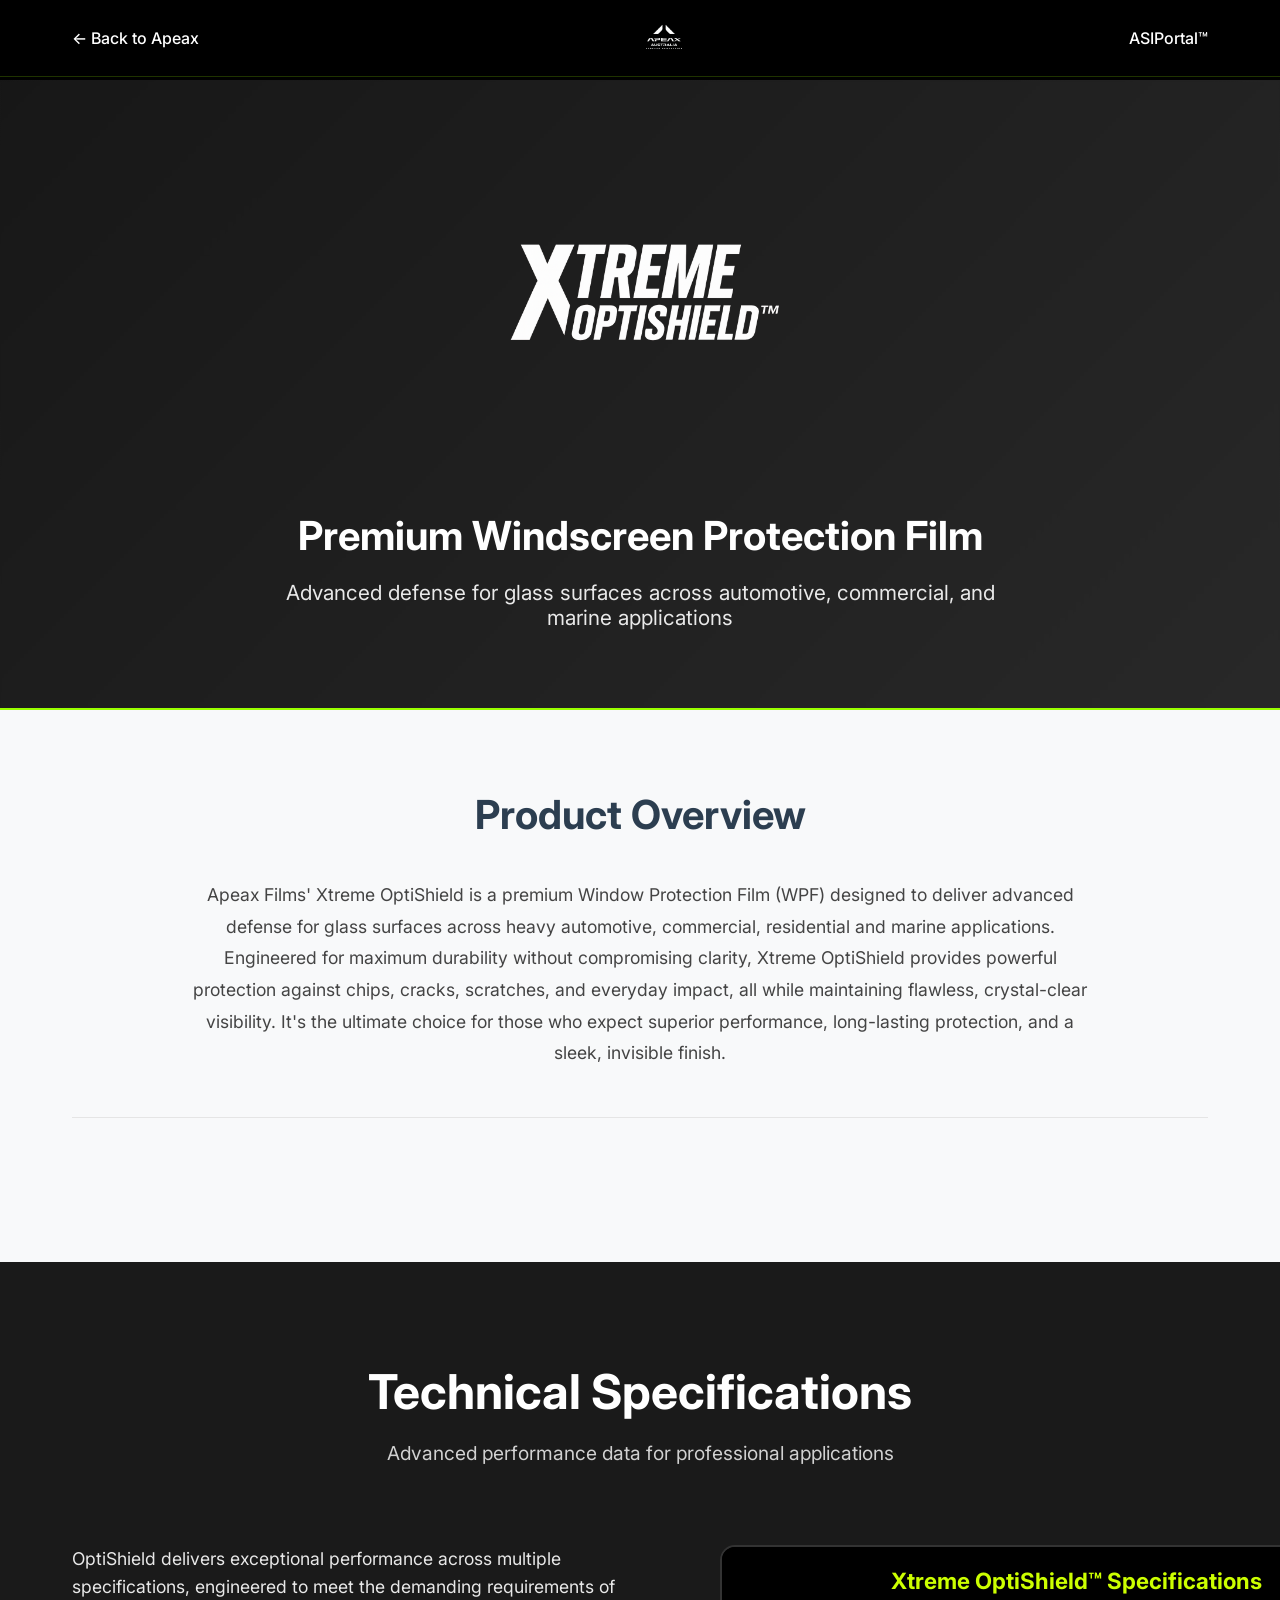
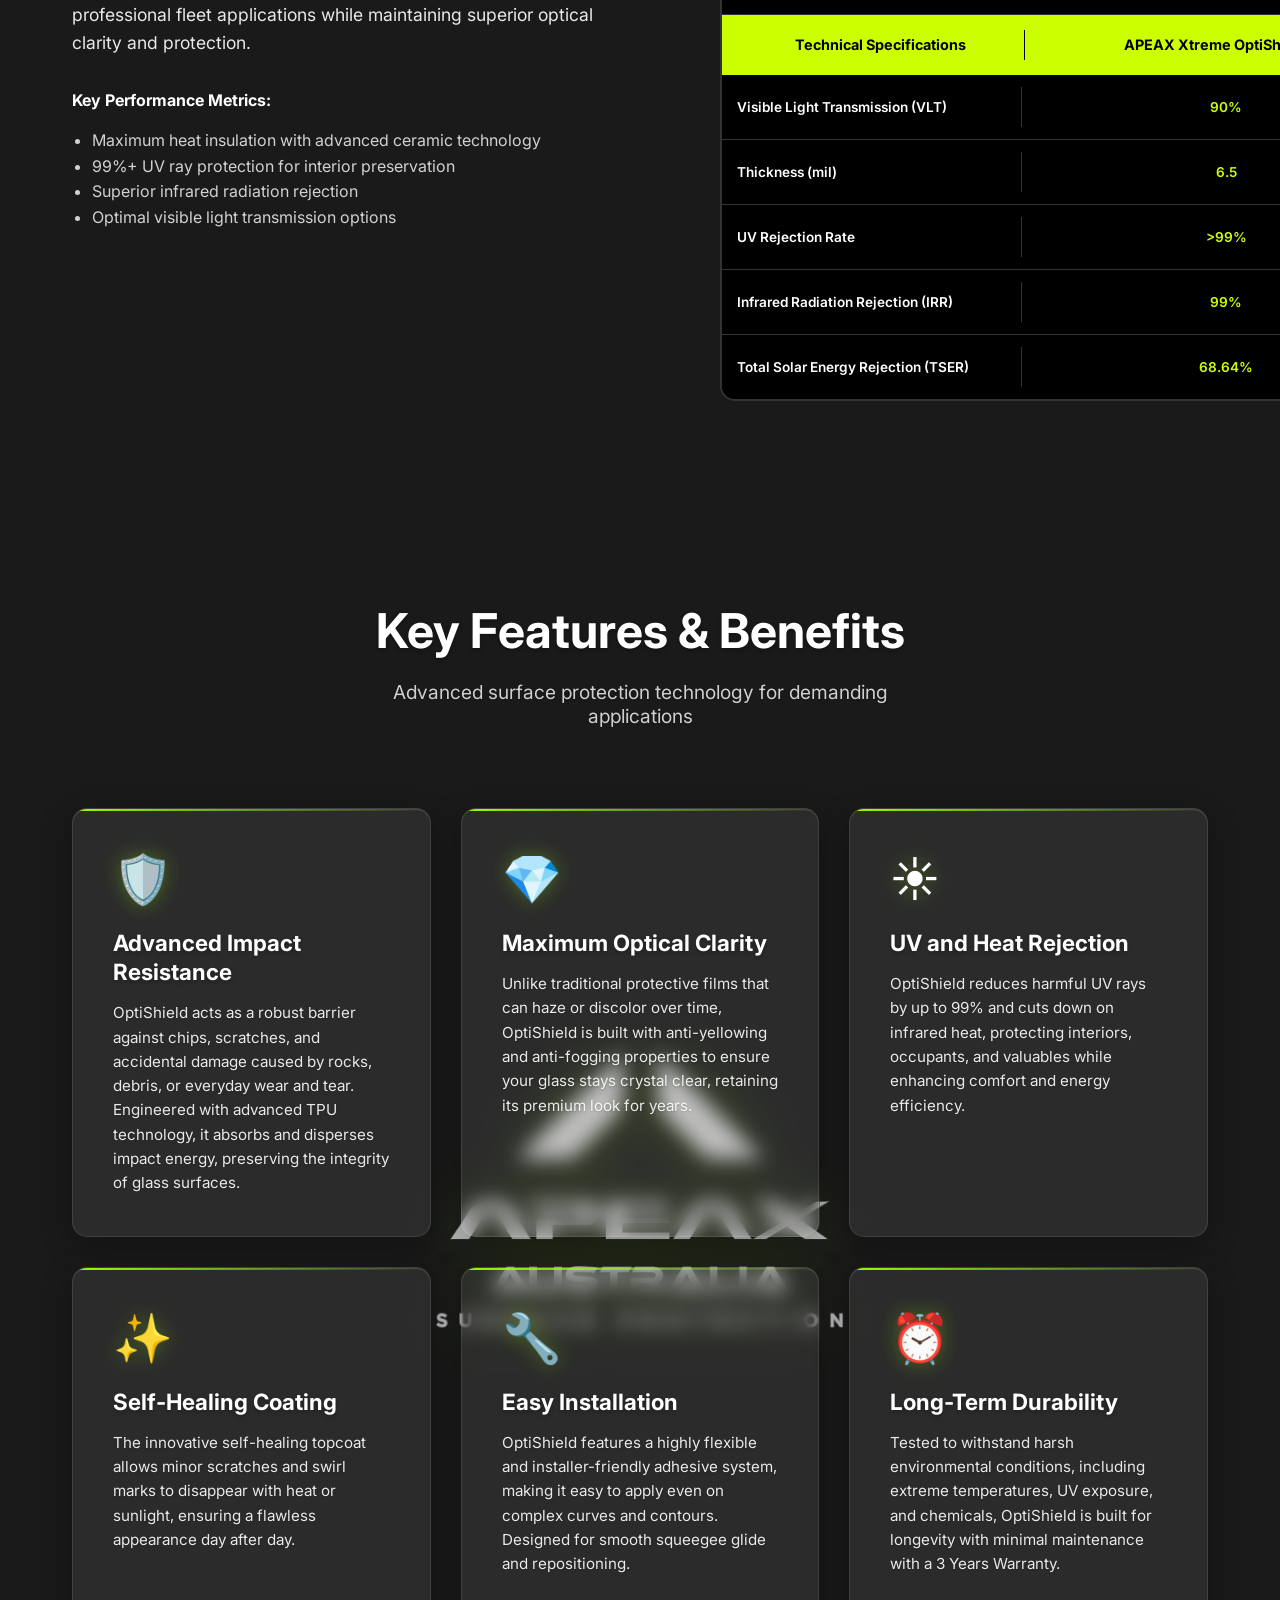
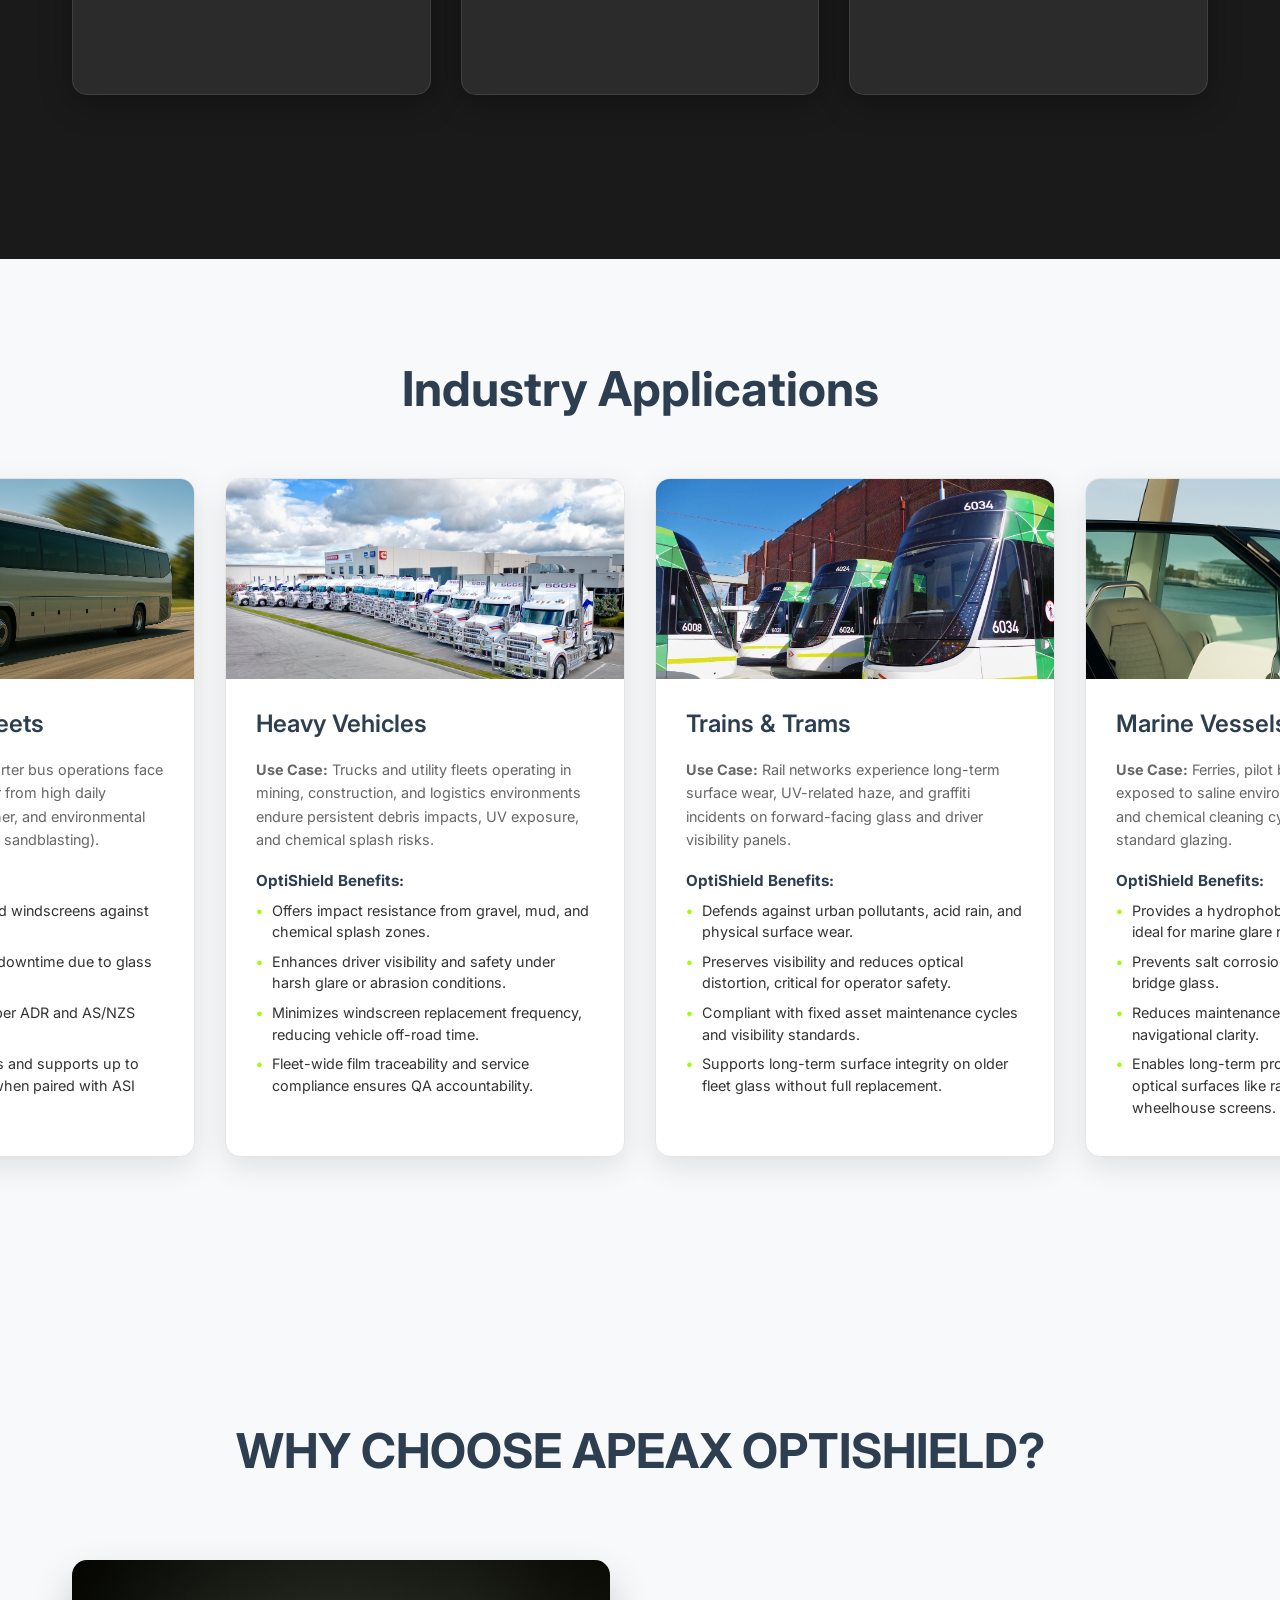
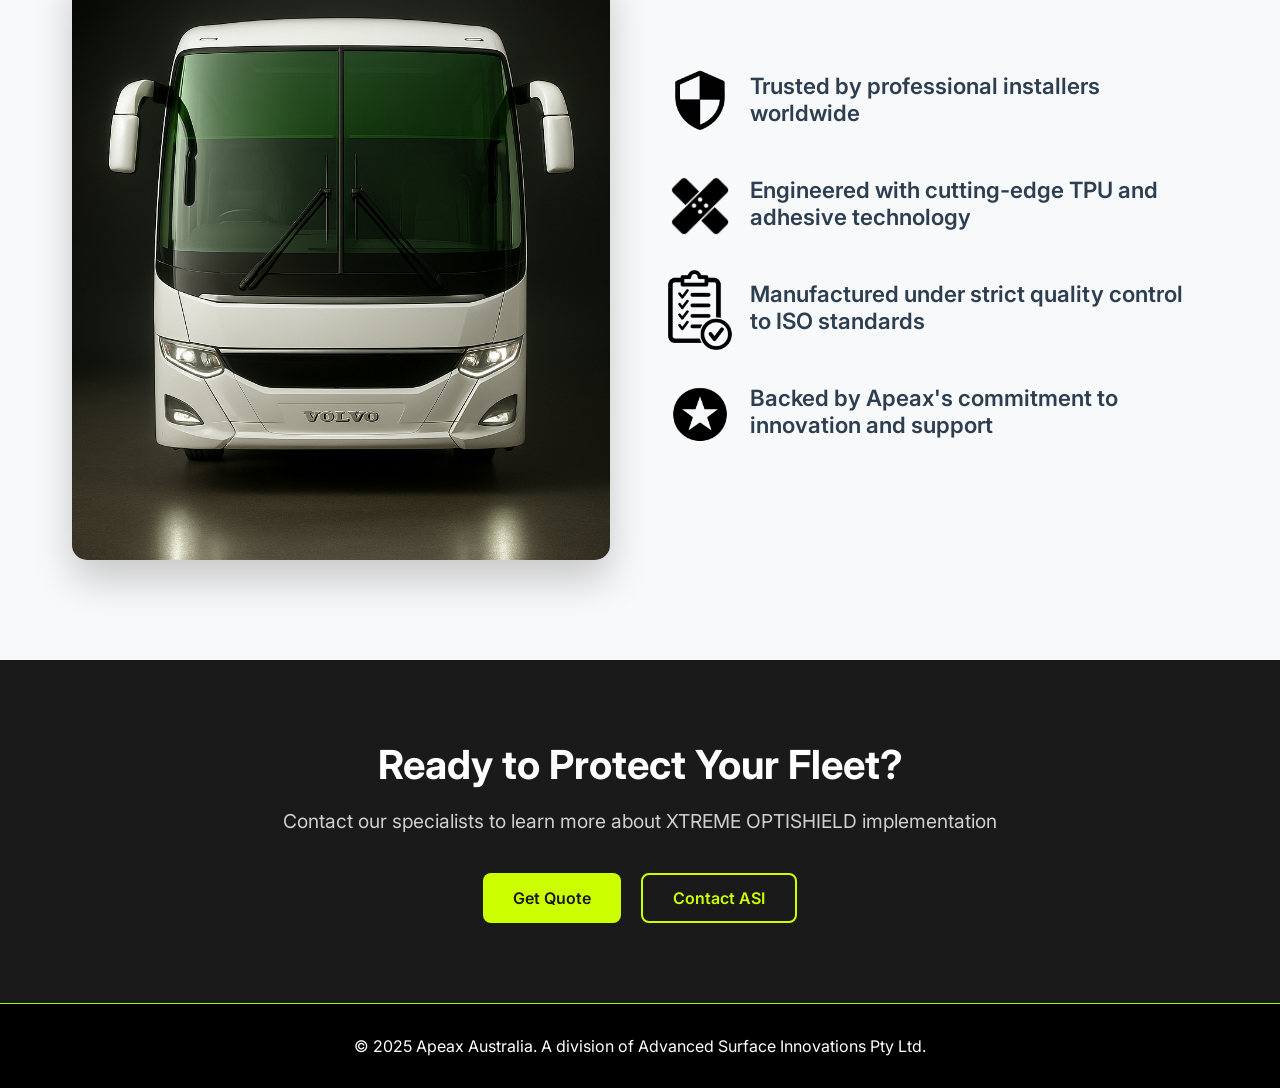
<file: public/apeax/optishield.html>
<!DOCTYPE html>
<html lang="en-AU">
<head>
<!-- Google tag (gtag.js) -->
<script async src="https://www.googletagmanager.com/gtag/js?id=G-4QTZKJSX55"></script>
<script>
  window.dataLayer = window.dataLayer || [];
  function gtag(){dataLayer.push(arguments);}
  gtag('js', new Date());
  gtag('config', 'G-4QTZKJSX55');
</script>
    <meta charset="UTF-8">
    <meta name="viewport" content="width=device-width, initial-scale=1.0">
    <title>XTREME OptiShield™ — Windscreen Protection Film | APEAX Australia</title>
    <meta name="description" content="XTREME OptiShield™ — fleet-grade windscreen protection film. Reduces replacement costs by up to 60%. Engineered by APEAX Australia for commercial vehicles.">
    <meta property="og:type" content="website">
    <meta property="og:site_name" content="ASI Australia">
    <meta property="og:title" content="XTREME OptiShield™ — Windscreen Protection Film | APEAX Australia">
    <meta property="og:description" content="XTREME OptiShield™ — fleet-grade windscreen protection film. Reduces replacement costs by up to 60%. Engineered by APEAX Australia for commercial vehicles.">
    <meta property="og:url" content="https://asi-australia.com.au/apeax/optishield">
    <meta property="og:image" content="https://asi-australia.com.au/images/asi-logo.png">
    <meta name="twitter:card" content="summary_large_image">
    <link rel="canonical" href="https://asi-australia.com.au/apeax/optishield">
    <link rel="stylesheet" href="styles/apeax.css">
    <link href="https://fonts.googleapis.com/css2?family=Inter:wght@300;400;500;600;700&display=swap" rel="stylesheet">
</head>
<body>
    <!-- Navigation -->
    <nav class="apeax-nav">
        <div class="nav-container">
            <div class="nav-left">
                <a href="index.html" class="back-link">← Back to Apeax</a>
            </div>
            <div class="nav-center">
                <img src="images/apeax-logo.png" alt="Apeax Australia" style="height: 40px; width: auto;">
            </div>
            <div class="nav-right">
                <a href="https://hyperportal.online" target="_blank" class="portal-link">ASIPortal™</a>
            </div>
        </div>
    </nav>

    <!-- Hero Section -->
    <section class="hero-section" style="height: 70vh;">
        <div class="hero-background">
            <div style="position: absolute; top: 0; left: 0; width: 100%; height: 100%; background: linear-gradient(135deg, #1a1a1a 0%, #2d2d2d 100%); opacity: 0.9;"></div>
        </div>
        
        <div class="hero-content">
            <div class="logo-section">
                <div class="logo-container">
                    <img src="images/xtremeoptishield_white_transparent.png" alt="XTREME OPTISHIELD" style="height: 300px; width: auto;">
                </div>
            </div>
            <div class="coming-soon-section">
                <h2 style="color: white; font-size: 2.5rem; margin-bottom: 20px; text-align: center;">Premium Windscreen Protection Film</h2>
                <p style="color: rgba(255,255,255,0.9); font-size: 1.3rem; text-align: center; max-width: 800px; margin: 0 auto;">Advanced defense for glass surfaces across automotive, commercial, and marine applications</p>
            </div>
        </div>
    </section>

    <!-- Product Overview Section -->
    <section class="content-section" style="background: #f8f9fa; padding: 80px 0;">
        <div class="content-wrapper">
            <div class="product-overview-section">
                <h2 class="section-title" style="color: #2c3e50; margin-bottom: 40px;">Product Overview</h2>
                <p class="overview-description" style="font-size: 1.1rem; line-height: 1.8; color: #444;">
                    Apeax Films' Xtreme OptiShield is a premium Window Protection Film (WPF) designed to deliver advanced defense for glass surfaces across heavy automotive, commercial, residential and marine applications. Engineered for maximum durability without compromising clarity, Xtreme OptiShield provides powerful protection against chips, cracks, scratches, and everyday impact, all while maintaining flawless, crystal-clear visibility. It's the ultimate choice for those who expect superior performance, long-lasting protection, and a sleek, invisible finish.
                </p>
            </div>
        </div>
    </section>

    <!-- New Section -->
    <section class="new-section" style="background: #1a1a1a; padding: 100px 0;">
        <div class="content-wrapper">
            <div class="new-section-header" style="text-align: center; margin-bottom: 80px;">
                <h2 class="new-section-title" style="color: white; font-size: 3rem; margin-bottom: 20px;">Technical Specifications</h2>
                <p class="new-section-subtitle" style="color: rgba(255,255,255,0.8); font-size: 1.2rem;">Advanced performance data for professional applications</p>
            </div>

            <div style="display: grid; grid-template-columns: 1fr 1fr; gap: 40px; align-items: start;">
                <!-- Left side - Content -->
                <div class="new-section-content">
                    <p style="color: rgba(255,255,255,0.9); font-size: 1.1rem; line-height: 1.6; margin-bottom: 30px;">
                        OptiShield delivers exceptional performance across multiple specifications, engineered to meet the demanding requirements of professional fleet applications while maintaining superior optical clarity and protection.
                    </p>
                    <div style="color: rgba(255,255,255,0.8); line-height: 1.6;">
                        <h4 style="color: white; margin-bottom: 15px;">Key Performance Metrics:</h4>
                        <ul style="margin: 0; padding-left: 20px;">
                            <li>Maximum heat insulation with advanced ceramic technology</li>
                            <li>99%+ UV ray protection for interior preservation</li>
                            <li>Superior infrared radiation rejection</li>
                            <li>Optimal visible light transmission options</li>
                        </ul>
                    </div>
                </div>

                <!-- Right side - Technical Specifications Table -->
                <div style="background: #000; border-radius: 15px; padding: 0; overflow: hidden; border: 2px solid #333; transform: translateX(60px); width: 130%;">
                    <!-- Table Title -->
                    <div style="background: #000; padding: 20px; text-align: center; border-bottom: 1px solid #333;">
                        <h3 style="color: #CCFF00; font-size: 1.4rem; margin: 0; font-weight: 700;">Xtreme OptiShield™ Specifications</h3>
                    </div>

                    <!-- Table Headers -->
                    <div style="background: #CCFF00; color: #000; padding: 15px; text-align: center;">
                        <div style="display: grid; grid-template-columns: 2.2fr 1px 3fr; gap: 0; font-weight: 700; font-size: 0.9rem; align-items: center;">
                            <div style="padding: 0 15px;">Technical Specifications</div>
                            <div style="background: #000; height: 30px; width: 1px;"></div>
                            <div style="padding: 0 15px;">APEAX Xtreme OptiShield™</div>
                        </div>
                    </div>

                    <!-- Table Content -->
                    <div style="background: #000;">
                        <!-- VLT Row -->
                        <div style="border-bottom: 1px solid #333;">
                            <div style="display: grid; grid-template-columns: 2.2fr 1px 3fr; gap: 0; padding: 12px 0; font-size: 0.85rem; align-items: center;">
                                <div style="color: white; font-weight: 600; padding: 0 15px;">Visible Light Transmission (VLT)</div>
                                <div style="background: #333; height: 40px; width: 1px;"></div>
                                <div style="text-align: center; color: #CCFF00; font-weight: 600; padding: 0 15px;">
                                    90%
                                </div>
                            </div>
                        </div>

                        <!-- Thickness Row -->
                        <div style="border-bottom: 1px solid #333;">
                            <div style="display: grid; grid-template-columns: 2.2fr 1px 3fr; gap: 0; padding: 12px 0; font-size: 0.85rem; align-items: center;">
                                <div style="color: white; font-weight: 600; padding: 0 15px;">Thickness (mil)</div>
                                <div style="background: #333; height: 40px; width: 1px;"></div>
                                <div style="text-align: center; color: #CCFF00; font-weight: 600; padding: 0 15px;">6.5</div>
                            </div>
                        </div>

                        <!-- UV Rejection Row -->
                        <div style="border-bottom: 1px solid #333;">
                            <div style="display: grid; grid-template-columns: 2.2fr 1px 3fr; gap: 0; padding: 12px 0; font-size: 0.85rem; align-items: center;">
                                <div style="color: white; font-weight: 600; padding: 0 15px;">UV Rejection Rate</div>
                                <div style="background: #333; height: 40px; width: 1px;"></div>
                                <div style="text-align: center; color: #CCFF00; font-weight: 600; padding: 0 15px;">&gt;99%</div>
                            </div>
                        </div>

                        <!-- IRR Row -->
                        <div style="border-bottom: 1px solid #333;">
                            <div style="display: grid; grid-template-columns: 2.2fr 1px 3fr; gap: 0; padding: 12px 0; font-size: 0.85rem; align-items: center;">
                                <div style="color: white; font-weight: 600; padding: 0 15px;">Infrared Radiation Rejection (IRR)</div>
                                <div style="background: #333; height: 40px; width: 1px;"></div>
                                <div style="text-align: center; color: #CCFF00; font-weight: 600; padding: 0 15px;">99%</div>
                            </div>
                        </div>

                        <!-- TSER Row -->
                        <div>
                            <div style="display: grid; grid-template-columns: 2.2fr 1px 3fr; gap: 0; padding: 12px 0; font-size: 0.85rem; align-items: center;">
                                <div style="color: white; font-weight: 600; padding: 0 15px;">Total Solar Energy Rejection (TSER)</div>
                                <div style="background: #333; height: 40px; width: 1px;"></div>
                                <div style="text-align: center; color: #CCFF00; font-weight: 600; padding: 0 15px;">
                                    68.64%
                                </div>
                            </div>
                        </div>
                    </div>
                </div>
            </div>
        </div>
    </section>

    <!-- Key Features Section -->
    <section class="features-section" style="background: #1a1a1a; padding: 100px 0;">
        <div class="content-wrapper">
            <div class="features-header" style="text-align: center; margin-bottom: 80px;">
                <h2 class="features-title" style="color: white; font-size: 3rem; margin-bottom: 20px;">Key Features & Benefits</h2>
                <p class="features-subtitle" style="color: rgba(255,255,255,0.8); font-size: 1.2rem;">Advanced surface protection technology for demanding applications</p>
            </div>

            <div class="features-preview" style="display: grid; grid-template-columns: repeat(auto-fit, minmax(350px, 1fr)); gap: 30px;">
                <div class="feature-card" style="background: rgba(255,255,255,0.08); backdrop-filter: blur(10px); padding: 40px; border-radius: 15px; border: 1px solid rgba(255,255,255,0.1);">
                    <div class="feature-icon" style="font-size: 3rem; margin-bottom: 20px;">🛡️</div>
                    <h3 style="color: white; margin-bottom: 15px; font-size: 1.4rem;">Advanced Impact Resistance</h3>
                    <p style="color: rgba(255,255,255,0.9); line-height: 1.6;">OptiShield acts as a robust barrier against chips, scratches, and accidental damage caused by rocks, debris, or everyday wear and tear. Engineered with advanced TPU technology, it absorbs and disperses impact energy, preserving the integrity of glass surfaces.</p>
                </div>
                <div class="feature-card" style="background: rgba(255,255,255,0.08); backdrop-filter: blur(10px); padding: 40px; border-radius: 15px; border: 1px solid rgba(255,255,255,0.1);">
                    <div class="feature-icon" style="font-size: 3rem; margin-bottom: 20px;">💎</div>
                    <h3 style="color: white; margin-bottom: 15px; font-size: 1.4rem;">Maximum Optical Clarity</h3>
                    <p style="color: rgba(255,255,255,0.9); line-height: 1.6;">Unlike traditional protective films that can haze or discolor over time, OptiShield is built with anti-yellowing and anti-fogging properties to ensure your glass stays crystal clear, retaining its premium look for years.</p>
                </div>
                <div class="feature-card" style="background: rgba(255,255,255,0.08); backdrop-filter: blur(10px); padding: 40px; border-radius: 15px; border: 1px solid rgba(255,255,255,0.1);">
                    <div class="feature-icon" style="font-size: 3rem; margin-bottom: 20px;">☀️</div>
                    <h3 style="color: white; margin-bottom: 15px; font-size: 1.4rem;">UV and Heat Rejection</h3>
                    <p style="color: rgba(255,255,255,0.9); line-height: 1.6;">OptiShield reduces harmful UV rays by up to 99% and cuts down on infrared heat, protecting interiors, occupants, and valuables while enhancing comfort and energy efficiency.</p>
                </div>
                <div class="feature-card" style="background: rgba(255,255,255,0.08); backdrop-filter: blur(10px); padding: 40px; border-radius: 15px; border: 1px solid rgba(255,255,255,0.1);">
                    <div class="feature-icon" style="font-size: 3rem; margin-bottom: 20px;">✨</div>
                    <h3 style="color: white; margin-bottom: 15px; font-size: 1.4rem;">Self-Healing Coating</h3>
                    <p style="color: rgba(255,255,255,0.9); line-height: 1.6;">The innovative self-healing topcoat allows minor scratches and swirl marks to disappear with heat or sunlight, ensuring a flawless appearance day after day.</p>
                </div>
                <div class="feature-card" style="background: rgba(255,255,255,0.08); backdrop-filter: blur(10px); padding: 40px; border-radius: 15px; border: 1px solid rgba(255,255,255,0.1);">
                    <div class="feature-icon" style="font-size: 3rem; margin-bottom: 20px;">🔧</div>
                    <h3 style="color: white; margin-bottom: 15px; font-size: 1.4rem;">Easy Installation</h3>
                    <p style="color: rgba(255,255,255,0.9); line-height: 1.6;">OptiShield features a highly flexible and installer-friendly adhesive system, making it easy to apply even on complex curves and contours. Designed for smooth squeegee glide and repositioning.</p>
                </div>
                <div class="feature-card" style="background: rgba(255,255,255,0.08); backdrop-filter: blur(10px); padding: 40px; border-radius: 15px; border: 1px solid rgba(255,255,255,0.1);">
                    <div class="feature-icon" style="font-size: 3rem; margin-bottom: 20px;">⏰</div>
                    <h3 style="color: white; margin-bottom: 15px; font-size: 1.4rem;">Long-Term Durability</h3>
                    <p style="color: rgba(255,255,255,0.9); line-height: 1.6;">Tested to withstand harsh environmental conditions, including extreme temperatures, UV exposure, and chemicals, OptiShield is built for longevity with minimal maintenance with a 3 Years Warranty.</p>
                </div>
            </div>
        </div>
    </section>

    <!-- Industry Applications Section -->
    <section class="content-section" style="background: #f8f9fa; padding: 100px 0;">
        <div class="content-wrapper">
            <div class="industry-section">
                <h3 class="industry-title" style="font-size: 3rem; margin-bottom: 60px; text-align: center; color: #2c3e50;">Industry Applications</h3>
                <div class="industry-grid" style="display: grid; grid-template-columns: repeat(4, 1fr); gap: 30px;">
                    <div class="industry-item" style="background: white; border-radius: 15px; overflow: hidden; box-shadow: 0 10px 30px rgba(0,0,0,0.1);">
                        <div class="industry-image">
                            <img src="images/busrollingoptishield.png" alt="Bus & Coach Fleets" style="width: 100%; height: 250px; object-fit: cover;">
                        </div>
                        <div class="industry-content" style="padding: 30px;">
                            <h4 class="industry-name" style="color: #2c3e50; margin-bottom: 20px; font-size: 1.5rem;">Bus & Coach Fleets</h4>
                            <div class="use-case" style="margin-bottom: 20px;">
                                <p style="color: #666; line-height: 1.6;"><strong>Use Case:</strong> Public and charter bus operations face frequent windscreen wear from high daily kilometers, variable weather, and environmental abrasion (e.g., wiper arcs, sandblasting).</p>
                            </div>
                            <div class="benefits">
                                <p style="color: #2c3e50; font-weight: 600; margin-bottom: 10px;"><strong>OptiShield Benefits:</strong></p>
                                <ul style="color: #666; line-height: 1.6;">
                                    <li>Shields ADAS-calibrated windscreens against premature degradation.</li>
                                    <li>Reduces unscheduled downtime due to glass damage.</li>
                                    <li>Ensures optical clarity per ADR and AS/NZS standards.</li>
                                    <li>Cuts replacement costs and supports up to 60% lifecycle savings when paired with ASI remediation services.</li>
                                </ul>
                            </div>
                        </div>
                    </div>
                    <div class="industry-item" style="background: white; border-radius: 15px; overflow: hidden; box-shadow: 0 10px 30px rgba(0,0,0,0.1);">
                        <div class="industry-image">
                            <img src="images/heavy-vehicles.jpeg" alt="Heavy Vehicles" style="width: 100%; height: 250px; object-fit: cover;">
                        </div>
                        <div class="industry-content" style="padding: 30px;">
                            <h4 class="industry-name" style="color: #2c3e50; margin-bottom: 20px; font-size: 1.5rem;">Heavy Vehicles</h4>
                            <div class="use-case" style="margin-bottom: 20px;">
                                <p style="color: #666; line-height: 1.6;"><strong>Use Case:</strong> Trucks and utility fleets operating in mining, construction, and logistics environments endure persistent debris impacts, UV exposure, and chemical splash risks.</p>
                            </div>
                            <div class="benefits">
                                <p style="color: #2c3e50; font-weight: 600; margin-bottom: 10px;"><strong>OptiShield Benefits:</strong></p>
                                <ul style="color: #666; line-height: 1.6;">
                                    <li>Offers impact resistance from gravel, mud, and chemical splash zones.</li>
                                    <li>Enhances driver visibility and safety under harsh glare or abrasion conditions.</li>
                                    <li>Minimizes windscreen replacement frequency, reducing vehicle off-road time.</li>
                                    <li>Fleet-wide film traceability and service compliance ensures QA accountability.</li>
                                </ul>
                            </div>
                        </div>
                    </div>
                    <div class="industry-item" style="background: white; border-radius: 15px; overflow: hidden; box-shadow: 0 10px 30px rgba(0,0,0,0.1);">
                        <div class="industry-image">
                            <img src="images/trains-trams.jpg" alt="Trains & Trams" style="width: 100%; height: 250px; object-fit: cover;">
                        </div>
                        <div class="industry-content" style="padding: 30px;">
                            <h4 class="industry-name" style="color: #2c3e50; margin-bottom: 20px; font-size: 1.5rem;">Trains & Trams</h4>
                            <div class="use-case" style="margin-bottom: 20px;">
                                <p style="color: #666; line-height: 1.6;"><strong>Use Case:</strong> Rail networks experience long-term surface wear, UV-related haze, and graffiti incidents on forward-facing glass and driver visibility panels.</p>
                            </div>
                            <div class="benefits">
                                <p style="color: #2c3e50; font-weight: 600; margin-bottom: 10px;"><strong>OptiShield Benefits:</strong></p>
                                <ul style="color: #666; line-height: 1.6;">
                                    <li>Defends against urban pollutants, acid rain, and physical surface wear.</li>
                                    <li>Preserves visibility and reduces optical distortion, critical for operator safety.</li>
                                    <li>Compliant with fixed asset maintenance cycles and visibility standards.</li>
                                    <li>Supports long-term surface integrity on older fleet glass without full replacement.</li>
                                </ul>
                            </div>
                        </div>
                    </div>
                    <div class="industry-item" style="background: white; border-radius: 15px; overflow: hidden; box-shadow: 0 10px 30px rgba(0,0,0,0.1);">
                        <div class="industry-image">
                            <img src="../images/optishieldboatimage1.png" alt="Marine Vessels" style="width: 100%; height: 250px; object-fit: cover;">
                        </div>
                        <div class="industry-content" style="padding: 30px;">
                            <h4 class="industry-name" style="color: #2c3e50; margin-bottom: 20px; font-size: 1.5rem;">Marine Vessels</h4>
                            <div class="use-case" style="margin-bottom: 20px;">
                                <p style="color: #666; line-height: 1.6;"><strong>Use Case:</strong> Ferries, pilot boats, and patrol craft are exposed to saline environments, UV degradation, and chemical cleaning cycles that corrode standard glazing.</p>
                            </div>
                            <div class="benefits">
                                <p style="color: #2c3e50; font-weight: 600; margin-bottom: 10px;"><strong>OptiShield Benefits:</strong></p>
                                <ul style="color: #666; line-height: 1.6;">
                                    <li>Provides a hydrophobic and UV-resistant layer ideal for marine glare reduction.</li>
                                    <li>Prevents salt corrosion and microetching of bridge glass.</li>
                                    <li>Reduces maintenance frequency and preserves navigational clarity.</li>
                                    <li>Enables long-term protection of specialty optical surfaces like radar domes and wheelhouse screens.</li>
                                </ul>
                            </div>
                        </div>
                    </div>
                </div>
            </div>
        </div>
    </section>

    <!-- Why Choose Apeax OptiShield Section -->
    <section class="content-section" style="background: #f8f9fa; padding: 100px 0;">
        <div class="content-wrapper">
            <div style="text-align: center; margin-bottom: 80px;">
                <h2 style="color: #2c3e50; font-size: 3rem; margin-bottom: 20px; font-weight: 700;">WHY CHOOSE APEAX OPTISHIELD?</h2>
            </div>
            
            <div style="display: grid; grid-template-columns: 1fr 1fr; gap: 60px; align-items: center;">
                <!-- Left side - Image -->
                <div style="position: relative; height: 600px;">
                    <img src="images/volvo-optishield-demo.png" alt="OptiShield Product Demo" style="width: 100%; height: 100%; object-fit: cover; border-radius: 15px; box-shadow: 0 20px 40px rgba(0,0,0,0.2);">
                </div>
                
                <!-- Right side - Benefits -->
                <div style="display: flex; flex-direction: column; gap: 40px;">
                    <div style="display: flex; align-items: flex-start; gap: 20px;">
                        <div style="width: 60px; height: 60px; display: flex; align-items: center; justify-content: center; flex-shrink: 0;">
                            <img src="images/shield-icon.png" alt="Shield Icon" style="width: 80px; height: 80px; object-fit: contain;">
                        </div>
                        <div>
                            <h3 style="color: #2c3e50; font-size: 1.4rem; margin-bottom: 10px; font-weight: 600;">Trusted by professional installers worldwide</h3>
                        </div>
                    </div>
                    
                    <div style="display: flex; align-items: flex-start; gap: 20px;">
                        <div style="width: 60px; height: 60px; display: flex; align-items: center; justify-content: center; flex-shrink: 0;">
                            <img src="images/bandaid-icon.png" alt="Bandaid Icon" style="width: 60px; height: 60px; object-fit: contain;">
                        </div>
                        <div>
                            <h3 style="color: #2c3e50; font-size: 1.4rem; margin-bottom: 10px; font-weight: 600;">Engineered with cutting-edge TPU and adhesive technology</h3>
                        </div>
                    </div>
                    
                    <div style="display: flex; align-items: flex-start; gap: 20px;">
                        <div style="width: 60px; height: 60px; display: flex; align-items: center; justify-content: center; flex-shrink: 0;">
                            <img src="images/clipboard-icon.png" alt="Clipboard Icon" style="width: 80px; height: 80px; object-fit: contain;">
                        </div>
                        <div>
                            <h3 style="color: #2c3e50; font-size: 1.4rem; margin-bottom: 10px; font-weight: 600;">Manufactured under strict quality control to ISO standards</h3>
                        </div>
                    </div>
                    
                    <div style="display: flex; align-items: flex-start; gap: 20px;">
                        <div style="width: 60px; height: 60px; display: flex; align-items: center; justify-content: center; flex-shrink: 0;">
                            <img src="images/star-icon.png" alt="Star Icon" style="width: 80px; height: 80px; object-fit: contain;">
                        </div>
                        <div>
                            <h3 style="color: #2c3e50; font-size: 1.4rem; margin-bottom: 10px; font-weight: 600;">Backed by Apeax's commitment to innovation and support</h3>
                        </div>
                    </div>
                </div>
            </div>
        </div>
    </section>

    <!-- CTA Section -->
    <section style="background: #1a1a1a; padding: 80px 0;">
        <div class="content-wrapper">
            <div style="text-align: center;">
                <h2 style="color: white; font-size: 2.5rem; margin-bottom: 20px;">Ready to Protect Your Fleet?</h2>
                <p style="color: rgba(255,255,255,0.8); font-size: 1.2rem; margin-bottom: 40px;">Contact our specialists to learn more about XTREME OPTISHIELD implementation</p>
                <div style="display: flex; gap: 20px; justify-content: center; flex-wrap: wrap;">
                    <a href="mailto:info@apeax.com.au" style="background: #CCFF00; color: #1a1a1a; padding: 15px 30px; border-radius: 8px; text-decoration: none; font-weight: 600; transition: all 0.3s ease;">Get Quote</a>
                    <a href="../contact.html" style="border: 2px solid #CCFF00; color: #CCFF00; padding: 13px 30px; border-radius: 8px; text-decoration: none; font-weight: 600; transition: all 0.3s ease;">Contact ASI</a>
                </div>
            </div>
        </div>
    </section>

    <!-- Footer -->
    <footer class="apeax-footer">
        <p>&copy; 2025 Apeax Australia. A division of Advanced Surface Innovations Pty Ltd.</p>
    </footer>
</body>
</html>
</file>
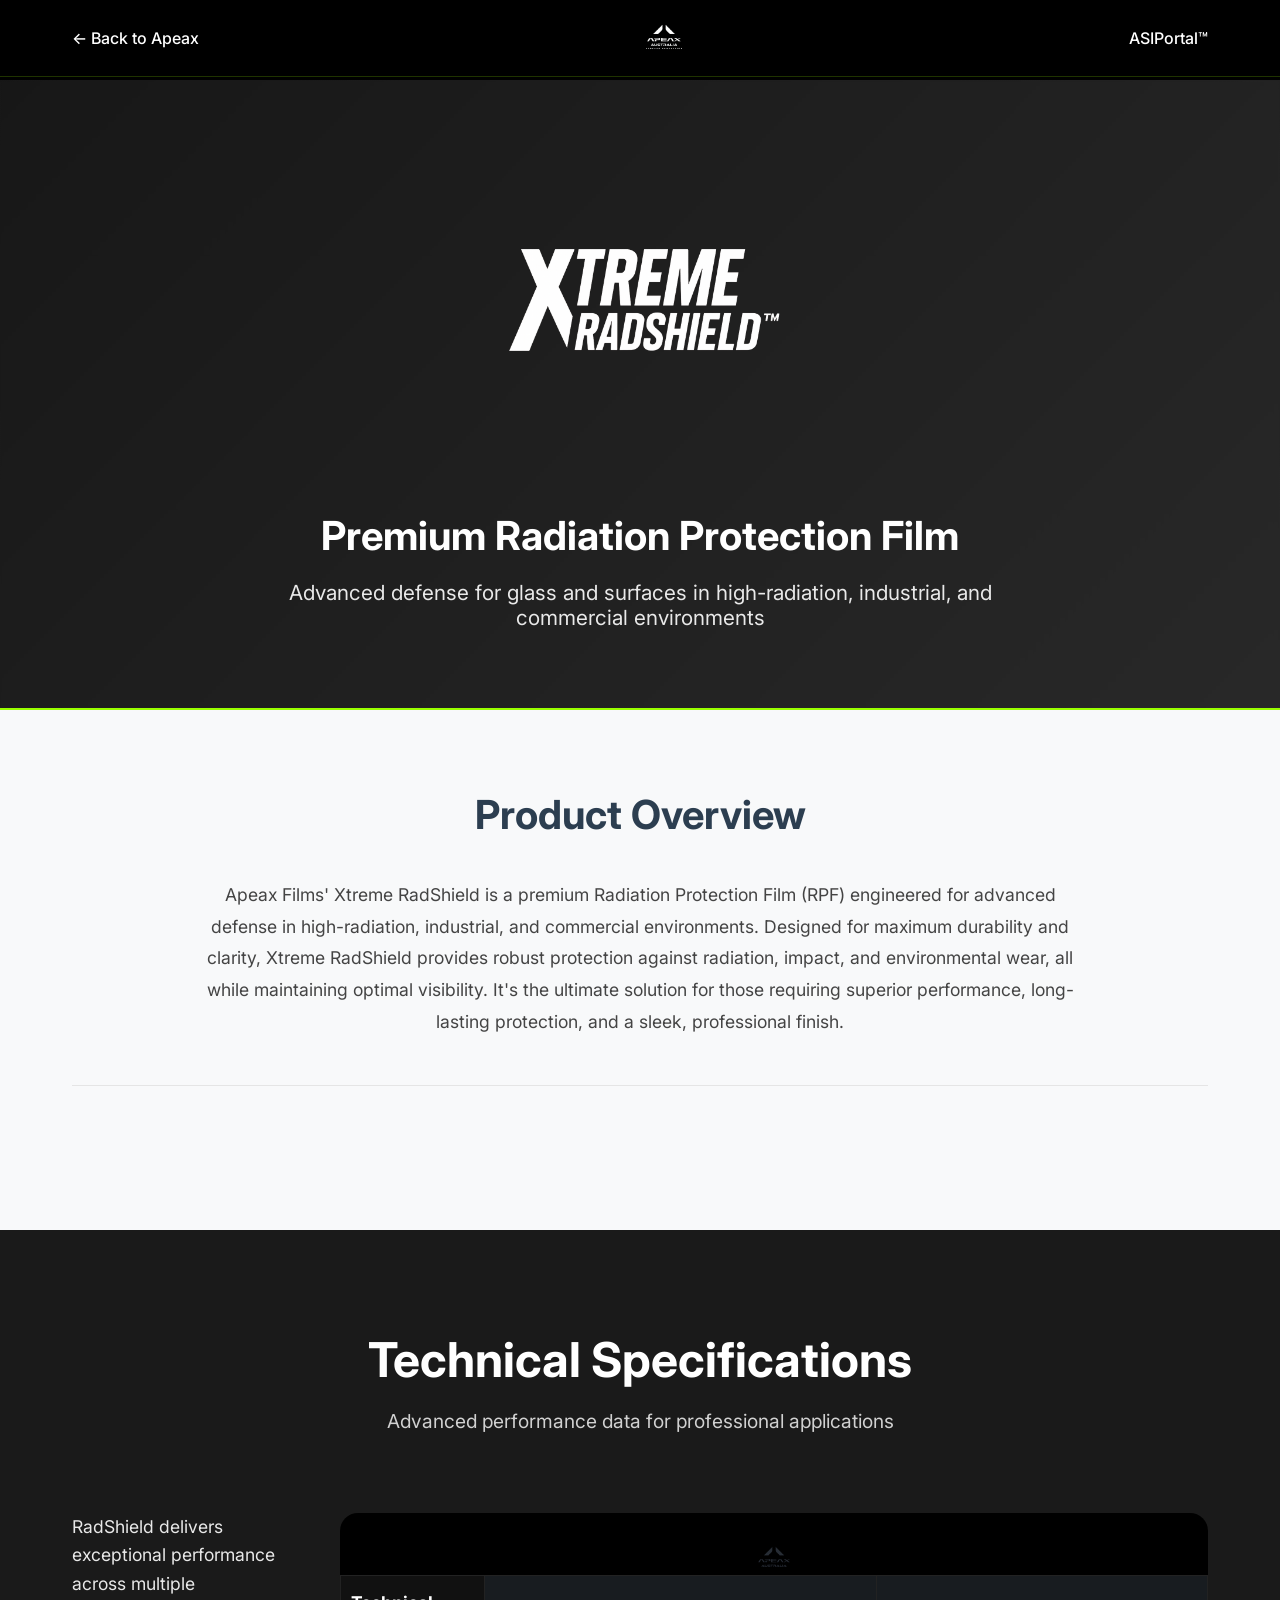
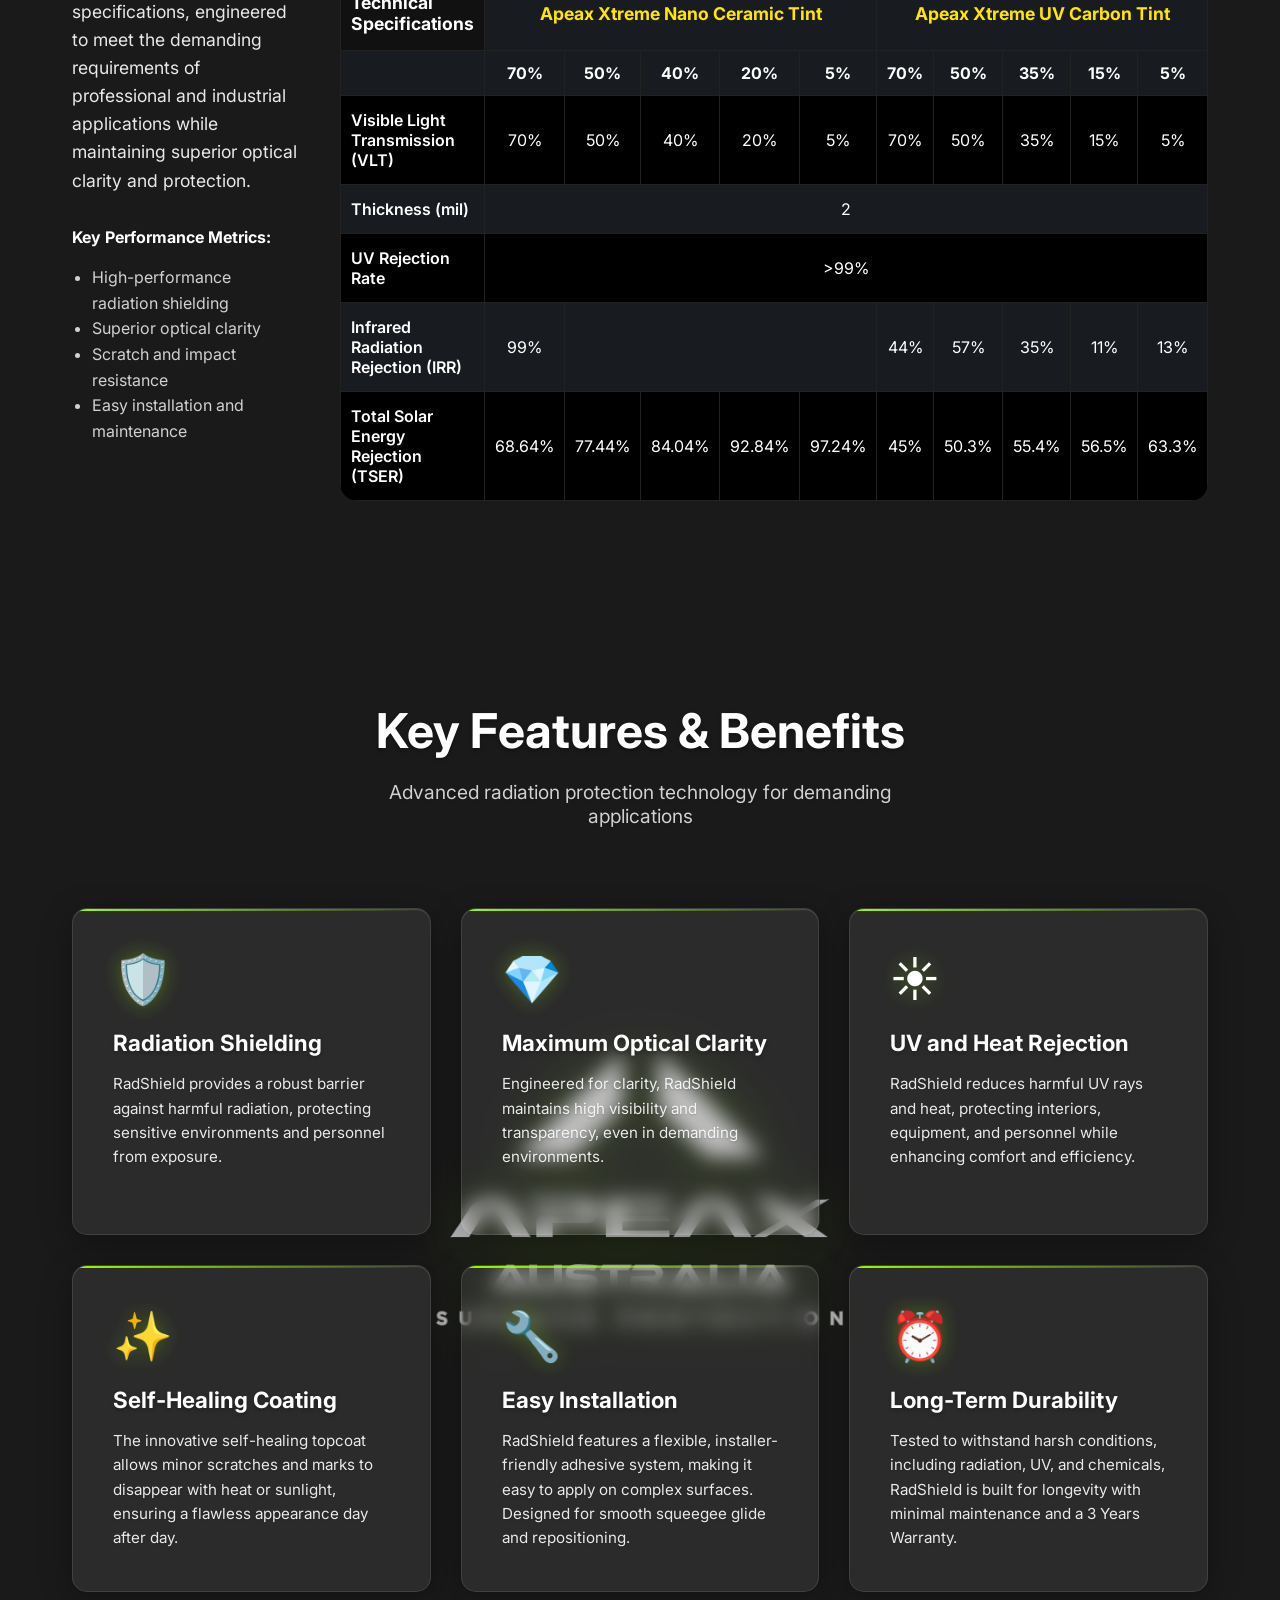
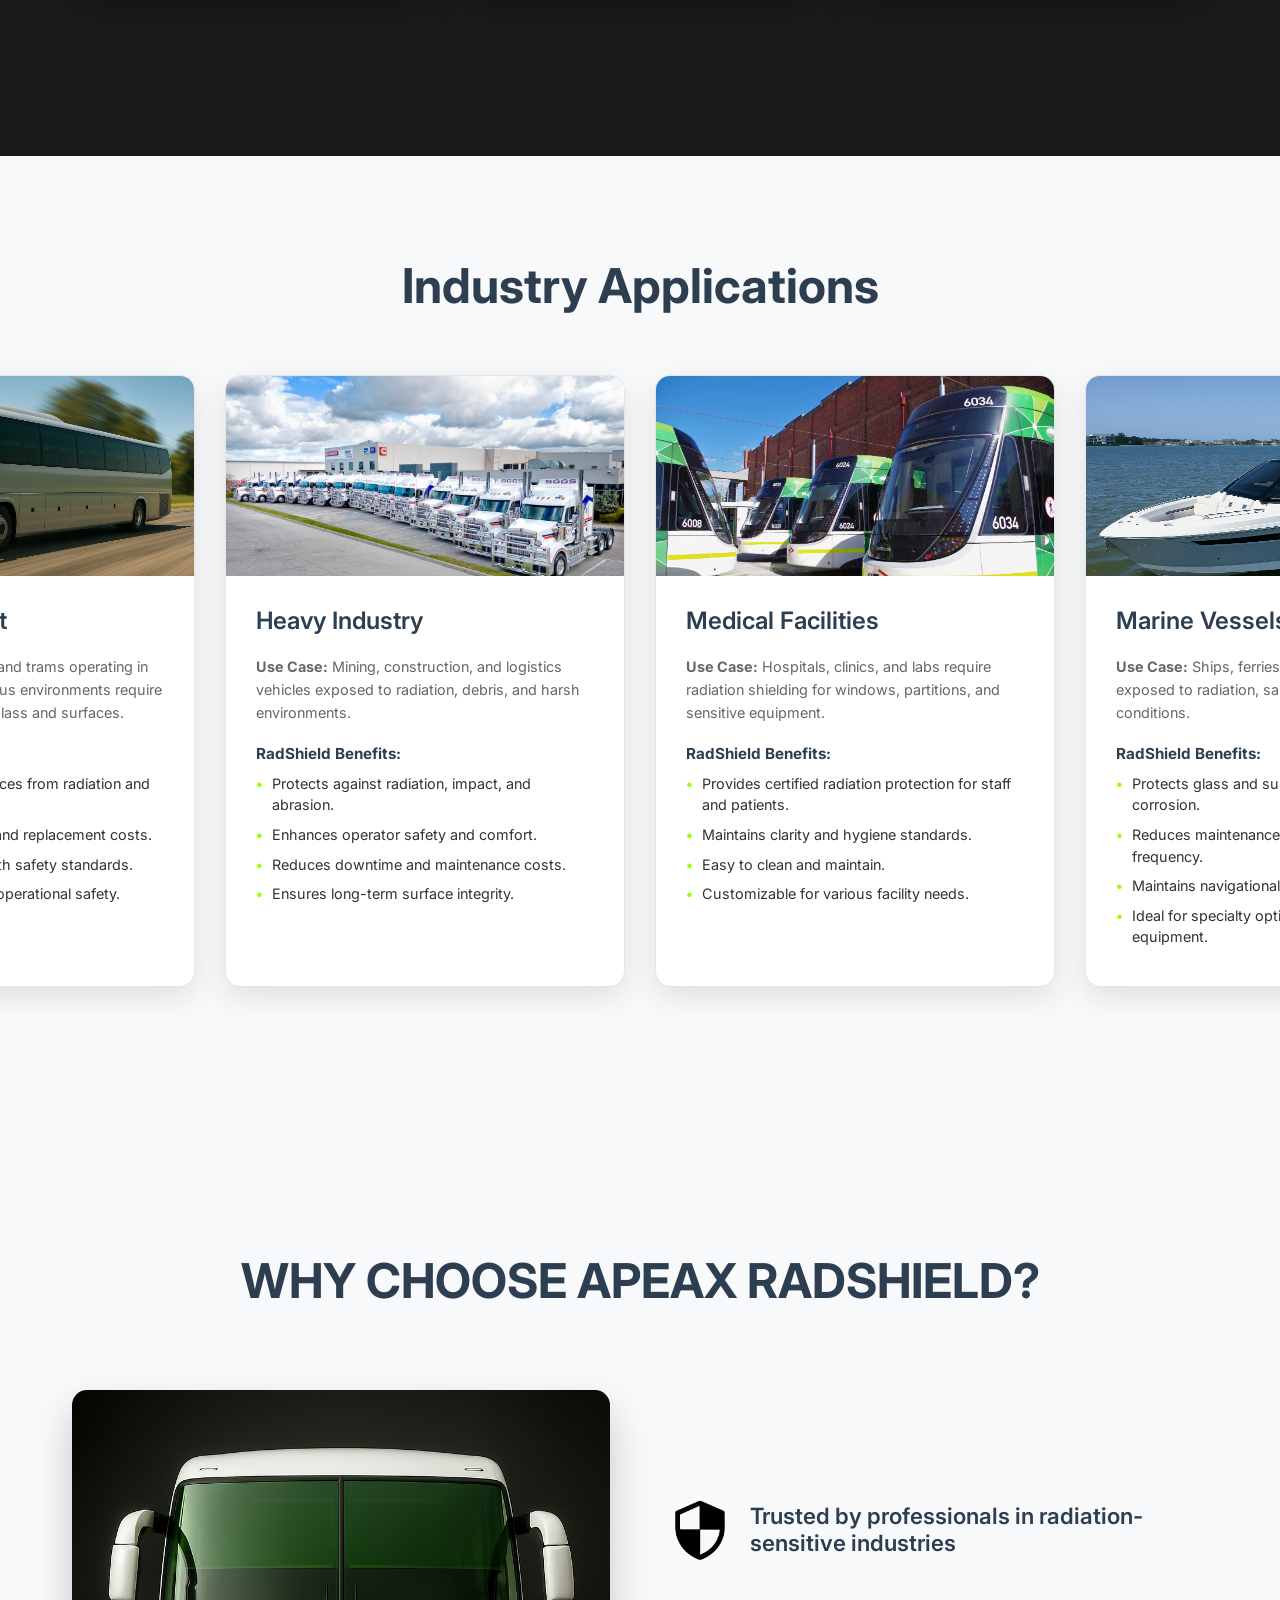
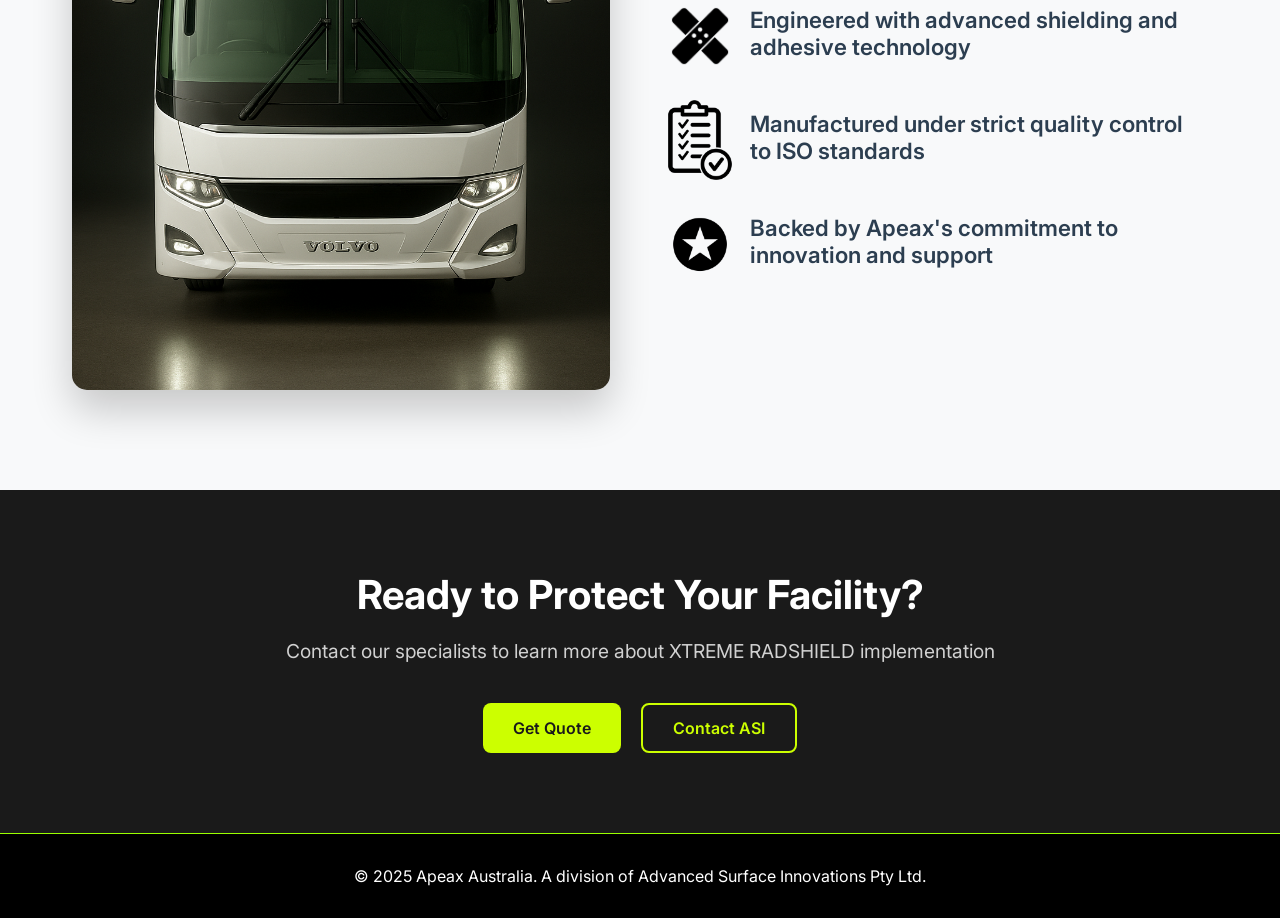
<file: public/apeax/radshield.html>
<!DOCTYPE html>
<html lang="en-AU">
<head>
<!-- Google tag (gtag.js) -->
<script async src="https://www.googletagmanager.com/gtag/js?id=G-4QTZKJSX55"></script>
<script>
  window.dataLayer = window.dataLayer || [];
  function gtag(){dataLayer.push(arguments);}
  gtag('js', new Date());
  gtag('config', 'G-4QTZKJSX55');
</script>
    <meta charset="UTF-8">
    <meta name="viewport" content="width=device-width, initial-scale=1.0">
    <title>XTREME RadShield™ — Window Tint Film | APEAX Australia</title>
    <meta name="description" content="XTREME RadShield™ — advanced window tint film for heat rejection, UV protection and glare reduction. Engineered by APEAX Australia for fleet and commercial use.">
    <meta property="og:type" content="website">
    <meta property="og:site_name" content="ASI Australia">
    <meta property="og:title" content="XTREME RadShield™ — Window Tint Film | APEAX Australia">
    <meta property="og:description" content="XTREME RadShield™ — advanced window tint film for heat rejection, UV protection and glare reduction. Engineered by APEAX Australia for fleet and commercial use.">
    <meta property="og:url" content="https://asi-australia.com.au/apeax/radshield">
    <meta property="og:image" content="https://asi-australia.com.au/images/asi-logo.png">
    <meta name="twitter:card" content="summary_large_image">
    <link rel="canonical" href="https://asi-australia.com.au/apeax/radshield">
    <link rel="stylesheet" href="styles/apeax.css">
    <link href="https://fonts.googleapis.com/css2?family=Inter:wght@300;400;500;600;700&display=swap" rel="stylesheet">
</head>
<body>
    <!-- Navigation -->
    <nav class="apeax-nav">
        <div class="nav-container">
            <div class="nav-left">
                <a href="index.html" class="back-link">← Back to Apeax</a>
            </div>
            <div class="nav-center">
                <img src="images/apeax-logo.png" alt="Apeax Australia" style="height: 40px; width: auto;">
            </div>
            <div class="nav-right">
                <a href="https://hyperportal.online" target="_blank" class="portal-link">ASIPortal™</a>
            </div>
        </div>
    </nav>

    <!-- Hero Section -->
    <section class="hero-section" style="height: 70vh;">
        <div class="hero-background">
            <div style="position: absolute; top: 0; left: 0; width: 100%; height: 100%; background: linear-gradient(135deg, #1a1a1a 0%, #2d2d2d 100%); opacity: 0.9;"></div>
        </div>
        
        <div class="hero-content">
            <div class="logo-section">
                <div class="logo-container">
                    <img src="images/xtremeradshield_white_transparent.png" alt="XTREME RADSHIELD" style="height: 300px; width: auto;">
                </div>
            </div>
            <div class="coming-soon-section">
                <h2 style="color: white; font-size: 2.5rem; margin-bottom: 20px; text-align: center;">Premium Radiation Protection Film</h2>
                <p style="color: rgba(255,255,255,0.9); font-size: 1.3rem; text-align: center; max-width: 800px; margin: 0 auto;">Advanced defense for glass and surfaces in high-radiation, industrial, and commercial environments</p>
            </div>
        </div>
    </section>

    <!-- Product Overview Section -->
    <section class="content-section" style="background: #f8f9fa; padding: 80px 0;">
        <div class="content-wrapper">
            <div class="product-overview-section">
                <h2 class="section-title" style="color: #2c3e50; margin-bottom: 40px;">Product Overview</h2>
                <p class="overview-description" style="font-size: 1.1rem; line-height: 1.8; color: #444;">
                    Apeax Films' Xtreme RadShield is a premium Radiation Protection Film (RPF) engineered for advanced defense in high-radiation, industrial, and commercial environments. Designed for maximum durability and clarity, Xtreme RadShield provides robust protection against radiation, impact, and environmental wear, all while maintaining optimal visibility. It's the ultimate solution for those requiring superior performance, long-lasting protection, and a sleek, professional finish.
                </p>
            </div>
        </div>
    </section>

    <!-- New Section -->
    <section class="new-section" style="background: #1a1a1a; padding: 100px 0;">
        <div class="content-wrapper">
            <div class="new-section-header" style="text-align: center; margin-bottom: 80px;">
                <h2 class="new-section-title" style="color: white; font-size: 3rem; margin-bottom: 20px;">Technical Specifications</h2>
                <p class="new-section-subtitle" style="color: rgba(255,255,255,0.8); font-size: 1.2rem;">Advanced performance data for professional applications</p>
            </div>

            <div style="display: grid; grid-template-columns: 1fr 1.5fr; gap: 40px; align-items: start; justify-content: center;">
                <!-- Left side - Content -->
                <div class="new-section-content">
                    <p style="color: rgba(255,255,255,0.9); font-size: 1.1rem; line-height: 1.6; margin-bottom: 30px;">
                        RadShield delivers exceptional performance across multiple specifications, engineered to meet the demanding requirements of professional and industrial applications while maintaining superior optical clarity and protection.
                    </p>
                    <div style="color: rgba(255,255,255,0.8); line-height: 1.6;">
                        <h4 style="color: white; margin-bottom: 15px;">Key Performance Metrics:</h4>
                        <ul style="margin: 0; padding-left: 20px;">
                            <li>High-performance radiation shielding</li>
                            <li>Superior optical clarity</li>
                            <li>Scratch and impact resistance</li>
                            <li>Easy installation and maintenance</li>
                        </ul>
                    </div>
                </div>
                <!-- Right side - Table -->
                <div>
                    <div style="width: 100%; max-width: 1100px; background: #000; border-radius: 18px 18px 0 0; padding: 24px 32px 0 32px; display: flex; align-items: flex-start; justify-content: center;">
                        <img src="../images/apeax-logo.png" alt="APEAX" style="height: 38px; width: auto; margin: 0 auto; display: block;">
                    </div>
                    <div style="width: 100%; max-width: 1100px; background: #000; border-radius: 0 0 18px 18px; overflow-x: auto;">
                        <table style="width: 100%; border-collapse: collapse; color: #fff; font-family: inherit;">
                            <thead>
                                <tr style="background: #111;">
                                    <th style="border: 1px solid #222; padding: 16px 10px; text-align: left; font-size: 1.1rem; font-weight: 700;">Technical Specifications</th>
                                    <th colspan="5" style="border: 1px solid #222; padding: 16px 10px; text-align: center; color: #ffe600; background: #181c20; font-size: 1.1rem; font-weight: 700;">Apeax Xtreme Nano Ceramic Tint</th>
                                    <th colspan="5" style="border: 1px solid #222; padding: 16px 10px; text-align: center; color: #ffe600; background: #181c20; font-size: 1.1rem; font-weight: 700;">Apeax Xtreme UV Carbon Tint</th>
                                </tr>
                                <tr style="background: #181c20;">
                                    <th style="border: 1px solid #222; padding: 12px 10px; text-align: left; font-size: 1rem; font-weight: 600;"></th>
                                    <th style="border: 1px solid #222; padding: 12px 10px;">70%</th>
                                    <th style="border: 1px solid #222; padding: 12px 10px;">50%</th>
                                    <th style="border: 1px solid #222; padding: 12px 10px;">40%</th>
                                    <th style="border: 1px solid #222; padding: 12px 10px;">20%</th>
                                    <th style="border: 1px solid #222; padding: 12px 10px;">5%</th>
                                    <th style="border: 1px solid #222; padding: 12px 10px;">70%</th>
                                    <th style="border: 1px solid #222; padding: 12px 10px;">50%</th>
                                    <th style="border: 1px solid #222; padding: 12px 10px;">35%</th>
                                    <th style="border: 1px solid #222; padding: 12px 10px;">15%</th>
                                    <th style="border: 1px solid #222; padding: 12px 10px;">5%</th>
                                </tr>
                            </thead>
                            <tbody>
                                <tr>
                                    <td style="border: 1px solid #222; padding: 14px 10px; font-weight: 600;">Visible Light Transmission (VLT)</td>
                                    <td style="border: 1px solid #222; padding: 14px 10px; text-align: center;">70%</td>
                                    <td style="border: 1px solid #222; padding: 14px 10px; text-align: center;">50%</td>
                                    <td style="border: 1px solid #222; padding: 14px 10px; text-align: center;">40%</td>
                                    <td style="border: 1px solid #222; padding: 14px 10px; text-align: center;">20%</td>
                                    <td style="border: 1px solid #222; padding: 14px 10px; text-align: center;">5%</td>
                                    <td style="border: 1px solid #222; padding: 14px 10px; text-align: center;">70%</td>
                                    <td style="border: 1px solid #222; padding: 14px 10px; text-align: center;">50%</td>
                                    <td style="border: 1px solid #222; padding: 14px 10px; text-align: center;">35%</td>
                                    <td style="border: 1px solid #222; padding: 14px 10px; text-align: center;">15%</td>
                                    <td style="border: 1px solid #222; padding: 14px 10px; text-align: center;">5%</td>
                                </tr>
                                <tr style="background: #181c20;">
                                    <td style="border: 1px solid #222; padding: 14px 10px; font-weight: 600;">Thickness (mil)</td>
                                    <td colspan="10" style="border: 1px solid #222; padding: 14px 10px; text-align: center;">2</td>
                                </tr>
                                <tr>
                                    <td style="border: 1px solid #222; padding: 14px 10px; font-weight: 600;">UV Rejection Rate</td>
                                    <td colspan="10" style="border: 1px solid #222; padding: 14px 10px; text-align: center;">&gt;99%</td>
                                </tr>
                                <tr style="background: #181c20;">
                                    <td style="border: 1px solid #222; padding: 14px 10px; font-weight: 600;">Infrared Radiation Rejection (IRR)</td>
                                    <td style="border: 1px solid #222; padding: 14px 10px; text-align: center;">99%</td>
                                    <td colspan="4" style="border: 1px solid #222; padding: 14px 10px; text-align: center;"></td>
                                    <td style="border: 1px solid #222; padding: 14px 10px; text-align: center;">44%</td>
                                    <td style="border: 1px solid #222; padding: 14px 10px; text-align: center;">57%</td>
                                    <td style="border: 1px solid #222; padding: 14px 10px; text-align: center;">35%</td>
                                    <td style="border: 1px solid #222; padding: 14px 10px; text-align: center;">11%</td>
                                    <td style="border: 1px solid #222; padding: 14px 10px; text-align: center;">13%</td>
                                </tr>
                                <tr>
                                    <td style="border: 1px solid #222; padding: 14px 10px; font-weight: 600;">Total Solar Energy Rejection (TSER)</td>
                                    <td style="border: 1px solid #222; padding: 14px 10px; text-align: center;">68.64%</td>
                                    <td style="border: 1px solid #222; padding: 14px 10px; text-align: center;">77.44%</td>
                                    <td style="border: 1px solid #222; padding: 14px 10px; text-align: center;">84.04%</td>
                                    <td style="border: 1px solid #222; padding: 14px 10px; text-align: center;">92.84%</td>
                                    <td style="border: 1px solid #222; padding: 14px 10px; text-align: center;">97.24%</td>
                                    <td style="border: 1px solid #222; padding: 14px 10px; text-align: center;">45%</td>
                                    <td style="border: 1px solid #222; padding: 14px 10px; text-align: center;">50.3%</td>
                                    <td style="border: 1px solid #222; padding: 14px 10px; text-align: center;">55.4%</td>
                                    <td style="border: 1px solid #222; padding: 14px 10px; text-align: center;">56.5%</td>
                                    <td style="border: 1px solid #222; padding: 14px 10px; text-align: center;">63.3%</td>
                                </tr>
                            </tbody>
                        </table>
                    </div>
                </div>
            </div>
        </div>
    </section>

    <!-- Key Features Section -->
    <section class="features-section" style="background: #1a1a1a; padding: 100px 0;">
        <div class="content-wrapper">
            <div class="features-header" style="text-align: center; margin-bottom: 80px;">
                <h2 class="features-title" style="color: white; font-size: 3rem; margin-bottom: 20px;">Key Features & Benefits</h2>
                <p class="features-subtitle" style="color: rgba(255,255,255,0.8); font-size: 1.2rem;">Advanced radiation protection technology for demanding applications</p>
            </div>

            <div class="features-preview" style="display: grid; grid-template-columns: repeat(auto-fit, minmax(350px, 1fr)); gap: 30px;">
                <div class="feature-card" style="background: rgba(255,255,255,0.08); backdrop-filter: blur(10px); padding: 40px; border-radius: 15px; border: 1px solid rgba(255,255,255,0.1);">
                    <div class="feature-icon" style="font-size: 3rem; margin-bottom: 20px;">🛡️</div>
                    <h3 style="color: white; margin-bottom: 15px; font-size: 1.4rem;">Radiation Shielding</h3>
                    <p style="color: rgba(255,255,255,0.9); line-height: 1.6;">RadShield provides a robust barrier against harmful radiation, protecting sensitive environments and personnel from exposure.</p>
                </div>
                <div class="feature-card" style="background: rgba(255,255,255,0.08); backdrop-filter: blur(10px); padding: 40px; border-radius: 15px; border: 1px solid rgba(255,255,255,0.1);">
                    <div class="feature-icon" style="font-size: 3rem; margin-bottom: 20px;">💎</div>
                    <h3 style="color: white; margin-bottom: 15px; font-size: 1.4rem;">Maximum Optical Clarity</h3>
                    <p style="color: rgba(255,255,255,0.9); line-height: 1.6;">Engineered for clarity, RadShield maintains high visibility and transparency, even in demanding environments.</p>
                </div>
                <div class="feature-card" style="background: rgba(255,255,255,0.08); backdrop-filter: blur(10px); padding: 40px; border-radius: 15px; border: 1px solid rgba(255,255,255,0.1);">
                    <div class="feature-icon" style="font-size: 3rem; margin-bottom: 20px;">☀️</div>
                    <h3 style="color: white; margin-bottom: 15px; font-size: 1.4rem;">UV and Heat Rejection</h3>
                    <p style="color: rgba(255,255,255,0.9); line-height: 1.6;">RadShield reduces harmful UV rays and heat, protecting interiors, equipment, and personnel while enhancing comfort and efficiency.</p>
                </div>
                <div class="feature-card" style="background: rgba(255,255,255,0.08); backdrop-filter: blur(10px); padding: 40px; border-radius: 15px; border: 1px solid rgba(255,255,255,0.1);">
                    <div class="feature-icon" style="font-size: 3rem; margin-bottom: 20px;">✨</div>
                    <h3 style="color: white; margin-bottom: 15px; font-size: 1.4rem;">Self-Healing Coating</h3>
                    <p style="color: rgba(255,255,255,0.9); line-height: 1.6;">The innovative self-healing topcoat allows minor scratches and marks to disappear with heat or sunlight, ensuring a flawless appearance day after day.</p>
                </div>
                <div class="feature-card" style="background: rgba(255,255,255,0.08); backdrop-filter: blur(10px); padding: 40px; border-radius: 15px; border: 1px solid rgba(255,255,255,0.1);">
                    <div class="feature-icon" style="font-size: 3rem; margin-bottom: 20px;">🔧</div>
                    <h3 style="color: white; margin-bottom: 15px; font-size: 1.4rem;">Easy Installation</h3>
                    <p style="color: rgba(255,255,255,0.9); line-height: 1.6;">RadShield features a flexible, installer-friendly adhesive system, making it easy to apply on complex surfaces. Designed for smooth squeegee glide and repositioning.</p>
                </div>
                <div class="feature-card" style="background: rgba(255,255,255,0.08); backdrop-filter: blur(10px); padding: 40px; border-radius: 15px; border: 1px solid rgba(255,255,255,0.1);">
                    <div class="feature-icon" style="font-size: 3rem; margin-bottom: 20px;">⏰</div>
                    <h3 style="color: white; margin-bottom: 15px; font-size: 1.4rem;">Long-Term Durability</h3>
                    <p style="color: rgba(255,255,255,0.9); line-height: 1.6;">Tested to withstand harsh conditions, including radiation, UV, and chemicals, RadShield is built for longevity with minimal maintenance and a 3 Years Warranty.</p>
                </div>
            </div>
        </div>
    </section>

    <!-- Industry Applications Section -->
    <section class="content-section" style="background: #f8f9fa; padding: 100px 0;">
        <div class="content-wrapper">
            <div class="industry-section">
                <h3 class="industry-title" style="font-size: 3rem; margin-bottom: 60px; text-align: center; color: #2c3e50;">Industry Applications</h3>
                <div class="industry-grid" style="display: grid; grid-template-columns: repeat(4, 1fr); gap: 30px;">
                    <div class="industry-item" style="background: white; border-radius: 15px; overflow: hidden; box-shadow: 0 10px 30px rgba(0,0,0,0.1);">
                        <div class="industry-image">
                            <img src="images/busrollingoptishield.png" alt="Public Transport" style="width: 100%; height: 250px; object-fit: cover;">
                        </div>
                        <div class="industry-content" style="padding: 30px;">
                            <h4 class="industry-name" style="color: #2c3e50; margin-bottom: 20px; font-size: 1.5rem;">Public Transport</h4>
                            <div class="use-case" style="margin-bottom: 20px;">
                                <p style="color: #666; line-height: 1.6;"><strong>Use Case:</strong> Buses, trains, and trams operating in high-radiation or hazardous environments require enhanced protection for glass and surfaces.</p>
                            </div>
                            <div class="benefits">
                                <p style="color: #2c3e50; font-weight: 600; margin-bottom: 10px;"><strong>RadShield Benefits:</strong></p>
                                <ul style="color: #666; line-height: 1.6;">
                                    <li>Shields glass and surfaces from radiation and impact.</li>
                                    <li>Reduces maintenance and replacement costs.</li>
                                    <li>Ensures compliance with safety standards.</li>
                                    <li>Maintains visibility and operational safety.</li>
                                </ul>
                            </div>
                        </div>
                    </div>
                    <div class="industry-item" style="background: white; border-radius: 15px; overflow: hidden; box-shadow: 0 10px 30px rgba(0,0,0,0.1);">
                        <div class="industry-image">
                            <img src="images/heavy-vehicles.jpeg" alt="Heavy Industry" style="width: 100%; height: 250px; object-fit: cover;">
                        </div>
                        <div class="industry-content" style="padding: 30px;">
                            <h4 class="industry-name" style="color: #2c3e50; margin-bottom: 20px; font-size: 1.5rem;">Heavy Industry</h4>
                            <div class="use-case" style="margin-bottom: 20px;">
                                <p style="color: #666; line-height: 1.6;"><strong>Use Case:</strong> Mining, construction, and logistics vehicles exposed to radiation, debris, and harsh environments.</p>
                            </div>
                            <div class="benefits">
                                <p style="color: #2c3e50; font-weight: 600; margin-bottom: 10px;"><strong>RadShield Benefits:</strong></p>
                                <ul style="color: #666; line-height: 1.6;">
                                    <li>Protects against radiation, impact, and abrasion.</li>
                                    <li>Enhances operator safety and comfort.</li>
                                    <li>Reduces downtime and maintenance costs.</li>
                                    <li>Ensures long-term surface integrity.</li>
                                </ul>
                            </div>
                        </div>
                    </div>
                    <div class="industry-item" style="background: white; border-radius: 15px; overflow: hidden; box-shadow: 0 10px 30px rgba(0,0,0,0.1);">
                        <div class="industry-image">
                            <img src="images/trains-trams.jpg" alt="Medical Facilities" style="width: 100%; height: 250px; object-fit: cover;">
                        </div>
                        <div class="industry-content" style="padding: 30px;">
                            <h4 class="industry-name" style="color: #2c3e50; margin-bottom: 20px; font-size: 1.5rem;">Medical Facilities</h4>
                            <div class="use-case" style="margin-bottom: 20px;">
                                <p style="color: #666; line-height: 1.6;"><strong>Use Case:</strong> Hospitals, clinics, and labs require radiation shielding for windows, partitions, and sensitive equipment.</p>
                            </div>
                            <div class="benefits">
                                <p style="color: #2c3e50; font-weight: 600; margin-bottom: 10px;"><strong>RadShield Benefits:</strong></p>
                                <ul style="color: #666; line-height: 1.6;">
                                    <li>Provides certified radiation protection for staff and patients.</li>
                                    <li>Maintains clarity and hygiene standards.</li>
                                    <li>Easy to clean and maintain.</li>
                                    <li>Customizable for various facility needs.</li>
                                </ul>
                            </div>
                        </div>
                    </div>
                    <div class="industry-item" style="background: white; border-radius: 15px; overflow: hidden; box-shadow: 0 10px 30px rgba(0,0,0,0.1);">
                        <div class="industry-image">
                            <img src="../images/radshieldboatimage1.png" alt="Marine Vessels" style="width: 100%; height: 250px; object-fit: cover;">
                        </div>
                        <div class="industry-content" style="padding: 30px;">
                            <h4 class="industry-name" style="color: #2c3e50; margin-bottom: 20px; font-size: 1.5rem;">Marine Vessels</h4>
                            <div class="use-case" style="margin-bottom: 20px;">
                                <p style="color: #666; line-height: 1.6;"><strong>Use Case:</strong> Ships, ferries, and offshore platforms exposed to radiation, salt, and harsh marine conditions.</p>
                            </div>
                            <div class="benefits">
                                <p style="color: #2c3e50; font-weight: 600; margin-bottom: 10px;"><strong>RadShield Benefits:</strong></p>
                                <ul style="color: #666; line-height: 1.6;">
                                    <li>Protects glass and surfaces from radiation and corrosion.</li>
                                    <li>Reduces maintenance and replacement frequency.</li>
                                    <li>Maintains navigational clarity and safety.</li>
                                    <li>Ideal for specialty optical surfaces and marine equipment.</li>
                                </ul>
                            </div>
                        </div>
                    </div>
                </div>
            </div>
        </div>
    </section>

    <!-- Why Choose Apeax RadShield Section -->
    <section class="content-section" style="background: #f8f9fa; padding: 100px 0;">
        <div class="content-wrapper">
            <div style="text-align: center; margin-bottom: 80px;">
                <h2 style="color: #2c3e50; font-size: 3rem; margin-bottom: 20px; font-weight: 700;">WHY CHOOSE APEAX RADSHIELD?</h2>
            </div>
            
            <div style="display: grid; grid-template-columns: 1fr 1fr; gap: 60px; align-items: center;">
                <!-- Left side - Image -->
                <div style="position: relative; height: 600px;">
                    <img src="images/volvo-optishield-demo.png" alt="RadShield Product Demo" style="width: 100%; height: 100%; object-fit: cover; border-radius: 15px; box-shadow: 0 20px 40px rgba(0,0,0,0.2);">
                </div>
                
                <!-- Right side - Benefits -->
                <div style="display: flex; flex-direction: column; gap: 40px;">
                    <div style="display: flex; align-items: flex-start; gap: 20px;">
                        <div style="width: 60px; height: 60px; display: flex; align-items: center; justify-content: center; flex-shrink: 0;">
                            <img src="images/shield-icon.png" alt="Shield Icon" style="width: 80px; height: 80px; object-fit: contain;">
                        </div>
                        <div>
                            <h3 style="color: #2c3e50; font-size: 1.4rem; margin-bottom: 10px; font-weight: 600;">Trusted by professionals in radiation-sensitive industries</h3>
                        </div>
                    </div>
                    
                    <div style="display: flex; align-items: flex-start; gap: 20px;">
                        <div style="width: 60px; height: 60px; display: flex; align-items: center; justify-content: center; flex-shrink: 0;">
                            <img src="images/bandaid-icon.png" alt="Bandaid Icon" style="width: 60px; height: 60px; object-fit: contain;">
                        </div>
                        <div>
                            <h3 style="color: #2c3e50; font-size: 1.4rem; margin-bottom: 10px; font-weight: 600;">Engineered with advanced shielding and adhesive technology</h3>
                        </div>
                    </div>
                    
                    <div style="display: flex; align-items: flex-start; gap: 20px;">
                        <div style="width: 60px; height: 60px; display: flex; align-items: center; justify-content: center; flex-shrink: 0;">
                            <img src="images/clipboard-icon.png" alt="Clipboard Icon" style="width: 80px; height: 80px; object-fit: contain;">
                        </div>
                        <div>
                            <h3 style="color: #2c3e50; font-size: 1.4rem; margin-bottom: 10px; font-weight: 600;">Manufactured under strict quality control to ISO standards</h3>
                        </div>
                    </div>
                    
                    <div style="display: flex; align-items: flex-start; gap: 20px;">
                        <div style="width: 60px; height: 60px; display: flex; align-items: center; justify-content: center; flex-shrink: 0;">
                            <img src="images/star-icon.png" alt="Star Icon" style="width: 80px; height: 80px; object-fit: contain;">
                        </div>
                        <div>
                            <h3 style="color: #2c3e50; font-size: 1.4rem; margin-bottom: 10px; font-weight: 600;">Backed by Apeax's commitment to innovation and support</h3>
                        </div>
                    </div>
                </div>
            </div>
        </div>
    </section>

    <!-- CTA Section -->
    <section style="background: #1a1a1a; padding: 80px 0;">
        <div class="content-wrapper">
            <div style="text-align: center;">
                <h2 style="color: white; font-size: 2.5rem; margin-bottom: 20px;">Ready to Protect Your Facility?</h2>
                <p style="color: rgba(255,255,255,0.8); font-size: 1.2rem; margin-bottom: 40px;">Contact our specialists to learn more about XTREME RADSHIELD implementation</p>
                <div style="display: flex; gap: 20px; justify-content: center; flex-wrap: wrap;">
                    <a href="mailto:info@apeax.com.au" style="background: #CCFF00; color: #1a1a1a; padding: 15px 30px; border-radius: 8px; text-decoration: none; font-weight: 600; transition: all 0.3s ease;">Get Quote</a>
                    <a href="../contact.html" style="border: 2px solid #CCFF00; color: #CCFF00; padding: 13px 30px; border-radius: 8px; text-decoration: none; font-weight: 600; transition: all 0.3s ease;">Contact ASI</a>
                </div>
            </div>
        </div>
    </section>

    <!-- Footer -->
    <footer class="apeax-footer">
        <p>&copy; 2025 Apeax Australia. A division of Advanced Surface Innovations Pty Ltd.</p>
    </footer>
</body>
</html>
</file>
<file: public/styles/main.css>
/* ===== BASIC STYLES ===== */
body {
    font-family: 'Montserrat', Helvetica, Arial, Lucida, sans-serif;
    margin: 0;
    padding: 0;
    background-color: #f5f5f5;
}

/* No padding for home page since navbar is hidden initially */
.home-page {
    padding-top: 0;
}

/* ===== NAVIGATION ===== */
.navbar {
    background: white;
    padding: 10px 20px;
    display: flex;
    align-items: center;
    justify-content: space-between;
    box-shadow: 0 2px 5px rgba(0,0,0,0.1);
    position: static;
    height: 120px;
    z-index: 1000;
}

/* Navbar scroll effect for home page */
.home-page .navbar {
    position: fixed;
    top: 0;
    left: 0;
    right: 0;
    transform: translateY(-100%);
    transition: transform 0.3s ease;
}

.home-page .navbar.scrolled {
    transform: translateY(0);
}

.nav-left {
    flex: 0 0 auto;
}

.nav-logo-img {
    height: 100px;
    width: auto;
}

.nav-center {
    flex: 1;
    display: flex;
    justify-content: center;
}

.nav-links {
    display: flex;
    gap: 30px;
}

.nav-links a {
    text-decoration: none;
    color: #333;
    font-weight: bold;
}

.nav-right {
    flex: 0 0 auto;
}

.login-section {
    position: static;
    transform: none;
}

.login-btn {
    background: #000000;
    color: white;
    padding: 10px 20px;
    border-radius: 0;
    text-decoration: none;
    font-size: 0.8rem;
    font-weight: bold;
    transition: all 0.3s ease;
    border: 2px solid #000000;
    text-align: center;
    line-height: 1.2;
    display: inline-block;
}

.login-btn:hover {
    background: #333333;
    border-color: #333333;
}

/* Hide the text logo */
.nav-logo {
    display: none;
}


/* ===== HERO BANNER (SECTORS ONLY) - FIXED WHITE LINES ===== */
.hero {
    background: linear-gradient(135deg, #667eea 0%, #764ba2 100%);
    padding: 0;
    display: flex;
    align-items: stretch;
    justify-content: center;
    height: 100vh;

    /* Prevent zoom scaling */
    transform: translateZ(0);
    will-change: transform;
}

.hero-sectors {
    display: grid;
    grid-template-columns: repeat(5, 1fr);
    gap: 0;
    width: 100%;
    height: 100%;

    transform: translateZ(0);
}

.hero-sector-card {
    background: rgba(255, 255, 255, 0.1);
    border-right: 2px solid rgba(255, 255, 255, 0.3);
    padding: 40px 20px;
    text-align: center;
    cursor: pointer;

    transition: all 0.2s ease;
    display: flex;
    flex-direction: column;
    align-items: center;
    justify-content: center;
    height: 100%;
    position: relative;
    text-decoration: none;

    transform: translateZ(0);
    will-change: transform, background;
    /* FIX: Prevent white lines */
    overflow: hidden;
    background-clip: padding-box;
}

.hero-sector-card:last-child {
    border-right: none;
}

.hero-sector-card:hover {
    background: rgba(255, 255, 255, 0.25);
    /* SIMPLIFIED shadow for better performance */
    box-shadow: inset 0 0 15px rgba(255, 255, 255, 0.2);
    /* ORIGINAL grayscale removal on hover */
    filter: grayscale(0%) brightness(1.1) saturate(1.2) !important;
    transform: scale(1.02);
    box-shadow: 0 8px 32px rgba(0, 0, 0, 0.4);
}

.hero-sector-card h3 {
    color: white;
    font-size: 1.8rem;
    margin: 0 0 30px 0;
    font-weight: 700;
    text-shadow: 0 2px 4px rgba(0, 0, 0, 0.5);
    text-transform: uppercase;
    letter-spacing: 1px;
    text-decoration: none;
}

.hero-sector-card a {
    text-decoration: none !important;
    color: white !important;
    border: none !important;
    outline: none !important;
}

.hero-sector-card a:link,
.hero-sector-card a:visited,
.hero-sector-card a:hover,
.hero-sector-card a:active {
    text-decoration: none !important;
    color: white !important;
    border: none !important;
    outline: none !important;
}

.hero-sector-card a h3 {
    text-decoration: none !important;
    color: white !important;
}


/* ===== SECTOR BACKGROUND IMAGES - RESTORED WITH SIMPLER GRAYSCALE ===== */
.hero-sector-card:nth-child(1) {
    background-image: linear-gradient(rgba(0,0,0,0.4), rgba(0,0,0,0.4)), url('../images/mass-transit-hero.jpg');
    background-size: cover;
    background-position: left center;
    background-repeat: no-repeat;
    background-attachment: scroll;
}

.hero-sector-card:nth-child(2) {
    background-image: linear-gradient(rgba(0,0,0,0.4), rgba(0,0,0,0.4)), url('../images/manufacturing.jpg');
    background-size: cover;
    background-position: center center;
    background-repeat: no-repeat;
    background-attachment: scroll;
}

.hero-sector-card:nth-child(3) {
    background-image: linear-gradient(rgba(0,0,0,0.4), rgba(0,0,0,0.4)), url('../images/wholesale-trade.jpg');
    background-size: cover;
    background-position: left center;
    background-repeat: no-repeat;
    background-attachment: scroll;
}

.hero-sector-card:nth-child(4) {
    background-image: linear-gradient(rgba(0,0,0,0.4), rgba(0,0,0,0.4)), url('../images/structural.png');
    background-size: cover;
    background-position: center center;
    background-repeat: no-repeat;
    background-attachment: scroll;
}

.hero-sector-card:nth-child(5) {
    background-image: linear-gradient(rgba(0,0,0,0.4), rgba(0,0,0,0.4)), url('../images/marine.jpeg');
    background-size: cover;
    background-position: left center;
    background-repeat: no-repeat;
    background-attachment: scroll;
}

/* ORIGINAL GRAYSCALE RESTORED */
.hero-sector-card {
    filter: grayscale(100%) brightness(0.7);
    transition: filter 0.3s ease, transform 0.3s ease;
}

/* Force text elements to render in full color by using mix-blend-mode */
.hero-sector-card h3,
.hero-sector-card .sector-arrow,
.hero-sector-card .read-more,
.hero-sector-card .hero-logo-img {
    mix-blend-mode: normal;
    filter: grayscale(0%) brightness(1) saturate(1) !important;
    position: relative;
    z-index: 10;
}

/* Hover effect - original values */
.hero-sector-card:hover {
    filter: grayscale(0%) brightness(1.1) saturate(1.2);
    transform: scale(1.02);
    box-shadow: 0 8px 32px rgba(0, 0, 0, 0.4);
}

/* ===== OPTIMIZED SECTOR ARROWS ===== */
.sector-arrow {
    position: absolute;
    top: 50%;
    left: 30px;
    transform: translateY(20px);
    display: flex;
    align-items: center;
    /* REDUCED transition time */
    transition: all 0.2s ease;
}

.arrow-head {
    color: white;
    font-size: 1.5rem;
    font-weight: bold;
    /* REDUCED transition time */
    transition: all 0.2s ease;
}

.read-more {
    color: white;
    font-size: 1rem;
    font-weight: bold;
    margin-left: 8px;
    opacity: 0;
    transform: translateX(-10px);
    /* REDUCED transition time */
    transition: all 0.2s ease;
    white-space: nowrap;
    position: relative;
    top: 1px;
}

a.read-more {
    text-decoration: none !important;
    color: white !important;
}

a.read-more:visited,
a.read-more:hover,
a.read-more:active {
    text-decoration: none !important;
    color: white !important;
}

.hero-sector-card:hover .read-more {
    opacity: 1;
    transform: translateX(0);
}

/* ===== INTRO SECTION ===== */
.intro-section {
    background: white;
    text-align: center;
    padding: 80px 20px;
}

.intro-section h1 {
    font-size: 3.5rem;
    margin-bottom: 20px;
    color: #2c3e50;
}

.intro-section p {
    font-size: 1.3rem;
    color: #666;
    max-width: 800px;
    margin: 0 auto;
}

/* ===== SECTIONS ===== */
h2 {
    text-align: center;
    color: #2c3e50;
    margin-top: 50px;
}

/* ===== CONTACT SECTION ===== */
.contact-section {
    text-align: center;
    margin: 30px 0;
}

.contact-section p {
    margin: 10px 0;
    font-size: 1.1rem;
}

/* ===== HYPERPORTAL ===== */
.asiportal-section {
    text-align: center;
    margin: 50px 0;
}

.asiportal-btn {
    background: #3498db;
    color: white;
    padding: 15px 30px;
    border: none;
    border-radius: 5px;
    font-size: 1.1rem;
    cursor: pointer;
}

/* ===== CLIENTS SECTION ===== */
.clients-section {
    background: white;
    padding: 80px 20px;
    text-align: center;
}

.clients-section h2 {
    font-size: 2.5rem;
    margin-bottom: 50px;
    color: #2c3e50;
}

/* Revert client logos back to original size */
.clients-gallery {
    display: grid;
    grid-template-columns: repeat(auto-fit, minmax(200px, 1fr)); /* Back to original */
    gap: 40px;
    align-items: center;
}

.client-logo {
    display: flex;
    align-items: center;
    justify-content: center;
    padding: 20px;
    background: rgba(15, 23, 42, 0.4);
    border: 1px solid rgba(148, 163, 184, 0.1);
    border-radius: 12px;
    transition: all 0.3s ease;
    height: 120px;
    /* Removed min-width */
}

.client-logo:hover {
    transform: translateY(-5px);
    border-color: rgba(148, 163, 184, 0.3);
    box-shadow: 0 10px 25px rgba(0,0,0,0.3);
}

.client-logo img {
    max-width: 100%;
    max-height: 160px;
    width: auto;
    height: auto;
    filter: brightness(1.2);
    transition: filter 0.3s ease;
}

.client-logo:hover img {
    filter: brightness(1.4);
}

/* ===== FOOTER ===== */
.footer {
    background: #2c3e50;
    color: white;
    padding: 60px 20px 20px 20px;
    margin-top: 80px;
}

.footer-content {
    display: grid;
    grid-template-columns: repeat(4, 1fr);
    gap: 40px;
    max-width: 1200px;
    margin: 0 auto;
}

.footer-section h3 {
    color: white;
    margin-bottom: 20px;
    font-size: 1.2rem;
    font-weight: 600;
}

.footer-section p {
    line-height: 1.6;
    margin-bottom: 20px;
}

.footer-section ul {
    list-style: none;
    padding: 0;
}

.footer-section ul li {
    margin-bottom: 10px;
}

.footer-section ul li a {
    color: #bdc3c7;
    text-decoration: none;
    transition: color 0.3s ease;
}

.footer-section ul li a:hover {
    color: white;
}

.footer-logo-img {
    height: 200px;
    width: auto;
    margin-top: 10px;
}

.contact-info p {
    margin: 8px 0;
}

.footer-buttons {
    margin-top: 20px;
}

.footer-btn {
    display: inline-block;
    background: #3498db;
    color: white;
    padding: 10px 20px;
    margin: 5px 5px 5px 0;
    border-radius: 5px;
    text-decoration: none;
    font-size: 0.9rem;
    transition: background 0.3s ease;
}

.footer-btn:hover {
    background: #2980b9;
}

.footer-bottom {
    border-top: 1px solid #34495e;
    margin-top: 40px;
    padding-top: 20px;
    text-align: center;
}

.footer-bottom p {
    margin: 0;
    color: #bdc3c7;
    font-size: 0.9rem;
}

/* ===== CONTACT PAGE ===== */
.contact-hero {
    background: linear-gradient(135deg, #667eea 0%, #764ba2 100%);
    padding: 100px 20px;
    text-align: center;
    color: white;
}

.contact-hero h1 {
    font-size: 3rem;
    margin-bottom: 20px;
}

.contact-hero p {
    font-size: 1.2rem;
    opacity: 0.9;
}

.contact-main {
    padding: 80px 20px;
    background: #f8f9fa;
}

.contact-container {
    max-width: 1200px;
    margin: 0 auto;
    display: grid;
    grid-template-columns: 1fr 1fr;
    gap: 60px;
}

.contact-info h2,
.contact-form h2 {
    color: #2c3e50;
    margin-bottom: 30px;
    font-size: 2rem;
}

.contact-details {
    display: flex;
    flex-direction: column;
    gap: 30px;
}

.contact-item h3 {
    color: #2c3e50;
    margin-bottom: 10px;
    font-size: 1.2rem;
}

.contact-item p {
    margin: 5px 0;
    color: #666;
}

.form-header {
    margin-bottom: 40px;
}

.form-header h2 {
    color: #2c3e50;
    font-size: 2.2rem;
    font-weight: 600;
    margin-bottom: 15px;
}

.form-divider {
    width: 100%;
    height: 4px;
    background: #000000;
    border-radius: 2px;
}


.contact-form-section {
    position: relative;
}

.contact-form {
    background: transparent;
    padding: 0;
    border-radius: 0;
    box-shadow: none;
}

.form-group {
    margin-bottom: 20px;
}

.form-group label {
    display: block;
    margin-bottom: 5px;
    color: #2c3e50;
    font-weight: 600;
}

.form-group input,
.form-group select,
.form-group textarea {
    width: 100%;
    padding: 12px;
    border: 2px solid #e1e8ed;
    border-radius: 5px;
    font-size: 1rem;
    font-family: 'Montserrat', sans-serif;
    transition: border-color 0.3s ease;
}

.form-group input:focus,
.form-group select:focus,
.form-group textarea:focus {
    outline: none;
    border-color: #667eea;
}

.submit-btn {
    background: linear-gradient(135deg, #667eea 0%, #764ba2 100%);
    color: white;
    padding: 15px 40px;
    border: none;
    border-radius: 5px;
    font-size: 1.1rem;
    font-weight: 600;
    cursor: pointer;
    transition: all 0.3s ease;
}

.submit-btn:hover {
    transform: translateY(-2px);
    box-shadow: 0 5px 15px rgba(102, 126, 234, 0.4);
}

/* ===== CONTACT PAGE STYLES (NEW) ===== */
.page-header {
    background: #f8f9fa;
    padding: 60px 20px;
    text-align: center;
    border-bottom: 1px solid #e9ecef;
}

.page-header h1 {
    font-size: 2.5rem;
    color: #2c3e50;
    margin-bottom: 10px;
}

.page-header p {
    font-size: 1.1rem;
    color: #666;
    margin: 0;
}

.contact-content {
    padding: 60px 20px;
    background: white;
}

.contact-wrapper {
    max-width: 1200px;
    margin: 0 auto;
    display: grid;
    grid-template-columns: 2fr 1fr;
    gap: 60px;
}

.contact-form-section h2 {
    color: #2c3e50;
    margin-bottom: 30px;
    font-size: 1.8rem;
    font-weight: 600;
}

.form-row {
    display: grid;
    grid-template-columns: 1fr 1fr;
    gap: 20px;
    margin-bottom: 20px;
}

.contact-form .form-group {
    margin-bottom: 20px;
}

.contact-form .form-group label {
    display: block;
    margin-bottom: 8px;
    color: #2c3e50;
    font-weight: 500;
    font-size: 0.9rem;
}

.contact-form .form-group input,
.contact-form .form-group select,
.contact-form .form-group textarea {
    width: 100%;
    padding: 12px 15px;
    border: 1px solid #ddd;
    border-radius: 4px;
    font-size: 1rem;
    font-family: 'Montserrat', sans-serif;
    transition: border-color 0.3s ease;
    box-sizing: border-box;
}

.contact-form .form-group input:focus,
.contact-form .form-group select:focus,
.contact-form .form-group textarea:focus {
    outline: none;
    border-color: #667eea;
}

.contact-form .submit-btn {
    background: #2c3e50;
    color: white;
    padding: 15px 30px;
    border: none;
    border-radius: 4px;
    font-size: 1rem;
    font-weight: 600;
    cursor: pointer;
    transition: all 0.3s ease;
}

.contact-info-section {
    display: flex;
    flex-direction: column;
    gap: 30px;
}

.contact-info-card {
    background: #f8f9fa;
    padding: 30px;
    border-radius: 8px;
}

.contact-info-card h3 {
    color: #2c3e50;
    margin-bottom: 20px;
    font-size: 1.3rem;
}

.contact-detail {
    margin-bottom: 15px;
}

.contact-detail strong {
    color: #2c3e50;
    display: block;
    margin-bottom: 5px;
}

.hours-item {
    display: flex;
    justify-content: space-between;
    padding: 8px 0;
}

.quick-link-btn {
    display: block;
    background: white;
    color: #2c3e50;
    padding: 12px 15px;
    border: 1px solid #ddd;
    border-radius: 4px;
    text-decoration: none;
    margin-bottom: 10px;
    text-align: center;
}

.logo-display {
    text-align: left;
    padding: 10px 0px 20px 0px;
}

.contact-h-logo {
    max-width: 250px;
    height: auto;
    opacity: 0.8;
}

.quick-access-section {
    background: #f8f9fa;
    padding: 60px 20px;
    text-align: center;
}

.quick-access-container {
    max-width: 800px;
    margin: 0 auto;
}

.quick-access-section h2 {
    color: #2c3e50;
    font-size: 2.2rem;
    font-weight: 600;
    margin-bottom: 40px;
}

.quick-access-buttons {
    display: grid;
    grid-template-columns: repeat(auto-fit, minmax(200px, 1fr));
    gap: 20px;
}

.quick-access-btn {
    display: block;
    background: linear-gradient(135deg, #667eea 0%, #764ba2 100%);
    color: white;
    padding: 20px 25px;
    border-radius: 8px;
    text-decoration: none;
    font-size: 1.1rem;
    font-weight: 600;
    transition: all 0.3s ease;
    text-align: center;
    box-shadow: 0 4px 15px rgba(102, 126, 234, 0.2);
}

.quick-access-btn:hover {
    transform: translateY(-3px);
    box-shadow: 0 8px 25px rgba(102, 126, 234, 0.3);
}

/* ===== SECTOR PAGES ===== */
.sector-hero {
    background: linear-gradient(135deg, #667eea 0%, #764ba2 100%);
    height: 60vh;
    display: flex;
    align-items: center;
    justify-content: center;
    text-align: center;
    color: white;
    min-height: 400px;
}

/* Specific hero backgrounds for each sector page */
.sector-hero.manufacturing {
    background: linear-gradient(rgba(0,0,0,0.6), rgba(0,0,0,0.6)), url('../images/manufacturing.jpg');
    background-size: cover;
    background-position: center center;
}

/* Wholesale & Trade hero background */
.sector-hero.wholesale {
    background: linear-gradient(rgba(0,0,0,0.6), rgba(0,0,0,0.6)), url('../images/wholesale-trade.jpg');
    background-size: cover;
    background-position: left center;
}

/* Structural hero background */
.sector-hero.structural {
    background: linear-gradient(rgba(0,0,0,0.6), rgba(0,0,0,0.6)), url('../images/structural.png');
    background-size: cover;
    background-position: center center;
}

/* Marine hero background */
.sector-hero.marine {
    background: linear-gradient(rgba(0,0,0,0.6), rgba(0,0,0,0.6)), url('../images/marine.jpeg');
    background-size: cover;
    background-position: left center;
}

.sector-hero-content {
    max-width: 800px;
    padding: 40px 20px;
    background: rgba(0,0,0,0.1);
    border-radius: 10px;
}

.sector-hero-content h1 {
    font-size: 3.5rem;
    margin-bottom: 20px;
    font-weight: 700;
    text-shadow: 2px 2px 4px rgba(0,0,0,0.5);
    color: white;
}

.sector-hero-content p {
    font-size: 1.3rem;
    max-width: 600px;
    margin: 0 auto;
    opacity: 0.9;
    color: white;
}

.container {
    max-width: 1200px;
    margin: 0 auto;
    padding: 0 20px;
}

.sector-overview {
    padding: 80px 0;
    background: white;
}

.overview-grid {
    display: grid;
    grid-template-columns: 1fr 1fr;
    gap: 60px;
    align-items: center;
}

.overview-text h2 {
    font-size: 2.5rem;
    color: #2c3e50;
    margin-bottom: 30px;
}

.overview-text p {
    font-size: 1.1rem;
    line-height: 1.7;
    color: #666;
    margin-bottom: 20px;
}

.overview-image img {
    width: 100%;
    height: auto;
    border-radius: 10px;
    box-shadow: 0 10px 30px rgba(0,0,0,0.1);
}

.sector-services {
    padding: 80px 0;
    background: #f8f9fa;
}

.sector-services h2 {
    text-align: center;
    font-size: 2.5rem;
    color: #2c3e50;
    margin-bottom: 60px;
}

.services-grid {
    display: grid;
    grid-template-columns: repeat(auto-fit, minmax(350px, 1fr));
    gap: 30px;
}

.service-card {
    background: white;
    padding: 40px 30px;
    border-radius: 10px;
    text-align: center;
    box-shadow: 0 5px 20px rgba(0,0,0,0.1);
    transition: transform 0.3s ease;
}

.service-card:hover {
    transform: translateY(-5px);
}

.service-icon {
    font-size: 3rem;
    margin-bottom: 20px;
}

.service-card h3 {
    font-size: 1.4rem;
    color: #2c3e50;
    margin-bottom: 15px;
}

.service-card p {
    color: #666;
    line-height: 1.6;
}

.sector-features {
    padding: 80px 0;
    background: white;
}

.sector-features h2 {
    text-align: center;
    font-size: 2.5rem;
    color: #2c3e50;
    margin-bottom: 60px;
}

.features-grid {
    display: grid;
    grid-template-columns: repeat(auto-fit, minmax(250px, 1fr));
    gap: 40px;
}

.feature-item {
    text-align: center;
    padding: 20px;
}

.feature-item h3 {
    font-size: 1.3rem;
    color: #2c3e50;
    margin-bottom: 15px;
}

.feature-item p {
    color: #666;
    line-height: 1.6;
}

.sector-cta {
    padding: 80px 0;
    background: linear-gradient(135deg, #667eea 0%, #764ba2 100%);
    color: white;
    text-align: center;
}

.cta-content h2 {
    font-size: 2.5rem;
    margin-bottom: 20px;
}

.cta-content p {
    font-size: 1.2rem;
    margin-bottom: 40px;
    opacity: 0.9;
}

.cta-buttons {
    display: flex;
    gap: 20px;
    justify-content: center;
    flex-wrap: wrap;
}

.cta-btn {
    padding: 15px 30px;
    border-radius: 5px;
    text-decoration: none;
    font-weight: 600;
    font-size: 1.1rem;
    transition: all 0.3s ease;
    display: inline-block;
}

.cta-btn.primary {
    background: white;
    color: #2c3e50;
}

.cta-btn.primary:hover {
    background: #f8f9fa;
    transform: translateY(-2px);
}

.cta-btn.secondary {
    background: transparent;
    color: white;
    border: 2px solid white;
}

.cta-btn.secondary:hover {
    background: white;
    color: #2c3e50;
}

/* ===== RESPONSIVE DESIGN FOR SECTOR PAGES ===== */
@media (max-width: 768px) {
    .sector-hero-content h1 {
        font-size: 2.5rem;
    }
    
    .overview-grid {
        grid-template-columns: 1fr;
        gap: 40px;
    }
    
    .services-grid {
        grid-template-columns: 1fr;
    }
    
    .features-grid {
        grid-template-columns: 1fr;
    }
    
    .cta-buttons {
        flex-direction: column;
        align-items: center;
    }
}

a.read-more {
    text-decoration: none !important;
    color: white !important;
}

a.read-more:visited,
a.read-more:hover,
a.read-more:active {
    text-decoration: none !important;
    color: white !important;
}

a.sector-title-link {
    text-decoration: none !important;
    color: white !important;
}

a.sector-title-link:visited,
a.sector-title-link:hover,
a.sector-title-link:active {
    text-decoration: none !important;
    color: white !important;
}

a.sector-title-link h3 {
    text-decoration: none !important;
    color: white !important;
}

/* Hero logo that appears only when navbar is hidden */
.hero-logo {
    position: absolute;
    top: 20%;
    left: 50%;
    transform: translate(-50%, -50%);
    opacity: 1;
    transition: all 0.4s ease;
    z-index: 10;
    pointer-events: none; /* Prevents interfering with card hover */
}

.hero-logo-img {
    height: 240px;
    width: auto;
    filter: none !important; /* Always in full color */
    transition: all 0.4s ease;
}

/* Hide logo when navbar is visible */
.navbar.scrolled ~ .hero .hero-logo {
    opacity: 0;
}

/* Remove any logo from within the cards */
.hero-sector-card .hero-logo-img {
    display: none !important;
}

/* Logo pop effect when hovering over center card - matches sector card scale */
.hero-logo.center-hovered .hero-logo-img {
    transform: scale(1.02);
    filter: brightness(1.05) !important;
}

/* ===== SECTORS PAGE ===== */
.sectors-hero {
    background: linear-gradient(135deg, #667eea 0%, #764ba2 100%);
    min-height: 100vh;
    display: flex;
    flex-direction: column;
    align-items: center;
    justify-content: center;
    text-align: center;
    color: white;
    padding: 40px 20px;
}

.sectors-hero-content {
    margin-bottom: 60px;
}

.sectors-logo {
    margin-bottom: 40px;
}

.sectors-logo-img {
    height: 150px;
    width: auto;
    filter: brightness(0) invert(1);
    opacity: 0.9;
}

.sectors-hero-content h1 {
    font-size: 3.5rem;
    margin-bottom: 20px;
    font-weight: 700;
    text-shadow: 2px 2px 4px rgba(0,0,0,0.5);
}

.sectors-hero-content p {
    font-size: 1.3rem;
    opacity: 0.9;
    margin-bottom: 0;
}

.sectors-hero .hero-sectors {
    display: grid;
    grid-template-columns: repeat(5, 1fr);
    gap: 0;
    width: 100%;
    max-width: 1400px;
    height: 400px;
}

/* Responsive design for sectors page */
@media (max-width: 1200px) {
    .sectors-hero .hero-sectors {
        grid-template-columns: repeat(3, 1fr);
        height: auto;
    }
    
    .sectors-hero .hero-sector-card {
        height: 300px;
    }
}

@media (max-width: 768px) {
    .sectors-hero .hero-sectors {
        grid-template-columns: 1fr;
        gap: 20px;
    }
    
    .sectors-hero .hero-sector-card {
        height: 250px;
        border-right: none;
        border-radius: 10px;
    }
    
    .sectors-hero-content h1 {
        font-size: 2.5rem;
    }
    
    .sectors-logo-img {
        height: 100px;
    }
}

.services-grid-extended {
    display: grid;
    grid-template-columns: repeat(auto-fit, minmax(400px, 1fr));
    gap: 30px;
    margin-top: 40px;
}

.service-card-large {
    background: white;
    padding: 30px;
    border-radius: 10px;
    box-shadow: 0 5px 15px rgba(0,0,0,0.1);
    transition: transform 0.3s ease, box-shadow 0.3s ease;
    position: relative;
}

.service-card-large:hover {
    transform: translateY(-5px);
    box-shadow: 0 10px 25px rgba(0,0,0,0.15);
}

.service-card-large .service-icon {
    font-size: 2.5em;
    margin-bottom: 20px;
    display: block;
}

.service-card-large h3 {
    color: #2c3e50;
    margin-bottom: 20px;
    font-size: 1.4em;
    font-weight: 600;
}

.service-details p {
    margin-bottom: 15px;
    line-height: 1.6;
}

.service-details ul {
    margin: 10px 0;
    padding-left: 20px;
}

.service-details li {
    margin-bottom: 8px;
    line-height: 1.5;
}

.featured-service {
    border: 2px solid #3498db;
    background: linear-gradient(135deg, #f8f9fa 0%, #e9ecef 100%);
}

.coming-soon-badge {
    position: absolute;
    top: 15px;
    right: 15px;
    background: #e74c3c;
    color: white;
    padding: 5px 12px;
    border-radius: 20px;
    font-size: 0.8em;
    font-weight: bold;
    animation: pulse 2s infinite;
}

.subtitle {
    font-style: italic;
    color: #7f8c8d;
    margin-bottom: 15px;
}

.highlight {
    background: #fff3cd;
    padding: 15px;
    border-radius: 5px;
    border-left: 4px solid #ffc107;
    margin-top: 15px;
    font-weight: 500;
}

@keyframes pulse {
    0% { opacity: 1; }
    50% { opacity: 0.7; }
    100% { opacity: 1; }
}

@media (max-width: 768px) {
    .services-grid-extended {
        grid-template-columns: 1fr;
        gap: 20px;
    }
    
    .service-card-large {
        padding: 20px;
    }
}

/* Add these animations to your main.css file */

@keyframes float {
    0%, 100% { 
        transform: translateY(0px) rotate(0deg); 
        opacity: 0.1;
    }
    50% { 
        transform: translateY(-20px) rotate(180deg); 
        opacity: 0.2;
    }
}

@keyframes slideInDown {
    0% {
        transform: translateY(-50px);
        opacity: 0;
    }
    100% {
        transform: translateY(0);
        opacity: 1;
    }
}

@keyframes pulse {
    0%, 100% { 
        transform: scale(1); 
        opacity: 1;
    }
    50% { 
        transform: scale(1.1); 
        opacity: 0.8;
    }
}

@keyframes slideInUp {
    0% {
        transform: translateY(30px);
        opacity: 0;
    }
    100% {
        transform: translateY(0);
        opacity: 1;
    }
}

@keyframes fadeInScale {
    0% {
        transform: scale(0.8);
        opacity: 0;
    }
    100% {
        transform: scale(1);
        opacity: 1;
    }
}

/* HyperPortal-style background enhancements */
.asiportal-bg {
    background: radial-gradient(circle at 20% 80%, rgba(52,152,219,0.1) 0%, transparent 50%),
                radial-gradient(circle at 80% 20%, rgba(155,89,182,0.1) 0%, transparent 50%),
                radial-gradient(circle at 40% 40%, rgba(46,204,113,0.05) 0%, transparent 50%);
}

/* Enhanced service card styling */
.service-card-premium {
    box-shadow: 0 8px 32px rgba(0, 0, 0, 0.2);
    transition: all 0.4s cubic-bezier(0.175, 0.885, 0.32, 1.275);
}

.service-card-premium::before {
    content: '';
    position: absolute;
    top: 0;
    left: 0;
    right: 0;
    bottom: 0;
    background: linear-gradient(135deg, rgba(255,255,255,0.05), rgba(255,255,255,0.02));
    border-radius: 20px;
    pointer-events: none;
    z-index: 1;
}

.service-card-premium > * {
    position: relative;
    z-index: 2;
}

/* Service icon hover effects */
.service-card-premium:hover .service-icon-premium {
    animation: pulse 1s ease-in-out infinite;
}

/* Trust badges styling */
.trust-badges .badge {
    transition: all 0.3s ease;
}

.trust-badges .badge:hover {
    transform: translateY(-2px);
    background: rgba(255,255,255,0.1) !important;
    box-shadow: 0 8px 25px rgba(0,0,0,0.2);
}

/* Button hover effects */
button {
    transition: all 0.3s ease !important;
}

/* Orb animations for background */
.orb {
    filter: blur(1px);
}

/* Responsive adjustments */
@media (max-width: 768px) {
    .services-grid-premium {
        grid-template-columns: 1fr !important;
        gap: 30px !important;
    }
    
    .trust-badges {
        flex-direction: column !important;
        align-items: center !important;
        gap: 15px !important;
    }
    
    .services-header h2 {
        font-size: 2.5em !important;
    }
    
    .service-card-premium {
        padding: 30px !important;
    }
    
    .service-icon-premium {
        font-size: 3em !important;
    }
}

@media (max-width: 480px) {
    .services-header h2 {
        font-size: 2em !important;
    }
    
    .service-card-premium {
        padding: 25px !important;
    }
}

/* Smooth scrolling */
html {
    scroll-behavior: smooth;
}

/* Enhanced glassmorphism effect */
.service-card-premium {
    backdrop-filter: blur(20px);
    -webkit-backdrop-filter: blur(20px);
}

/* Grid pattern enhancement */
.asiportal-bg > div:first-child {
    animation: float 20s linear infinite;
}

/* HyperPortal Theme Override */
.asiportal-theme {
    background: #0a0a0a;
    min-height: 100vh;
    position: relative;
}

/* REMOVED - This was causing lag
.asiportal-theme::before {
    content: '';
    position: fixed;
    top: 0;
    left: 0;
    width: 100%;
    height: 100%;
    background-image: url('images/hyperglass-h-logo.png');
    background-size: 40%;
    background-repeat: no-repeat;
    background-position: center;
    opacity: 0.8;
    z-index: -1;
    pointer-events: none;
}
*/

.asiportal-card {
    background: rgba(15, 23, 42, 0.6);
    backdrop-filter: blur(16px);
    border: 1px solid rgba(148, 163, 184, 0.2);
    border-radius: 16px;
    padding: 24px;
    box-shadow: 0 8px 32px rgba(0, 0, 0, 0.4);
    transition: all 0.3s ease;
}

.asiportal-card:hover {
    border-color: rgba(59, 130, 246, 0.4);
    box-shadow: 0 12px 40px rgba(0, 0, 0, 0.6);
}

/* Hero sector cards - rectangular with no curved corners */
.hero-sector-card.asiportal-card {
    border-radius: 0 !important; /* Remove curved corners */
}

.asiportal-text {
    color: rgba(248, 250, 252, 0.9);
}

.asiportal-heading {
    color: #f8fafc;
    font-weight: 600;
}

/* TEMPORARY PERFORMANCE TEST - Remove heavy effects */
* {
    /* Disable all backdrop filters temporarily */
    backdrop-filter: none !important;
    -webkit-backdrop-filter: none !important;
}

/* Re-enable only essential ones */
.asiportal-navbar {
    backdrop-filter: blur(5px) !important;
}

.asiportal-navbar {
    background: rgba(15, 23, 42, 0.95);
    backdrop-filter: blur(20px);
    border-bottom: 1px solid rgba(148, 163, 184, 0.3);
    position: fixed;
    top: 0;
    left: 0;
    right: 0;
    z-index: 1000;
    transform: translateY(-100%); /* Initially hidden */
    transition: transform 0.3s ease;
}

/* Show navbar when scrolling */
.asiportal-navbar.show {
    transform: translateY(0);
}

.hyperportal-navbar .nav-links a {
    color: #f8fafc !important;
    font-weight: 500 !important;
    text-decoration: none !important;
    opacity: 1 !important;
    transition: all 0.3s ease !important;
}

.hyperportal-navbar .nav-links a:hover {
    color: #3b82f6 !important;
    transform: translateY(-1px);
}

.hyperportal-navbar .login-btn {
    color: #f8fafc !important;
    font-weight: 600 !important;
    opacity: 1 !important;
    background: rgba(59, 130, 246, 0.2) !important;
    border: 1px solid rgba(59, 130, 246, 0.4) !important;
    border-radius: 8px !important;
    padding: 8px 16px !important;
    transition: all 0.3s ease !important;
}

.hyperportal-navbar .login-btn:hover {
    background: rgba(59, 130, 246, 0.3) !important;
    border-color: rgba(59, 130, 246, 0.6) !important;
    transform: translateY(-1px);
}

/* Add padding to body to account for potential navbar space */
html {
    -webkit-text-size-adjust: 100%;
    -ms-text-size-adjust: 100%;
    text-size-adjust: 100%;
}

body {
    -webkit-text-size-adjust: 100%;
    -ms-text-size-adjust: 100%;
    text-size-adjust: 100%;
    zoom: 1;
}

/* Ensure hero stays fixed on zoom */
.hero, .hero-sectors, .hero-sector-card {
    -webkit-transform: translateZ(0);
    transform: translateZ(0);
    backface-visibility: hidden;
}
</file>
<file: public/apeax/styles/apeax.css>
/* Apeax Brand Colors */
:root {
    --apeax-lime-green: #9AFF00;  /* Apeax signature lime green */
    --apeax-dark-green: #7ACC00;  /* Darker shade of lime green */
    --apeax-black: #000000;       /* Pure black */
    --apeax-white: #FFFFFF;       /* Pure white */
    --apeax-dark-bg: #0A0A0A;     /* Very dark background */
    --apeax-gray: #333333;        /* Dark gray for text */
    --apeax-light-gray: #F5F5F5;  /* Light gray backgrounds */
}

* {
    margin: 0;
    padding: 0;
    box-sizing: border-box;
}

body {
    font-family: 'Inter', sans-serif;
    background-color: var(--apeax-black);
    color: var(--apeax-white);
    overflow-x: hidden;
}

/* Navigation */
.apeax-nav {
    position: fixed;
    top: 0;
    left: 0;
    right: 0;
    background: rgba(0, 0, 0, 0.95);
    backdrop-filter: blur(10px);
    z-index: 1000;
    padding: 1rem 0;
    border-bottom: 1px solid rgba(154, 255, 0, 0.2);
}

.nav-container {
    max-width: 1200px;
    margin: 0 auto;
    display: flex;
    justify-content: space-between;
    align-items: center;
    padding: 0 2rem;
}

.back-link, .portal-link {
    color: var(--apeax-white);
    text-decoration: none;
    font-weight: 500;
    transition: color 0.3s ease;
}

.back-link:hover, .portal-link:hover {
    color: var(--apeax-lime-green);
}

/* Hero Section */
.hero-section {
    height: 85vh;
    position: relative;
    display: flex;
    align-items: center;
    justify-content: center;
        /* background removed to allow inline background-image to show */
    margin-top: 80px;
    border-bottom: 2px solid var(--apeax-lime-green);
}

.hero-section::before {
    content: '';
    position: absolute;
    top: 0;
    left: 0;
    right: 0;
    bottom: 0;
        content: '';
        position: absolute;
        top: 0;
        left: 0;
        right: 0;
        bottom: 0;
        z-index: 0;
        pointer-events: none;
        /* Overlay the hero-section background image with blur and brightness */
        background: inherit;
        filter: blur(8px) brightness(0.8);
        opacity: 1;
    filter: blur(2px) brightness(0.7);
    z-index: 1;
}

.hero-section::after {
    content: '';
    position: absolute;
    top: 0;
    left: 0;
    right: 0;
    bottom: 0;
        /* keep dark overlay if needed, but remove background image */
    backdrop-filter: blur(1px);
    z-index: 2;
}

.hero-background {
    position: absolute;
    top: 0;
    left: 0;
    right: 0;
    bottom: 0;
    overflow: hidden;
    z-index: 2;
}

.floating-shapes {
    position: absolute;
    width: 100%;
    height: 100%;
    z-index: 2;
}

.shape {
    position: absolute;
    border-radius: 50%;
    background: linear-gradient(45deg, var(--apeax-lime-green), var(--apeax-dark-green));
    opacity: 0.1;
    animation: float 6s ease-in-out infinite;
}

.shape-1 {
    width: 80px;
    height: 80px;
    top: 20%;
    left: 10%;
    animation-delay: 0s;
}

.shape-2 {
    width: 120px;
    height: 120px;
    top: 60%;
    right: 15%;
    animation-delay: 2s;
}

.shape-3 {
    width: 60px;
    height: 60px;
    bottom: 30%;
    left: 20%;
    animation-delay: 4s;
}

.shape-4 {
    width: 100px;
    height: 100px;
    top: 10%;
    right: 30%;
    animation-delay: 1s;
}

.shape-5 {
    width: 90px;
    height: 90px;
    bottom: 20%;
    right: 40%;
    animation-delay: 3s;
}

@keyframes float {
    0%, 100% { transform: translateY(0px) rotate(0deg); }
    50% { transform: translateY(-20px) rotate(180deg); }
}

.hero-content {
    text-align: center;
    z-index: 3;
    max-width: 800px;
    padding: 0 2rem;
    position: relative;
}

/* Logo Section */
.logo-section {
    margin-bottom: 3rem;
}

.logo-container {
    display: inline-block;
}

.apeax-logo-img {
    max-width: 400px;
    height: auto;
    filter: brightness(1.1) drop-shadow(0 0 30px rgba(154, 255, 0, 0.6));
    transition: filter 0.3s ease;
}

.apeax-logo-img:hover {
    filter: brightness(1.2) drop-shadow(0 0 40px rgba(154, 255, 0, 0.8)) drop-shadow(0 0 80px rgba(154, 255, 0, 0.5));
}

/* Coming Soon Section */
.coming-soon-section {
    text-align: center;
}

.coming-soon-title {
    font-size: 3rem;
    font-weight: 700;
    color: var(--apeax-lime-green);
    margin-bottom: 1rem;
    text-shadow: 0 0 20px rgba(154, 255, 0, 0.5);
}

.coming-soon-subtitle {
    font-size: 1.2rem;
    color: var(--apeax-white);
    margin-bottom: 2rem;
    opacity: 0.9;
}

/* Countdown Timer */
.countdown-container {
    display: flex;
    justify-content: center;
    gap: 2rem;
    flex-wrap: wrap;
}

.countdown-item {
    text-align: center;
    background: rgba(154, 255, 0, 0.1);
    padding: 1.5rem;
    border-radius: 15px;
    border: 1px solid var(--apeax-lime-green);
    min-width: 120px;
    width: 120px;
    flex-shrink: 0;
}

.countdown-number {
    display: block;
    font-size: 2.5rem;
    font-weight: 700;
    color: var(--apeax-lime-green);
    text-shadow: 0 0 10px rgba(154, 255, 0, 0.5);
}

.countdown-label {
    font-size: 0.9rem;
    color: var(--apeax-white);
    opacity: 0.8;
    text-transform: uppercase;
    letter-spacing: 1px;
}

/* Content Section */
.content-section {
    background: var(--apeax-white);
    color: var(--apeax-black);
    padding: 4rem 0;
    min-height: 25vh;
}

.content-wrapper {
    max-width: 1200px;
    margin: 0 auto;
    padding: 0 2rem;
}

/* Product Focus Section */
.product-focus-section {
    text-align: center;
    margin-bottom: 4rem;
}

.section-title {
    font-size: 2.5rem;
    font-weight: 700;
    color: var(--apeax-black);
    margin-bottom: 1rem;
}

.section-subtitle {
    font-size: 1.2rem;
    color: var(--apeax-gray);
    max-width: 600px;
    margin: 0 auto;
}

/* Product Overview Section */
.product-overview-section {
    text-align: center;
    margin-bottom: 4rem;
    padding-bottom: 3rem;
    border-bottom: 1px solid #E5E5E5;
}

.overview-description {
    font-size: 1.1rem;
    color: var(--apeax-gray);
    line-height: 1.7;
    max-width: 900px;
    margin: 0 auto;
}

/* Features Section with Flat Background and Logo */
.features-section {
    background: #1A1A1A;
    padding: 6rem 0;
    position: relative;
    overflow: hidden;
}

.features-section::before {
    content: '';
    position: absolute;
    top: 50%;
    left: 50%;
    transform: translate(-50%, -50%);
    width: 900px;
    height: 450px;
    background-image: url('../apeaxaussurfaceprotection.png');
    background-size: contain;
    background-repeat: no-repeat;
    background-position: center;
    opacity: 0.7;
    filter: drop-shadow(0 0 30px rgba(154, 255, 0, 0.3));
    z-index: 1;
    pointer-events: none;
}

.features-preview {
    display: grid;
    grid-template-columns: repeat(3, 1fr);
    grid-template-rows: repeat(2, 1fr);
    gap: 2rem;
    margin-bottom: 4rem;
    max-width: 1200px;
    margin-left: auto;
    margin-right: auto;
    position: relative;
    z-index: 2;
}

.feature-card {
    background: rgba(255, 255, 255, 0.1);
    border: 1px solid rgba(154, 255, 0, 0.2);
    padding: 2.5rem 2rem;
    border-radius: 16px;
    text-align: left;
    box-shadow: 
        0 8px 32px rgba(0, 0, 0, 0.3),
        inset 0 1px 0 rgba(255, 255, 255, 0.1);
    transition: all 0.3s ease;
    position: relative;
    overflow: hidden;
}

.feature-card::before {
    content: '';
    position: absolute;
    top: 0;
    left: 0;
    right: 0;
    height: 2px;
    background: linear-gradient(90deg, var(--apeax-lime-green), transparent);
}

.feature-card:hover {
    transform: translateY(-8px);
    background: rgba(255, 255, 255, 0.15);
    border-color: rgba(154, 255, 0, 0.4);
    box-shadow: 
        0 16px 40px rgba(0, 0, 0, 0.4),
        0 0 20px rgba(154, 255, 0, 0.2),
        inset 0 1px 0 rgba(255, 255, 255, 0.2);
}

.feature-icon {
    font-size: 2.5rem;
    margin-bottom: 1.5rem;
    display: block;
    filter: drop-shadow(0 0 10px rgba(154, 255, 0, 0.3));
}

.feature-card h3 {
    font-size: 1.4rem;
    font-weight: 700;
    color: var(--apeax-white);
    margin-bottom: 1rem;
    line-height: 1.3;
    text-shadow: 0 2px 4px rgba(0, 0, 0, 0.3);
}

.feature-card p {
    color: rgba(255, 255, 255, 0.9);
    line-height: 1.6;
    font-size: 0.95rem;
    margin: 0;
    text-shadow: 0 1px 2px rgba(0, 0, 0, 0.2);
}

/* Features Header within Glassmorphism Section */
.features-header {
    text-align: center;
    margin-bottom: 4rem;
}

.features-title {
    font-size: 2.5rem;
    font-weight: 700;
    color: var(--apeax-white);
    margin-bottom: 1rem;
    text-shadow: 0 2px 4px rgba(0, 0, 0, 0.3);
}

.features-subtitle {
    font-size: 1.2rem;
    color: rgba(255, 255, 255, 0.9);
    max-width: 600px;
    margin: 0 auto;
    text-shadow: 0 1px 2px rgba(0, 0, 0, 0.2);
}

@media (max-width: 768px) {
    .features-preview {
        grid-template-columns: repeat(2, 1fr);
        grid-template-rows: repeat(3, 1fr);
        gap: 1.5rem;
    }
    
    .feature-card {
        padding: 2rem 1.5rem;
    }
    
    .feature-card h3 {
        font-size: 1.2rem;
    }
}

@media (max-width: 480px) {
    .features-preview {
        grid-template-columns: 1fr;
        grid-template-rows: repeat(6, 1fr);
        gap: 1rem;
    }
    
    .feature-card {
        padding: 1.5rem;
    }
}

/* Industry Section */
.industry-section {
    margin-bottom: 4rem;
    display: flex;
    flex-direction: column;
    align-items: center;
}

.industry-grid {
    display: grid;
    grid-template-columns: repeat(4, 1fr);
    gap: 1rem;
    width: 100%;
    max-width: 1800px;
    margin: 0 auto;
    justify-content: center;
}

.industry-item {
    background: var(--apeax-white);
    border-radius: 12px;
    overflow: hidden;
    box-shadow: 0 4px 20px rgba(0, 0, 0, 0.08);
    transition: transform 0.3s ease, box-shadow 0.3s ease;
    border: 1px solid #E5E5E5;
    height: 100%;
    display: flex;
    flex-direction: column;
    min-width: 400px;
}

.industry-item:hover {
    transform: translateY(-5px);
    box-shadow: 0 8px 30px rgba(0, 0, 0, 0.12);
}

.industry-image {
    width: 100%;
    height: 200px;
    overflow: hidden;
    flex-shrink: 0;
}

.industry-image img {
    width: 100%;
    height: 100%;
    object-fit: cover;
    transition: transform 0.3s ease;
}

.industry-item:hover .industry-image img {
    transform: scale(1.05);
}

.industry-content {
    padding: 2rem;
    flex-grow: 1;
    display: flex;
    flex-direction: column;
}

.industry-name {
    font-size: 1.3rem;
    font-weight: 600;
    color: var(--apeax-black);
    margin-bottom: 1rem;
}

.industry-description {
    color: var(--apeax-gray);
    line-height: 1.6;
    font-size: 0.95rem;
    flex-grow: 1;
}

.use-case {
    margin-bottom: 1.5rem;
}

.use-case p {
    color: var(--apeax-gray);
    line-height: 1.6;
    font-size: 0.9rem;
    margin: 0;
}

.benefits p {
    color: var(--apeax-black);
    font-weight: 600;
    margin-bottom: 0.5rem;
    font-size: 0.95rem;
}

.benefits ul {
    list-style: none;
    padding: 0;
    margin: 0;
}

.benefits li {
    color: var(--apeax-gray);
    line-height: 1.5;
    font-size: 0.9rem;
    margin-bottom: 0.5rem;
    padding-left: 1rem;
    position: relative;
}

.benefits li::before {
    content: "•";
    color: var(--apeax-lime-green);
    font-weight: bold;
    position: absolute;
    left: 0;
}

/* Notify Section */
.notify-section {
    background: var(--apeax-black);
    color: var(--apeax-white);
    padding: 3rem;
    border-radius: 20px;
    text-align: center;
    margin-bottom: 3rem;
    border: 2px solid var(--apeax-lime-green);
}

.notify-section h3 {
    font-size: 2rem;
    font-weight: 600;
    margin-bottom: 1rem;
    color: var(--apeax-lime-green);
}

.notify-section p {
    margin-bottom: 2rem;
    opacity: 0.9;
}

.notify-form {
    display: flex;
    gap: 1rem;
    max-width: 500px;
    margin: 0 auto;
    flex-wrap: wrap;
}

.notify-form input {
    flex: 1;
    padding: 1rem;
    border: 2px solid var(--apeax-lime-green);
    border-radius: 10px;
    background: var(--apeax-white);
    color: var(--apeax-black);
    font-size: 1rem;
    min-width: 250px;
}

.notify-form input:focus {
    outline: none;
    box-shadow: 0 0 10px rgba(154, 255, 0, 0.3);
}

.notify-form button {
    padding: 1rem 2rem;
    background: var(--apeax-lime-green);
    color: var(--apeax-black);
    border: none;
    border-radius: 10px;
    font-weight: 600;
    cursor: pointer;
    transition: background-color 0.3s ease, transform 0.3s ease;
}

.notify-form button:hover {
    background: var(--apeax-dark-green);
    transform: translateY(-2px);
}

/* Contact Info */
.contact-info {
    text-align: center;
    padding: 2rem 0;
}

.contact-info p {
    margin-bottom: 1rem;
    color: var(--apeax-gray);
}

.contact-info a {
    color: var(--apeax-lime-green);
    text-decoration: none;
    font-weight: 500;
}

.contact-info a:hover {
    text-decoration: underline;
}

.social-links {
    display: flex;
    justify-content: center;
    gap: 2rem;
    flex-wrap: wrap;
}

.social-link {
    color: var(--apeax-lime-green) !important;
    text-decoration: none;
    font-weight: 500;
    padding: 0.5rem 1rem;
    border: 1px solid var(--apeax-lime-green);
    border-radius: 25px;
    transition: all 0.3s ease;
}

.social-link:hover {
    background: var(--apeax-lime-green);
    color: var(--apeax-black) !important;
    text-decoration: none !important;
}

/* Footer */
.apeax-footer {
    background: var(--apeax-black);
    color: var(--apeax-white);
    text-align: center;
    padding: 2rem;
    border-top: 1px solid var(--apeax-lime-green);
}

/* Responsive Design */
@media (max-width: 768px) {
    .apeax-logo-img {
        max-width: 320px;
    }
    
    .coming-soon-title {
        font-size: 2rem;
    }
    
    .countdown-container {
        gap: 1rem;
    }
    
    .countdown-item {
        min-width: 80px;
        padding: 1rem;
    }
    
    .countdown-number {
        font-size: 2rem;
    }
    
    .section-title {
        font-size: 2rem;
    }
    
    .notify-form {
        flex-direction: column;
    }
    
    .notify-form input {
        min-width: 100%;
    }
    
    .social-links {
        flex-direction: column;
        align-items: center;
    }
}

@media (max-width: 480px) {
    .hero-content {
        padding: 0 1rem;
    }
    
    .apeax-logo-img {
        max-width: 280px;
    }
    
    .coming-soon-title {
        font-size: 1.8rem;
    }
    
    .content-wrapper {
        padding: 0 1rem;
    }
}
</file>
